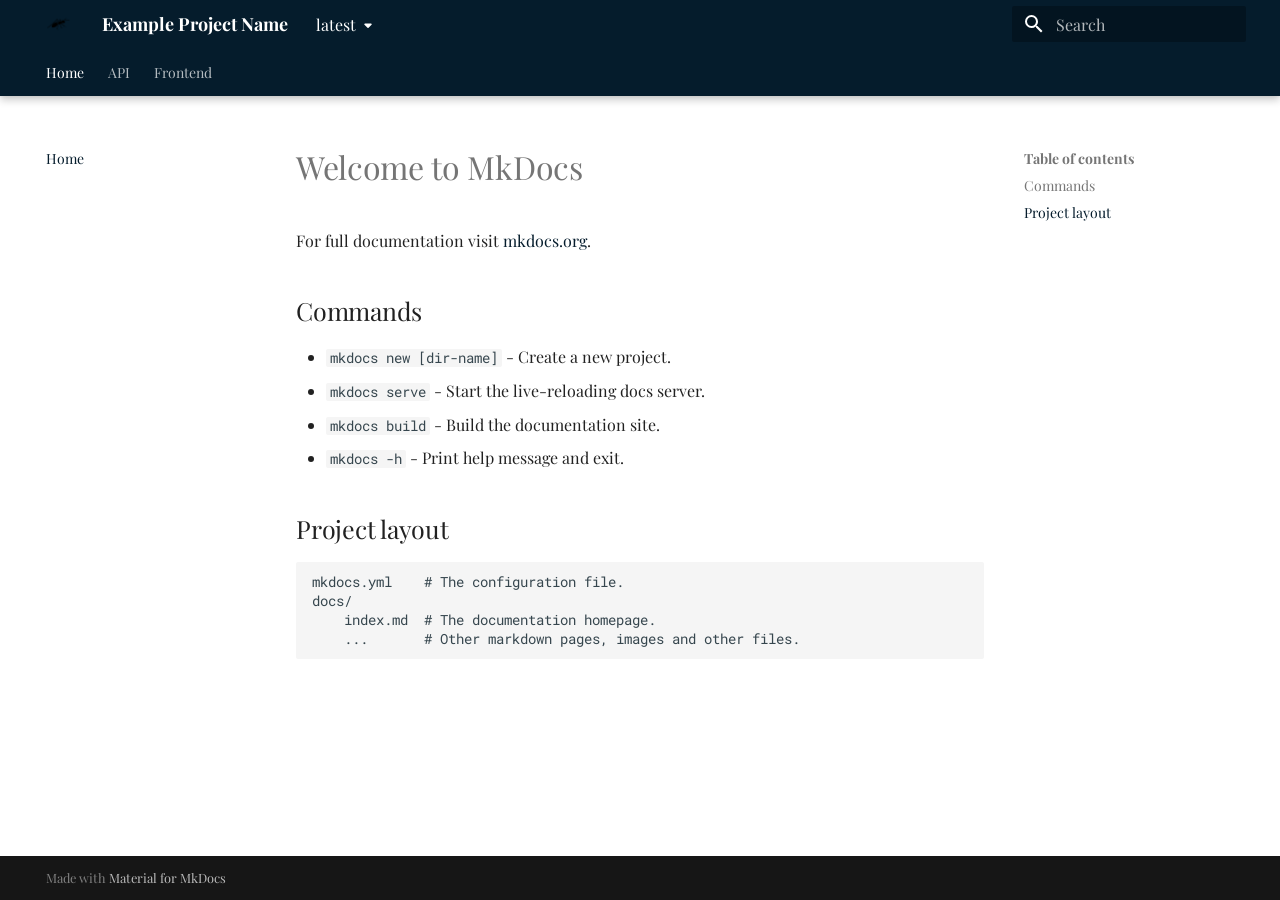
<file: index.html>
<!DOCTYPE html>
<html>
<head>
  <meta charset="utf-8">
  <title>Redirecting</title>
  <noscript>
    <meta http-equiv="refresh" content="1; url=latest/" />
  </noscript>
  <script>
    window.location.replace(
      "latest/" + window.location.search + window.location.hash
    );
  </script>
</head>
<body>
  Redirecting to <a href="latest/">latest/</a>...
</body>
</html>
</file>
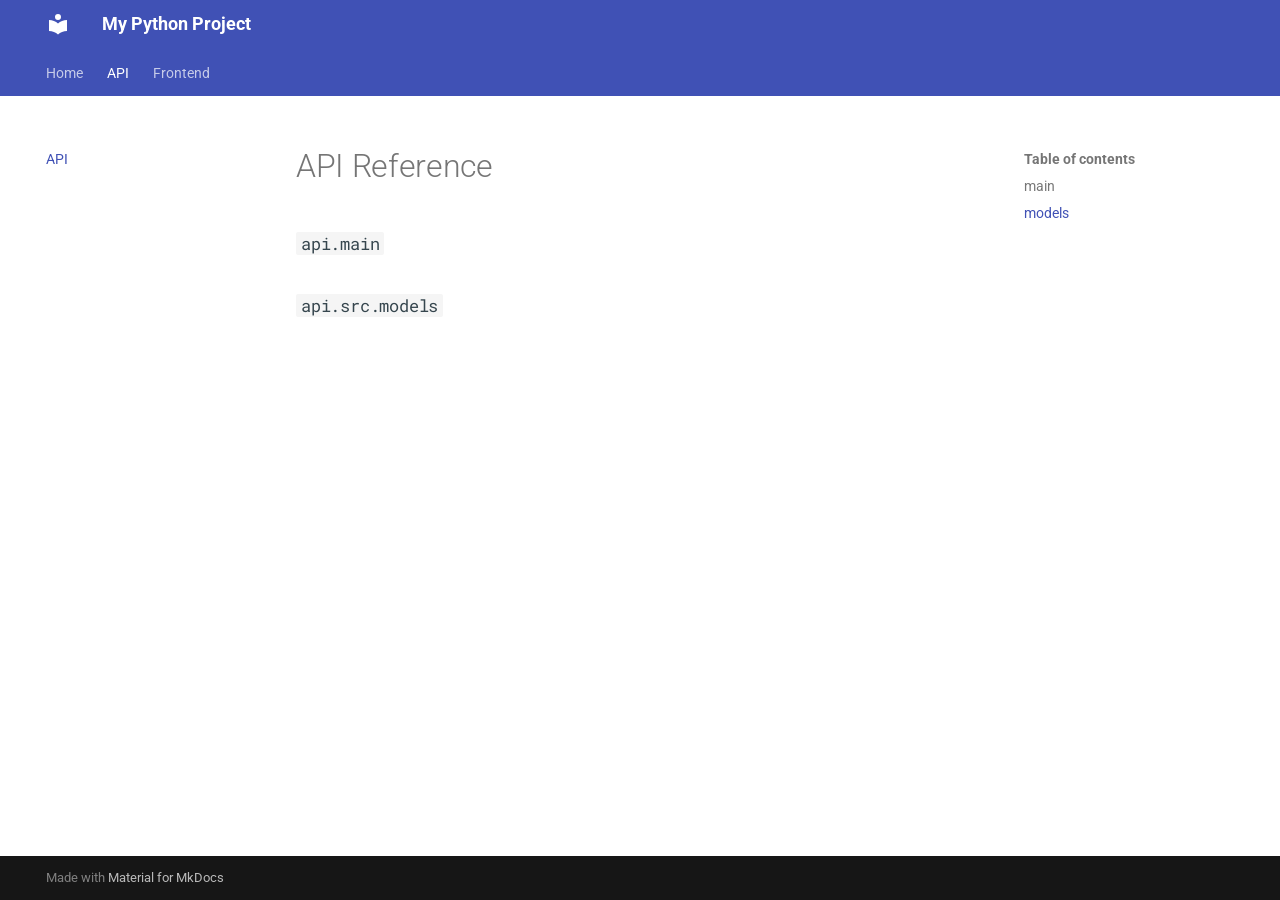
<file: api/index.html>
<!doctype html>
<html lang="en" class="no-js">
  <head>
    
      <meta charset="utf-8">
      <meta name="viewport" content="width=device-width,initial-scale=1">
      
      
      
      
        <link rel="prev" href="..">
      
      
        <link rel="next" href="../frontend/">
      
      
      <link rel="icon" href="../assets/images/favicon.png">
      <meta name="generator" content="mkdocs-1.6.1, mkdocs-material-9.6.22">
    
    
      
        <title>API - My Python Project</title>
      
    
    
      <link rel="stylesheet" href="../assets/stylesheets/main.84d31ad4.min.css">
      
      


    
    
      
    
    
      
        
        
        <link rel="preconnect" href="https://fonts.gstatic.com" crossorigin>
        <link rel="stylesheet" href="https://fonts.googleapis.com/css?family=Roboto:300,300i,400,400i,700,700i%7CRoboto+Mono:400,400i,700,700i&display=fallback">
        <style>:root{--md-text-font:"Roboto";--md-code-font:"Roboto Mono"}</style>
      
    
    
      <link rel="stylesheet" href="../assets/_mkdocstrings.css">
    
    <script>__md_scope=new URL("..",location),__md_hash=e=>[...e].reduce(((e,_)=>(e<<5)-e+_.charCodeAt(0)),0),__md_get=(e,_=localStorage,t=__md_scope)=>JSON.parse(_.getItem(t.pathname+"."+e)),__md_set=(e,_,t=localStorage,a=__md_scope)=>{try{t.setItem(a.pathname+"."+e,JSON.stringify(_))}catch(e){}}</script>
    
      

    
    
    
  </head>
  
  
    <body dir="ltr">
  
    
    <input class="md-toggle" data-md-toggle="drawer" type="checkbox" id="__drawer" autocomplete="off">
    <input class="md-toggle" data-md-toggle="search" type="checkbox" id="__search" autocomplete="off">
    <label class="md-overlay" for="__drawer"></label>
    <div data-md-component="skip">
      
        
        <a href="#api-reference" class="md-skip">
          Skip to content
        </a>
      
    </div>
    <div data-md-component="announce">
      
    </div>
    
    
      

<header class="md-header" data-md-component="header">
  <nav class="md-header__inner md-grid" aria-label="Header">
    <a href=".." title="My Python Project" class="md-header__button md-logo" aria-label="My Python Project" data-md-component="logo">
      
  
  <svg xmlns="http://www.w3.org/2000/svg" viewBox="0 0 24 24"><path d="M12 8a3 3 0 0 0 3-3 3 3 0 0 0-3-3 3 3 0 0 0-3 3 3 3 0 0 0 3 3m0 3.54C9.64 9.35 6.5 8 3 8v11c3.5 0 6.64 1.35 9 3.54 2.36-2.19 5.5-3.54 9-3.54V8c-3.5 0-6.64 1.35-9 3.54"/></svg>

    </a>
    <label class="md-header__button md-icon" for="__drawer">
      
      <svg xmlns="http://www.w3.org/2000/svg" viewBox="0 0 24 24"><path d="M3 6h18v2H3zm0 5h18v2H3zm0 5h18v2H3z"/></svg>
    </label>
    <div class="md-header__title" data-md-component="header-title">
      <div class="md-header__ellipsis">
        <div class="md-header__topic">
          <span class="md-ellipsis">
            My Python Project
          </span>
        </div>
        <div class="md-header__topic" data-md-component="header-topic">
          <span class="md-ellipsis">
            
              API
            
          </span>
        </div>
      </div>
    </div>
    
    
      <script>var palette=__md_get("__palette");if(palette&&palette.color){if("(prefers-color-scheme)"===palette.color.media){var media=matchMedia("(prefers-color-scheme: light)"),input=document.querySelector(media.matches?"[data-md-color-media='(prefers-color-scheme: light)']":"[data-md-color-media='(prefers-color-scheme: dark)']");palette.color.media=input.getAttribute("data-md-color-media"),palette.color.scheme=input.getAttribute("data-md-color-scheme"),palette.color.primary=input.getAttribute("data-md-color-primary"),palette.color.accent=input.getAttribute("data-md-color-accent")}for(var[key,value]of Object.entries(palette.color))document.body.setAttribute("data-md-color-"+key,value)}</script>
    
    
    
    
  </nav>
  
</header>
    
    <div class="md-container" data-md-component="container">
      
      
        
          
            
<nav class="md-tabs" aria-label="Tabs" data-md-component="tabs">
  <div class="md-grid">
    <ul class="md-tabs__list">
      
        
  
  
  
  
    <li class="md-tabs__item">
      <a href=".." class="md-tabs__link">
        
  
  
    
  
  Home

      </a>
    </li>
  

      
        
  
  
  
    
  
  
    <li class="md-tabs__item md-tabs__item--active">
      <a href="./" class="md-tabs__link">
        
  
  
    
  
  API

      </a>
    </li>
  

      
        
  
  
  
  
    <li class="md-tabs__item">
      <a href="../frontend/" class="md-tabs__link">
        
  
  
    
  
  Frontend

      </a>
    </li>
  

      
    </ul>
  </div>
</nav>
          
        
      
      <main class="md-main" data-md-component="main">
        <div class="md-main__inner md-grid">
          
            
              
              <div class="md-sidebar md-sidebar--primary" data-md-component="sidebar" data-md-type="navigation" >
                <div class="md-sidebar__scrollwrap">
                  <div class="md-sidebar__inner">
                    


  


<nav class="md-nav md-nav--primary md-nav--lifted" aria-label="Navigation" data-md-level="0">
  <label class="md-nav__title" for="__drawer">
    <a href=".." title="My Python Project" class="md-nav__button md-logo" aria-label="My Python Project" data-md-component="logo">
      
  
  <svg xmlns="http://www.w3.org/2000/svg" viewBox="0 0 24 24"><path d="M12 8a3 3 0 0 0 3-3 3 3 0 0 0-3-3 3 3 0 0 0-3 3 3 3 0 0 0 3 3m0 3.54C9.64 9.35 6.5 8 3 8v11c3.5 0 6.64 1.35 9 3.54 2.36-2.19 5.5-3.54 9-3.54V8c-3.5 0-6.64 1.35-9 3.54"/></svg>

    </a>
    My Python Project
  </label>
  
  <ul class="md-nav__list" data-md-scrollfix>
    
      
      
  
  
  
  
    <li class="md-nav__item">
      <a href=".." class="md-nav__link">
        
  
  
  <span class="md-ellipsis">
    Home
    
  </span>
  

      </a>
    </li>
  

    
      
      
  
  
    
  
  
  
    <li class="md-nav__item md-nav__item--active">
      
      <input class="md-nav__toggle md-toggle" type="checkbox" id="__toc">
      
      
        
      
      
        <label class="md-nav__link md-nav__link--active" for="__toc">
          
  
  
  <span class="md-ellipsis">
    API
    
  </span>
  

          <span class="md-nav__icon md-icon"></span>
        </label>
      
      <a href="./" class="md-nav__link md-nav__link--active">
        
  
  
  <span class="md-ellipsis">
    API
    
  </span>
  

      </a>
      
        

<nav class="md-nav md-nav--secondary" aria-label="Table of contents">
  
  
  
    
  
  
    <label class="md-nav__title" for="__toc">
      <span class="md-nav__icon md-icon"></span>
      Table of contents
    </label>
    <ul class="md-nav__list" data-md-component="toc" data-md-scrollfix>
      
        <li class="md-nav__item">
  <a href="#api.main" class="md-nav__link">
    <span class="md-ellipsis">
      main
    </span>
  </a>
  
</li>
      
        <li class="md-nav__item">
  <a href="#api.src.models" class="md-nav__link">
    <span class="md-ellipsis">
      models
    </span>
  </a>
  
</li>
      
    </ul>
  
</nav>
      
    </li>
  

    
      
      
  
  
  
  
    <li class="md-nav__item">
      <a href="../frontend/" class="md-nav__link">
        
  
  
  <span class="md-ellipsis">
    Frontend
    
  </span>
  

      </a>
    </li>
  

    
  </ul>
</nav>
                  </div>
                </div>
              </div>
            
            
              
              <div class="md-sidebar md-sidebar--secondary" data-md-component="sidebar" data-md-type="toc" >
                <div class="md-sidebar__scrollwrap">
                  <div class="md-sidebar__inner">
                    

<nav class="md-nav md-nav--secondary" aria-label="Table of contents">
  
  
  
    
  
  
    <label class="md-nav__title" for="__toc">
      <span class="md-nav__icon md-icon"></span>
      Table of contents
    </label>
    <ul class="md-nav__list" data-md-component="toc" data-md-scrollfix>
      
        <li class="md-nav__item">
  <a href="#api.main" class="md-nav__link">
    <span class="md-ellipsis">
      main
    </span>
  </a>
  
</li>
      
        <li class="md-nav__item">
  <a href="#api.src.models" class="md-nav__link">
    <span class="md-ellipsis">
      models
    </span>
  </a>
  
</li>
      
    </ul>
  
</nav>
                  </div>
                </div>
              </div>
            
          
          
            <div class="md-content" data-md-component="content">
              <article class="md-content__inner md-typeset">
                
                  



<h1 id="api-reference">API Reference</h1>


<div class="doc doc-object doc-module">



<h3 id="api.main" class="doc doc-heading">
            <code>api.main</code>


</h3>

    <div class="doc doc-contents first">










  <div class="doc doc-children">












  </div>

    </div>

</div>

<div class="doc doc-object doc-module">



<h3 id="api.src.models" class="doc doc-heading">
            <code>api.src.models</code>


</h3>

    <div class="doc doc-contents first">










  <div class="doc doc-children">












  </div>

    </div>

</div>












                
              </article>
            </div>
          
          
<script>var target=document.getElementById(location.hash.slice(1));target&&target.name&&(target.checked=target.name.startsWith("__tabbed_"))</script>
        </div>
        
          <button type="button" class="md-top md-icon" data-md-component="top" hidden>
  
  <svg xmlns="http://www.w3.org/2000/svg" viewBox="0 0 24 24"><path d="M13 20h-2V8l-5.5 5.5-1.42-1.42L12 4.16l7.92 7.92-1.42 1.42L13 8z"/></svg>
  Back to top
</button>
        
      </main>
      
        <footer class="md-footer">
  
  <div class="md-footer-meta md-typeset">
    <div class="md-footer-meta__inner md-grid">
      <div class="md-copyright">
  
  
    Made with
    <a href="https://squidfunk.github.io/mkdocs-material/" target="_blank" rel="noopener">
      Material for MkDocs
    </a>
  
</div>
      
    </div>
  </div>
</footer>
      
    </div>
    <div class="md-dialog" data-md-component="dialog">
      <div class="md-dialog__inner md-typeset"></div>
    </div>
    
    
    
      
      <script id="__config" type="application/json">{"base": "..", "features": ["navigation.tabs", "navigation.top"], "search": "../assets/javascripts/workers/search.973d3a69.min.js", "tags": null, "translations": {"clipboard.copied": "Copied to clipboard", "clipboard.copy": "Copy to clipboard", "search.result.more.one": "1 more on this page", "search.result.more.other": "# more on this page", "search.result.none": "No matching documents", "search.result.one": "1 matching document", "search.result.other": "# matching documents", "search.result.placeholder": "Type to start searching", "search.result.term.missing": "Missing", "select.version": "Select version"}, "version": null}</script>
    
    
      <script src="../assets/javascripts/bundle.f55a23d4.min.js"></script>
      
    
  </body>
</html>
</file>
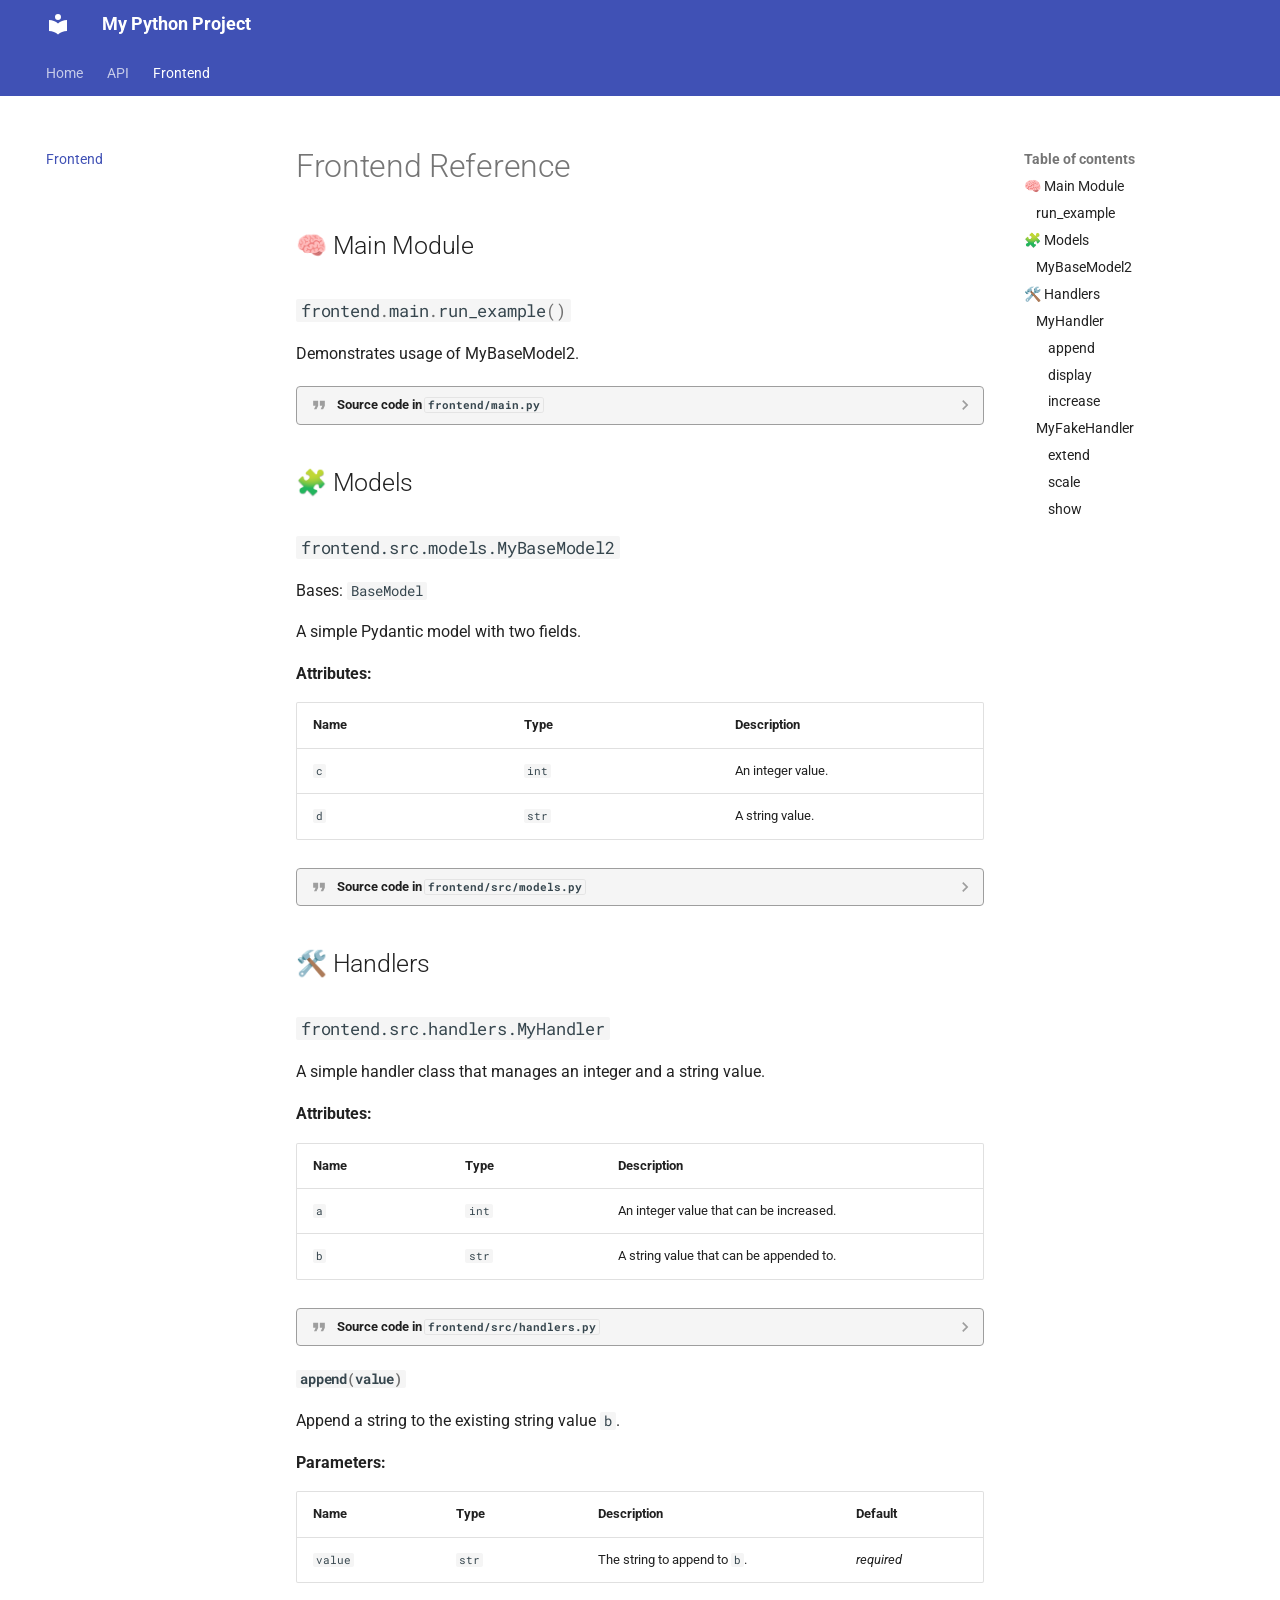
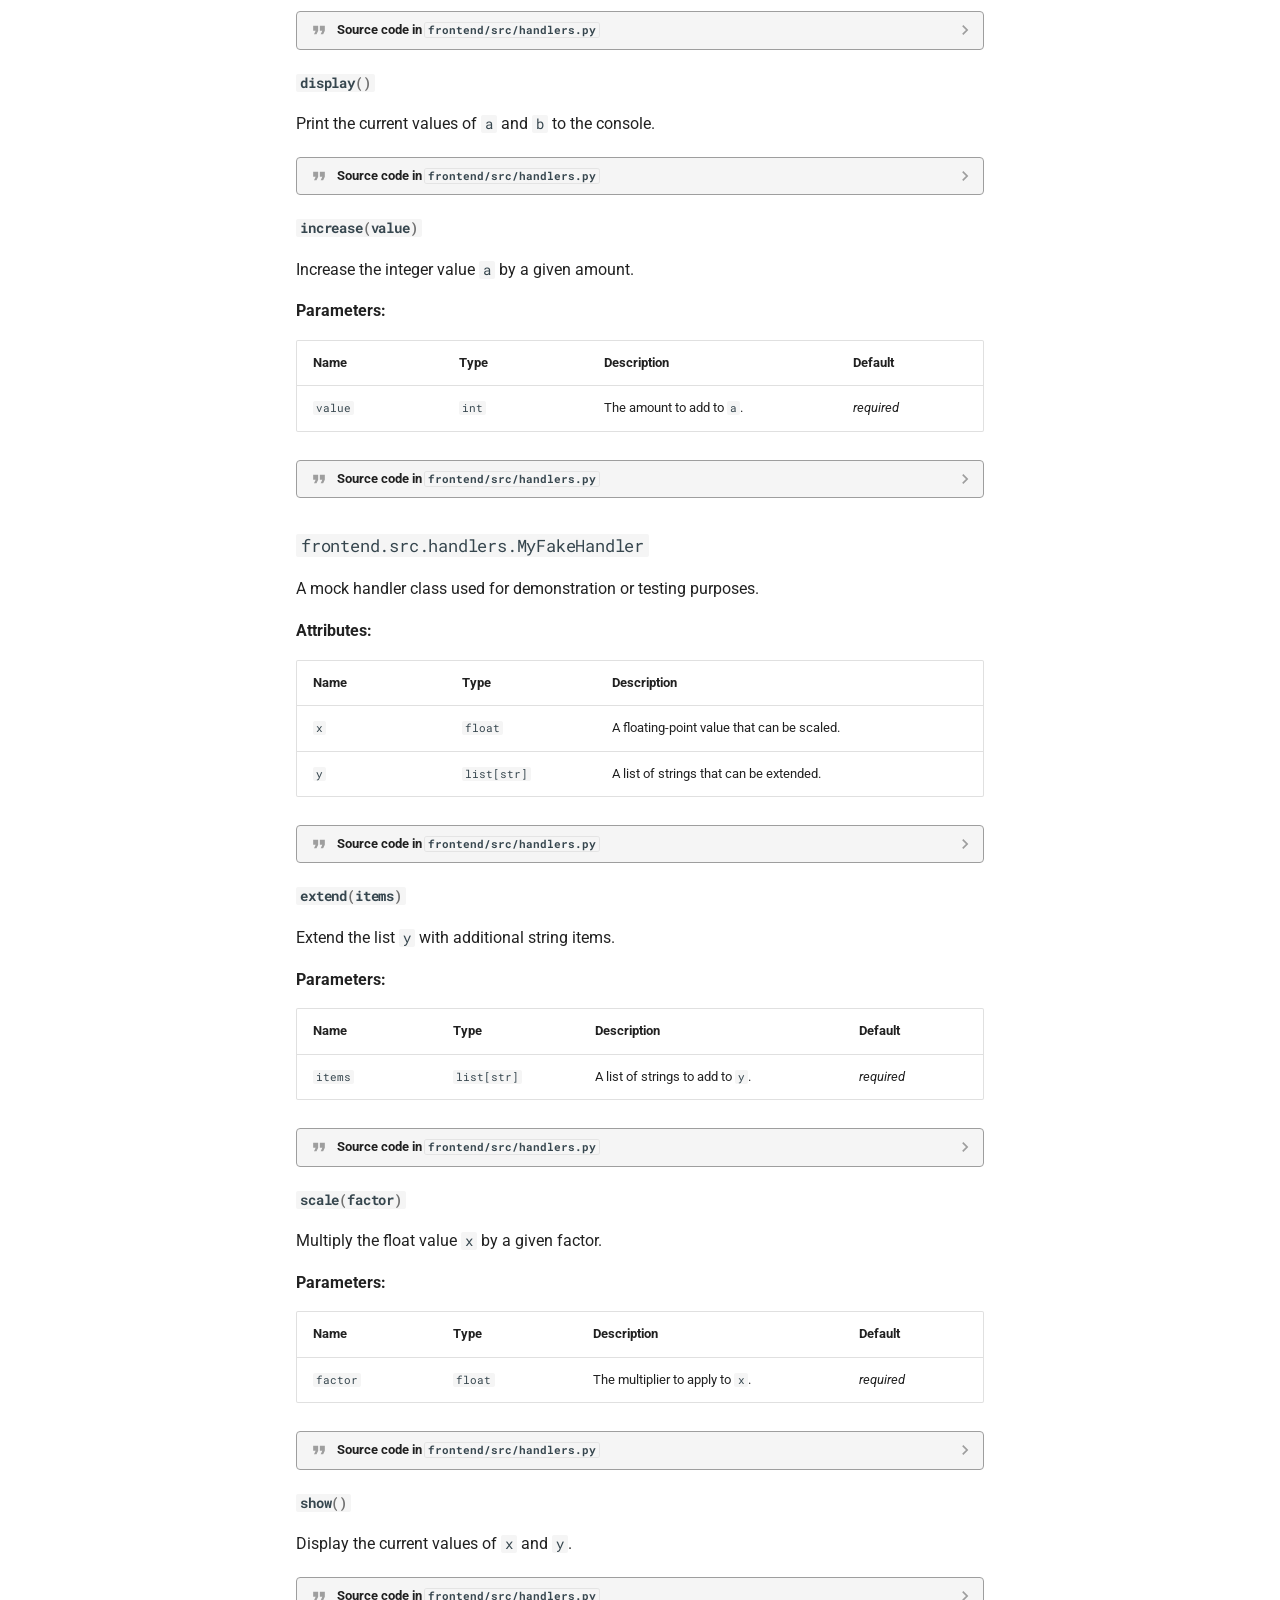
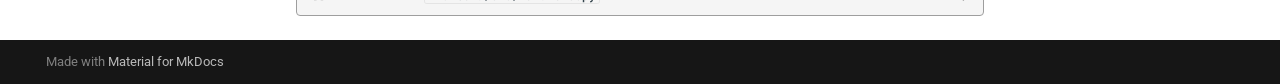
<file: frontend/index.html>
<!doctype html>
<html lang="en" class="no-js">
  <head>
    
      <meta charset="utf-8">
      <meta name="viewport" content="width=device-width,initial-scale=1">
      
      
      
      
        <link rel="prev" href="../api/">
      
      
      
      <link rel="icon" href="../assets/images/favicon.png">
      <meta name="generator" content="mkdocs-1.6.1, mkdocs-material-9.6.22">
    
    
      
        <title>Frontend - My Python Project</title>
      
    
    
      <link rel="stylesheet" href="../assets/stylesheets/main.84d31ad4.min.css">
      
      


    
    
      
    
    
      
        
        
        <link rel="preconnect" href="https://fonts.gstatic.com" crossorigin>
        <link rel="stylesheet" href="https://fonts.googleapis.com/css?family=Roboto:300,300i,400,400i,700,700i%7CRoboto+Mono:400,400i,700,700i&display=fallback">
        <style>:root{--md-text-font:"Roboto";--md-code-font:"Roboto Mono"}</style>
      
    
    
      <link rel="stylesheet" href="../assets/_mkdocstrings.css">
    
    <script>__md_scope=new URL("..",location),__md_hash=e=>[...e].reduce(((e,_)=>(e<<5)-e+_.charCodeAt(0)),0),__md_get=(e,_=localStorage,t=__md_scope)=>JSON.parse(_.getItem(t.pathname+"."+e)),__md_set=(e,_,t=localStorage,a=__md_scope)=>{try{t.setItem(a.pathname+"."+e,JSON.stringify(_))}catch(e){}}</script>
    
      

    
    
    
  </head>
  
  
    <body dir="ltr">
  
    
    <input class="md-toggle" data-md-toggle="drawer" type="checkbox" id="__drawer" autocomplete="off">
    <input class="md-toggle" data-md-toggle="search" type="checkbox" id="__search" autocomplete="off">
    <label class="md-overlay" for="__drawer"></label>
    <div data-md-component="skip">
      
        
        <a href="#frontend-reference" class="md-skip">
          Skip to content
        </a>
      
    </div>
    <div data-md-component="announce">
      
    </div>
    
    
      

<header class="md-header" data-md-component="header">
  <nav class="md-header__inner md-grid" aria-label="Header">
    <a href=".." title="My Python Project" class="md-header__button md-logo" aria-label="My Python Project" data-md-component="logo">
      
  
  <svg xmlns="http://www.w3.org/2000/svg" viewBox="0 0 24 24"><path d="M12 8a3 3 0 0 0 3-3 3 3 0 0 0-3-3 3 3 0 0 0-3 3 3 3 0 0 0 3 3m0 3.54C9.64 9.35 6.5 8 3 8v11c3.5 0 6.64 1.35 9 3.54 2.36-2.19 5.5-3.54 9-3.54V8c-3.5 0-6.64 1.35-9 3.54"/></svg>

    </a>
    <label class="md-header__button md-icon" for="__drawer">
      
      <svg xmlns="http://www.w3.org/2000/svg" viewBox="0 0 24 24"><path d="M3 6h18v2H3zm0 5h18v2H3zm0 5h18v2H3z"/></svg>
    </label>
    <div class="md-header__title" data-md-component="header-title">
      <div class="md-header__ellipsis">
        <div class="md-header__topic">
          <span class="md-ellipsis">
            My Python Project
          </span>
        </div>
        <div class="md-header__topic" data-md-component="header-topic">
          <span class="md-ellipsis">
            
              Frontend
            
          </span>
        </div>
      </div>
    </div>
    
    
      <script>var palette=__md_get("__palette");if(palette&&palette.color){if("(prefers-color-scheme)"===palette.color.media){var media=matchMedia("(prefers-color-scheme: light)"),input=document.querySelector(media.matches?"[data-md-color-media='(prefers-color-scheme: light)']":"[data-md-color-media='(prefers-color-scheme: dark)']");palette.color.media=input.getAttribute("data-md-color-media"),palette.color.scheme=input.getAttribute("data-md-color-scheme"),palette.color.primary=input.getAttribute("data-md-color-primary"),palette.color.accent=input.getAttribute("data-md-color-accent")}for(var[key,value]of Object.entries(palette.color))document.body.setAttribute("data-md-color-"+key,value)}</script>
    
    
    
    
  </nav>
  
</header>
    
    <div class="md-container" data-md-component="container">
      
      
        
          
            
<nav class="md-tabs" aria-label="Tabs" data-md-component="tabs">
  <div class="md-grid">
    <ul class="md-tabs__list">
      
        
  
  
  
  
    <li class="md-tabs__item">
      <a href=".." class="md-tabs__link">
        
  
  
    
  
  Home

      </a>
    </li>
  

      
        
  
  
  
  
    <li class="md-tabs__item">
      <a href="../api/" class="md-tabs__link">
        
  
  
    
  
  API

      </a>
    </li>
  

      
        
  
  
  
    
  
  
    <li class="md-tabs__item md-tabs__item--active">
      <a href="./" class="md-tabs__link">
        
  
  
    
  
  Frontend

      </a>
    </li>
  

      
    </ul>
  </div>
</nav>
          
        
      
      <main class="md-main" data-md-component="main">
        <div class="md-main__inner md-grid">
          
            
              
              <div class="md-sidebar md-sidebar--primary" data-md-component="sidebar" data-md-type="navigation" >
                <div class="md-sidebar__scrollwrap">
                  <div class="md-sidebar__inner">
                    


  


<nav class="md-nav md-nav--primary md-nav--lifted" aria-label="Navigation" data-md-level="0">
  <label class="md-nav__title" for="__drawer">
    <a href=".." title="My Python Project" class="md-nav__button md-logo" aria-label="My Python Project" data-md-component="logo">
      
  
  <svg xmlns="http://www.w3.org/2000/svg" viewBox="0 0 24 24"><path d="M12 8a3 3 0 0 0 3-3 3 3 0 0 0-3-3 3 3 0 0 0-3 3 3 3 0 0 0 3 3m0 3.54C9.64 9.35 6.5 8 3 8v11c3.5 0 6.64 1.35 9 3.54 2.36-2.19 5.5-3.54 9-3.54V8c-3.5 0-6.64 1.35-9 3.54"/></svg>

    </a>
    My Python Project
  </label>
  
  <ul class="md-nav__list" data-md-scrollfix>
    
      
      
  
  
  
  
    <li class="md-nav__item">
      <a href=".." class="md-nav__link">
        
  
  
  <span class="md-ellipsis">
    Home
    
  </span>
  

      </a>
    </li>
  

    
      
      
  
  
  
  
    <li class="md-nav__item">
      <a href="../api/" class="md-nav__link">
        
  
  
  <span class="md-ellipsis">
    API
    
  </span>
  

      </a>
    </li>
  

    
      
      
  
  
    
  
  
  
    <li class="md-nav__item md-nav__item--active">
      
      <input class="md-nav__toggle md-toggle" type="checkbox" id="__toc">
      
      
        
      
      
        <label class="md-nav__link md-nav__link--active" for="__toc">
          
  
  
  <span class="md-ellipsis">
    Frontend
    
  </span>
  

          <span class="md-nav__icon md-icon"></span>
        </label>
      
      <a href="./" class="md-nav__link md-nav__link--active">
        
  
  
  <span class="md-ellipsis">
    Frontend
    
  </span>
  

      </a>
      
        

<nav class="md-nav md-nav--secondary" aria-label="Table of contents">
  
  
  
    
  
  
    <label class="md-nav__title" for="__toc">
      <span class="md-nav__icon md-icon"></span>
      Table of contents
    </label>
    <ul class="md-nav__list" data-md-component="toc" data-md-scrollfix>
      
        <li class="md-nav__item">
  <a href="#main-module" class="md-nav__link">
    <span class="md-ellipsis">
      🧠 Main Module
    </span>
  </a>
  
    <nav class="md-nav" aria-label="🧠 Main Module">
      <ul class="md-nav__list">
        
          <li class="md-nav__item">
  <a href="#frontend.main.run_example" class="md-nav__link">
    <span class="md-ellipsis">
      run_example
    </span>
  </a>
  
</li>
        
      </ul>
    </nav>
  
</li>
      
        <li class="md-nav__item">
  <a href="#models" class="md-nav__link">
    <span class="md-ellipsis">
      🧩 Models
    </span>
  </a>
  
    <nav class="md-nav" aria-label="🧩 Models">
      <ul class="md-nav__list">
        
          <li class="md-nav__item">
  <a href="#frontend.src.models.MyBaseModel2" class="md-nav__link">
    <span class="md-ellipsis">
      MyBaseModel2
    </span>
  </a>
  
</li>
        
      </ul>
    </nav>
  
</li>
      
        <li class="md-nav__item">
  <a href="#handlers" class="md-nav__link">
    <span class="md-ellipsis">
      🛠️ Handlers
    </span>
  </a>
  
    <nav class="md-nav" aria-label="🛠️ Handlers">
      <ul class="md-nav__list">
        
          <li class="md-nav__item">
  <a href="#frontend.src.handlers.MyHandler" class="md-nav__link">
    <span class="md-ellipsis">
      MyHandler
    </span>
  </a>
  
    <nav class="md-nav" aria-label="MyHandler">
      <ul class="md-nav__list">
        
          <li class="md-nav__item">
  <a href="#frontend.src.handlers.MyHandler.append" class="md-nav__link">
    <span class="md-ellipsis">
      append
    </span>
  </a>
  
</li>
        
          <li class="md-nav__item">
  <a href="#frontend.src.handlers.MyHandler.display" class="md-nav__link">
    <span class="md-ellipsis">
      display
    </span>
  </a>
  
</li>
        
          <li class="md-nav__item">
  <a href="#frontend.src.handlers.MyHandler.increase" class="md-nav__link">
    <span class="md-ellipsis">
      increase
    </span>
  </a>
  
</li>
        
      </ul>
    </nav>
  
</li>
        
          <li class="md-nav__item">
  <a href="#frontend.src.handlers.MyFakeHandler" class="md-nav__link">
    <span class="md-ellipsis">
      MyFakeHandler
    </span>
  </a>
  
    <nav class="md-nav" aria-label="MyFakeHandler">
      <ul class="md-nav__list">
        
          <li class="md-nav__item">
  <a href="#frontend.src.handlers.MyFakeHandler.extend" class="md-nav__link">
    <span class="md-ellipsis">
      extend
    </span>
  </a>
  
</li>
        
          <li class="md-nav__item">
  <a href="#frontend.src.handlers.MyFakeHandler.scale" class="md-nav__link">
    <span class="md-ellipsis">
      scale
    </span>
  </a>
  
</li>
        
          <li class="md-nav__item">
  <a href="#frontend.src.handlers.MyFakeHandler.show" class="md-nav__link">
    <span class="md-ellipsis">
      show
    </span>
  </a>
  
</li>
        
      </ul>
    </nav>
  
</li>
        
      </ul>
    </nav>
  
</li>
      
    </ul>
  
</nav>
      
    </li>
  

    
  </ul>
</nav>
                  </div>
                </div>
              </div>
            
            
              
              <div class="md-sidebar md-sidebar--secondary" data-md-component="sidebar" data-md-type="toc" >
                <div class="md-sidebar__scrollwrap">
                  <div class="md-sidebar__inner">
                    

<nav class="md-nav md-nav--secondary" aria-label="Table of contents">
  
  
  
    
  
  
    <label class="md-nav__title" for="__toc">
      <span class="md-nav__icon md-icon"></span>
      Table of contents
    </label>
    <ul class="md-nav__list" data-md-component="toc" data-md-scrollfix>
      
        <li class="md-nav__item">
  <a href="#main-module" class="md-nav__link">
    <span class="md-ellipsis">
      🧠 Main Module
    </span>
  </a>
  
    <nav class="md-nav" aria-label="🧠 Main Module">
      <ul class="md-nav__list">
        
          <li class="md-nav__item">
  <a href="#frontend.main.run_example" class="md-nav__link">
    <span class="md-ellipsis">
      run_example
    </span>
  </a>
  
</li>
        
      </ul>
    </nav>
  
</li>
      
        <li class="md-nav__item">
  <a href="#models" class="md-nav__link">
    <span class="md-ellipsis">
      🧩 Models
    </span>
  </a>
  
    <nav class="md-nav" aria-label="🧩 Models">
      <ul class="md-nav__list">
        
          <li class="md-nav__item">
  <a href="#frontend.src.models.MyBaseModel2" class="md-nav__link">
    <span class="md-ellipsis">
      MyBaseModel2
    </span>
  </a>
  
</li>
        
      </ul>
    </nav>
  
</li>
      
        <li class="md-nav__item">
  <a href="#handlers" class="md-nav__link">
    <span class="md-ellipsis">
      🛠️ Handlers
    </span>
  </a>
  
    <nav class="md-nav" aria-label="🛠️ Handlers">
      <ul class="md-nav__list">
        
          <li class="md-nav__item">
  <a href="#frontend.src.handlers.MyHandler" class="md-nav__link">
    <span class="md-ellipsis">
      MyHandler
    </span>
  </a>
  
    <nav class="md-nav" aria-label="MyHandler">
      <ul class="md-nav__list">
        
          <li class="md-nav__item">
  <a href="#frontend.src.handlers.MyHandler.append" class="md-nav__link">
    <span class="md-ellipsis">
      append
    </span>
  </a>
  
</li>
        
          <li class="md-nav__item">
  <a href="#frontend.src.handlers.MyHandler.display" class="md-nav__link">
    <span class="md-ellipsis">
      display
    </span>
  </a>
  
</li>
        
          <li class="md-nav__item">
  <a href="#frontend.src.handlers.MyHandler.increase" class="md-nav__link">
    <span class="md-ellipsis">
      increase
    </span>
  </a>
  
</li>
        
      </ul>
    </nav>
  
</li>
        
          <li class="md-nav__item">
  <a href="#frontend.src.handlers.MyFakeHandler" class="md-nav__link">
    <span class="md-ellipsis">
      MyFakeHandler
    </span>
  </a>
  
    <nav class="md-nav" aria-label="MyFakeHandler">
      <ul class="md-nav__list">
        
          <li class="md-nav__item">
  <a href="#frontend.src.handlers.MyFakeHandler.extend" class="md-nav__link">
    <span class="md-ellipsis">
      extend
    </span>
  </a>
  
</li>
        
          <li class="md-nav__item">
  <a href="#frontend.src.handlers.MyFakeHandler.scale" class="md-nav__link">
    <span class="md-ellipsis">
      scale
    </span>
  </a>
  
</li>
        
          <li class="md-nav__item">
  <a href="#frontend.src.handlers.MyFakeHandler.show" class="md-nav__link">
    <span class="md-ellipsis">
      show
    </span>
  </a>
  
</li>
        
      </ul>
    </nav>
  
</li>
        
      </ul>
    </nav>
  
</li>
      
    </ul>
  
</nav>
                  </div>
                </div>
              </div>
            
          
          
            <div class="md-content" data-md-component="content">
              <article class="md-content__inner md-typeset">
                
                  



<h1 id="frontend-reference">Frontend Reference</h1>
<h2 id="main-module">🧠 Main Module</h2>


<div class="doc doc-object doc-function">


<h3 id="frontend.main.run_example" class="doc doc-heading">
            <code class="highlight language-python"><span class="n">frontend</span><span class="o">.</span><span class="n">main</span><span class="o">.</span><span class="n">run_example</span><span class="p">()</span></code>

</h3>


    <div class="doc doc-contents first">

        <p>Demonstrates usage of MyBaseModel2.</p>


            <details class="quote">
              <summary>Source code in <code>frontend/main.py</code></summary>
              <div class="highlight"><table class="highlighttable"><tr><td class="linenos"><div class="linenodiv"><pre><span></span><span class="normal">3</span>
<span class="normal">4</span>
<span class="normal">5</span>
<span class="normal">6</span>
<span class="normal">7</span>
<span class="normal">8</span></pre></div></td><td class="code"><div><pre><span></span><code><span class="k">def</span><span class="w"> </span><span class="nf">run_example</span><span class="p">()</span> <span class="o">-&gt;</span> <span class="kc">None</span><span class="p">:</span>
<span class="w">    </span><span class="sd">&quot;&quot;&quot;</span>
<span class="sd">    Demonstrates usage of MyBaseModel2.</span>
<span class="sd">    &quot;&quot;&quot;</span>
    <span class="n">alms</span> <span class="o">=</span> <span class="n">MyBaseModel2</span><span class="p">(</span><span class="n">c</span><span class="o">=</span><span class="mi">1</span><span class="p">,</span> <span class="n">d</span><span class="o">=</span><span class="s2">&quot;a&quot;</span><span class="p">)</span>
    <span class="nb">print</span><span class="p">(</span><span class="n">alms</span><span class="p">)</span>
</code></pre></div></td></tr></table></div>
            </details>
    </div>

</div><h2 id="models">🧩 Models</h2>


<div class="doc doc-object doc-class">



<h3 id="frontend.src.models.MyBaseModel2" class="doc doc-heading">
            <code>frontend.src.models.MyBaseModel2</code>


</h3>


    <div class="doc doc-contents first">
            <p class="doc doc-class-bases">
              Bases: <code><span title="pydantic.BaseModel">BaseModel</span></code></p>


        <p>A simple Pydantic model with two fields.</p>


<p><span class="doc-section-title">Attributes:</span></p>
    <table>
      <thead>
        <tr>
          <th>Name</th>
          <th>Type</th>
          <th>Description</th>
        </tr>
      </thead>
      <tbody>
          <tr class="doc-section-item">
            <td><code><span title="frontend.src.models.MyBaseModel2.c">c</span></code></td>
            <td>
                  <code><span title="int">int</span></code>
            </td>
            <td>
              <div class="doc-md-description">
                <p>An integer value.</p>
              </div>
            </td>
          </tr>
          <tr class="doc-section-item">
            <td><code><span title="frontend.src.models.MyBaseModel2.d">d</span></code></td>
            <td>
                  <code><span title="str">str</span></code>
            </td>
            <td>
              <div class="doc-md-description">
                <p>A string value.</p>
              </div>
            </td>
          </tr>
      </tbody>
    </table>








              <details class="quote">
                <summary>Source code in <code>frontend/src/models.py</code></summary>
                <div class="highlight"><table class="highlighttable"><tr><td class="linenos"><div class="linenodiv"><pre><span></span><span class="normal"> 3</span>
<span class="normal"> 4</span>
<span class="normal"> 5</span>
<span class="normal"> 6</span>
<span class="normal"> 7</span>
<span class="normal"> 8</span>
<span class="normal"> 9</span>
<span class="normal">10</span>
<span class="normal">11</span>
<span class="normal">12</span></pre></div></td><td class="code"><div><pre><span></span><code><span class="k">class</span><span class="w"> </span><span class="nc">MyBaseModel2</span><span class="p">(</span><span class="n">BaseModel</span><span class="p">):</span>
<span class="w">    </span><span class="sd">&quot;&quot;&quot;</span>
<span class="sd">    A simple Pydantic model with two fields.</span>

<span class="sd">    Attributes:</span>
<span class="sd">        c (int): An integer value.</span>
<span class="sd">        d (str): A string value.</span>
<span class="sd">    &quot;&quot;&quot;</span>
    <span class="n">c</span><span class="p">:</span> <span class="nb">int</span>
    <span class="n">d</span><span class="p">:</span> <span class="nb">str</span>
</code></pre></div></td></tr></table></div>
              </details>



  <div class="doc doc-children">












  </div>

    </div>

</div><h2 id="handlers">🛠️ Handlers</h2>


<div class="doc doc-object doc-class">



<h3 id="frontend.src.handlers.MyHandler" class="doc doc-heading">
            <code>frontend.src.handlers.MyHandler</code>


</h3>


    <div class="doc doc-contents first">


        <p>A simple handler class that manages an integer and a string value.</p>


<p><span class="doc-section-title">Attributes:</span></p>
    <table>
      <thead>
        <tr>
          <th>Name</th>
          <th>Type</th>
          <th>Description</th>
        </tr>
      </thead>
      <tbody>
          <tr class="doc-section-item">
            <td><code><span title="frontend.src.handlers.MyHandler.a">a</span></code></td>
            <td>
                  <code><span title="int">int</span></code>
            </td>
            <td>
              <div class="doc-md-description">
                <p>An integer value that can be increased.</p>
              </div>
            </td>
          </tr>
          <tr class="doc-section-item">
            <td><code><span title="frontend.src.handlers.MyHandler.b">b</span></code></td>
            <td>
                  <code><span title="str">str</span></code>
            </td>
            <td>
              <div class="doc-md-description">
                <p>A string value that can be appended to.</p>
              </div>
            </td>
          </tr>
      </tbody>
    </table>








              <details class="quote">
                <summary>Source code in <code>frontend/src/handlers.py</code></summary>
                <div class="highlight"><table class="highlighttable"><tr><td class="linenos"><div class="linenodiv"><pre><span></span><span class="normal"> 1</span>
<span class="normal"> 2</span>
<span class="normal"> 3</span>
<span class="normal"> 4</span>
<span class="normal"> 5</span>
<span class="normal"> 6</span>
<span class="normal"> 7</span>
<span class="normal"> 8</span>
<span class="normal"> 9</span>
<span class="normal">10</span>
<span class="normal">11</span>
<span class="normal">12</span>
<span class="normal">13</span>
<span class="normal">14</span>
<span class="normal">15</span>
<span class="normal">16</span>
<span class="normal">17</span>
<span class="normal">18</span>
<span class="normal">19</span>
<span class="normal">20</span>
<span class="normal">21</span>
<span class="normal">22</span>
<span class="normal">23</span>
<span class="normal">24</span>
<span class="normal">25</span>
<span class="normal">26</span>
<span class="normal">27</span>
<span class="normal">28</span>
<span class="normal">29</span>
<span class="normal">30</span>
<span class="normal">31</span>
<span class="normal">32</span>
<span class="normal">33</span>
<span class="normal">34</span>
<span class="normal">35</span>
<span class="normal">36</span></pre></div></td><td class="code"><div><pre><span></span><code><span class="k">class</span><span class="w"> </span><span class="nc">MyHandler</span><span class="p">:</span>
<span class="w">    </span><span class="sd">&quot;&quot;&quot;</span>
<span class="sd">    A simple handler class that manages an integer and a string value.</span>

<span class="sd">    Attributes:</span>
<span class="sd">        a (int): An integer value that can be increased.</span>
<span class="sd">        b (str): A string value that can be appended to.</span>
<span class="sd">    &quot;&quot;&quot;</span>

    <span class="k">def</span><span class="w"> </span><span class="fm">__init__</span><span class="p">(</span><span class="bp">self</span><span class="p">,</span> <span class="n">a</span><span class="p">:</span> <span class="nb">int</span><span class="p">,</span> <span class="n">b</span><span class="p">:</span> <span class="nb">str</span><span class="p">):</span>
        <span class="bp">self</span><span class="o">.</span><span class="n">a</span> <span class="o">=</span> <span class="n">a</span>
        <span class="bp">self</span><span class="o">.</span><span class="n">b</span> <span class="o">=</span> <span class="n">b</span>

    <span class="k">def</span><span class="w"> </span><span class="nf">display</span><span class="p">(</span><span class="bp">self</span><span class="p">)</span> <span class="o">-&gt;</span> <span class="kc">None</span><span class="p">:</span>
<span class="w">        </span><span class="sd">&quot;&quot;&quot;</span>
<span class="sd">        Print the current values of `a` and `b` to the console.</span>
<span class="sd">        &quot;&quot;&quot;</span>
        <span class="nb">print</span><span class="p">(</span><span class="bp">self</span><span class="o">.</span><span class="n">a</span><span class="p">,</span> <span class="bp">self</span><span class="o">.</span><span class="n">b</span><span class="p">)</span>

    <span class="k">def</span><span class="w"> </span><span class="nf">increase</span><span class="p">(</span><span class="bp">self</span><span class="p">,</span> <span class="n">value</span><span class="p">:</span> <span class="nb">int</span><span class="p">)</span> <span class="o">-&gt;</span> <span class="kc">None</span><span class="p">:</span>
<span class="w">        </span><span class="sd">&quot;&quot;&quot;</span>
<span class="sd">        Increase the integer value `a` by a given amount.</span>

<span class="sd">        Args:</span>
<span class="sd">            value (int): The amount to add to `a`.</span>
<span class="sd">        &quot;&quot;&quot;</span>
        <span class="bp">self</span><span class="o">.</span><span class="n">a</span> <span class="o">+=</span> <span class="n">value</span>

    <span class="k">def</span><span class="w"> </span><span class="nf">append</span><span class="p">(</span><span class="bp">self</span><span class="p">,</span> <span class="n">value</span><span class="p">:</span> <span class="nb">str</span><span class="p">)</span> <span class="o">-&gt;</span> <span class="kc">None</span><span class="p">:</span>
<span class="w">        </span><span class="sd">&quot;&quot;&quot;</span>
<span class="sd">        Append a string to the existing string value `b`.</span>

<span class="sd">        Args:</span>
<span class="sd">            value (str): The string to append to `b`.</span>
<span class="sd">        &quot;&quot;&quot;</span>
        <span class="bp">self</span><span class="o">.</span><span class="n">b</span> <span class="o">+=</span> <span class="n">value</span>
</code></pre></div></td></tr></table></div>
              </details>



  <div class="doc doc-children">










<div class="doc doc-object doc-function">


<h4 id="frontend.src.handlers.MyHandler.append" class="doc doc-heading">
            <code class="highlight language-python"><span class="n">append</span><span class="p">(</span><span class="n">value</span><span class="p">)</span></code>

</h4>


    <div class="doc doc-contents ">

        <p>Append a string to the existing string value <code>b</code>.</p>


<p><span class="doc-section-title">Parameters:</span></p>
    <table>
      <thead>
        <tr>
          <th>Name</th>
          <th>Type</th>
          <th>Description</th>
          <th>Default</th>
        </tr>
      </thead>
      <tbody>
          <tr class="doc-section-item">
            <td>
                <code>value</code>
            </td>
            <td>
                  <code><span title="str">str</span></code>
            </td>
            <td>
              <div class="doc-md-description">
                <p>The string to append to <code>b</code>.</p>
              </div>
            </td>
            <td>
                <em>required</em>
            </td>
          </tr>
      </tbody>
    </table>


            <details class="quote">
              <summary>Source code in <code>frontend/src/handlers.py</code></summary>
              <div class="highlight"><table class="highlighttable"><tr><td class="linenos"><div class="linenodiv"><pre><span></span><span class="normal">29</span>
<span class="normal">30</span>
<span class="normal">31</span>
<span class="normal">32</span>
<span class="normal">33</span>
<span class="normal">34</span>
<span class="normal">35</span>
<span class="normal">36</span></pre></div></td><td class="code"><div><pre><span></span><code><span class="k">def</span><span class="w"> </span><span class="nf">append</span><span class="p">(</span><span class="bp">self</span><span class="p">,</span> <span class="n">value</span><span class="p">:</span> <span class="nb">str</span><span class="p">)</span> <span class="o">-&gt;</span> <span class="kc">None</span><span class="p">:</span>
<span class="w">    </span><span class="sd">&quot;&quot;&quot;</span>
<span class="sd">    Append a string to the existing string value `b`.</span>

<span class="sd">    Args:</span>
<span class="sd">        value (str): The string to append to `b`.</span>
<span class="sd">    &quot;&quot;&quot;</span>
    <span class="bp">self</span><span class="o">.</span><span class="n">b</span> <span class="o">+=</span> <span class="n">value</span>
</code></pre></div></td></tr></table></div>
            </details>
    </div>

</div>

<div class="doc doc-object doc-function">


<h4 id="frontend.src.handlers.MyHandler.display" class="doc doc-heading">
            <code class="highlight language-python"><span class="n">display</span><span class="p">()</span></code>

</h4>


    <div class="doc doc-contents ">

        <p>Print the current values of <code>a</code> and <code>b</code> to the console.</p>


            <details class="quote">
              <summary>Source code in <code>frontend/src/handlers.py</code></summary>
              <div class="highlight"><table class="highlighttable"><tr><td class="linenos"><div class="linenodiv"><pre><span></span><span class="normal">14</span>
<span class="normal">15</span>
<span class="normal">16</span>
<span class="normal">17</span>
<span class="normal">18</span></pre></div></td><td class="code"><div><pre><span></span><code><span class="k">def</span><span class="w"> </span><span class="nf">display</span><span class="p">(</span><span class="bp">self</span><span class="p">)</span> <span class="o">-&gt;</span> <span class="kc">None</span><span class="p">:</span>
<span class="w">    </span><span class="sd">&quot;&quot;&quot;</span>
<span class="sd">    Print the current values of `a` and `b` to the console.</span>
<span class="sd">    &quot;&quot;&quot;</span>
    <span class="nb">print</span><span class="p">(</span><span class="bp">self</span><span class="o">.</span><span class="n">a</span><span class="p">,</span> <span class="bp">self</span><span class="o">.</span><span class="n">b</span><span class="p">)</span>
</code></pre></div></td></tr></table></div>
            </details>
    </div>

</div>

<div class="doc doc-object doc-function">


<h4 id="frontend.src.handlers.MyHandler.increase" class="doc doc-heading">
            <code class="highlight language-python"><span class="n">increase</span><span class="p">(</span><span class="n">value</span><span class="p">)</span></code>

</h4>


    <div class="doc doc-contents ">

        <p>Increase the integer value <code>a</code> by a given amount.</p>


<p><span class="doc-section-title">Parameters:</span></p>
    <table>
      <thead>
        <tr>
          <th>Name</th>
          <th>Type</th>
          <th>Description</th>
          <th>Default</th>
        </tr>
      </thead>
      <tbody>
          <tr class="doc-section-item">
            <td>
                <code>value</code>
            </td>
            <td>
                  <code><span title="int">int</span></code>
            </td>
            <td>
              <div class="doc-md-description">
                <p>The amount to add to <code>a</code>.</p>
              </div>
            </td>
            <td>
                <em>required</em>
            </td>
          </tr>
      </tbody>
    </table>


            <details class="quote">
              <summary>Source code in <code>frontend/src/handlers.py</code></summary>
              <div class="highlight"><table class="highlighttable"><tr><td class="linenos"><div class="linenodiv"><pre><span></span><span class="normal">20</span>
<span class="normal">21</span>
<span class="normal">22</span>
<span class="normal">23</span>
<span class="normal">24</span>
<span class="normal">25</span>
<span class="normal">26</span>
<span class="normal">27</span></pre></div></td><td class="code"><div><pre><span></span><code><span class="k">def</span><span class="w"> </span><span class="nf">increase</span><span class="p">(</span><span class="bp">self</span><span class="p">,</span> <span class="n">value</span><span class="p">:</span> <span class="nb">int</span><span class="p">)</span> <span class="o">-&gt;</span> <span class="kc">None</span><span class="p">:</span>
<span class="w">    </span><span class="sd">&quot;&quot;&quot;</span>
<span class="sd">    Increase the integer value `a` by a given amount.</span>

<span class="sd">    Args:</span>
<span class="sd">        value (int): The amount to add to `a`.</span>
<span class="sd">    &quot;&quot;&quot;</span>
    <span class="bp">self</span><span class="o">.</span><span class="n">a</span> <span class="o">+=</span> <span class="n">value</span>
</code></pre></div></td></tr></table></div>
            </details>
    </div>

</div>



  </div>

    </div>

</div>

<div class="doc doc-object doc-class">



<h3 id="frontend.src.handlers.MyFakeHandler" class="doc doc-heading">
            <code>frontend.src.handlers.MyFakeHandler</code>


</h3>


    <div class="doc doc-contents first">


        <p>A mock handler class used for demonstration or testing purposes.</p>


<p><span class="doc-section-title">Attributes:</span></p>
    <table>
      <thead>
        <tr>
          <th>Name</th>
          <th>Type</th>
          <th>Description</th>
        </tr>
      </thead>
      <tbody>
          <tr class="doc-section-item">
            <td><code><span title="frontend.src.handlers.MyFakeHandler.x">x</span></code></td>
            <td>
                  <code><span title="float">float</span></code>
            </td>
            <td>
              <div class="doc-md-description">
                <p>A floating-point value that can be scaled.</p>
              </div>
            </td>
          </tr>
          <tr class="doc-section-item">
            <td><code><span title="frontend.src.handlers.MyFakeHandler.y">y</span></code></td>
            <td>
                  <code><span title="list">list</span>[<span title="str">str</span>]</code>
            </td>
            <td>
              <div class="doc-md-description">
                <p>A list of strings that can be extended.</p>
              </div>
            </td>
          </tr>
      </tbody>
    </table>








              <details class="quote">
                <summary>Source code in <code>frontend/src/handlers.py</code></summary>
                <div class="highlight"><table class="highlighttable"><tr><td class="linenos"><div class="linenodiv"><pre><span></span><span class="normal">39</span>
<span class="normal">40</span>
<span class="normal">41</span>
<span class="normal">42</span>
<span class="normal">43</span>
<span class="normal">44</span>
<span class="normal">45</span>
<span class="normal">46</span>
<span class="normal">47</span>
<span class="normal">48</span>
<span class="normal">49</span>
<span class="normal">50</span>
<span class="normal">51</span>
<span class="normal">52</span>
<span class="normal">53</span>
<span class="normal">54</span>
<span class="normal">55</span>
<span class="normal">56</span>
<span class="normal">57</span>
<span class="normal">58</span>
<span class="normal">59</span>
<span class="normal">60</span>
<span class="normal">61</span>
<span class="normal">62</span>
<span class="normal">63</span>
<span class="normal">64</span>
<span class="normal">65</span>
<span class="normal">66</span>
<span class="normal">67</span>
<span class="normal">68</span>
<span class="normal">69</span>
<span class="normal">70</span>
<span class="normal">71</span>
<span class="normal">72</span>
<span class="normal">73</span>
<span class="normal">74</span></pre></div></td><td class="code"><div><pre><span></span><code><span class="k">class</span><span class="w"> </span><span class="nc">MyFakeHandler</span><span class="p">:</span>
<span class="w">    </span><span class="sd">&quot;&quot;&quot;</span>
<span class="sd">    A mock handler class used for demonstration or testing purposes.</span>

<span class="sd">    Attributes:</span>
<span class="sd">        x (float): A floating-point value that can be scaled.</span>
<span class="sd">        y (list[str]): A list of strings that can be extended.</span>
<span class="sd">    &quot;&quot;&quot;</span>

    <span class="k">def</span><span class="w"> </span><span class="fm">__init__</span><span class="p">(</span><span class="bp">self</span><span class="p">,</span> <span class="n">x</span><span class="p">:</span> <span class="nb">float</span><span class="p">,</span> <span class="n">y</span><span class="p">:</span> <span class="nb">list</span><span class="p">[</span><span class="nb">str</span><span class="p">]):</span>
        <span class="bp">self</span><span class="o">.</span><span class="n">x</span> <span class="o">=</span> <span class="n">x</span>
        <span class="bp">self</span><span class="o">.</span><span class="n">y</span> <span class="o">=</span> <span class="n">y</span>

    <span class="k">def</span><span class="w"> </span><span class="nf">show</span><span class="p">(</span><span class="bp">self</span><span class="p">)</span> <span class="o">-&gt;</span> <span class="kc">None</span><span class="p">:</span>
<span class="w">        </span><span class="sd">&quot;&quot;&quot;</span>
<span class="sd">        Display the current values of `x` and `y`.</span>
<span class="sd">        &quot;&quot;&quot;</span>
        <span class="nb">print</span><span class="p">(</span><span class="sa">f</span><span class="s2">&quot;x: </span><span class="si">{</span><span class="bp">self</span><span class="o">.</span><span class="n">x</span><span class="si">}</span><span class="s2">, y: </span><span class="si">{</span><span class="bp">self</span><span class="o">.</span><span class="n">y</span><span class="si">}</span><span class="s2">&quot;</span><span class="p">)</span>

    <span class="k">def</span><span class="w"> </span><span class="nf">scale</span><span class="p">(</span><span class="bp">self</span><span class="p">,</span> <span class="n">factor</span><span class="p">:</span> <span class="nb">float</span><span class="p">)</span> <span class="o">-&gt;</span> <span class="kc">None</span><span class="p">:</span>
<span class="w">        </span><span class="sd">&quot;&quot;&quot;</span>
<span class="sd">        Multiply the float value `x` by a given factor.</span>

<span class="sd">        Args:</span>
<span class="sd">            factor (float): The multiplier to apply to `x`.</span>
<span class="sd">        &quot;&quot;&quot;</span>
        <span class="bp">self</span><span class="o">.</span><span class="n">x</span> <span class="o">*=</span> <span class="n">factor</span>

    <span class="k">def</span><span class="w"> </span><span class="nf">extend</span><span class="p">(</span><span class="bp">self</span><span class="p">,</span> <span class="n">items</span><span class="p">:</span> <span class="nb">list</span><span class="p">[</span><span class="nb">str</span><span class="p">])</span> <span class="o">-&gt;</span> <span class="kc">None</span><span class="p">:</span>
<span class="w">        </span><span class="sd">&quot;&quot;&quot;</span>
<span class="sd">        Extend the list `y` with additional string items.</span>

<span class="sd">        Args:</span>
<span class="sd">            items (list[str]): A list of strings to add to `y`.</span>
<span class="sd">        &quot;&quot;&quot;</span>
        <span class="bp">self</span><span class="o">.</span><span class="n">y</span><span class="o">.</span><span class="n">extend</span><span class="p">(</span><span class="n">items</span><span class="p">)</span>
</code></pre></div></td></tr></table></div>
              </details>



  <div class="doc doc-children">










<div class="doc doc-object doc-function">


<h4 id="frontend.src.handlers.MyFakeHandler.extend" class="doc doc-heading">
            <code class="highlight language-python"><span class="n">extend</span><span class="p">(</span><span class="n">items</span><span class="p">)</span></code>

</h4>


    <div class="doc doc-contents ">

        <p>Extend the list <code>y</code> with additional string items.</p>


<p><span class="doc-section-title">Parameters:</span></p>
    <table>
      <thead>
        <tr>
          <th>Name</th>
          <th>Type</th>
          <th>Description</th>
          <th>Default</th>
        </tr>
      </thead>
      <tbody>
          <tr class="doc-section-item">
            <td>
                <code>items</code>
            </td>
            <td>
                  <code><span title="list">list</span>[<span title="str">str</span>]</code>
            </td>
            <td>
              <div class="doc-md-description">
                <p>A list of strings to add to <code>y</code>.</p>
              </div>
            </td>
            <td>
                <em>required</em>
            </td>
          </tr>
      </tbody>
    </table>


            <details class="quote">
              <summary>Source code in <code>frontend/src/handlers.py</code></summary>
              <div class="highlight"><table class="highlighttable"><tr><td class="linenos"><div class="linenodiv"><pre><span></span><span class="normal">67</span>
<span class="normal">68</span>
<span class="normal">69</span>
<span class="normal">70</span>
<span class="normal">71</span>
<span class="normal">72</span>
<span class="normal">73</span>
<span class="normal">74</span></pre></div></td><td class="code"><div><pre><span></span><code><span class="k">def</span><span class="w"> </span><span class="nf">extend</span><span class="p">(</span><span class="bp">self</span><span class="p">,</span> <span class="n">items</span><span class="p">:</span> <span class="nb">list</span><span class="p">[</span><span class="nb">str</span><span class="p">])</span> <span class="o">-&gt;</span> <span class="kc">None</span><span class="p">:</span>
<span class="w">    </span><span class="sd">&quot;&quot;&quot;</span>
<span class="sd">    Extend the list `y` with additional string items.</span>

<span class="sd">    Args:</span>
<span class="sd">        items (list[str]): A list of strings to add to `y`.</span>
<span class="sd">    &quot;&quot;&quot;</span>
    <span class="bp">self</span><span class="o">.</span><span class="n">y</span><span class="o">.</span><span class="n">extend</span><span class="p">(</span><span class="n">items</span><span class="p">)</span>
</code></pre></div></td></tr></table></div>
            </details>
    </div>

</div>

<div class="doc doc-object doc-function">


<h4 id="frontend.src.handlers.MyFakeHandler.scale" class="doc doc-heading">
            <code class="highlight language-python"><span class="n">scale</span><span class="p">(</span><span class="n">factor</span><span class="p">)</span></code>

</h4>


    <div class="doc doc-contents ">

        <p>Multiply the float value <code>x</code> by a given factor.</p>


<p><span class="doc-section-title">Parameters:</span></p>
    <table>
      <thead>
        <tr>
          <th>Name</th>
          <th>Type</th>
          <th>Description</th>
          <th>Default</th>
        </tr>
      </thead>
      <tbody>
          <tr class="doc-section-item">
            <td>
                <code>factor</code>
            </td>
            <td>
                  <code><span title="float">float</span></code>
            </td>
            <td>
              <div class="doc-md-description">
                <p>The multiplier to apply to <code>x</code>.</p>
              </div>
            </td>
            <td>
                <em>required</em>
            </td>
          </tr>
      </tbody>
    </table>


            <details class="quote">
              <summary>Source code in <code>frontend/src/handlers.py</code></summary>
              <div class="highlight"><table class="highlighttable"><tr><td class="linenos"><div class="linenodiv"><pre><span></span><span class="normal">58</span>
<span class="normal">59</span>
<span class="normal">60</span>
<span class="normal">61</span>
<span class="normal">62</span>
<span class="normal">63</span>
<span class="normal">64</span>
<span class="normal">65</span></pre></div></td><td class="code"><div><pre><span></span><code><span class="k">def</span><span class="w"> </span><span class="nf">scale</span><span class="p">(</span><span class="bp">self</span><span class="p">,</span> <span class="n">factor</span><span class="p">:</span> <span class="nb">float</span><span class="p">)</span> <span class="o">-&gt;</span> <span class="kc">None</span><span class="p">:</span>
<span class="w">    </span><span class="sd">&quot;&quot;&quot;</span>
<span class="sd">    Multiply the float value `x` by a given factor.</span>

<span class="sd">    Args:</span>
<span class="sd">        factor (float): The multiplier to apply to `x`.</span>
<span class="sd">    &quot;&quot;&quot;</span>
    <span class="bp">self</span><span class="o">.</span><span class="n">x</span> <span class="o">*=</span> <span class="n">factor</span>
</code></pre></div></td></tr></table></div>
            </details>
    </div>

</div>

<div class="doc doc-object doc-function">


<h4 id="frontend.src.handlers.MyFakeHandler.show" class="doc doc-heading">
            <code class="highlight language-python"><span class="n">show</span><span class="p">()</span></code>

</h4>


    <div class="doc doc-contents ">

        <p>Display the current values of <code>x</code> and <code>y</code>.</p>


            <details class="quote">
              <summary>Source code in <code>frontend/src/handlers.py</code></summary>
              <div class="highlight"><table class="highlighttable"><tr><td class="linenos"><div class="linenodiv"><pre><span></span><span class="normal">52</span>
<span class="normal">53</span>
<span class="normal">54</span>
<span class="normal">55</span>
<span class="normal">56</span></pre></div></td><td class="code"><div><pre><span></span><code><span class="k">def</span><span class="w"> </span><span class="nf">show</span><span class="p">(</span><span class="bp">self</span><span class="p">)</span> <span class="o">-&gt;</span> <span class="kc">None</span><span class="p">:</span>
<span class="w">    </span><span class="sd">&quot;&quot;&quot;</span>
<span class="sd">    Display the current values of `x` and `y`.</span>
<span class="sd">    &quot;&quot;&quot;</span>
    <span class="nb">print</span><span class="p">(</span><span class="sa">f</span><span class="s2">&quot;x: </span><span class="si">{</span><span class="bp">self</span><span class="o">.</span><span class="n">x</span><span class="si">}</span><span class="s2">, y: </span><span class="si">{</span><span class="bp">self</span><span class="o">.</span><span class="n">y</span><span class="si">}</span><span class="s2">&quot;</span><span class="p">)</span>
</code></pre></div></td></tr></table></div>
            </details>
    </div>

</div>



  </div>

    </div>

</div>












                
              </article>
            </div>
          
          
<script>var target=document.getElementById(location.hash.slice(1));target&&target.name&&(target.checked=target.name.startsWith("__tabbed_"))</script>
        </div>
        
          <button type="button" class="md-top md-icon" data-md-component="top" hidden>
  
  <svg xmlns="http://www.w3.org/2000/svg" viewBox="0 0 24 24"><path d="M13 20h-2V8l-5.5 5.5-1.42-1.42L12 4.16l7.92 7.92-1.42 1.42L13 8z"/></svg>
  Back to top
</button>
        
      </main>
      
        <footer class="md-footer">
  
  <div class="md-footer-meta md-typeset">
    <div class="md-footer-meta__inner md-grid">
      <div class="md-copyright">
  
  
    Made with
    <a href="https://squidfunk.github.io/mkdocs-material/" target="_blank" rel="noopener">
      Material for MkDocs
    </a>
  
</div>
      
    </div>
  </div>
</footer>
      
    </div>
    <div class="md-dialog" data-md-component="dialog">
      <div class="md-dialog__inner md-typeset"></div>
    </div>
    
    
    
      
      <script id="__config" type="application/json">{"base": "..", "features": ["navigation.tabs", "navigation.top"], "search": "../assets/javascripts/workers/search.973d3a69.min.js", "tags": null, "translations": {"clipboard.copied": "Copied to clipboard", "clipboard.copy": "Copy to clipboard", "search.result.more.one": "1 more on this page", "search.result.more.other": "# more on this page", "search.result.none": "No matching documents", "search.result.one": "1 matching document", "search.result.other": "# matching documents", "search.result.placeholder": "Type to start searching", "search.result.term.missing": "Missing", "select.version": "Select version"}, "version": null}</script>
    
    
      <script src="../assets/javascripts/bundle.f55a23d4.min.js"></script>
      
    
  </body>
</html>
</file>
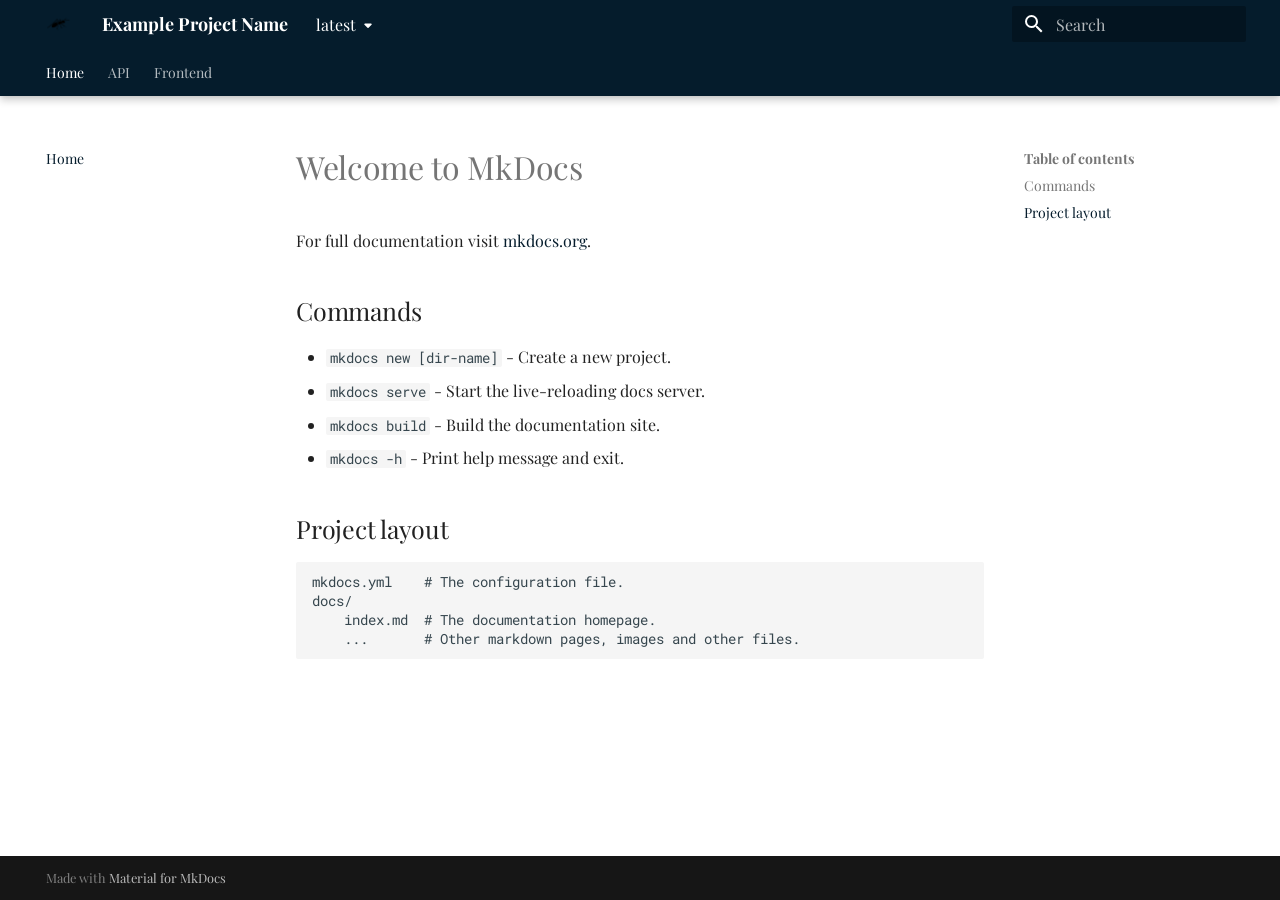
<file: latest/index.html>
<!doctype html>
<html lang="en" class="no-js">
  <head>
    
      <meta charset="utf-8">
      <meta name="viewport" content="width=device-width,initial-scale=1">
      
      
      
      
      
        <link rel="next" href="api/">
      
      
      <link rel="icon" href="images/favicon.png">
      <meta name="generator" content="mkdocs-1.6.1, mkdocs-material-9.6.22">
    
    
      
        <title>Example Project Name</title>
      
    
    
      <link rel="stylesheet" href="assets/stylesheets/main.84d31ad4.min.css">
      
      


    
    
      
    
    
      
        
        
        <link rel="preconnect" href="https://fonts.gstatic.com" crossorigin>
        <link rel="stylesheet" href="https://fonts.googleapis.com/css?family=Playfair+Display:300,300i,400,400i,700,700i%7CRoboto+Mono:400,400i,700,700i&display=fallback">
        <style>:root{--md-text-font:"Playfair Display";--md-code-font:"Roboto Mono"}</style>
      
    
    
      <link rel="stylesheet" href="assets/_mkdocstrings.css">
    
      <link rel="stylesheet" href="stylesheets/extra.css">
    
    <script>__md_scope=new URL(".",location),__md_hash=e=>[...e].reduce(((e,_)=>(e<<5)-e+_.charCodeAt(0)),0),__md_get=(e,_=localStorage,t=__md_scope)=>JSON.parse(_.getItem(t.pathname+"."+e)),__md_set=(e,_,t=localStorage,a=__md_scope)=>{try{t.setItem(a.pathname+"."+e,JSON.stringify(_))}catch(e){}}</script>
    
      

    
    
    
  </head>
  
  
    <body dir="ltr">
  
    
    <input class="md-toggle" data-md-toggle="drawer" type="checkbox" id="__drawer" autocomplete="off">
    <input class="md-toggle" data-md-toggle="search" type="checkbox" id="__search" autocomplete="off">
    <label class="md-overlay" for="__drawer"></label>
    <div data-md-component="skip">
      
        
        <a href="#welcome-to-mkdocs" class="md-skip">
          Skip to content
        </a>
      
    </div>
    <div data-md-component="announce">
      
    </div>
    
      <div data-md-color-scheme="default" data-md-component="outdated" hidden>
        
      </div>
    
    
      

  

<header class="md-header md-header--shadow md-header--lifted" data-md-component="header">
  <nav class="md-header__inner md-grid" aria-label="Header">
    <a href="." title="Example Project Name" class="md-header__button md-logo" aria-label="Example Project Name" data-md-component="logo">
      
  <img src="images/favicon.png" alt="logo">

    </a>
    <label class="md-header__button md-icon" for="__drawer">
      
      <svg xmlns="http://www.w3.org/2000/svg" viewBox="0 0 24 24"><path d="M3 6h18v2H3zm0 5h18v2H3zm0 5h18v2H3z"/></svg>
    </label>
    <div class="md-header__title" data-md-component="header-title">
      <div class="md-header__ellipsis">
        <div class="md-header__topic">
          <span class="md-ellipsis">
            Example Project Name
          </span>
        </div>
        <div class="md-header__topic" data-md-component="header-topic">
          <span class="md-ellipsis">
            
              Home
            
          </span>
        </div>
      </div>
    </div>
    
    
      <script>var palette=__md_get("__palette");if(palette&&palette.color){if("(prefers-color-scheme)"===palette.color.media){var media=matchMedia("(prefers-color-scheme: light)"),input=document.querySelector(media.matches?"[data-md-color-media='(prefers-color-scheme: light)']":"[data-md-color-media='(prefers-color-scheme: dark)']");palette.color.media=input.getAttribute("data-md-color-media"),palette.color.scheme=input.getAttribute("data-md-color-scheme"),palette.color.primary=input.getAttribute("data-md-color-primary"),palette.color.accent=input.getAttribute("data-md-color-accent")}for(var[key,value]of Object.entries(palette.color))document.body.setAttribute("data-md-color-"+key,value)}</script>
    
    
    
      
      
        <label class="md-header__button md-icon" for="__search">
          
          <svg xmlns="http://www.w3.org/2000/svg" viewBox="0 0 24 24"><path d="M9.5 3A6.5 6.5 0 0 1 16 9.5c0 1.61-.59 3.09-1.56 4.23l.27.27h.79l5 5-1.5 1.5-5-5v-.79l-.27-.27A6.52 6.52 0 0 1 9.5 16 6.5 6.5 0 0 1 3 9.5 6.5 6.5 0 0 1 9.5 3m0 2C7 5 5 7 5 9.5S7 14 9.5 14 14 12 14 9.5 12 5 9.5 5"/></svg>
        </label>
        <div class="md-search" data-md-component="search" role="dialog">
  <label class="md-search__overlay" for="__search"></label>
  <div class="md-search__inner" role="search">
    <form class="md-search__form" name="search">
      <input type="text" class="md-search__input" name="query" aria-label="Search" placeholder="Search" autocapitalize="off" autocorrect="off" autocomplete="off" spellcheck="false" data-md-component="search-query" required>
      <label class="md-search__icon md-icon" for="__search">
        
        <svg xmlns="http://www.w3.org/2000/svg" viewBox="0 0 24 24"><path d="M9.5 3A6.5 6.5 0 0 1 16 9.5c0 1.61-.59 3.09-1.56 4.23l.27.27h.79l5 5-1.5 1.5-5-5v-.79l-.27-.27A6.52 6.52 0 0 1 9.5 16 6.5 6.5 0 0 1 3 9.5 6.5 6.5 0 0 1 9.5 3m0 2C7 5 5 7 5 9.5S7 14 9.5 14 14 12 14 9.5 12 5 9.5 5"/></svg>
        
        <svg xmlns="http://www.w3.org/2000/svg" viewBox="0 0 24 24"><path d="M20 11v2H8l5.5 5.5-1.42 1.42L4.16 12l7.92-7.92L13.5 5.5 8 11z"/></svg>
      </label>
      <nav class="md-search__options" aria-label="Search">
        
        <button type="reset" class="md-search__icon md-icon" title="Clear" aria-label="Clear" tabindex="-1">
          
          <svg xmlns="http://www.w3.org/2000/svg" viewBox="0 0 24 24"><path d="M19 6.41 17.59 5 12 10.59 6.41 5 5 6.41 10.59 12 5 17.59 6.41 19 12 13.41 17.59 19 19 17.59 13.41 12z"/></svg>
        </button>
      </nav>
      
    </form>
    <div class="md-search__output">
      <div class="md-search__scrollwrap" tabindex="0" data-md-scrollfix>
        <div class="md-search-result" data-md-component="search-result">
          <div class="md-search-result__meta">
            Initializing search
          </div>
          <ol class="md-search-result__list" role="presentation"></ol>
        </div>
      </div>
    </div>
  </div>
</div>
      
    
    
  </nav>
  
    
      
<nav class="md-tabs" aria-label="Tabs" data-md-component="tabs">
  <div class="md-grid">
    <ul class="md-tabs__list">
      
        
  
  
  
    
  
  
    <li class="md-tabs__item md-tabs__item--active">
      <a href="." class="md-tabs__link">
        
  
  
    
  
  Home

      </a>
    </li>
  

      
        
  
  
  
  
    <li class="md-tabs__item">
      <a href="api/" class="md-tabs__link">
        
  
  
    
  
  API

      </a>
    </li>
  

      
        
  
  
  
  
    
    
      <li class="md-tabs__item">
        <a href="frontend/overview/" class="md-tabs__link">
          
  
  
    
  
  Frontend

        </a>
      </li>
    
  

      
    </ul>
  </div>
</nav>
    
  
</header>
    
    <div class="md-container" data-md-component="container">
      
      
        
      
      <main class="md-main" data-md-component="main">
        <div class="md-main__inner md-grid">
          
            
              
              <div class="md-sidebar md-sidebar--primary" data-md-component="sidebar" data-md-type="navigation" >
                <div class="md-sidebar__scrollwrap">
                  <div class="md-sidebar__inner">
                    


  


<nav class="md-nav md-nav--primary md-nav--lifted" aria-label="Navigation" data-md-level="0">
  <label class="md-nav__title" for="__drawer">
    <a href="." title="Example Project Name" class="md-nav__button md-logo" aria-label="Example Project Name" data-md-component="logo">
      
  <img src="images/favicon.png" alt="logo">

    </a>
    Example Project Name
  </label>
  
  <ul class="md-nav__list" data-md-scrollfix>
    
      
      
  
  
    
  
  
  
    <li class="md-nav__item md-nav__item--active">
      
      <input class="md-nav__toggle md-toggle" type="checkbox" id="__toc">
      
      
        
      
      
        <label class="md-nav__link md-nav__link--active" for="__toc">
          
  
  
  <span class="md-ellipsis">
    Home
    
  </span>
  

          <span class="md-nav__icon md-icon"></span>
        </label>
      
      <a href="." class="md-nav__link md-nav__link--active">
        
  
  
  <span class="md-ellipsis">
    Home
    
  </span>
  

      </a>
      
        

<nav class="md-nav md-nav--secondary" aria-label="Table of contents">
  
  
  
    
  
  
    <label class="md-nav__title" for="__toc">
      <span class="md-nav__icon md-icon"></span>
      Table of contents
    </label>
    <ul class="md-nav__list" data-md-component="toc" data-md-scrollfix>
      
        <li class="md-nav__item">
  <a href="#commands" class="md-nav__link">
    <span class="md-ellipsis">
      Commands
    </span>
  </a>
  
</li>
      
        <li class="md-nav__item">
  <a href="#project-layout" class="md-nav__link">
    <span class="md-ellipsis">
      Project layout
    </span>
  </a>
  
</li>
      
    </ul>
  
</nav>
      
    </li>
  

    
      
      
  
  
  
  
    <li class="md-nav__item">
      <a href="api/" class="md-nav__link">
        
  
  
  <span class="md-ellipsis">
    API
    
  </span>
  

      </a>
    </li>
  

    
      
      
  
  
  
  
    
    
      
        
      
        
      
        
      
        
      
    
    
    
      
      
    
    
    <li class="md-nav__item md-nav__item--nested">
      
        
        
        <input class="md-nav__toggle md-toggle " type="checkbox" id="__nav_3" >
        
          
          <label class="md-nav__link" for="__nav_3" id="__nav_3_label" tabindex="0">
            
  
  
  <span class="md-ellipsis">
    Frontend
    
  </span>
  

            <span class="md-nav__icon md-icon"></span>
          </label>
        
        <nav class="md-nav" data-md-level="1" aria-labelledby="__nav_3_label" aria-expanded="false">
          <label class="md-nav__title" for="__nav_3">
            <span class="md-nav__icon md-icon"></span>
            Frontend
          </label>
          <ul class="md-nav__list" data-md-scrollfix>
            
              
                
  
  
  
  
    <li class="md-nav__item">
      <a href="frontend/overview/" class="md-nav__link">
        
  
  
  <span class="md-ellipsis">
    Overview
    
  </span>
  

      </a>
    </li>
  

              
            
              
                
  
  
  
  
    <li class="md-nav__item">
      <a href="frontend/main/" class="md-nav__link">
        
  
  
  <span class="md-ellipsis">
    Main
    
  </span>
  

      </a>
    </li>
  

              
            
              
                
  
  
  
  
    <li class="md-nav__item">
      <a href="frontend/models/" class="md-nav__link">
        
  
  
  <span class="md-ellipsis">
    Models
    
  </span>
  

      </a>
    </li>
  

              
            
              
                
  
  
  
  
    <li class="md-nav__item">
      <a href="frontend/handlers/" class="md-nav__link">
        
  
  
  <span class="md-ellipsis">
    Handlers
    
  </span>
  

      </a>
    </li>
  

              
            
          </ul>
        </nav>
      
    </li>
  

    
  </ul>
</nav>
                  </div>
                </div>
              </div>
            
            
              
              <div class="md-sidebar md-sidebar--secondary" data-md-component="sidebar" data-md-type="toc" >
                <div class="md-sidebar__scrollwrap">
                  <div class="md-sidebar__inner">
                    

<nav class="md-nav md-nav--secondary" aria-label="Table of contents">
  
  
  
    
  
  
    <label class="md-nav__title" for="__toc">
      <span class="md-nav__icon md-icon"></span>
      Table of contents
    </label>
    <ul class="md-nav__list" data-md-component="toc" data-md-scrollfix>
      
        <li class="md-nav__item">
  <a href="#commands" class="md-nav__link">
    <span class="md-ellipsis">
      Commands
    </span>
  </a>
  
</li>
      
        <li class="md-nav__item">
  <a href="#project-layout" class="md-nav__link">
    <span class="md-ellipsis">
      Project layout
    </span>
  </a>
  
</li>
      
    </ul>
  
</nav>
                  </div>
                </div>
              </div>
            
          
          
            <div class="md-content" data-md-component="content">
              <article class="md-content__inner md-typeset">
                
                  



<h1 id="welcome-to-mkdocs">Welcome to MkDocs</h1>
<p>For full documentation visit <a href="https://www.mkdocs.org">mkdocs.org</a>.</p>
<h2 id="commands">Commands</h2>
<ul>
<li><code>mkdocs new [dir-name]</code> - Create a new project.</li>
<li><code>mkdocs serve</code> - Start the live-reloading docs server.</li>
<li><code>mkdocs build</code> - Build the documentation site.</li>
<li><code>mkdocs -h</code> - Print help message and exit.</li>
</ul>
<h2 id="project-layout">Project layout</h2>
<pre><code>mkdocs.yml    # The configuration file.
docs/
    index.md  # The documentation homepage.
    ...       # Other markdown pages, images and other files.
</code></pre>












                
              </article>
            </div>
          
          
<script>var target=document.getElementById(location.hash.slice(1));target&&target.name&&(target.checked=target.name.startsWith("__tabbed_"))</script>
        </div>
        
          <button type="button" class="md-top md-icon" data-md-component="top" hidden>
  
  <svg xmlns="http://www.w3.org/2000/svg" viewBox="0 0 24 24"><path d="M13 20h-2V8l-5.5 5.5-1.42-1.42L12 4.16l7.92 7.92-1.42 1.42L13 8z"/></svg>
  Back to top
</button>
        
      </main>
      
        <footer class="md-footer">
  
  <div class="md-footer-meta md-typeset">
    <div class="md-footer-meta__inner md-grid">
      <div class="md-copyright">
  
  
    Made with
    <a href="https://squidfunk.github.io/mkdocs-material/" target="_blank" rel="noopener">
      Material for MkDocs
    </a>
  
</div>
      
    </div>
  </div>
</footer>
      
    </div>
    <div class="md-dialog" data-md-component="dialog">
      <div class="md-dialog__inner md-typeset"></div>
    </div>
    
    
    
      
      <script id="__config" type="application/json">{"base": ".", "features": ["navigation.tabs", "navigation.tabs.sticky", "navigation.top", "navigation.indexes"], "search": "assets/javascripts/workers/search.973d3a69.min.js", "tags": null, "translations": {"clipboard.copied": "Copied to clipboard", "clipboard.copy": "Copy to clipboard", "search.result.more.one": "1 more on this page", "search.result.more.other": "# more on this page", "search.result.none": "No matching documents", "search.result.one": "1 matching document", "search.result.other": "# matching documents", "search.result.placeholder": "Type to start searching", "search.result.term.missing": "Missing", "select.version": "Select version"}, "version": {"provider": "mike"}}</script>
    
    
      <script src="assets/javascripts/bundle.f55a23d4.min.js"></script>
      
    
  </body>
</html>
</file>
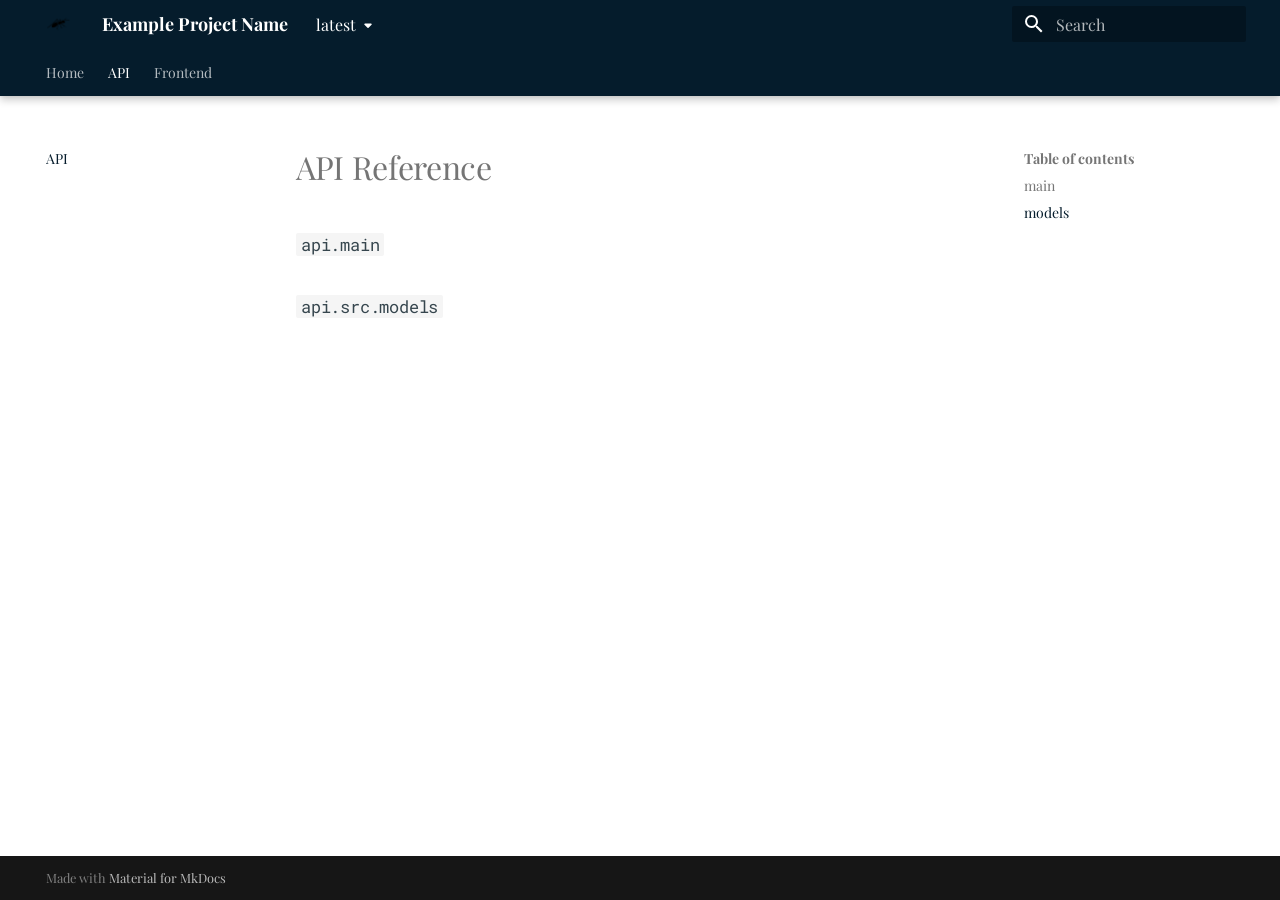
<file: latest/api/index.html>
<!doctype html>
<html lang="en" class="no-js">
  <head>
    
      <meta charset="utf-8">
      <meta name="viewport" content="width=device-width,initial-scale=1">
      
      
      
      
        <link rel="prev" href="..">
      
      
        <link rel="next" href="../frontend/overview/">
      
      
      <link rel="icon" href="../images/favicon.png">
      <meta name="generator" content="mkdocs-1.6.1, mkdocs-material-9.6.22">
    
    
      
        <title>API - Example Project Name</title>
      
    
    
      <link rel="stylesheet" href="../assets/stylesheets/main.84d31ad4.min.css">
      
      


    
    
      
    
    
      
        
        
        <link rel="preconnect" href="https://fonts.gstatic.com" crossorigin>
        <link rel="stylesheet" href="https://fonts.googleapis.com/css?family=Playfair+Display:300,300i,400,400i,700,700i%7CRoboto+Mono:400,400i,700,700i&display=fallback">
        <style>:root{--md-text-font:"Playfair Display";--md-code-font:"Roboto Mono"}</style>
      
    
    
      <link rel="stylesheet" href="../assets/_mkdocstrings.css">
    
      <link rel="stylesheet" href="../stylesheets/extra.css">
    
    <script>__md_scope=new URL("..",location),__md_hash=e=>[...e].reduce(((e,_)=>(e<<5)-e+_.charCodeAt(0)),0),__md_get=(e,_=localStorage,t=__md_scope)=>JSON.parse(_.getItem(t.pathname+"."+e)),__md_set=(e,_,t=localStorage,a=__md_scope)=>{try{t.setItem(a.pathname+"."+e,JSON.stringify(_))}catch(e){}}</script>
    
      

    
    
    
  </head>
  
  
    <body dir="ltr">
  
    
    <input class="md-toggle" data-md-toggle="drawer" type="checkbox" id="__drawer" autocomplete="off">
    <input class="md-toggle" data-md-toggle="search" type="checkbox" id="__search" autocomplete="off">
    <label class="md-overlay" for="__drawer"></label>
    <div data-md-component="skip">
      
        
        <a href="#api-reference" class="md-skip">
          Skip to content
        </a>
      
    </div>
    <div data-md-component="announce">
      
    </div>
    
      <div data-md-color-scheme="default" data-md-component="outdated" hidden>
        
      </div>
    
    
      

  

<header class="md-header md-header--shadow md-header--lifted" data-md-component="header">
  <nav class="md-header__inner md-grid" aria-label="Header">
    <a href=".." title="Example Project Name" class="md-header__button md-logo" aria-label="Example Project Name" data-md-component="logo">
      
  <img src="../images/favicon.png" alt="logo">

    </a>
    <label class="md-header__button md-icon" for="__drawer">
      
      <svg xmlns="http://www.w3.org/2000/svg" viewBox="0 0 24 24"><path d="M3 6h18v2H3zm0 5h18v2H3zm0 5h18v2H3z"/></svg>
    </label>
    <div class="md-header__title" data-md-component="header-title">
      <div class="md-header__ellipsis">
        <div class="md-header__topic">
          <span class="md-ellipsis">
            Example Project Name
          </span>
        </div>
        <div class="md-header__topic" data-md-component="header-topic">
          <span class="md-ellipsis">
            
              API
            
          </span>
        </div>
      </div>
    </div>
    
    
      <script>var palette=__md_get("__palette");if(palette&&palette.color){if("(prefers-color-scheme)"===palette.color.media){var media=matchMedia("(prefers-color-scheme: light)"),input=document.querySelector(media.matches?"[data-md-color-media='(prefers-color-scheme: light)']":"[data-md-color-media='(prefers-color-scheme: dark)']");palette.color.media=input.getAttribute("data-md-color-media"),palette.color.scheme=input.getAttribute("data-md-color-scheme"),palette.color.primary=input.getAttribute("data-md-color-primary"),palette.color.accent=input.getAttribute("data-md-color-accent")}for(var[key,value]of Object.entries(palette.color))document.body.setAttribute("data-md-color-"+key,value)}</script>
    
    
    
      
      
        <label class="md-header__button md-icon" for="__search">
          
          <svg xmlns="http://www.w3.org/2000/svg" viewBox="0 0 24 24"><path d="M9.5 3A6.5 6.5 0 0 1 16 9.5c0 1.61-.59 3.09-1.56 4.23l.27.27h.79l5 5-1.5 1.5-5-5v-.79l-.27-.27A6.52 6.52 0 0 1 9.5 16 6.5 6.5 0 0 1 3 9.5 6.5 6.5 0 0 1 9.5 3m0 2C7 5 5 7 5 9.5S7 14 9.5 14 14 12 14 9.5 12 5 9.5 5"/></svg>
        </label>
        <div class="md-search" data-md-component="search" role="dialog">
  <label class="md-search__overlay" for="__search"></label>
  <div class="md-search__inner" role="search">
    <form class="md-search__form" name="search">
      <input type="text" class="md-search__input" name="query" aria-label="Search" placeholder="Search" autocapitalize="off" autocorrect="off" autocomplete="off" spellcheck="false" data-md-component="search-query" required>
      <label class="md-search__icon md-icon" for="__search">
        
        <svg xmlns="http://www.w3.org/2000/svg" viewBox="0 0 24 24"><path d="M9.5 3A6.5 6.5 0 0 1 16 9.5c0 1.61-.59 3.09-1.56 4.23l.27.27h.79l5 5-1.5 1.5-5-5v-.79l-.27-.27A6.52 6.52 0 0 1 9.5 16 6.5 6.5 0 0 1 3 9.5 6.5 6.5 0 0 1 9.5 3m0 2C7 5 5 7 5 9.5S7 14 9.5 14 14 12 14 9.5 12 5 9.5 5"/></svg>
        
        <svg xmlns="http://www.w3.org/2000/svg" viewBox="0 0 24 24"><path d="M20 11v2H8l5.5 5.5-1.42 1.42L4.16 12l7.92-7.92L13.5 5.5 8 11z"/></svg>
      </label>
      <nav class="md-search__options" aria-label="Search">
        
        <button type="reset" class="md-search__icon md-icon" title="Clear" aria-label="Clear" tabindex="-1">
          
          <svg xmlns="http://www.w3.org/2000/svg" viewBox="0 0 24 24"><path d="M19 6.41 17.59 5 12 10.59 6.41 5 5 6.41 10.59 12 5 17.59 6.41 19 12 13.41 17.59 19 19 17.59 13.41 12z"/></svg>
        </button>
      </nav>
      
    </form>
    <div class="md-search__output">
      <div class="md-search__scrollwrap" tabindex="0" data-md-scrollfix>
        <div class="md-search-result" data-md-component="search-result">
          <div class="md-search-result__meta">
            Initializing search
          </div>
          <ol class="md-search-result__list" role="presentation"></ol>
        </div>
      </div>
    </div>
  </div>
</div>
      
    
    
  </nav>
  
    
      
<nav class="md-tabs" aria-label="Tabs" data-md-component="tabs">
  <div class="md-grid">
    <ul class="md-tabs__list">
      
        
  
  
  
  
    <li class="md-tabs__item">
      <a href=".." class="md-tabs__link">
        
  
  
    
  
  Home

      </a>
    </li>
  

      
        
  
  
  
    
  
  
    <li class="md-tabs__item md-tabs__item--active">
      <a href="./" class="md-tabs__link">
        
  
  
    
  
  API

      </a>
    </li>
  

      
        
  
  
  
  
    
    
      <li class="md-tabs__item">
        <a href="../frontend/overview/" class="md-tabs__link">
          
  
  
    
  
  Frontend

        </a>
      </li>
    
  

      
    </ul>
  </div>
</nav>
    
  
</header>
    
    <div class="md-container" data-md-component="container">
      
      
        
      
      <main class="md-main" data-md-component="main">
        <div class="md-main__inner md-grid">
          
            
              
              <div class="md-sidebar md-sidebar--primary" data-md-component="sidebar" data-md-type="navigation" >
                <div class="md-sidebar__scrollwrap">
                  <div class="md-sidebar__inner">
                    


  


<nav class="md-nav md-nav--primary md-nav--lifted" aria-label="Navigation" data-md-level="0">
  <label class="md-nav__title" for="__drawer">
    <a href=".." title="Example Project Name" class="md-nav__button md-logo" aria-label="Example Project Name" data-md-component="logo">
      
  <img src="../images/favicon.png" alt="logo">

    </a>
    Example Project Name
  </label>
  
  <ul class="md-nav__list" data-md-scrollfix>
    
      
      
  
  
  
  
    <li class="md-nav__item">
      <a href=".." class="md-nav__link">
        
  
  
  <span class="md-ellipsis">
    Home
    
  </span>
  

      </a>
    </li>
  

    
      
      
  
  
    
  
  
  
    <li class="md-nav__item md-nav__item--active">
      
      <input class="md-nav__toggle md-toggle" type="checkbox" id="__toc">
      
      
        
      
      
        <label class="md-nav__link md-nav__link--active" for="__toc">
          
  
  
  <span class="md-ellipsis">
    API
    
  </span>
  

          <span class="md-nav__icon md-icon"></span>
        </label>
      
      <a href="./" class="md-nav__link md-nav__link--active">
        
  
  
  <span class="md-ellipsis">
    API
    
  </span>
  

      </a>
      
        

<nav class="md-nav md-nav--secondary" aria-label="Table of contents">
  
  
  
    
  
  
    <label class="md-nav__title" for="__toc">
      <span class="md-nav__icon md-icon"></span>
      Table of contents
    </label>
    <ul class="md-nav__list" data-md-component="toc" data-md-scrollfix>
      
        <li class="md-nav__item">
  <a href="#api.main" class="md-nav__link">
    <span class="md-ellipsis">
      main
    </span>
  </a>
  
</li>
      
        <li class="md-nav__item">
  <a href="#api.src.models" class="md-nav__link">
    <span class="md-ellipsis">
      models
    </span>
  </a>
  
</li>
      
    </ul>
  
</nav>
      
    </li>
  

    
      
      
  
  
  
  
    
    
      
        
      
        
      
        
      
        
      
    
    
    
      
      
    
    
    <li class="md-nav__item md-nav__item--nested">
      
        
        
        <input class="md-nav__toggle md-toggle " type="checkbox" id="__nav_3" >
        
          
          <label class="md-nav__link" for="__nav_3" id="__nav_3_label" tabindex="0">
            
  
  
  <span class="md-ellipsis">
    Frontend
    
  </span>
  

            <span class="md-nav__icon md-icon"></span>
          </label>
        
        <nav class="md-nav" data-md-level="1" aria-labelledby="__nav_3_label" aria-expanded="false">
          <label class="md-nav__title" for="__nav_3">
            <span class="md-nav__icon md-icon"></span>
            Frontend
          </label>
          <ul class="md-nav__list" data-md-scrollfix>
            
              
                
  
  
  
  
    <li class="md-nav__item">
      <a href="../frontend/overview/" class="md-nav__link">
        
  
  
  <span class="md-ellipsis">
    Overview
    
  </span>
  

      </a>
    </li>
  

              
            
              
                
  
  
  
  
    <li class="md-nav__item">
      <a href="../frontend/main/" class="md-nav__link">
        
  
  
  <span class="md-ellipsis">
    Main
    
  </span>
  

      </a>
    </li>
  

              
            
              
                
  
  
  
  
    <li class="md-nav__item">
      <a href="../frontend/models/" class="md-nav__link">
        
  
  
  <span class="md-ellipsis">
    Models
    
  </span>
  

      </a>
    </li>
  

              
            
              
                
  
  
  
  
    <li class="md-nav__item">
      <a href="../frontend/handlers/" class="md-nav__link">
        
  
  
  <span class="md-ellipsis">
    Handlers
    
  </span>
  

      </a>
    </li>
  

              
            
          </ul>
        </nav>
      
    </li>
  

    
  </ul>
</nav>
                  </div>
                </div>
              </div>
            
            
              
              <div class="md-sidebar md-sidebar--secondary" data-md-component="sidebar" data-md-type="toc" >
                <div class="md-sidebar__scrollwrap">
                  <div class="md-sidebar__inner">
                    

<nav class="md-nav md-nav--secondary" aria-label="Table of contents">
  
  
  
    
  
  
    <label class="md-nav__title" for="__toc">
      <span class="md-nav__icon md-icon"></span>
      Table of contents
    </label>
    <ul class="md-nav__list" data-md-component="toc" data-md-scrollfix>
      
        <li class="md-nav__item">
  <a href="#api.main" class="md-nav__link">
    <span class="md-ellipsis">
      main
    </span>
  </a>
  
</li>
      
        <li class="md-nav__item">
  <a href="#api.src.models" class="md-nav__link">
    <span class="md-ellipsis">
      models
    </span>
  </a>
  
</li>
      
    </ul>
  
</nav>
                  </div>
                </div>
              </div>
            
          
          
            <div class="md-content" data-md-component="content">
              <article class="md-content__inner md-typeset">
                
                  



<h1 id="api-reference">API Reference</h1>


<div class="doc doc-object doc-module">



<h3 id="api.main" class="doc doc-heading">
            <code>api.main</code>


</h3>

    <div class="doc doc-contents first">










  <div class="doc doc-children">












  </div>

    </div>

</div>

<div class="doc doc-object doc-module">



<h3 id="api.src.models" class="doc doc-heading">
            <code>api.src.models</code>


</h3>

    <div class="doc doc-contents first">










  <div class="doc doc-children">












  </div>

    </div>

</div>












                
              </article>
            </div>
          
          
<script>var target=document.getElementById(location.hash.slice(1));target&&target.name&&(target.checked=target.name.startsWith("__tabbed_"))</script>
        </div>
        
          <button type="button" class="md-top md-icon" data-md-component="top" hidden>
  
  <svg xmlns="http://www.w3.org/2000/svg" viewBox="0 0 24 24"><path d="M13 20h-2V8l-5.5 5.5-1.42-1.42L12 4.16l7.92 7.92-1.42 1.42L13 8z"/></svg>
  Back to top
</button>
        
      </main>
      
        <footer class="md-footer">
  
  <div class="md-footer-meta md-typeset">
    <div class="md-footer-meta__inner md-grid">
      <div class="md-copyright">
  
  
    Made with
    <a href="https://squidfunk.github.io/mkdocs-material/" target="_blank" rel="noopener">
      Material for MkDocs
    </a>
  
</div>
      
    </div>
  </div>
</footer>
      
    </div>
    <div class="md-dialog" data-md-component="dialog">
      <div class="md-dialog__inner md-typeset"></div>
    </div>
    
    
    
      
      <script id="__config" type="application/json">{"base": "..", "features": ["navigation.tabs", "navigation.tabs.sticky", "navigation.top", "navigation.indexes"], "search": "../assets/javascripts/workers/search.973d3a69.min.js", "tags": null, "translations": {"clipboard.copied": "Copied to clipboard", "clipboard.copy": "Copy to clipboard", "search.result.more.one": "1 more on this page", "search.result.more.other": "# more on this page", "search.result.none": "No matching documents", "search.result.one": "1 matching document", "search.result.other": "# matching documents", "search.result.placeholder": "Type to start searching", "search.result.term.missing": "Missing", "select.version": "Select version"}, "version": {"provider": "mike"}}</script>
    
    
      <script src="../assets/javascripts/bundle.f55a23d4.min.js"></script>
      
    
  </body>
</html>
</file>
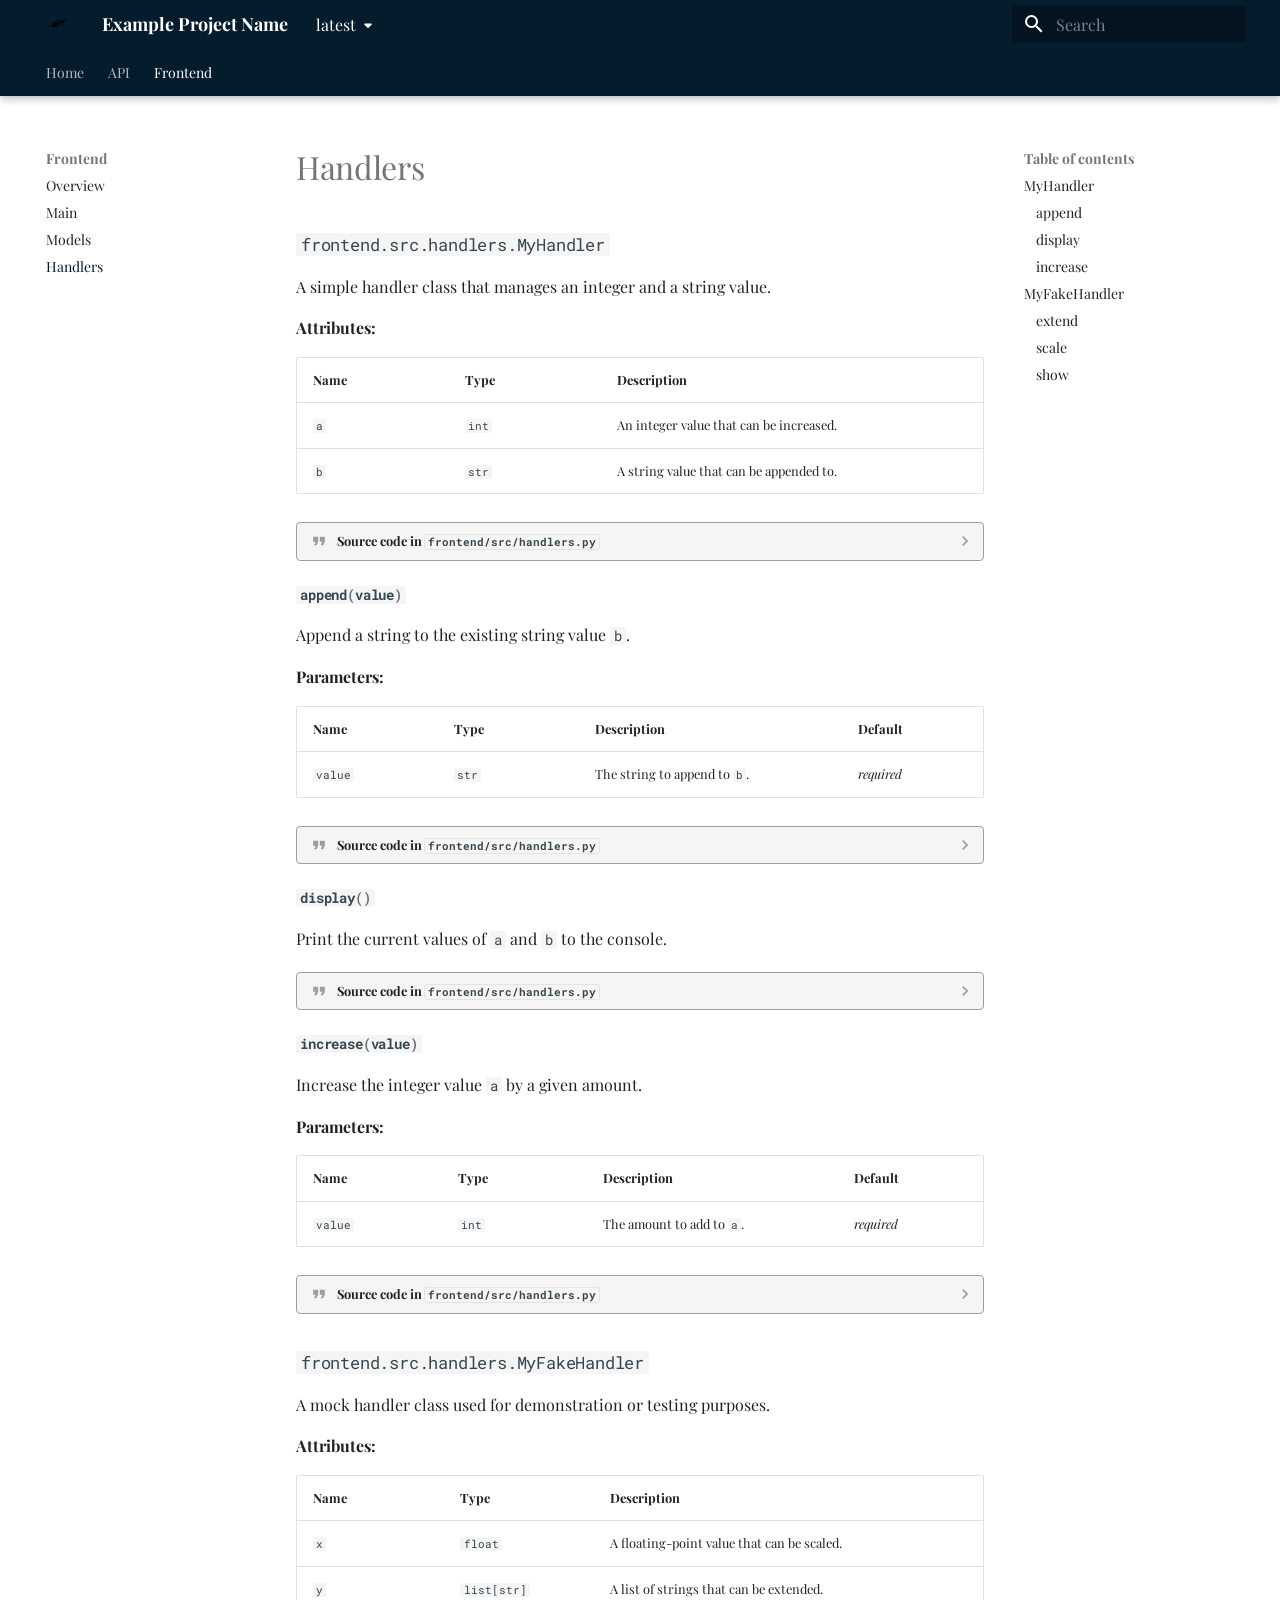
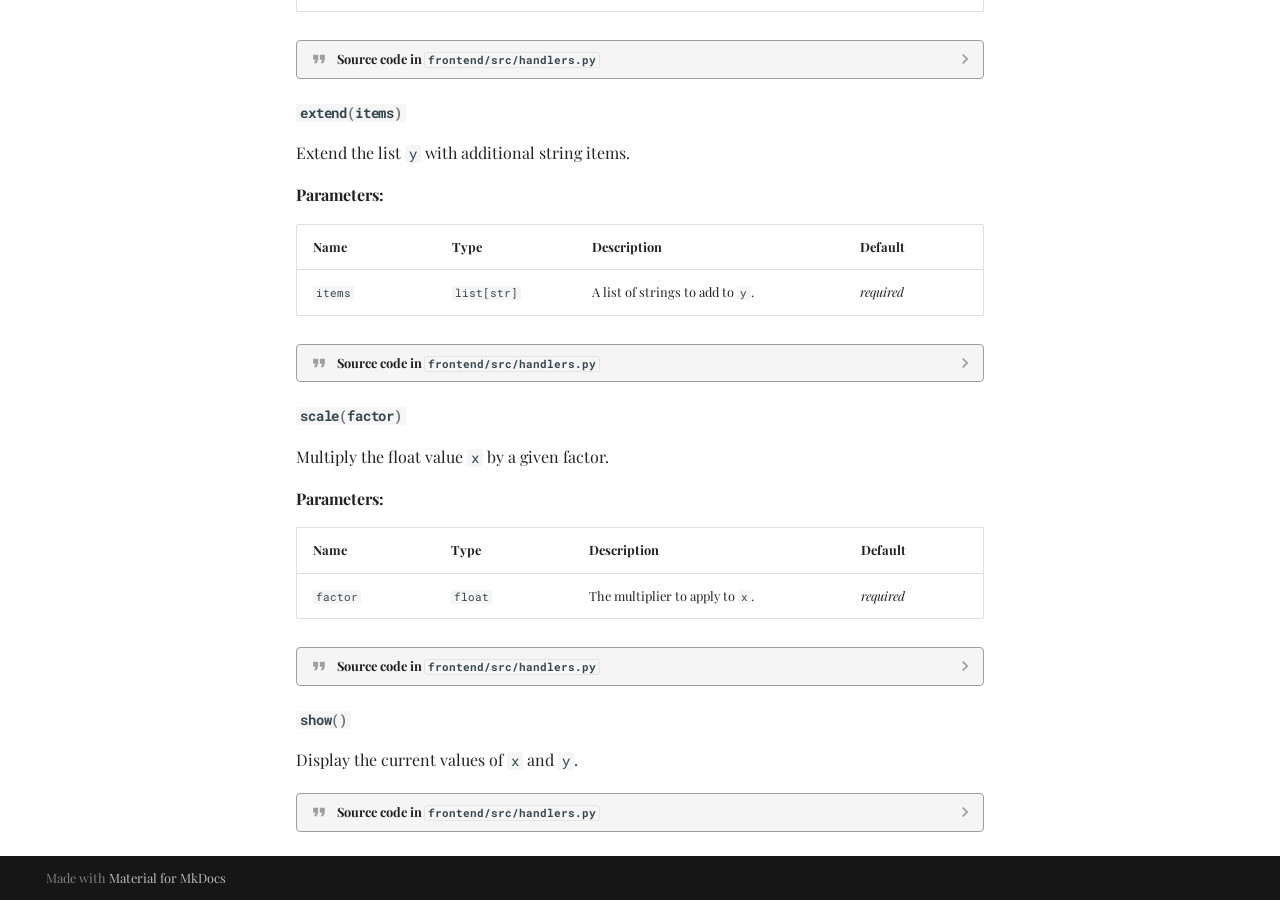
<file: latest/frontend/handlers/index.html>
<!doctype html>
<html lang="en" class="no-js">
  <head>
    
      <meta charset="utf-8">
      <meta name="viewport" content="width=device-width,initial-scale=1">
      
      
      
      
        <link rel="prev" href="../models/">
      
      
      
      <link rel="icon" href="../../images/favicon.png">
      <meta name="generator" content="mkdocs-1.6.1, mkdocs-material-9.6.22">
    
    
      
        <title>Handlers - Example Project Name</title>
      
    
    
      <link rel="stylesheet" href="../../assets/stylesheets/main.84d31ad4.min.css">
      
      


    
    
      
    
    
      
        
        
        <link rel="preconnect" href="https://fonts.gstatic.com" crossorigin>
        <link rel="stylesheet" href="https://fonts.googleapis.com/css?family=Playfair+Display:300,300i,400,400i,700,700i%7CRoboto+Mono:400,400i,700,700i&display=fallback">
        <style>:root{--md-text-font:"Playfair Display";--md-code-font:"Roboto Mono"}</style>
      
    
    
      <link rel="stylesheet" href="../../assets/_mkdocstrings.css">
    
      <link rel="stylesheet" href="../../stylesheets/extra.css">
    
    <script>__md_scope=new URL("../..",location),__md_hash=e=>[...e].reduce(((e,_)=>(e<<5)-e+_.charCodeAt(0)),0),__md_get=(e,_=localStorage,t=__md_scope)=>JSON.parse(_.getItem(t.pathname+"."+e)),__md_set=(e,_,t=localStorage,a=__md_scope)=>{try{t.setItem(a.pathname+"."+e,JSON.stringify(_))}catch(e){}}</script>
    
      

    
    
    
  </head>
  
  
    <body dir="ltr">
  
    
    <input class="md-toggle" data-md-toggle="drawer" type="checkbox" id="__drawer" autocomplete="off">
    <input class="md-toggle" data-md-toggle="search" type="checkbox" id="__search" autocomplete="off">
    <label class="md-overlay" for="__drawer"></label>
    <div data-md-component="skip">
      
        
        <a href="#frontend.src.handlers.MyHandler" class="md-skip">
          Skip to content
        </a>
      
    </div>
    <div data-md-component="announce">
      
    </div>
    
      <div data-md-color-scheme="default" data-md-component="outdated" hidden>
        
      </div>
    
    
      

  

<header class="md-header md-header--shadow md-header--lifted" data-md-component="header">
  <nav class="md-header__inner md-grid" aria-label="Header">
    <a href="../.." title="Example Project Name" class="md-header__button md-logo" aria-label="Example Project Name" data-md-component="logo">
      
  <img src="../../images/favicon.png" alt="logo">

    </a>
    <label class="md-header__button md-icon" for="__drawer">
      
      <svg xmlns="http://www.w3.org/2000/svg" viewBox="0 0 24 24"><path d="M3 6h18v2H3zm0 5h18v2H3zm0 5h18v2H3z"/></svg>
    </label>
    <div class="md-header__title" data-md-component="header-title">
      <div class="md-header__ellipsis">
        <div class="md-header__topic">
          <span class="md-ellipsis">
            Example Project Name
          </span>
        </div>
        <div class="md-header__topic" data-md-component="header-topic">
          <span class="md-ellipsis">
            
              Handlers
            
          </span>
        </div>
      </div>
    </div>
    
    
      <script>var palette=__md_get("__palette");if(palette&&palette.color){if("(prefers-color-scheme)"===palette.color.media){var media=matchMedia("(prefers-color-scheme: light)"),input=document.querySelector(media.matches?"[data-md-color-media='(prefers-color-scheme: light)']":"[data-md-color-media='(prefers-color-scheme: dark)']");palette.color.media=input.getAttribute("data-md-color-media"),palette.color.scheme=input.getAttribute("data-md-color-scheme"),palette.color.primary=input.getAttribute("data-md-color-primary"),palette.color.accent=input.getAttribute("data-md-color-accent")}for(var[key,value]of Object.entries(palette.color))document.body.setAttribute("data-md-color-"+key,value)}</script>
    
    
    
      
      
        <label class="md-header__button md-icon" for="__search">
          
          <svg xmlns="http://www.w3.org/2000/svg" viewBox="0 0 24 24"><path d="M9.5 3A6.5 6.5 0 0 1 16 9.5c0 1.61-.59 3.09-1.56 4.23l.27.27h.79l5 5-1.5 1.5-5-5v-.79l-.27-.27A6.52 6.52 0 0 1 9.5 16 6.5 6.5 0 0 1 3 9.5 6.5 6.5 0 0 1 9.5 3m0 2C7 5 5 7 5 9.5S7 14 9.5 14 14 12 14 9.5 12 5 9.5 5"/></svg>
        </label>
        <div class="md-search" data-md-component="search" role="dialog">
  <label class="md-search__overlay" for="__search"></label>
  <div class="md-search__inner" role="search">
    <form class="md-search__form" name="search">
      <input type="text" class="md-search__input" name="query" aria-label="Search" placeholder="Search" autocapitalize="off" autocorrect="off" autocomplete="off" spellcheck="false" data-md-component="search-query" required>
      <label class="md-search__icon md-icon" for="__search">
        
        <svg xmlns="http://www.w3.org/2000/svg" viewBox="0 0 24 24"><path d="M9.5 3A6.5 6.5 0 0 1 16 9.5c0 1.61-.59 3.09-1.56 4.23l.27.27h.79l5 5-1.5 1.5-5-5v-.79l-.27-.27A6.52 6.52 0 0 1 9.5 16 6.5 6.5 0 0 1 3 9.5 6.5 6.5 0 0 1 9.5 3m0 2C7 5 5 7 5 9.5S7 14 9.5 14 14 12 14 9.5 12 5 9.5 5"/></svg>
        
        <svg xmlns="http://www.w3.org/2000/svg" viewBox="0 0 24 24"><path d="M20 11v2H8l5.5 5.5-1.42 1.42L4.16 12l7.92-7.92L13.5 5.5 8 11z"/></svg>
      </label>
      <nav class="md-search__options" aria-label="Search">
        
        <button type="reset" class="md-search__icon md-icon" title="Clear" aria-label="Clear" tabindex="-1">
          
          <svg xmlns="http://www.w3.org/2000/svg" viewBox="0 0 24 24"><path d="M19 6.41 17.59 5 12 10.59 6.41 5 5 6.41 10.59 12 5 17.59 6.41 19 12 13.41 17.59 19 19 17.59 13.41 12z"/></svg>
        </button>
      </nav>
      
    </form>
    <div class="md-search__output">
      <div class="md-search__scrollwrap" tabindex="0" data-md-scrollfix>
        <div class="md-search-result" data-md-component="search-result">
          <div class="md-search-result__meta">
            Initializing search
          </div>
          <ol class="md-search-result__list" role="presentation"></ol>
        </div>
      </div>
    </div>
  </div>
</div>
      
    
    
  </nav>
  
    
      
<nav class="md-tabs" aria-label="Tabs" data-md-component="tabs">
  <div class="md-grid">
    <ul class="md-tabs__list">
      
        
  
  
  
  
    <li class="md-tabs__item">
      <a href="../.." class="md-tabs__link">
        
  
  
    
  
  Home

      </a>
    </li>
  

      
        
  
  
  
  
    <li class="md-tabs__item">
      <a href="../../api/" class="md-tabs__link">
        
  
  
    
  
  API

      </a>
    </li>
  

      
        
  
  
  
    
  
  
    
    
      <li class="md-tabs__item md-tabs__item--active">
        <a href="../overview/" class="md-tabs__link">
          
  
  
    
  
  Frontend

        </a>
      </li>
    
  

      
    </ul>
  </div>
</nav>
    
  
</header>
    
    <div class="md-container" data-md-component="container">
      
      
        
      
      <main class="md-main" data-md-component="main">
        <div class="md-main__inner md-grid">
          
            
              
              <div class="md-sidebar md-sidebar--primary" data-md-component="sidebar" data-md-type="navigation" >
                <div class="md-sidebar__scrollwrap">
                  <div class="md-sidebar__inner">
                    


  


<nav class="md-nav md-nav--primary md-nav--lifted" aria-label="Navigation" data-md-level="0">
  <label class="md-nav__title" for="__drawer">
    <a href="../.." title="Example Project Name" class="md-nav__button md-logo" aria-label="Example Project Name" data-md-component="logo">
      
  <img src="../../images/favicon.png" alt="logo">

    </a>
    Example Project Name
  </label>
  
  <ul class="md-nav__list" data-md-scrollfix>
    
      
      
  
  
  
  
    <li class="md-nav__item">
      <a href="../.." class="md-nav__link">
        
  
  
  <span class="md-ellipsis">
    Home
    
  </span>
  

      </a>
    </li>
  

    
      
      
  
  
  
  
    <li class="md-nav__item">
      <a href="../../api/" class="md-nav__link">
        
  
  
  <span class="md-ellipsis">
    API
    
  </span>
  

      </a>
    </li>
  

    
      
      
  
  
    
  
  
  
    
    
      
        
      
        
      
        
      
        
      
    
    
    
      
        
        
      
      
    
    
    <li class="md-nav__item md-nav__item--active md-nav__item--section md-nav__item--nested">
      
        
        
        <input class="md-nav__toggle md-toggle " type="checkbox" id="__nav_3" checked>
        
          
          <label class="md-nav__link" for="__nav_3" id="__nav_3_label" tabindex="">
            
  
  
  <span class="md-ellipsis">
    Frontend
    
  </span>
  

            <span class="md-nav__icon md-icon"></span>
          </label>
        
        <nav class="md-nav" data-md-level="1" aria-labelledby="__nav_3_label" aria-expanded="true">
          <label class="md-nav__title" for="__nav_3">
            <span class="md-nav__icon md-icon"></span>
            Frontend
          </label>
          <ul class="md-nav__list" data-md-scrollfix>
            
              
                
  
  
  
  
    <li class="md-nav__item">
      <a href="../overview/" class="md-nav__link">
        
  
  
  <span class="md-ellipsis">
    Overview
    
  </span>
  

      </a>
    </li>
  

              
            
              
                
  
  
  
  
    <li class="md-nav__item">
      <a href="../main/" class="md-nav__link">
        
  
  
  <span class="md-ellipsis">
    Main
    
  </span>
  

      </a>
    </li>
  

              
            
              
                
  
  
  
  
    <li class="md-nav__item">
      <a href="../models/" class="md-nav__link">
        
  
  
  <span class="md-ellipsis">
    Models
    
  </span>
  

      </a>
    </li>
  

              
            
              
                
  
  
    
  
  
  
    <li class="md-nav__item md-nav__item--active">
      
      <input class="md-nav__toggle md-toggle" type="checkbox" id="__toc">
      
      
      
        <label class="md-nav__link md-nav__link--active" for="__toc">
          
  
  
  <span class="md-ellipsis">
    Handlers
    
  </span>
  

          <span class="md-nav__icon md-icon"></span>
        </label>
      
      <a href="./" class="md-nav__link md-nav__link--active">
        
  
  
  <span class="md-ellipsis">
    Handlers
    
  </span>
  

      </a>
      
        

<nav class="md-nav md-nav--secondary" aria-label="Table of contents">
  
  
  
  
    <label class="md-nav__title" for="__toc">
      <span class="md-nav__icon md-icon"></span>
      Table of contents
    </label>
    <ul class="md-nav__list" data-md-component="toc" data-md-scrollfix>
      
        <li class="md-nav__item">
  <a href="#frontend.src.handlers.MyHandler" class="md-nav__link">
    <span class="md-ellipsis">
      MyHandler
    </span>
  </a>
  
    <nav class="md-nav" aria-label="MyHandler">
      <ul class="md-nav__list">
        
          <li class="md-nav__item">
  <a href="#frontend.src.handlers.MyHandler.append" class="md-nav__link">
    <span class="md-ellipsis">
      append
    </span>
  </a>
  
</li>
        
          <li class="md-nav__item">
  <a href="#frontend.src.handlers.MyHandler.display" class="md-nav__link">
    <span class="md-ellipsis">
      display
    </span>
  </a>
  
</li>
        
          <li class="md-nav__item">
  <a href="#frontend.src.handlers.MyHandler.increase" class="md-nav__link">
    <span class="md-ellipsis">
      increase
    </span>
  </a>
  
</li>
        
      </ul>
    </nav>
  
</li>
      
        <li class="md-nav__item">
  <a href="#frontend.src.handlers.MyFakeHandler" class="md-nav__link">
    <span class="md-ellipsis">
      MyFakeHandler
    </span>
  </a>
  
    <nav class="md-nav" aria-label="MyFakeHandler">
      <ul class="md-nav__list">
        
          <li class="md-nav__item">
  <a href="#frontend.src.handlers.MyFakeHandler.extend" class="md-nav__link">
    <span class="md-ellipsis">
      extend
    </span>
  </a>
  
</li>
        
          <li class="md-nav__item">
  <a href="#frontend.src.handlers.MyFakeHandler.scale" class="md-nav__link">
    <span class="md-ellipsis">
      scale
    </span>
  </a>
  
</li>
        
          <li class="md-nav__item">
  <a href="#frontend.src.handlers.MyFakeHandler.show" class="md-nav__link">
    <span class="md-ellipsis">
      show
    </span>
  </a>
  
</li>
        
      </ul>
    </nav>
  
</li>
      
    </ul>
  
</nav>
      
    </li>
  

              
            
          </ul>
        </nav>
      
    </li>
  

    
  </ul>
</nav>
                  </div>
                </div>
              </div>
            
            
              
              <div class="md-sidebar md-sidebar--secondary" data-md-component="sidebar" data-md-type="toc" >
                <div class="md-sidebar__scrollwrap">
                  <div class="md-sidebar__inner">
                    

<nav class="md-nav md-nav--secondary" aria-label="Table of contents">
  
  
  
  
    <label class="md-nav__title" for="__toc">
      <span class="md-nav__icon md-icon"></span>
      Table of contents
    </label>
    <ul class="md-nav__list" data-md-component="toc" data-md-scrollfix>
      
        <li class="md-nav__item">
  <a href="#frontend.src.handlers.MyHandler" class="md-nav__link">
    <span class="md-ellipsis">
      MyHandler
    </span>
  </a>
  
    <nav class="md-nav" aria-label="MyHandler">
      <ul class="md-nav__list">
        
          <li class="md-nav__item">
  <a href="#frontend.src.handlers.MyHandler.append" class="md-nav__link">
    <span class="md-ellipsis">
      append
    </span>
  </a>
  
</li>
        
          <li class="md-nav__item">
  <a href="#frontend.src.handlers.MyHandler.display" class="md-nav__link">
    <span class="md-ellipsis">
      display
    </span>
  </a>
  
</li>
        
          <li class="md-nav__item">
  <a href="#frontend.src.handlers.MyHandler.increase" class="md-nav__link">
    <span class="md-ellipsis">
      increase
    </span>
  </a>
  
</li>
        
      </ul>
    </nav>
  
</li>
      
        <li class="md-nav__item">
  <a href="#frontend.src.handlers.MyFakeHandler" class="md-nav__link">
    <span class="md-ellipsis">
      MyFakeHandler
    </span>
  </a>
  
    <nav class="md-nav" aria-label="MyFakeHandler">
      <ul class="md-nav__list">
        
          <li class="md-nav__item">
  <a href="#frontend.src.handlers.MyFakeHandler.extend" class="md-nav__link">
    <span class="md-ellipsis">
      extend
    </span>
  </a>
  
</li>
        
          <li class="md-nav__item">
  <a href="#frontend.src.handlers.MyFakeHandler.scale" class="md-nav__link">
    <span class="md-ellipsis">
      scale
    </span>
  </a>
  
</li>
        
          <li class="md-nav__item">
  <a href="#frontend.src.handlers.MyFakeHandler.show" class="md-nav__link">
    <span class="md-ellipsis">
      show
    </span>
  </a>
  
</li>
        
      </ul>
    </nav>
  
</li>
      
    </ul>
  
</nav>
                  </div>
                </div>
              </div>
            
          
          
            <div class="md-content" data-md-component="content">
              <article class="md-content__inner md-typeset">
                
                  



  <h1>Handlers</h1>

<div class="doc doc-object doc-class">



<h3 id="frontend.src.handlers.MyHandler" class="doc doc-heading">
            <code>frontend.src.handlers.MyHandler</code>


</h3>


    <div class="doc doc-contents first">


        <p>A simple handler class that manages an integer and a string value.</p>


<p><span class="doc-section-title">Attributes:</span></p>
    <table>
      <thead>
        <tr>
          <th>Name</th>
          <th>Type</th>
          <th>Description</th>
        </tr>
      </thead>
      <tbody>
          <tr class="doc-section-item">
            <td><code><span title="frontend.src.handlers.MyHandler.a">a</span></code></td>
            <td>
                  <code><span title="int">int</span></code>
            </td>
            <td>
              <div class="doc-md-description">
                <p>An integer value that can be increased.</p>
              </div>
            </td>
          </tr>
          <tr class="doc-section-item">
            <td><code><span title="frontend.src.handlers.MyHandler.b">b</span></code></td>
            <td>
                  <code><span title="str">str</span></code>
            </td>
            <td>
              <div class="doc-md-description">
                <p>A string value that can be appended to.</p>
              </div>
            </td>
          </tr>
      </tbody>
    </table>








              <details class="quote">
                <summary>Source code in <code>frontend/src/handlers.py</code></summary>
                <div class="highlight"><table class="highlighttable"><tr><td class="linenos"><div class="linenodiv"><pre><span></span><span class="normal"> 1</span>
<span class="normal"> 2</span>
<span class="normal"> 3</span>
<span class="normal"> 4</span>
<span class="normal"> 5</span>
<span class="normal"> 6</span>
<span class="normal"> 7</span>
<span class="normal"> 8</span>
<span class="normal"> 9</span>
<span class="normal">10</span>
<span class="normal">11</span>
<span class="normal">12</span>
<span class="normal">13</span>
<span class="normal">14</span>
<span class="normal">15</span>
<span class="normal">16</span>
<span class="normal">17</span>
<span class="normal">18</span>
<span class="normal">19</span>
<span class="normal">20</span>
<span class="normal">21</span>
<span class="normal">22</span>
<span class="normal">23</span>
<span class="normal">24</span>
<span class="normal">25</span>
<span class="normal">26</span>
<span class="normal">27</span>
<span class="normal">28</span>
<span class="normal">29</span>
<span class="normal">30</span>
<span class="normal">31</span>
<span class="normal">32</span>
<span class="normal">33</span>
<span class="normal">34</span>
<span class="normal">35</span>
<span class="normal">36</span></pre></div></td><td class="code"><div><pre><span></span><code><span class="k">class</span><span class="w"> </span><span class="nc">MyHandler</span><span class="p">:</span>
<span class="w">    </span><span class="sd">&quot;&quot;&quot;</span>
<span class="sd">    A simple handler class that manages an integer and a string value.</span>

<span class="sd">    Attributes:</span>
<span class="sd">        a (int): An integer value that can be increased.</span>
<span class="sd">        b (str): A string value that can be appended to.</span>
<span class="sd">    &quot;&quot;&quot;</span>

    <span class="k">def</span><span class="w"> </span><span class="fm">__init__</span><span class="p">(</span><span class="bp">self</span><span class="p">,</span> <span class="n">a</span><span class="p">:</span> <span class="nb">int</span><span class="p">,</span> <span class="n">b</span><span class="p">:</span> <span class="nb">str</span><span class="p">):</span>
        <span class="bp">self</span><span class="o">.</span><span class="n">a</span> <span class="o">=</span> <span class="n">a</span>
        <span class="bp">self</span><span class="o">.</span><span class="n">b</span> <span class="o">=</span> <span class="n">b</span>

    <span class="k">def</span><span class="w"> </span><span class="nf">display</span><span class="p">(</span><span class="bp">self</span><span class="p">)</span> <span class="o">-&gt;</span> <span class="kc">None</span><span class="p">:</span>
<span class="w">        </span><span class="sd">&quot;&quot;&quot;</span>
<span class="sd">        Print the current values of `a` and `b` to the console.</span>
<span class="sd">        &quot;&quot;&quot;</span>
        <span class="nb">print</span><span class="p">(</span><span class="bp">self</span><span class="o">.</span><span class="n">a</span><span class="p">,</span> <span class="bp">self</span><span class="o">.</span><span class="n">b</span><span class="p">)</span>

    <span class="k">def</span><span class="w"> </span><span class="nf">increase</span><span class="p">(</span><span class="bp">self</span><span class="p">,</span> <span class="n">value</span><span class="p">:</span> <span class="nb">int</span><span class="p">)</span> <span class="o">-&gt;</span> <span class="kc">None</span><span class="p">:</span>
<span class="w">        </span><span class="sd">&quot;&quot;&quot;</span>
<span class="sd">        Increase the integer value `a` by a given amount.</span>

<span class="sd">        Args:</span>
<span class="sd">            value (int): The amount to add to `a`.</span>
<span class="sd">        &quot;&quot;&quot;</span>
        <span class="bp">self</span><span class="o">.</span><span class="n">a</span> <span class="o">+=</span> <span class="n">value</span>

    <span class="k">def</span><span class="w"> </span><span class="nf">append</span><span class="p">(</span><span class="bp">self</span><span class="p">,</span> <span class="n">value</span><span class="p">:</span> <span class="nb">str</span><span class="p">)</span> <span class="o">-&gt;</span> <span class="kc">None</span><span class="p">:</span>
<span class="w">        </span><span class="sd">&quot;&quot;&quot;</span>
<span class="sd">        Append a string to the existing string value `b`.</span>

<span class="sd">        Args:</span>
<span class="sd">            value (str): The string to append to `b`.</span>
<span class="sd">        &quot;&quot;&quot;</span>
        <span class="bp">self</span><span class="o">.</span><span class="n">b</span> <span class="o">+=</span> <span class="n">value</span>
</code></pre></div></td></tr></table></div>
              </details>



  <div class="doc doc-children">










<div class="doc doc-object doc-function">


<h4 id="frontend.src.handlers.MyHandler.append" class="doc doc-heading">
            <code class="highlight language-python"><span class="n">append</span><span class="p">(</span><span class="n">value</span><span class="p">)</span></code>

</h4>


    <div class="doc doc-contents ">

        <p>Append a string to the existing string value <code>b</code>.</p>


<p><span class="doc-section-title">Parameters:</span></p>
    <table>
      <thead>
        <tr>
          <th>Name</th>
          <th>Type</th>
          <th>Description</th>
          <th>Default</th>
        </tr>
      </thead>
      <tbody>
          <tr class="doc-section-item">
            <td>
                <code>value</code>
            </td>
            <td>
                  <code><span title="str">str</span></code>
            </td>
            <td>
              <div class="doc-md-description">
                <p>The string to append to <code>b</code>.</p>
              </div>
            </td>
            <td>
                <em>required</em>
            </td>
          </tr>
      </tbody>
    </table>


            <details class="quote">
              <summary>Source code in <code>frontend/src/handlers.py</code></summary>
              <div class="highlight"><table class="highlighttable"><tr><td class="linenos"><div class="linenodiv"><pre><span></span><span class="normal">29</span>
<span class="normal">30</span>
<span class="normal">31</span>
<span class="normal">32</span>
<span class="normal">33</span>
<span class="normal">34</span>
<span class="normal">35</span>
<span class="normal">36</span></pre></div></td><td class="code"><div><pre><span></span><code><span class="k">def</span><span class="w"> </span><span class="nf">append</span><span class="p">(</span><span class="bp">self</span><span class="p">,</span> <span class="n">value</span><span class="p">:</span> <span class="nb">str</span><span class="p">)</span> <span class="o">-&gt;</span> <span class="kc">None</span><span class="p">:</span>
<span class="w">    </span><span class="sd">&quot;&quot;&quot;</span>
<span class="sd">    Append a string to the existing string value `b`.</span>

<span class="sd">    Args:</span>
<span class="sd">        value (str): The string to append to `b`.</span>
<span class="sd">    &quot;&quot;&quot;</span>
    <span class="bp">self</span><span class="o">.</span><span class="n">b</span> <span class="o">+=</span> <span class="n">value</span>
</code></pre></div></td></tr></table></div>
            </details>
    </div>

</div>

<div class="doc doc-object doc-function">


<h4 id="frontend.src.handlers.MyHandler.display" class="doc doc-heading">
            <code class="highlight language-python"><span class="n">display</span><span class="p">()</span></code>

</h4>


    <div class="doc doc-contents ">

        <p>Print the current values of <code>a</code> and <code>b</code> to the console.</p>


            <details class="quote">
              <summary>Source code in <code>frontend/src/handlers.py</code></summary>
              <div class="highlight"><table class="highlighttable"><tr><td class="linenos"><div class="linenodiv"><pre><span></span><span class="normal">14</span>
<span class="normal">15</span>
<span class="normal">16</span>
<span class="normal">17</span>
<span class="normal">18</span></pre></div></td><td class="code"><div><pre><span></span><code><span class="k">def</span><span class="w"> </span><span class="nf">display</span><span class="p">(</span><span class="bp">self</span><span class="p">)</span> <span class="o">-&gt;</span> <span class="kc">None</span><span class="p">:</span>
<span class="w">    </span><span class="sd">&quot;&quot;&quot;</span>
<span class="sd">    Print the current values of `a` and `b` to the console.</span>
<span class="sd">    &quot;&quot;&quot;</span>
    <span class="nb">print</span><span class="p">(</span><span class="bp">self</span><span class="o">.</span><span class="n">a</span><span class="p">,</span> <span class="bp">self</span><span class="o">.</span><span class="n">b</span><span class="p">)</span>
</code></pre></div></td></tr></table></div>
            </details>
    </div>

</div>

<div class="doc doc-object doc-function">


<h4 id="frontend.src.handlers.MyHandler.increase" class="doc doc-heading">
            <code class="highlight language-python"><span class="n">increase</span><span class="p">(</span><span class="n">value</span><span class="p">)</span></code>

</h4>


    <div class="doc doc-contents ">

        <p>Increase the integer value <code>a</code> by a given amount.</p>


<p><span class="doc-section-title">Parameters:</span></p>
    <table>
      <thead>
        <tr>
          <th>Name</th>
          <th>Type</th>
          <th>Description</th>
          <th>Default</th>
        </tr>
      </thead>
      <tbody>
          <tr class="doc-section-item">
            <td>
                <code>value</code>
            </td>
            <td>
                  <code><span title="int">int</span></code>
            </td>
            <td>
              <div class="doc-md-description">
                <p>The amount to add to <code>a</code>.</p>
              </div>
            </td>
            <td>
                <em>required</em>
            </td>
          </tr>
      </tbody>
    </table>


            <details class="quote">
              <summary>Source code in <code>frontend/src/handlers.py</code></summary>
              <div class="highlight"><table class="highlighttable"><tr><td class="linenos"><div class="linenodiv"><pre><span></span><span class="normal">20</span>
<span class="normal">21</span>
<span class="normal">22</span>
<span class="normal">23</span>
<span class="normal">24</span>
<span class="normal">25</span>
<span class="normal">26</span>
<span class="normal">27</span></pre></div></td><td class="code"><div><pre><span></span><code><span class="k">def</span><span class="w"> </span><span class="nf">increase</span><span class="p">(</span><span class="bp">self</span><span class="p">,</span> <span class="n">value</span><span class="p">:</span> <span class="nb">int</span><span class="p">)</span> <span class="o">-&gt;</span> <span class="kc">None</span><span class="p">:</span>
<span class="w">    </span><span class="sd">&quot;&quot;&quot;</span>
<span class="sd">    Increase the integer value `a` by a given amount.</span>

<span class="sd">    Args:</span>
<span class="sd">        value (int): The amount to add to `a`.</span>
<span class="sd">    &quot;&quot;&quot;</span>
    <span class="bp">self</span><span class="o">.</span><span class="n">a</span> <span class="o">+=</span> <span class="n">value</span>
</code></pre></div></td></tr></table></div>
            </details>
    </div>

</div>



  </div>

    </div>

</div>

<div class="doc doc-object doc-class">



<h3 id="frontend.src.handlers.MyFakeHandler" class="doc doc-heading">
            <code>frontend.src.handlers.MyFakeHandler</code>


</h3>


    <div class="doc doc-contents first">


        <p>A mock handler class used for demonstration or testing purposes.</p>


<p><span class="doc-section-title">Attributes:</span></p>
    <table>
      <thead>
        <tr>
          <th>Name</th>
          <th>Type</th>
          <th>Description</th>
        </tr>
      </thead>
      <tbody>
          <tr class="doc-section-item">
            <td><code><span title="frontend.src.handlers.MyFakeHandler.x">x</span></code></td>
            <td>
                  <code><span title="float">float</span></code>
            </td>
            <td>
              <div class="doc-md-description">
                <p>A floating-point value that can be scaled.</p>
              </div>
            </td>
          </tr>
          <tr class="doc-section-item">
            <td><code><span title="frontend.src.handlers.MyFakeHandler.y">y</span></code></td>
            <td>
                  <code><span title="list">list</span>[<span title="str">str</span>]</code>
            </td>
            <td>
              <div class="doc-md-description">
                <p>A list of strings that can be extended.</p>
              </div>
            </td>
          </tr>
      </tbody>
    </table>








              <details class="quote">
                <summary>Source code in <code>frontend/src/handlers.py</code></summary>
                <div class="highlight"><table class="highlighttable"><tr><td class="linenos"><div class="linenodiv"><pre><span></span><span class="normal">39</span>
<span class="normal">40</span>
<span class="normal">41</span>
<span class="normal">42</span>
<span class="normal">43</span>
<span class="normal">44</span>
<span class="normal">45</span>
<span class="normal">46</span>
<span class="normal">47</span>
<span class="normal">48</span>
<span class="normal">49</span>
<span class="normal">50</span>
<span class="normal">51</span>
<span class="normal">52</span>
<span class="normal">53</span>
<span class="normal">54</span>
<span class="normal">55</span>
<span class="normal">56</span>
<span class="normal">57</span>
<span class="normal">58</span>
<span class="normal">59</span>
<span class="normal">60</span>
<span class="normal">61</span>
<span class="normal">62</span>
<span class="normal">63</span>
<span class="normal">64</span>
<span class="normal">65</span>
<span class="normal">66</span>
<span class="normal">67</span>
<span class="normal">68</span>
<span class="normal">69</span>
<span class="normal">70</span>
<span class="normal">71</span>
<span class="normal">72</span>
<span class="normal">73</span>
<span class="normal">74</span></pre></div></td><td class="code"><div><pre><span></span><code><span class="k">class</span><span class="w"> </span><span class="nc">MyFakeHandler</span><span class="p">:</span>
<span class="w">    </span><span class="sd">&quot;&quot;&quot;</span>
<span class="sd">    A mock handler class used for demonstration or testing purposes.</span>

<span class="sd">    Attributes:</span>
<span class="sd">        x (float): A floating-point value that can be scaled.</span>
<span class="sd">        y (list[str]): A list of strings that can be extended.</span>
<span class="sd">    &quot;&quot;&quot;</span>

    <span class="k">def</span><span class="w"> </span><span class="fm">__init__</span><span class="p">(</span><span class="bp">self</span><span class="p">,</span> <span class="n">x</span><span class="p">:</span> <span class="nb">float</span><span class="p">,</span> <span class="n">y</span><span class="p">:</span> <span class="nb">list</span><span class="p">[</span><span class="nb">str</span><span class="p">]):</span>
        <span class="bp">self</span><span class="o">.</span><span class="n">x</span> <span class="o">=</span> <span class="n">x</span>
        <span class="bp">self</span><span class="o">.</span><span class="n">y</span> <span class="o">=</span> <span class="n">y</span>

    <span class="k">def</span><span class="w"> </span><span class="nf">show</span><span class="p">(</span><span class="bp">self</span><span class="p">)</span> <span class="o">-&gt;</span> <span class="kc">None</span><span class="p">:</span>
<span class="w">        </span><span class="sd">&quot;&quot;&quot;</span>
<span class="sd">        Display the current values of `x` and `y`.</span>
<span class="sd">        &quot;&quot;&quot;</span>
        <span class="nb">print</span><span class="p">(</span><span class="sa">f</span><span class="s2">&quot;x: </span><span class="si">{</span><span class="bp">self</span><span class="o">.</span><span class="n">x</span><span class="si">}</span><span class="s2">, y: </span><span class="si">{</span><span class="bp">self</span><span class="o">.</span><span class="n">y</span><span class="si">}</span><span class="s2">&quot;</span><span class="p">)</span>

    <span class="k">def</span><span class="w"> </span><span class="nf">scale</span><span class="p">(</span><span class="bp">self</span><span class="p">,</span> <span class="n">factor</span><span class="p">:</span> <span class="nb">float</span><span class="p">)</span> <span class="o">-&gt;</span> <span class="kc">None</span><span class="p">:</span>
<span class="w">        </span><span class="sd">&quot;&quot;&quot;</span>
<span class="sd">        Multiply the float value `x` by a given factor.</span>

<span class="sd">        Args:</span>
<span class="sd">            factor (float): The multiplier to apply to `x`.</span>
<span class="sd">        &quot;&quot;&quot;</span>
        <span class="bp">self</span><span class="o">.</span><span class="n">x</span> <span class="o">*=</span> <span class="n">factor</span>

    <span class="k">def</span><span class="w"> </span><span class="nf">extend</span><span class="p">(</span><span class="bp">self</span><span class="p">,</span> <span class="n">items</span><span class="p">:</span> <span class="nb">list</span><span class="p">[</span><span class="nb">str</span><span class="p">])</span> <span class="o">-&gt;</span> <span class="kc">None</span><span class="p">:</span>
<span class="w">        </span><span class="sd">&quot;&quot;&quot;</span>
<span class="sd">        Extend the list `y` with additional string items.</span>

<span class="sd">        Args:</span>
<span class="sd">            items (list[str]): A list of strings to add to `y`.</span>
<span class="sd">        &quot;&quot;&quot;</span>
        <span class="bp">self</span><span class="o">.</span><span class="n">y</span><span class="o">.</span><span class="n">extend</span><span class="p">(</span><span class="n">items</span><span class="p">)</span>
</code></pre></div></td></tr></table></div>
              </details>



  <div class="doc doc-children">










<div class="doc doc-object doc-function">


<h4 id="frontend.src.handlers.MyFakeHandler.extend" class="doc doc-heading">
            <code class="highlight language-python"><span class="n">extend</span><span class="p">(</span><span class="n">items</span><span class="p">)</span></code>

</h4>


    <div class="doc doc-contents ">

        <p>Extend the list <code>y</code> with additional string items.</p>


<p><span class="doc-section-title">Parameters:</span></p>
    <table>
      <thead>
        <tr>
          <th>Name</th>
          <th>Type</th>
          <th>Description</th>
          <th>Default</th>
        </tr>
      </thead>
      <tbody>
          <tr class="doc-section-item">
            <td>
                <code>items</code>
            </td>
            <td>
                  <code><span title="list">list</span>[<span title="str">str</span>]</code>
            </td>
            <td>
              <div class="doc-md-description">
                <p>A list of strings to add to <code>y</code>.</p>
              </div>
            </td>
            <td>
                <em>required</em>
            </td>
          </tr>
      </tbody>
    </table>


            <details class="quote">
              <summary>Source code in <code>frontend/src/handlers.py</code></summary>
              <div class="highlight"><table class="highlighttable"><tr><td class="linenos"><div class="linenodiv"><pre><span></span><span class="normal">67</span>
<span class="normal">68</span>
<span class="normal">69</span>
<span class="normal">70</span>
<span class="normal">71</span>
<span class="normal">72</span>
<span class="normal">73</span>
<span class="normal">74</span></pre></div></td><td class="code"><div><pre><span></span><code><span class="k">def</span><span class="w"> </span><span class="nf">extend</span><span class="p">(</span><span class="bp">self</span><span class="p">,</span> <span class="n">items</span><span class="p">:</span> <span class="nb">list</span><span class="p">[</span><span class="nb">str</span><span class="p">])</span> <span class="o">-&gt;</span> <span class="kc">None</span><span class="p">:</span>
<span class="w">    </span><span class="sd">&quot;&quot;&quot;</span>
<span class="sd">    Extend the list `y` with additional string items.</span>

<span class="sd">    Args:</span>
<span class="sd">        items (list[str]): A list of strings to add to `y`.</span>
<span class="sd">    &quot;&quot;&quot;</span>
    <span class="bp">self</span><span class="o">.</span><span class="n">y</span><span class="o">.</span><span class="n">extend</span><span class="p">(</span><span class="n">items</span><span class="p">)</span>
</code></pre></div></td></tr></table></div>
            </details>
    </div>

</div>

<div class="doc doc-object doc-function">


<h4 id="frontend.src.handlers.MyFakeHandler.scale" class="doc doc-heading">
            <code class="highlight language-python"><span class="n">scale</span><span class="p">(</span><span class="n">factor</span><span class="p">)</span></code>

</h4>


    <div class="doc doc-contents ">

        <p>Multiply the float value <code>x</code> by a given factor.</p>


<p><span class="doc-section-title">Parameters:</span></p>
    <table>
      <thead>
        <tr>
          <th>Name</th>
          <th>Type</th>
          <th>Description</th>
          <th>Default</th>
        </tr>
      </thead>
      <tbody>
          <tr class="doc-section-item">
            <td>
                <code>factor</code>
            </td>
            <td>
                  <code><span title="float">float</span></code>
            </td>
            <td>
              <div class="doc-md-description">
                <p>The multiplier to apply to <code>x</code>.</p>
              </div>
            </td>
            <td>
                <em>required</em>
            </td>
          </tr>
      </tbody>
    </table>


            <details class="quote">
              <summary>Source code in <code>frontend/src/handlers.py</code></summary>
              <div class="highlight"><table class="highlighttable"><tr><td class="linenos"><div class="linenodiv"><pre><span></span><span class="normal">58</span>
<span class="normal">59</span>
<span class="normal">60</span>
<span class="normal">61</span>
<span class="normal">62</span>
<span class="normal">63</span>
<span class="normal">64</span>
<span class="normal">65</span></pre></div></td><td class="code"><div><pre><span></span><code><span class="k">def</span><span class="w"> </span><span class="nf">scale</span><span class="p">(</span><span class="bp">self</span><span class="p">,</span> <span class="n">factor</span><span class="p">:</span> <span class="nb">float</span><span class="p">)</span> <span class="o">-&gt;</span> <span class="kc">None</span><span class="p">:</span>
<span class="w">    </span><span class="sd">&quot;&quot;&quot;</span>
<span class="sd">    Multiply the float value `x` by a given factor.</span>

<span class="sd">    Args:</span>
<span class="sd">        factor (float): The multiplier to apply to `x`.</span>
<span class="sd">    &quot;&quot;&quot;</span>
    <span class="bp">self</span><span class="o">.</span><span class="n">x</span> <span class="o">*=</span> <span class="n">factor</span>
</code></pre></div></td></tr></table></div>
            </details>
    </div>

</div>

<div class="doc doc-object doc-function">


<h4 id="frontend.src.handlers.MyFakeHandler.show" class="doc doc-heading">
            <code class="highlight language-python"><span class="n">show</span><span class="p">()</span></code>

</h4>


    <div class="doc doc-contents ">

        <p>Display the current values of <code>x</code> and <code>y</code>.</p>


            <details class="quote">
              <summary>Source code in <code>frontend/src/handlers.py</code></summary>
              <div class="highlight"><table class="highlighttable"><tr><td class="linenos"><div class="linenodiv"><pre><span></span><span class="normal">52</span>
<span class="normal">53</span>
<span class="normal">54</span>
<span class="normal">55</span>
<span class="normal">56</span></pre></div></td><td class="code"><div><pre><span></span><code><span class="k">def</span><span class="w"> </span><span class="nf">show</span><span class="p">(</span><span class="bp">self</span><span class="p">)</span> <span class="o">-&gt;</span> <span class="kc">None</span><span class="p">:</span>
<span class="w">    </span><span class="sd">&quot;&quot;&quot;</span>
<span class="sd">    Display the current values of `x` and `y`.</span>
<span class="sd">    &quot;&quot;&quot;</span>
    <span class="nb">print</span><span class="p">(</span><span class="sa">f</span><span class="s2">&quot;x: </span><span class="si">{</span><span class="bp">self</span><span class="o">.</span><span class="n">x</span><span class="si">}</span><span class="s2">, y: </span><span class="si">{</span><span class="bp">self</span><span class="o">.</span><span class="n">y</span><span class="si">}</span><span class="s2">&quot;</span><span class="p">)</span>
</code></pre></div></td></tr></table></div>
            </details>
    </div>

</div>



  </div>

    </div>

</div>












                
              </article>
            </div>
          
          
<script>var target=document.getElementById(location.hash.slice(1));target&&target.name&&(target.checked=target.name.startsWith("__tabbed_"))</script>
        </div>
        
          <button type="button" class="md-top md-icon" data-md-component="top" hidden>
  
  <svg xmlns="http://www.w3.org/2000/svg" viewBox="0 0 24 24"><path d="M13 20h-2V8l-5.5 5.5-1.42-1.42L12 4.16l7.92 7.92-1.42 1.42L13 8z"/></svg>
  Back to top
</button>
        
      </main>
      
        <footer class="md-footer">
  
  <div class="md-footer-meta md-typeset">
    <div class="md-footer-meta__inner md-grid">
      <div class="md-copyright">
  
  
    Made with
    <a href="https://squidfunk.github.io/mkdocs-material/" target="_blank" rel="noopener">
      Material for MkDocs
    </a>
  
</div>
      
    </div>
  </div>
</footer>
      
    </div>
    <div class="md-dialog" data-md-component="dialog">
      <div class="md-dialog__inner md-typeset"></div>
    </div>
    
    
    
      
      <script id="__config" type="application/json">{"base": "../..", "features": ["navigation.tabs", "navigation.tabs.sticky", "navigation.top", "navigation.indexes"], "search": "../../assets/javascripts/workers/search.973d3a69.min.js", "tags": null, "translations": {"clipboard.copied": "Copied to clipboard", "clipboard.copy": "Copy to clipboard", "search.result.more.one": "1 more on this page", "search.result.more.other": "# more on this page", "search.result.none": "No matching documents", "search.result.one": "1 matching document", "search.result.other": "# matching documents", "search.result.placeholder": "Type to start searching", "search.result.term.missing": "Missing", "select.version": "Select version"}, "version": {"provider": "mike"}}</script>
    
    
      <script src="../../assets/javascripts/bundle.f55a23d4.min.js"></script>
      
    
  </body>
</html>
</file>
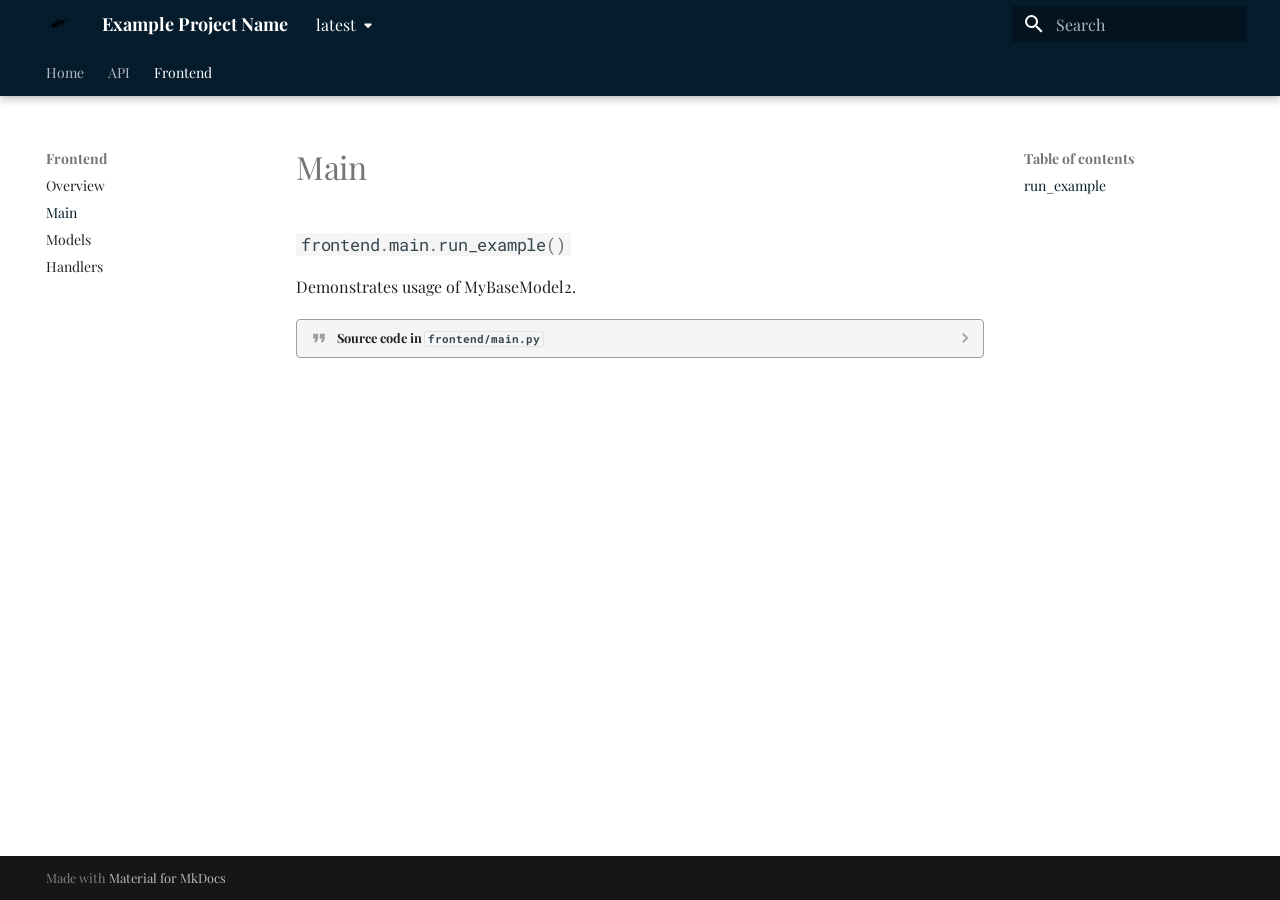
<file: latest/frontend/main/index.html>
<!doctype html>
<html lang="en" class="no-js">
  <head>
    
      <meta charset="utf-8">
      <meta name="viewport" content="width=device-width,initial-scale=1">
      
      
      
      
        <link rel="prev" href="../overview/">
      
      
        <link rel="next" href="../models/">
      
      
      <link rel="icon" href="../../images/favicon.png">
      <meta name="generator" content="mkdocs-1.6.1, mkdocs-material-9.6.22">
    
    
      
        <title>Main - Example Project Name</title>
      
    
    
      <link rel="stylesheet" href="../../assets/stylesheets/main.84d31ad4.min.css">
      
      


    
    
      
    
    
      
        
        
        <link rel="preconnect" href="https://fonts.gstatic.com" crossorigin>
        <link rel="stylesheet" href="https://fonts.googleapis.com/css?family=Playfair+Display:300,300i,400,400i,700,700i%7CRoboto+Mono:400,400i,700,700i&display=fallback">
        <style>:root{--md-text-font:"Playfair Display";--md-code-font:"Roboto Mono"}</style>
      
    
    
      <link rel="stylesheet" href="../../assets/_mkdocstrings.css">
    
      <link rel="stylesheet" href="../../stylesheets/extra.css">
    
    <script>__md_scope=new URL("../..",location),__md_hash=e=>[...e].reduce(((e,_)=>(e<<5)-e+_.charCodeAt(0)),0),__md_get=(e,_=localStorage,t=__md_scope)=>JSON.parse(_.getItem(t.pathname+"."+e)),__md_set=(e,_,t=localStorage,a=__md_scope)=>{try{t.setItem(a.pathname+"."+e,JSON.stringify(_))}catch(e){}}</script>
    
      

    
    
    
  </head>
  
  
    <body dir="ltr">
  
    
    <input class="md-toggle" data-md-toggle="drawer" type="checkbox" id="__drawer" autocomplete="off">
    <input class="md-toggle" data-md-toggle="search" type="checkbox" id="__search" autocomplete="off">
    <label class="md-overlay" for="__drawer"></label>
    <div data-md-component="skip">
      
        
        <a href="#frontend.main.run_example" class="md-skip">
          Skip to content
        </a>
      
    </div>
    <div data-md-component="announce">
      
    </div>
    
      <div data-md-color-scheme="default" data-md-component="outdated" hidden>
        
      </div>
    
    
      

  

<header class="md-header md-header--shadow md-header--lifted" data-md-component="header">
  <nav class="md-header__inner md-grid" aria-label="Header">
    <a href="../.." title="Example Project Name" class="md-header__button md-logo" aria-label="Example Project Name" data-md-component="logo">
      
  <img src="../../images/favicon.png" alt="logo">

    </a>
    <label class="md-header__button md-icon" for="__drawer">
      
      <svg xmlns="http://www.w3.org/2000/svg" viewBox="0 0 24 24"><path d="M3 6h18v2H3zm0 5h18v2H3zm0 5h18v2H3z"/></svg>
    </label>
    <div class="md-header__title" data-md-component="header-title">
      <div class="md-header__ellipsis">
        <div class="md-header__topic">
          <span class="md-ellipsis">
            Example Project Name
          </span>
        </div>
        <div class="md-header__topic" data-md-component="header-topic">
          <span class="md-ellipsis">
            
              Main
            
          </span>
        </div>
      </div>
    </div>
    
    
      <script>var palette=__md_get("__palette");if(palette&&palette.color){if("(prefers-color-scheme)"===palette.color.media){var media=matchMedia("(prefers-color-scheme: light)"),input=document.querySelector(media.matches?"[data-md-color-media='(prefers-color-scheme: light)']":"[data-md-color-media='(prefers-color-scheme: dark)']");palette.color.media=input.getAttribute("data-md-color-media"),palette.color.scheme=input.getAttribute("data-md-color-scheme"),palette.color.primary=input.getAttribute("data-md-color-primary"),palette.color.accent=input.getAttribute("data-md-color-accent")}for(var[key,value]of Object.entries(palette.color))document.body.setAttribute("data-md-color-"+key,value)}</script>
    
    
    
      
      
        <label class="md-header__button md-icon" for="__search">
          
          <svg xmlns="http://www.w3.org/2000/svg" viewBox="0 0 24 24"><path d="M9.5 3A6.5 6.5 0 0 1 16 9.5c0 1.61-.59 3.09-1.56 4.23l.27.27h.79l5 5-1.5 1.5-5-5v-.79l-.27-.27A6.52 6.52 0 0 1 9.5 16 6.5 6.5 0 0 1 3 9.5 6.5 6.5 0 0 1 9.5 3m0 2C7 5 5 7 5 9.5S7 14 9.5 14 14 12 14 9.5 12 5 9.5 5"/></svg>
        </label>
        <div class="md-search" data-md-component="search" role="dialog">
  <label class="md-search__overlay" for="__search"></label>
  <div class="md-search__inner" role="search">
    <form class="md-search__form" name="search">
      <input type="text" class="md-search__input" name="query" aria-label="Search" placeholder="Search" autocapitalize="off" autocorrect="off" autocomplete="off" spellcheck="false" data-md-component="search-query" required>
      <label class="md-search__icon md-icon" for="__search">
        
        <svg xmlns="http://www.w3.org/2000/svg" viewBox="0 0 24 24"><path d="M9.5 3A6.5 6.5 0 0 1 16 9.5c0 1.61-.59 3.09-1.56 4.23l.27.27h.79l5 5-1.5 1.5-5-5v-.79l-.27-.27A6.52 6.52 0 0 1 9.5 16 6.5 6.5 0 0 1 3 9.5 6.5 6.5 0 0 1 9.5 3m0 2C7 5 5 7 5 9.5S7 14 9.5 14 14 12 14 9.5 12 5 9.5 5"/></svg>
        
        <svg xmlns="http://www.w3.org/2000/svg" viewBox="0 0 24 24"><path d="M20 11v2H8l5.5 5.5-1.42 1.42L4.16 12l7.92-7.92L13.5 5.5 8 11z"/></svg>
      </label>
      <nav class="md-search__options" aria-label="Search">
        
        <button type="reset" class="md-search__icon md-icon" title="Clear" aria-label="Clear" tabindex="-1">
          
          <svg xmlns="http://www.w3.org/2000/svg" viewBox="0 0 24 24"><path d="M19 6.41 17.59 5 12 10.59 6.41 5 5 6.41 10.59 12 5 17.59 6.41 19 12 13.41 17.59 19 19 17.59 13.41 12z"/></svg>
        </button>
      </nav>
      
    </form>
    <div class="md-search__output">
      <div class="md-search__scrollwrap" tabindex="0" data-md-scrollfix>
        <div class="md-search-result" data-md-component="search-result">
          <div class="md-search-result__meta">
            Initializing search
          </div>
          <ol class="md-search-result__list" role="presentation"></ol>
        </div>
      </div>
    </div>
  </div>
</div>
      
    
    
  </nav>
  
    
      
<nav class="md-tabs" aria-label="Tabs" data-md-component="tabs">
  <div class="md-grid">
    <ul class="md-tabs__list">
      
        
  
  
  
  
    <li class="md-tabs__item">
      <a href="../.." class="md-tabs__link">
        
  
  
    
  
  Home

      </a>
    </li>
  

      
        
  
  
  
  
    <li class="md-tabs__item">
      <a href="../../api/" class="md-tabs__link">
        
  
  
    
  
  API

      </a>
    </li>
  

      
        
  
  
  
    
  
  
    
    
      <li class="md-tabs__item md-tabs__item--active">
        <a href="../overview/" class="md-tabs__link">
          
  
  
    
  
  Frontend

        </a>
      </li>
    
  

      
    </ul>
  </div>
</nav>
    
  
</header>
    
    <div class="md-container" data-md-component="container">
      
      
        
      
      <main class="md-main" data-md-component="main">
        <div class="md-main__inner md-grid">
          
            
              
              <div class="md-sidebar md-sidebar--primary" data-md-component="sidebar" data-md-type="navigation" >
                <div class="md-sidebar__scrollwrap">
                  <div class="md-sidebar__inner">
                    


  


<nav class="md-nav md-nav--primary md-nav--lifted" aria-label="Navigation" data-md-level="0">
  <label class="md-nav__title" for="__drawer">
    <a href="../.." title="Example Project Name" class="md-nav__button md-logo" aria-label="Example Project Name" data-md-component="logo">
      
  <img src="../../images/favicon.png" alt="logo">

    </a>
    Example Project Name
  </label>
  
  <ul class="md-nav__list" data-md-scrollfix>
    
      
      
  
  
  
  
    <li class="md-nav__item">
      <a href="../.." class="md-nav__link">
        
  
  
  <span class="md-ellipsis">
    Home
    
  </span>
  

      </a>
    </li>
  

    
      
      
  
  
  
  
    <li class="md-nav__item">
      <a href="../../api/" class="md-nav__link">
        
  
  
  <span class="md-ellipsis">
    API
    
  </span>
  

      </a>
    </li>
  

    
      
      
  
  
    
  
  
  
    
    
      
        
      
        
      
        
      
        
      
    
    
    
      
        
        
      
      
    
    
    <li class="md-nav__item md-nav__item--active md-nav__item--section md-nav__item--nested">
      
        
        
        <input class="md-nav__toggle md-toggle " type="checkbox" id="__nav_3" checked>
        
          
          <label class="md-nav__link" for="__nav_3" id="__nav_3_label" tabindex="">
            
  
  
  <span class="md-ellipsis">
    Frontend
    
  </span>
  

            <span class="md-nav__icon md-icon"></span>
          </label>
        
        <nav class="md-nav" data-md-level="1" aria-labelledby="__nav_3_label" aria-expanded="true">
          <label class="md-nav__title" for="__nav_3">
            <span class="md-nav__icon md-icon"></span>
            Frontend
          </label>
          <ul class="md-nav__list" data-md-scrollfix>
            
              
                
  
  
  
  
    <li class="md-nav__item">
      <a href="../overview/" class="md-nav__link">
        
  
  
  <span class="md-ellipsis">
    Overview
    
  </span>
  

      </a>
    </li>
  

              
            
              
                
  
  
    
  
  
  
    <li class="md-nav__item md-nav__item--active">
      
      <input class="md-nav__toggle md-toggle" type="checkbox" id="__toc">
      
      
      
        <label class="md-nav__link md-nav__link--active" for="__toc">
          
  
  
  <span class="md-ellipsis">
    Main
    
  </span>
  

          <span class="md-nav__icon md-icon"></span>
        </label>
      
      <a href="./" class="md-nav__link md-nav__link--active">
        
  
  
  <span class="md-ellipsis">
    Main
    
  </span>
  

      </a>
      
        

<nav class="md-nav md-nav--secondary" aria-label="Table of contents">
  
  
  
  
    <label class="md-nav__title" for="__toc">
      <span class="md-nav__icon md-icon"></span>
      Table of contents
    </label>
    <ul class="md-nav__list" data-md-component="toc" data-md-scrollfix>
      
        <li class="md-nav__item">
  <a href="#frontend.main.run_example" class="md-nav__link">
    <span class="md-ellipsis">
      run_example
    </span>
  </a>
  
</li>
      
    </ul>
  
</nav>
      
    </li>
  

              
            
              
                
  
  
  
  
    <li class="md-nav__item">
      <a href="../models/" class="md-nav__link">
        
  
  
  <span class="md-ellipsis">
    Models
    
  </span>
  

      </a>
    </li>
  

              
            
              
                
  
  
  
  
    <li class="md-nav__item">
      <a href="../handlers/" class="md-nav__link">
        
  
  
  <span class="md-ellipsis">
    Handlers
    
  </span>
  

      </a>
    </li>
  

              
            
          </ul>
        </nav>
      
    </li>
  

    
  </ul>
</nav>
                  </div>
                </div>
              </div>
            
            
              
              <div class="md-sidebar md-sidebar--secondary" data-md-component="sidebar" data-md-type="toc" >
                <div class="md-sidebar__scrollwrap">
                  <div class="md-sidebar__inner">
                    

<nav class="md-nav md-nav--secondary" aria-label="Table of contents">
  
  
  
  
    <label class="md-nav__title" for="__toc">
      <span class="md-nav__icon md-icon"></span>
      Table of contents
    </label>
    <ul class="md-nav__list" data-md-component="toc" data-md-scrollfix>
      
        <li class="md-nav__item">
  <a href="#frontend.main.run_example" class="md-nav__link">
    <span class="md-ellipsis">
      run_example
    </span>
  </a>
  
</li>
      
    </ul>
  
</nav>
                  </div>
                </div>
              </div>
            
          
          
            <div class="md-content" data-md-component="content">
              <article class="md-content__inner md-typeset">
                
                  



  <h1>Main</h1>

<div class="doc doc-object doc-function">


<h3 id="frontend.main.run_example" class="doc doc-heading">
            <code class="highlight language-python"><span class="n">frontend</span><span class="o">.</span><span class="n">main</span><span class="o">.</span><span class="n">run_example</span><span class="p">()</span></code>

</h3>


    <div class="doc doc-contents first">

        <p>Demonstrates usage of MyBaseModel2.</p>


            <details class="quote">
              <summary>Source code in <code>frontend/main.py</code></summary>
              <div class="highlight"><table class="highlighttable"><tr><td class="linenos"><div class="linenodiv"><pre><span></span><span class="normal">3</span>
<span class="normal">4</span>
<span class="normal">5</span>
<span class="normal">6</span>
<span class="normal">7</span>
<span class="normal">8</span></pre></div></td><td class="code"><div><pre><span></span><code><span class="k">def</span><span class="w"> </span><span class="nf">run_example</span><span class="p">()</span> <span class="o">-&gt;</span> <span class="kc">None</span><span class="p">:</span>
<span class="w">    </span><span class="sd">&quot;&quot;&quot;</span>
<span class="sd">    Demonstrates usage of MyBaseModel2.</span>
<span class="sd">    &quot;&quot;&quot;</span>
    <span class="n">alms</span> <span class="o">=</span> <span class="n">MyBaseModel2</span><span class="p">(</span><span class="n">c</span><span class="o">=</span><span class="mi">1</span><span class="p">,</span> <span class="n">d</span><span class="o">=</span><span class="s2">&quot;a&quot;</span><span class="p">)</span>
    <span class="nb">print</span><span class="p">(</span><span class="n">alms</span><span class="p">)</span>
</code></pre></div></td></tr></table></div>
            </details>
    </div>

</div>












                
              </article>
            </div>
          
          
<script>var target=document.getElementById(location.hash.slice(1));target&&target.name&&(target.checked=target.name.startsWith("__tabbed_"))</script>
        </div>
        
          <button type="button" class="md-top md-icon" data-md-component="top" hidden>
  
  <svg xmlns="http://www.w3.org/2000/svg" viewBox="0 0 24 24"><path d="M13 20h-2V8l-5.5 5.5-1.42-1.42L12 4.16l7.92 7.92-1.42 1.42L13 8z"/></svg>
  Back to top
</button>
        
      </main>
      
        <footer class="md-footer">
  
  <div class="md-footer-meta md-typeset">
    <div class="md-footer-meta__inner md-grid">
      <div class="md-copyright">
  
  
    Made with
    <a href="https://squidfunk.github.io/mkdocs-material/" target="_blank" rel="noopener">
      Material for MkDocs
    </a>
  
</div>
      
    </div>
  </div>
</footer>
      
    </div>
    <div class="md-dialog" data-md-component="dialog">
      <div class="md-dialog__inner md-typeset"></div>
    </div>
    
    
    
      
      <script id="__config" type="application/json">{"base": "../..", "features": ["navigation.tabs", "navigation.tabs.sticky", "navigation.top", "navigation.indexes"], "search": "../../assets/javascripts/workers/search.973d3a69.min.js", "tags": null, "translations": {"clipboard.copied": "Copied to clipboard", "clipboard.copy": "Copy to clipboard", "search.result.more.one": "1 more on this page", "search.result.more.other": "# more on this page", "search.result.none": "No matching documents", "search.result.one": "1 matching document", "search.result.other": "# matching documents", "search.result.placeholder": "Type to start searching", "search.result.term.missing": "Missing", "select.version": "Select version"}, "version": {"provider": "mike"}}</script>
    
    
      <script src="../../assets/javascripts/bundle.f55a23d4.min.js"></script>
      
    
  </body>
</html>
</file>
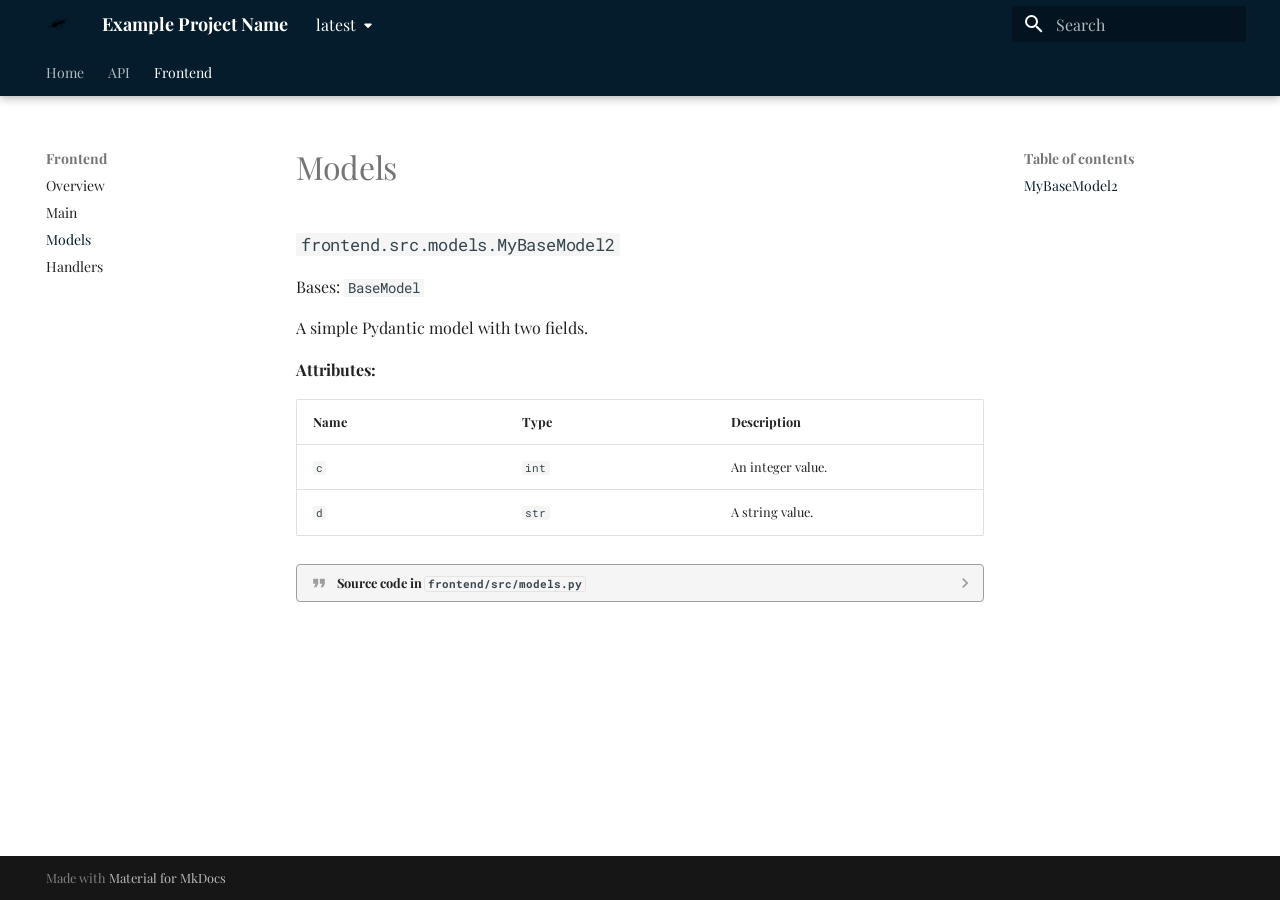
<file: latest/frontend/models/index.html>
<!doctype html>
<html lang="en" class="no-js">
  <head>
    
      <meta charset="utf-8">
      <meta name="viewport" content="width=device-width,initial-scale=1">
      
      
      
      
        <link rel="prev" href="../main/">
      
      
        <link rel="next" href="../handlers/">
      
      
      <link rel="icon" href="../../images/favicon.png">
      <meta name="generator" content="mkdocs-1.6.1, mkdocs-material-9.6.22">
    
    
      
        <title>Models - Example Project Name</title>
      
    
    
      <link rel="stylesheet" href="../../assets/stylesheets/main.84d31ad4.min.css">
      
      


    
    
      
    
    
      
        
        
        <link rel="preconnect" href="https://fonts.gstatic.com" crossorigin>
        <link rel="stylesheet" href="https://fonts.googleapis.com/css?family=Playfair+Display:300,300i,400,400i,700,700i%7CRoboto+Mono:400,400i,700,700i&display=fallback">
        <style>:root{--md-text-font:"Playfair Display";--md-code-font:"Roboto Mono"}</style>
      
    
    
      <link rel="stylesheet" href="../../assets/_mkdocstrings.css">
    
      <link rel="stylesheet" href="../../stylesheets/extra.css">
    
    <script>__md_scope=new URL("../..",location),__md_hash=e=>[...e].reduce(((e,_)=>(e<<5)-e+_.charCodeAt(0)),0),__md_get=(e,_=localStorage,t=__md_scope)=>JSON.parse(_.getItem(t.pathname+"."+e)),__md_set=(e,_,t=localStorage,a=__md_scope)=>{try{t.setItem(a.pathname+"."+e,JSON.stringify(_))}catch(e){}}</script>
    
      

    
    
    
  </head>
  
  
    <body dir="ltr">
  
    
    <input class="md-toggle" data-md-toggle="drawer" type="checkbox" id="__drawer" autocomplete="off">
    <input class="md-toggle" data-md-toggle="search" type="checkbox" id="__search" autocomplete="off">
    <label class="md-overlay" for="__drawer"></label>
    <div data-md-component="skip">
      
        
        <a href="#frontend.src.models.MyBaseModel2" class="md-skip">
          Skip to content
        </a>
      
    </div>
    <div data-md-component="announce">
      
    </div>
    
      <div data-md-color-scheme="default" data-md-component="outdated" hidden>
        
      </div>
    
    
      

  

<header class="md-header md-header--shadow md-header--lifted" data-md-component="header">
  <nav class="md-header__inner md-grid" aria-label="Header">
    <a href="../.." title="Example Project Name" class="md-header__button md-logo" aria-label="Example Project Name" data-md-component="logo">
      
  <img src="../../images/favicon.png" alt="logo">

    </a>
    <label class="md-header__button md-icon" for="__drawer">
      
      <svg xmlns="http://www.w3.org/2000/svg" viewBox="0 0 24 24"><path d="M3 6h18v2H3zm0 5h18v2H3zm0 5h18v2H3z"/></svg>
    </label>
    <div class="md-header__title" data-md-component="header-title">
      <div class="md-header__ellipsis">
        <div class="md-header__topic">
          <span class="md-ellipsis">
            Example Project Name
          </span>
        </div>
        <div class="md-header__topic" data-md-component="header-topic">
          <span class="md-ellipsis">
            
              Models
            
          </span>
        </div>
      </div>
    </div>
    
    
      <script>var palette=__md_get("__palette");if(palette&&palette.color){if("(prefers-color-scheme)"===palette.color.media){var media=matchMedia("(prefers-color-scheme: light)"),input=document.querySelector(media.matches?"[data-md-color-media='(prefers-color-scheme: light)']":"[data-md-color-media='(prefers-color-scheme: dark)']");palette.color.media=input.getAttribute("data-md-color-media"),palette.color.scheme=input.getAttribute("data-md-color-scheme"),palette.color.primary=input.getAttribute("data-md-color-primary"),palette.color.accent=input.getAttribute("data-md-color-accent")}for(var[key,value]of Object.entries(palette.color))document.body.setAttribute("data-md-color-"+key,value)}</script>
    
    
    
      
      
        <label class="md-header__button md-icon" for="__search">
          
          <svg xmlns="http://www.w3.org/2000/svg" viewBox="0 0 24 24"><path d="M9.5 3A6.5 6.5 0 0 1 16 9.5c0 1.61-.59 3.09-1.56 4.23l.27.27h.79l5 5-1.5 1.5-5-5v-.79l-.27-.27A6.52 6.52 0 0 1 9.5 16 6.5 6.5 0 0 1 3 9.5 6.5 6.5 0 0 1 9.5 3m0 2C7 5 5 7 5 9.5S7 14 9.5 14 14 12 14 9.5 12 5 9.5 5"/></svg>
        </label>
        <div class="md-search" data-md-component="search" role="dialog">
  <label class="md-search__overlay" for="__search"></label>
  <div class="md-search__inner" role="search">
    <form class="md-search__form" name="search">
      <input type="text" class="md-search__input" name="query" aria-label="Search" placeholder="Search" autocapitalize="off" autocorrect="off" autocomplete="off" spellcheck="false" data-md-component="search-query" required>
      <label class="md-search__icon md-icon" for="__search">
        
        <svg xmlns="http://www.w3.org/2000/svg" viewBox="0 0 24 24"><path d="M9.5 3A6.5 6.5 0 0 1 16 9.5c0 1.61-.59 3.09-1.56 4.23l.27.27h.79l5 5-1.5 1.5-5-5v-.79l-.27-.27A6.52 6.52 0 0 1 9.5 16 6.5 6.5 0 0 1 3 9.5 6.5 6.5 0 0 1 9.5 3m0 2C7 5 5 7 5 9.5S7 14 9.5 14 14 12 14 9.5 12 5 9.5 5"/></svg>
        
        <svg xmlns="http://www.w3.org/2000/svg" viewBox="0 0 24 24"><path d="M20 11v2H8l5.5 5.5-1.42 1.42L4.16 12l7.92-7.92L13.5 5.5 8 11z"/></svg>
      </label>
      <nav class="md-search__options" aria-label="Search">
        
        <button type="reset" class="md-search__icon md-icon" title="Clear" aria-label="Clear" tabindex="-1">
          
          <svg xmlns="http://www.w3.org/2000/svg" viewBox="0 0 24 24"><path d="M19 6.41 17.59 5 12 10.59 6.41 5 5 6.41 10.59 12 5 17.59 6.41 19 12 13.41 17.59 19 19 17.59 13.41 12z"/></svg>
        </button>
      </nav>
      
    </form>
    <div class="md-search__output">
      <div class="md-search__scrollwrap" tabindex="0" data-md-scrollfix>
        <div class="md-search-result" data-md-component="search-result">
          <div class="md-search-result__meta">
            Initializing search
          </div>
          <ol class="md-search-result__list" role="presentation"></ol>
        </div>
      </div>
    </div>
  </div>
</div>
      
    
    
  </nav>
  
    
      
<nav class="md-tabs" aria-label="Tabs" data-md-component="tabs">
  <div class="md-grid">
    <ul class="md-tabs__list">
      
        
  
  
  
  
    <li class="md-tabs__item">
      <a href="../.." class="md-tabs__link">
        
  
  
    
  
  Home

      </a>
    </li>
  

      
        
  
  
  
  
    <li class="md-tabs__item">
      <a href="../../api/" class="md-tabs__link">
        
  
  
    
  
  API

      </a>
    </li>
  

      
        
  
  
  
    
  
  
    
    
      <li class="md-tabs__item md-tabs__item--active">
        <a href="../overview/" class="md-tabs__link">
          
  
  
    
  
  Frontend

        </a>
      </li>
    
  

      
    </ul>
  </div>
</nav>
    
  
</header>
    
    <div class="md-container" data-md-component="container">
      
      
        
      
      <main class="md-main" data-md-component="main">
        <div class="md-main__inner md-grid">
          
            
              
              <div class="md-sidebar md-sidebar--primary" data-md-component="sidebar" data-md-type="navigation" >
                <div class="md-sidebar__scrollwrap">
                  <div class="md-sidebar__inner">
                    


  


<nav class="md-nav md-nav--primary md-nav--lifted" aria-label="Navigation" data-md-level="0">
  <label class="md-nav__title" for="__drawer">
    <a href="../.." title="Example Project Name" class="md-nav__button md-logo" aria-label="Example Project Name" data-md-component="logo">
      
  <img src="../../images/favicon.png" alt="logo">

    </a>
    Example Project Name
  </label>
  
  <ul class="md-nav__list" data-md-scrollfix>
    
      
      
  
  
  
  
    <li class="md-nav__item">
      <a href="../.." class="md-nav__link">
        
  
  
  <span class="md-ellipsis">
    Home
    
  </span>
  

      </a>
    </li>
  

    
      
      
  
  
  
  
    <li class="md-nav__item">
      <a href="../../api/" class="md-nav__link">
        
  
  
  <span class="md-ellipsis">
    API
    
  </span>
  

      </a>
    </li>
  

    
      
      
  
  
    
  
  
  
    
    
      
        
      
        
      
        
      
        
      
    
    
    
      
        
        
      
      
    
    
    <li class="md-nav__item md-nav__item--active md-nav__item--section md-nav__item--nested">
      
        
        
        <input class="md-nav__toggle md-toggle " type="checkbox" id="__nav_3" checked>
        
          
          <label class="md-nav__link" for="__nav_3" id="__nav_3_label" tabindex="">
            
  
  
  <span class="md-ellipsis">
    Frontend
    
  </span>
  

            <span class="md-nav__icon md-icon"></span>
          </label>
        
        <nav class="md-nav" data-md-level="1" aria-labelledby="__nav_3_label" aria-expanded="true">
          <label class="md-nav__title" for="__nav_3">
            <span class="md-nav__icon md-icon"></span>
            Frontend
          </label>
          <ul class="md-nav__list" data-md-scrollfix>
            
              
                
  
  
  
  
    <li class="md-nav__item">
      <a href="../overview/" class="md-nav__link">
        
  
  
  <span class="md-ellipsis">
    Overview
    
  </span>
  

      </a>
    </li>
  

              
            
              
                
  
  
  
  
    <li class="md-nav__item">
      <a href="../main/" class="md-nav__link">
        
  
  
  <span class="md-ellipsis">
    Main
    
  </span>
  

      </a>
    </li>
  

              
            
              
                
  
  
    
  
  
  
    <li class="md-nav__item md-nav__item--active">
      
      <input class="md-nav__toggle md-toggle" type="checkbox" id="__toc">
      
      
      
        <label class="md-nav__link md-nav__link--active" for="__toc">
          
  
  
  <span class="md-ellipsis">
    Models
    
  </span>
  

          <span class="md-nav__icon md-icon"></span>
        </label>
      
      <a href="./" class="md-nav__link md-nav__link--active">
        
  
  
  <span class="md-ellipsis">
    Models
    
  </span>
  

      </a>
      
        

<nav class="md-nav md-nav--secondary" aria-label="Table of contents">
  
  
  
  
    <label class="md-nav__title" for="__toc">
      <span class="md-nav__icon md-icon"></span>
      Table of contents
    </label>
    <ul class="md-nav__list" data-md-component="toc" data-md-scrollfix>
      
        <li class="md-nav__item">
  <a href="#frontend.src.models.MyBaseModel2" class="md-nav__link">
    <span class="md-ellipsis">
      MyBaseModel2
    </span>
  </a>
  
</li>
      
    </ul>
  
</nav>
      
    </li>
  

              
            
              
                
  
  
  
  
    <li class="md-nav__item">
      <a href="../handlers/" class="md-nav__link">
        
  
  
  <span class="md-ellipsis">
    Handlers
    
  </span>
  

      </a>
    </li>
  

              
            
          </ul>
        </nav>
      
    </li>
  

    
  </ul>
</nav>
                  </div>
                </div>
              </div>
            
            
              
              <div class="md-sidebar md-sidebar--secondary" data-md-component="sidebar" data-md-type="toc" >
                <div class="md-sidebar__scrollwrap">
                  <div class="md-sidebar__inner">
                    

<nav class="md-nav md-nav--secondary" aria-label="Table of contents">
  
  
  
  
    <label class="md-nav__title" for="__toc">
      <span class="md-nav__icon md-icon"></span>
      Table of contents
    </label>
    <ul class="md-nav__list" data-md-component="toc" data-md-scrollfix>
      
        <li class="md-nav__item">
  <a href="#frontend.src.models.MyBaseModel2" class="md-nav__link">
    <span class="md-ellipsis">
      MyBaseModel2
    </span>
  </a>
  
</li>
      
    </ul>
  
</nav>
                  </div>
                </div>
              </div>
            
          
          
            <div class="md-content" data-md-component="content">
              <article class="md-content__inner md-typeset">
                
                  



  <h1>Models</h1>

<div class="doc doc-object doc-class">



<h3 id="frontend.src.models.MyBaseModel2" class="doc doc-heading">
            <code>frontend.src.models.MyBaseModel2</code>


</h3>


    <div class="doc doc-contents first">
            <p class="doc doc-class-bases">
              Bases: <code><span title="pydantic.BaseModel">BaseModel</span></code></p>


        <p>A simple Pydantic model with two fields.</p>


<p><span class="doc-section-title">Attributes:</span></p>
    <table>
      <thead>
        <tr>
          <th>Name</th>
          <th>Type</th>
          <th>Description</th>
        </tr>
      </thead>
      <tbody>
          <tr class="doc-section-item">
            <td><code><span title="frontend.src.models.MyBaseModel2.c">c</span></code></td>
            <td>
                  <code><span title="int">int</span></code>
            </td>
            <td>
              <div class="doc-md-description">
                <p>An integer value.</p>
              </div>
            </td>
          </tr>
          <tr class="doc-section-item">
            <td><code><span title="frontend.src.models.MyBaseModel2.d">d</span></code></td>
            <td>
                  <code><span title="str">str</span></code>
            </td>
            <td>
              <div class="doc-md-description">
                <p>A string value.</p>
              </div>
            </td>
          </tr>
      </tbody>
    </table>








              <details class="quote">
                <summary>Source code in <code>frontend/src/models.py</code></summary>
                <div class="highlight"><table class="highlighttable"><tr><td class="linenos"><div class="linenodiv"><pre><span></span><span class="normal"> 3</span>
<span class="normal"> 4</span>
<span class="normal"> 5</span>
<span class="normal"> 6</span>
<span class="normal"> 7</span>
<span class="normal"> 8</span>
<span class="normal"> 9</span>
<span class="normal">10</span>
<span class="normal">11</span>
<span class="normal">12</span></pre></div></td><td class="code"><div><pre><span></span><code><span class="k">class</span><span class="w"> </span><span class="nc">MyBaseModel2</span><span class="p">(</span><span class="n">BaseModel</span><span class="p">):</span>
<span class="w">    </span><span class="sd">&quot;&quot;&quot;</span>
<span class="sd">    A simple Pydantic model with two fields.</span>

<span class="sd">    Attributes:</span>
<span class="sd">        c (int): An integer value.</span>
<span class="sd">        d (str): A string value.</span>
<span class="sd">    &quot;&quot;&quot;</span>
    <span class="n">c</span><span class="p">:</span> <span class="nb">int</span>
    <span class="n">d</span><span class="p">:</span> <span class="nb">str</span>
</code></pre></div></td></tr></table></div>
              </details>



  <div class="doc doc-children">












  </div>

    </div>

</div>












                
              </article>
            </div>
          
          
<script>var target=document.getElementById(location.hash.slice(1));target&&target.name&&(target.checked=target.name.startsWith("__tabbed_"))</script>
        </div>
        
          <button type="button" class="md-top md-icon" data-md-component="top" hidden>
  
  <svg xmlns="http://www.w3.org/2000/svg" viewBox="0 0 24 24"><path d="M13 20h-2V8l-5.5 5.5-1.42-1.42L12 4.16l7.92 7.92-1.42 1.42L13 8z"/></svg>
  Back to top
</button>
        
      </main>
      
        <footer class="md-footer">
  
  <div class="md-footer-meta md-typeset">
    <div class="md-footer-meta__inner md-grid">
      <div class="md-copyright">
  
  
    Made with
    <a href="https://squidfunk.github.io/mkdocs-material/" target="_blank" rel="noopener">
      Material for MkDocs
    </a>
  
</div>
      
    </div>
  </div>
</footer>
      
    </div>
    <div class="md-dialog" data-md-component="dialog">
      <div class="md-dialog__inner md-typeset"></div>
    </div>
    
    
    
      
      <script id="__config" type="application/json">{"base": "../..", "features": ["navigation.tabs", "navigation.tabs.sticky", "navigation.top", "navigation.indexes"], "search": "../../assets/javascripts/workers/search.973d3a69.min.js", "tags": null, "translations": {"clipboard.copied": "Copied to clipboard", "clipboard.copy": "Copy to clipboard", "search.result.more.one": "1 more on this page", "search.result.more.other": "# more on this page", "search.result.none": "No matching documents", "search.result.one": "1 matching document", "search.result.other": "# matching documents", "search.result.placeholder": "Type to start searching", "search.result.term.missing": "Missing", "select.version": "Select version"}, "version": {"provider": "mike"}}</script>
    
    
      <script src="../../assets/javascripts/bundle.f55a23d4.min.js"></script>
      
    
  </body>
</html>
</file>
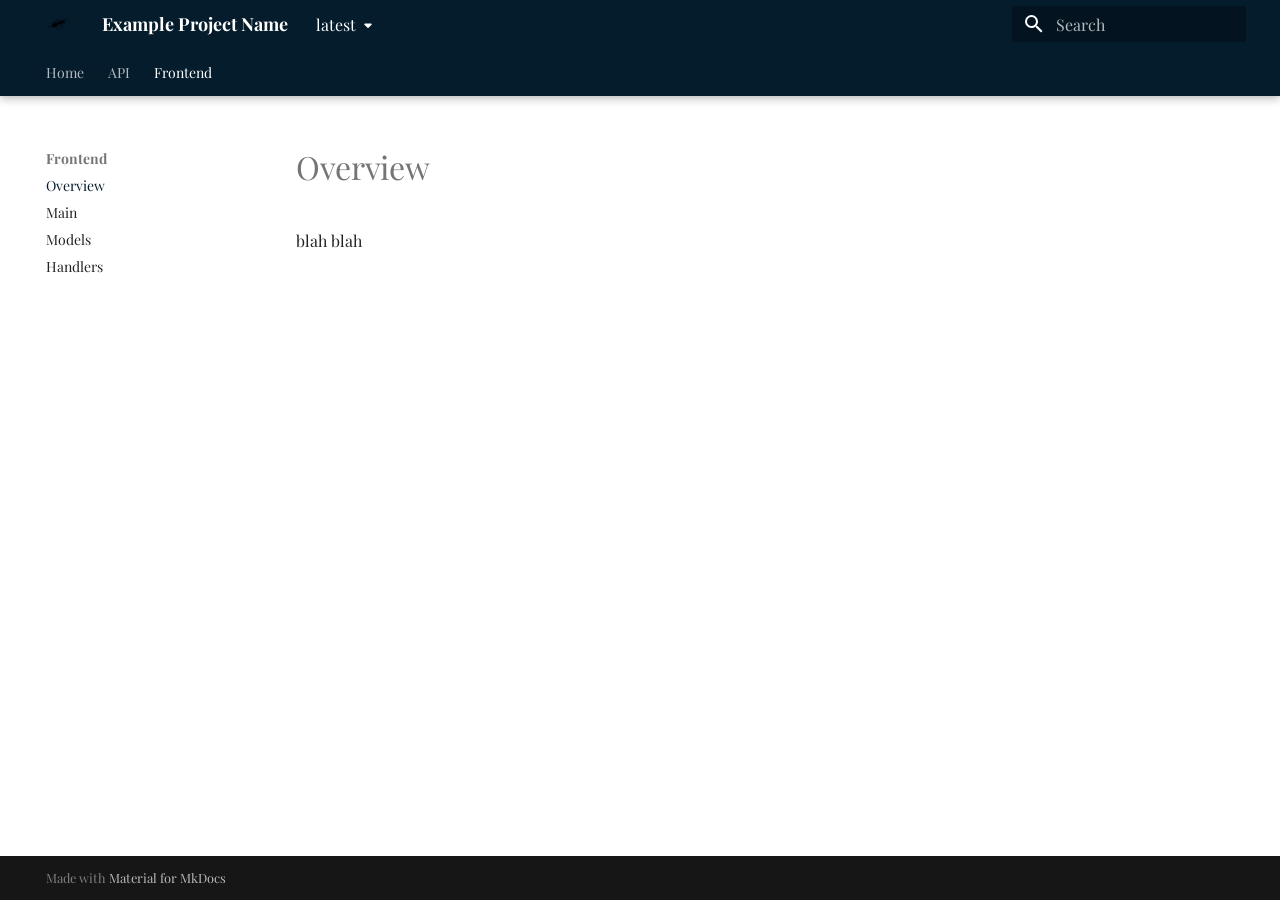
<file: latest/frontend/overview/index.html>
<!doctype html>
<html lang="en" class="no-js">
  <head>
    
      <meta charset="utf-8">
      <meta name="viewport" content="width=device-width,initial-scale=1">
      
      
      
      
        <link rel="prev" href="../../api/">
      
      
        <link rel="next" href="../main/">
      
      
      <link rel="icon" href="../../images/favicon.png">
      <meta name="generator" content="mkdocs-1.6.1, mkdocs-material-9.6.22">
    
    
      
        <title>Overview - Example Project Name</title>
      
    
    
      <link rel="stylesheet" href="../../assets/stylesheets/main.84d31ad4.min.css">
      
      


    
    
      
    
    
      
        
        
        <link rel="preconnect" href="https://fonts.gstatic.com" crossorigin>
        <link rel="stylesheet" href="https://fonts.googleapis.com/css?family=Playfair+Display:300,300i,400,400i,700,700i%7CRoboto+Mono:400,400i,700,700i&display=fallback">
        <style>:root{--md-text-font:"Playfair Display";--md-code-font:"Roboto Mono"}</style>
      
    
    
      <link rel="stylesheet" href="../../assets/_mkdocstrings.css">
    
      <link rel="stylesheet" href="../../stylesheets/extra.css">
    
    <script>__md_scope=new URL("../..",location),__md_hash=e=>[...e].reduce(((e,_)=>(e<<5)-e+_.charCodeAt(0)),0),__md_get=(e,_=localStorage,t=__md_scope)=>JSON.parse(_.getItem(t.pathname+"."+e)),__md_set=(e,_,t=localStorage,a=__md_scope)=>{try{t.setItem(a.pathname+"."+e,JSON.stringify(_))}catch(e){}}</script>
    
      

    
    
    
  </head>
  
  
    <body dir="ltr">
  
    
    <input class="md-toggle" data-md-toggle="drawer" type="checkbox" id="__drawer" autocomplete="off">
    <input class="md-toggle" data-md-toggle="search" type="checkbox" id="__search" autocomplete="off">
    <label class="md-overlay" for="__drawer"></label>
    <div data-md-component="skip">
      
    </div>
    <div data-md-component="announce">
      
    </div>
    
      <div data-md-color-scheme="default" data-md-component="outdated" hidden>
        
      </div>
    
    
      

  

<header class="md-header md-header--shadow md-header--lifted" data-md-component="header">
  <nav class="md-header__inner md-grid" aria-label="Header">
    <a href="../.." title="Example Project Name" class="md-header__button md-logo" aria-label="Example Project Name" data-md-component="logo">
      
  <img src="../../images/favicon.png" alt="logo">

    </a>
    <label class="md-header__button md-icon" for="__drawer">
      
      <svg xmlns="http://www.w3.org/2000/svg" viewBox="0 0 24 24"><path d="M3 6h18v2H3zm0 5h18v2H3zm0 5h18v2H3z"/></svg>
    </label>
    <div class="md-header__title" data-md-component="header-title">
      <div class="md-header__ellipsis">
        <div class="md-header__topic">
          <span class="md-ellipsis">
            Example Project Name
          </span>
        </div>
        <div class="md-header__topic" data-md-component="header-topic">
          <span class="md-ellipsis">
            
              Overview
            
          </span>
        </div>
      </div>
    </div>
    
    
      <script>var palette=__md_get("__palette");if(palette&&palette.color){if("(prefers-color-scheme)"===palette.color.media){var media=matchMedia("(prefers-color-scheme: light)"),input=document.querySelector(media.matches?"[data-md-color-media='(prefers-color-scheme: light)']":"[data-md-color-media='(prefers-color-scheme: dark)']");palette.color.media=input.getAttribute("data-md-color-media"),palette.color.scheme=input.getAttribute("data-md-color-scheme"),palette.color.primary=input.getAttribute("data-md-color-primary"),palette.color.accent=input.getAttribute("data-md-color-accent")}for(var[key,value]of Object.entries(palette.color))document.body.setAttribute("data-md-color-"+key,value)}</script>
    
    
    
      
      
        <label class="md-header__button md-icon" for="__search">
          
          <svg xmlns="http://www.w3.org/2000/svg" viewBox="0 0 24 24"><path d="M9.5 3A6.5 6.5 0 0 1 16 9.5c0 1.61-.59 3.09-1.56 4.23l.27.27h.79l5 5-1.5 1.5-5-5v-.79l-.27-.27A6.52 6.52 0 0 1 9.5 16 6.5 6.5 0 0 1 3 9.5 6.5 6.5 0 0 1 9.5 3m0 2C7 5 5 7 5 9.5S7 14 9.5 14 14 12 14 9.5 12 5 9.5 5"/></svg>
        </label>
        <div class="md-search" data-md-component="search" role="dialog">
  <label class="md-search__overlay" for="__search"></label>
  <div class="md-search__inner" role="search">
    <form class="md-search__form" name="search">
      <input type="text" class="md-search__input" name="query" aria-label="Search" placeholder="Search" autocapitalize="off" autocorrect="off" autocomplete="off" spellcheck="false" data-md-component="search-query" required>
      <label class="md-search__icon md-icon" for="__search">
        
        <svg xmlns="http://www.w3.org/2000/svg" viewBox="0 0 24 24"><path d="M9.5 3A6.5 6.5 0 0 1 16 9.5c0 1.61-.59 3.09-1.56 4.23l.27.27h.79l5 5-1.5 1.5-5-5v-.79l-.27-.27A6.52 6.52 0 0 1 9.5 16 6.5 6.5 0 0 1 3 9.5 6.5 6.5 0 0 1 9.5 3m0 2C7 5 5 7 5 9.5S7 14 9.5 14 14 12 14 9.5 12 5 9.5 5"/></svg>
        
        <svg xmlns="http://www.w3.org/2000/svg" viewBox="0 0 24 24"><path d="M20 11v2H8l5.5 5.5-1.42 1.42L4.16 12l7.92-7.92L13.5 5.5 8 11z"/></svg>
      </label>
      <nav class="md-search__options" aria-label="Search">
        
        <button type="reset" class="md-search__icon md-icon" title="Clear" aria-label="Clear" tabindex="-1">
          
          <svg xmlns="http://www.w3.org/2000/svg" viewBox="0 0 24 24"><path d="M19 6.41 17.59 5 12 10.59 6.41 5 5 6.41 10.59 12 5 17.59 6.41 19 12 13.41 17.59 19 19 17.59 13.41 12z"/></svg>
        </button>
      </nav>
      
    </form>
    <div class="md-search__output">
      <div class="md-search__scrollwrap" tabindex="0" data-md-scrollfix>
        <div class="md-search-result" data-md-component="search-result">
          <div class="md-search-result__meta">
            Initializing search
          </div>
          <ol class="md-search-result__list" role="presentation"></ol>
        </div>
      </div>
    </div>
  </div>
</div>
      
    
    
  </nav>
  
    
      
<nav class="md-tabs" aria-label="Tabs" data-md-component="tabs">
  <div class="md-grid">
    <ul class="md-tabs__list">
      
        
  
  
  
  
    <li class="md-tabs__item">
      <a href="../.." class="md-tabs__link">
        
  
  
    
  
  Home

      </a>
    </li>
  

      
        
  
  
  
  
    <li class="md-tabs__item">
      <a href="../../api/" class="md-tabs__link">
        
  
  
    
  
  API

      </a>
    </li>
  

      
        
  
  
  
    
  
  
    
    
      <li class="md-tabs__item md-tabs__item--active">
        <a href="./" class="md-tabs__link">
          
  
  
    
  
  Frontend

        </a>
      </li>
    
  

      
    </ul>
  </div>
</nav>
    
  
</header>
    
    <div class="md-container" data-md-component="container">
      
      
        
      
      <main class="md-main" data-md-component="main">
        <div class="md-main__inner md-grid">
          
            
              
              <div class="md-sidebar md-sidebar--primary" data-md-component="sidebar" data-md-type="navigation" >
                <div class="md-sidebar__scrollwrap">
                  <div class="md-sidebar__inner">
                    


  


<nav class="md-nav md-nav--primary md-nav--lifted" aria-label="Navigation" data-md-level="0">
  <label class="md-nav__title" for="__drawer">
    <a href="../.." title="Example Project Name" class="md-nav__button md-logo" aria-label="Example Project Name" data-md-component="logo">
      
  <img src="../../images/favicon.png" alt="logo">

    </a>
    Example Project Name
  </label>
  
  <ul class="md-nav__list" data-md-scrollfix>
    
      
      
  
  
  
  
    <li class="md-nav__item">
      <a href="../.." class="md-nav__link">
        
  
  
  <span class="md-ellipsis">
    Home
    
  </span>
  

      </a>
    </li>
  

    
      
      
  
  
  
  
    <li class="md-nav__item">
      <a href="../../api/" class="md-nav__link">
        
  
  
  <span class="md-ellipsis">
    API
    
  </span>
  

      </a>
    </li>
  

    
      
      
  
  
    
  
  
  
    
    
      
        
      
        
      
        
      
        
      
    
    
    
      
        
        
      
      
    
    
    <li class="md-nav__item md-nav__item--active md-nav__item--section md-nav__item--nested">
      
        
        
        <input class="md-nav__toggle md-toggle " type="checkbox" id="__nav_3" checked>
        
          
          <label class="md-nav__link" for="__nav_3" id="__nav_3_label" tabindex="">
            
  
  
  <span class="md-ellipsis">
    Frontend
    
  </span>
  

            <span class="md-nav__icon md-icon"></span>
          </label>
        
        <nav class="md-nav" data-md-level="1" aria-labelledby="__nav_3_label" aria-expanded="true">
          <label class="md-nav__title" for="__nav_3">
            <span class="md-nav__icon md-icon"></span>
            Frontend
          </label>
          <ul class="md-nav__list" data-md-scrollfix>
            
              
                
  
  
    
  
  
  
    <li class="md-nav__item md-nav__item--active">
      
      <input class="md-nav__toggle md-toggle" type="checkbox" id="__toc">
      
      
      
      <a href="./" class="md-nav__link md-nav__link--active">
        
  
  
  <span class="md-ellipsis">
    Overview
    
  </span>
  

      </a>
      
    </li>
  

              
            
              
                
  
  
  
  
    <li class="md-nav__item">
      <a href="../main/" class="md-nav__link">
        
  
  
  <span class="md-ellipsis">
    Main
    
  </span>
  

      </a>
    </li>
  

              
            
              
                
  
  
  
  
    <li class="md-nav__item">
      <a href="../models/" class="md-nav__link">
        
  
  
  <span class="md-ellipsis">
    Models
    
  </span>
  

      </a>
    </li>
  

              
            
              
                
  
  
  
  
    <li class="md-nav__item">
      <a href="../handlers/" class="md-nav__link">
        
  
  
  <span class="md-ellipsis">
    Handlers
    
  </span>
  

      </a>
    </li>
  

              
            
          </ul>
        </nav>
      
    </li>
  

    
  </ul>
</nav>
                  </div>
                </div>
              </div>
            
            
              
              <div class="md-sidebar md-sidebar--secondary" data-md-component="sidebar" data-md-type="toc" >
                <div class="md-sidebar__scrollwrap">
                  <div class="md-sidebar__inner">
                    

<nav class="md-nav md-nav--secondary" aria-label="Table of contents">
  
  
  
  
</nav>
                  </div>
                </div>
              </div>
            
          
          
            <div class="md-content" data-md-component="content">
              <article class="md-content__inner md-typeset">
                
                  



  <h1>Overview</h1>

<p>blah blah</p>












                
              </article>
            </div>
          
          
<script>var target=document.getElementById(location.hash.slice(1));target&&target.name&&(target.checked=target.name.startsWith("__tabbed_"))</script>
        </div>
        
          <button type="button" class="md-top md-icon" data-md-component="top" hidden>
  
  <svg xmlns="http://www.w3.org/2000/svg" viewBox="0 0 24 24"><path d="M13 20h-2V8l-5.5 5.5-1.42-1.42L12 4.16l7.92 7.92-1.42 1.42L13 8z"/></svg>
  Back to top
</button>
        
      </main>
      
        <footer class="md-footer">
  
  <div class="md-footer-meta md-typeset">
    <div class="md-footer-meta__inner md-grid">
      <div class="md-copyright">
  
  
    Made with
    <a href="https://squidfunk.github.io/mkdocs-material/" target="_blank" rel="noopener">
      Material for MkDocs
    </a>
  
</div>
      
    </div>
  </div>
</footer>
      
    </div>
    <div class="md-dialog" data-md-component="dialog">
      <div class="md-dialog__inner md-typeset"></div>
    </div>
    
    
    
      
      <script id="__config" type="application/json">{"base": "../..", "features": ["navigation.tabs", "navigation.tabs.sticky", "navigation.top", "navigation.indexes"], "search": "../../assets/javascripts/workers/search.973d3a69.min.js", "tags": null, "translations": {"clipboard.copied": "Copied to clipboard", "clipboard.copy": "Copy to clipboard", "search.result.more.one": "1 more on this page", "search.result.more.other": "# more on this page", "search.result.none": "No matching documents", "search.result.one": "1 matching document", "search.result.other": "# matching documents", "search.result.placeholder": "Type to start searching", "search.result.term.missing": "Missing", "select.version": "Select version"}, "version": {"provider": "mike"}}</script>
    
    
      <script src="../../assets/javascripts/bundle.f55a23d4.min.js"></script>
      
    
  </body>
</html>
</file>
<file: assets/_mkdocstrings.css>
/* Avoid breaking parameter names, etc. in table cells. */
.doc-contents td code {
  word-break: normal !important;
}

/* No line break before first paragraph of descriptions. */
.doc-md-description,
.doc-md-description>p:first-child {
  display: inline;
}

/* No text transformation from Material for MkDocs for H5 headings. */
.md-typeset h5 .doc-object-name {
  text-transform: none;
}

/* Max width for docstring sections tables. */
.doc .md-typeset__table,
.doc .md-typeset__table table {
  display: table !important;
  width: 100%;
}

.doc .md-typeset__table tr {
  display: table-row;
}

/* Defaults in Spacy table style. */
.doc-param-default,
.doc-type_param-default {
  float: right;
}

/* Parameter headings must be inline, not blocks. */
.doc-heading-parameter,
.doc-heading-type_parameter {
  display: inline;
}

/* Default font size for parameter headings. */
.md-typeset .doc-heading-parameter {
  font-size: inherit;
}

/* Prefer space on the right, not the left of parameter permalinks. */
.doc-heading-parameter .headerlink,
.doc-heading-type_parameter .headerlink {
  margin-left: 0 !important;
  margin-right: 0.2rem;
}

/* Backward-compatibility: docstring section titles in bold. */
.doc-section-title {
  font-weight: bold;
}

/* Backlinks crumb separator. */
.doc-backlink-crumb {
  display: inline-flex;
  gap: .2rem;
  white-space: nowrap;
  align-items: center;
  vertical-align: middle;
}
.doc-backlink-crumb:not(:first-child)::before {
  background-color: var(--md-default-fg-color--lighter);
  content: "";
  display: inline;
  height: 1rem;
  --md-path-icon: url('data:image/svg+xml;charset=utf-8,<svg xmlns="http://www.w3.org/2000/svg" viewBox="0 0 24 24"><path d="M8.59 16.58 13.17 12 8.59 7.41 10 6l6 6-6 6z"/></svg>');
  -webkit-mask-image: var(--md-path-icon);
  mask-image: var(--md-path-icon);
  width: 1rem;
}
.doc-backlink-crumb.last {
  font-weight: bold;
}

/* Symbols in Navigation and ToC. */
:root, :host,
[data-md-color-scheme="default"] {
  --doc-symbol-parameter-fg-color: #df50af;
  --doc-symbol-type_parameter-fg-color: #df50af;
  --doc-symbol-attribute-fg-color: #953800;
  --doc-symbol-function-fg-color: #8250df;
  --doc-symbol-method-fg-color: #8250df;
  --doc-symbol-class-fg-color: #0550ae;
  --doc-symbol-type_alias-fg-color: #0550ae;
  --doc-symbol-module-fg-color: #5cad0f;

  --doc-symbol-parameter-bg-color: #df50af1a;
  --doc-symbol-type_parameter-bg-color: #df50af1a;
  --doc-symbol-attribute-bg-color: #9538001a;
  --doc-symbol-function-bg-color: #8250df1a;
  --doc-symbol-method-bg-color: #8250df1a;
  --doc-symbol-class-bg-color: #0550ae1a;
  --doc-symbol-type_alias-bg-color: #0550ae1a;
  --doc-symbol-module-bg-color: #5cad0f1a;
}

[data-md-color-scheme="slate"] {
  --doc-symbol-parameter-fg-color: #ffa8cc;
  --doc-symbol-type_parameter-fg-color: #ffa8cc;
  --doc-symbol-attribute-fg-color: #ffa657;
  --doc-symbol-function-fg-color: #d2a8ff;
  --doc-symbol-method-fg-color: #d2a8ff;
  --doc-symbol-class-fg-color: #79c0ff;
  --doc-symbol-type_alias-fg-color: #79c0ff;
  --doc-symbol-module-fg-color: #baff79;

  --doc-symbol-parameter-bg-color: #ffa8cc1a;
  --doc-symbol-type_parameter-bg-color: #ffa8cc1a;
  --doc-symbol-attribute-bg-color: #ffa6571a;
  --doc-symbol-function-bg-color: #d2a8ff1a;
  --doc-symbol-method-bg-color: #d2a8ff1a;
  --doc-symbol-class-bg-color: #79c0ff1a;
  --doc-symbol-type_alias-bg-color: #79c0ff1a;
  --doc-symbol-module-bg-color: #baff791a;
}

code.doc-symbol {
  border-radius: .1rem;
  font-size: .85em;
  padding: 0 .3em;
  font-weight: bold;
}

code.doc-symbol-parameter,
a code.doc-symbol-parameter {
  color: var(--doc-symbol-parameter-fg-color);
  background-color: var(--doc-symbol-parameter-bg-color);
}

code.doc-symbol-parameter::after {
  content: "param";
}

code.doc-symbol-type_parameter,
a code.doc-symbol-type_parameter {
  color: var(--doc-symbol-type_parameter-fg-color);
  background-color: var(--doc-symbol-type_parameter-bg-color);
}

code.doc-symbol-type_parameter::after {
  content: "type-param";
}

code.doc-symbol-attribute,
a code.doc-symbol-attribute {
  color: var(--doc-symbol-attribute-fg-color);
  background-color: var(--doc-symbol-attribute-bg-color);
}

code.doc-symbol-attribute::after {
  content: "attr";
}

code.doc-symbol-function,
a code.doc-symbol-function {
  color: var(--doc-symbol-function-fg-color);
  background-color: var(--doc-symbol-function-bg-color);
}

code.doc-symbol-function::after {
  content: "func";
}

code.doc-symbol-method,
a code.doc-symbol-method {
  color: var(--doc-symbol-method-fg-color);
  background-color: var(--doc-symbol-method-bg-color);
}

code.doc-symbol-method::after {
  content: "meth";
}

code.doc-symbol-class,
a code.doc-symbol-class {
  color: var(--doc-symbol-class-fg-color);
  background-color: var(--doc-symbol-class-bg-color);
}

code.doc-symbol-class::after {
  content: "class";
}


code.doc-symbol-type_alias,
a code.doc-symbol-type_alias {
  color: var(--doc-symbol-type_alias-fg-color);
  background-color: var(--doc-symbol-type_alias-bg-color);
}

code.doc-symbol-type_alias::after {
  content: "type";
}

code.doc-symbol-module,
a code.doc-symbol-module {
  color: var(--doc-symbol-module-fg-color);
  background-color: var(--doc-symbol-module-bg-color);
}

code.doc-symbol-module::after {
  content: "mod";
}

.doc-signature .autorefs {
  color: inherit;
  border-bottom: 1px dotted currentcolor;
}
</file>
<file: latest/assets/_mkdocstrings.css>
/* Avoid breaking parameter names, etc. in table cells. */
.doc-contents td code {
  word-break: normal !important;
}

/* No line break before first paragraph of descriptions. */
.doc-md-description,
.doc-md-description>p:first-child {
  display: inline;
}

/* No text transformation from Material for MkDocs for H5 headings. */
.md-typeset h5 .doc-object-name {
  text-transform: none;
}

/* Max width for docstring sections tables. */
.doc .md-typeset__table,
.doc .md-typeset__table table {
  display: table !important;
  width: 100%;
}

.doc .md-typeset__table tr {
  display: table-row;
}

/* Defaults in Spacy table style. */
.doc-param-default,
.doc-type_param-default {
  float: right;
}

/* Parameter headings must be inline, not blocks. */
.doc-heading-parameter,
.doc-heading-type_parameter {
  display: inline;
}

/* Default font size for parameter headings. */
.md-typeset .doc-heading-parameter {
  font-size: inherit;
}

/* Prefer space on the right, not the left of parameter permalinks. */
.doc-heading-parameter .headerlink,
.doc-heading-type_parameter .headerlink {
  margin-left: 0 !important;
  margin-right: 0.2rem;
}

/* Backward-compatibility: docstring section titles in bold. */
.doc-section-title {
  font-weight: bold;
}

/* Backlinks crumb separator. */
.doc-backlink-crumb {
  display: inline-flex;
  gap: .2rem;
  white-space: nowrap;
  align-items: center;
  vertical-align: middle;
}
.doc-backlink-crumb:not(:first-child)::before {
  background-color: var(--md-default-fg-color--lighter);
  content: "";
  display: inline;
  height: 1rem;
  --md-path-icon: url('data:image/svg+xml;charset=utf-8,<svg xmlns="http://www.w3.org/2000/svg" viewBox="0 0 24 24"><path d="M8.59 16.58 13.17 12 8.59 7.41 10 6l6 6-6 6z"/></svg>');
  -webkit-mask-image: var(--md-path-icon);
  mask-image: var(--md-path-icon);
  width: 1rem;
}
.doc-backlink-crumb.last {
  font-weight: bold;
}

/* Symbols in Navigation and ToC. */
:root, :host,
[data-md-color-scheme="default"] {
  --doc-symbol-parameter-fg-color: #df50af;
  --doc-symbol-type_parameter-fg-color: #df50af;
  --doc-symbol-attribute-fg-color: #953800;
  --doc-symbol-function-fg-color: #8250df;
  --doc-symbol-method-fg-color: #8250df;
  --doc-symbol-class-fg-color: #0550ae;
  --doc-symbol-type_alias-fg-color: #0550ae;
  --doc-symbol-module-fg-color: #5cad0f;

  --doc-symbol-parameter-bg-color: #df50af1a;
  --doc-symbol-type_parameter-bg-color: #df50af1a;
  --doc-symbol-attribute-bg-color: #9538001a;
  --doc-symbol-function-bg-color: #8250df1a;
  --doc-symbol-method-bg-color: #8250df1a;
  --doc-symbol-class-bg-color: #0550ae1a;
  --doc-symbol-type_alias-bg-color: #0550ae1a;
  --doc-symbol-module-bg-color: #5cad0f1a;
}

[data-md-color-scheme="slate"] {
  --doc-symbol-parameter-fg-color: #ffa8cc;
  --doc-symbol-type_parameter-fg-color: #ffa8cc;
  --doc-symbol-attribute-fg-color: #ffa657;
  --doc-symbol-function-fg-color: #d2a8ff;
  --doc-symbol-method-fg-color: #d2a8ff;
  --doc-symbol-class-fg-color: #79c0ff;
  --doc-symbol-type_alias-fg-color: #79c0ff;
  --doc-symbol-module-fg-color: #baff79;

  --doc-symbol-parameter-bg-color: #ffa8cc1a;
  --doc-symbol-type_parameter-bg-color: #ffa8cc1a;
  --doc-symbol-attribute-bg-color: #ffa6571a;
  --doc-symbol-function-bg-color: #d2a8ff1a;
  --doc-symbol-method-bg-color: #d2a8ff1a;
  --doc-symbol-class-bg-color: #79c0ff1a;
  --doc-symbol-type_alias-bg-color: #79c0ff1a;
  --doc-symbol-module-bg-color: #baff791a;
}

code.doc-symbol {
  border-radius: .1rem;
  font-size: .85em;
  padding: 0 .3em;
  font-weight: bold;
}

code.doc-symbol-parameter,
a code.doc-symbol-parameter {
  color: var(--doc-symbol-parameter-fg-color);
  background-color: var(--doc-symbol-parameter-bg-color);
}

code.doc-symbol-parameter::after {
  content: "param";
}

code.doc-symbol-type_parameter,
a code.doc-symbol-type_parameter {
  color: var(--doc-symbol-type_parameter-fg-color);
  background-color: var(--doc-symbol-type_parameter-bg-color);
}

code.doc-symbol-type_parameter::after {
  content: "type-param";
}

code.doc-symbol-attribute,
a code.doc-symbol-attribute {
  color: var(--doc-symbol-attribute-fg-color);
  background-color: var(--doc-symbol-attribute-bg-color);
}

code.doc-symbol-attribute::after {
  content: "attr";
}

code.doc-symbol-function,
a code.doc-symbol-function {
  color: var(--doc-symbol-function-fg-color);
  background-color: var(--doc-symbol-function-bg-color);
}

code.doc-symbol-function::after {
  content: "func";
}

code.doc-symbol-method,
a code.doc-symbol-method {
  color: var(--doc-symbol-method-fg-color);
  background-color: var(--doc-symbol-method-bg-color);
}

code.doc-symbol-method::after {
  content: "meth";
}

code.doc-symbol-class,
a code.doc-symbol-class {
  color: var(--doc-symbol-class-fg-color);
  background-color: var(--doc-symbol-class-bg-color);
}

code.doc-symbol-class::after {
  content: "class";
}


code.doc-symbol-type_alias,
a code.doc-symbol-type_alias {
  color: var(--doc-symbol-type_alias-fg-color);
  background-color: var(--doc-symbol-type_alias-bg-color);
}

code.doc-symbol-type_alias::after {
  content: "type";
}

code.doc-symbol-module,
a code.doc-symbol-module {
  color: var(--doc-symbol-module-fg-color);
  background-color: var(--doc-symbol-module-bg-color);
}

code.doc-symbol-module::after {
  content: "mod";
}

.doc-signature .autorefs {
  color: inherit;
  border-bottom: 1px dotted currentcolor;
}
</file>
<file: latest/stylesheets/extra.css>
:root {
  --md-primary-fg-color: #051c2c;
  --md-accent-fg-color: #6987f9;
}
</file>
<file: assets/stylesheets/main.84d31ad4.min.css>
@charset "UTF-8";html{-webkit-text-size-adjust:none;-moz-text-size-adjust:none;text-size-adjust:none;box-sizing:border-box}*,:after,:before{box-sizing:inherit}@media (prefers-reduced-motion){*,:after,:before{transition:none!important}}body{margin:0}a,button,input,label{-webkit-tap-highlight-color:transparent}a{color:inherit;text-decoration:none}hr{border:0;box-sizing:initial;display:block;height:.05rem;overflow:visible;padding:0}small{font-size:80%}sub,sup{line-height:1em}img{border-style:none}table{border-collapse:initial;border-spacing:0}td,th{font-weight:400;vertical-align:top}button{background:#0000;border:0;font-family:inherit;font-size:inherit;margin:0;padding:0}input{border:0;outline:none}:root{--md-primary-fg-color:#4051b5;--md-primary-fg-color--light:#5d6cc0;--md-primary-fg-color--dark:#303fa1;--md-primary-bg-color:#fff;--md-primary-bg-color--light:#ffffffb3;--md-accent-fg-color:#526cfe;--md-accent-fg-color--transparent:#526cfe1a;--md-accent-bg-color:#fff;--md-accent-bg-color--light:#ffffffb3}[data-md-color-scheme=default]{color-scheme:light}[data-md-color-scheme=default] img[src$="#gh-dark-mode-only"],[data-md-color-scheme=default] img[src$="#only-dark"]{display:none}:root,[data-md-color-scheme=default]{--md-hue:225deg;--md-default-fg-color:#000000de;--md-default-fg-color--light:#0000008a;--md-default-fg-color--lighter:#00000052;--md-default-fg-color--lightest:#00000012;--md-default-bg-color:#fff;--md-default-bg-color--light:#ffffffb3;--md-default-bg-color--lighter:#ffffff4d;--md-default-bg-color--lightest:#ffffff1f;--md-code-fg-color:#36464e;--md-code-bg-color:#f5f5f5;--md-code-hl-color:#4287ff;--md-code-hl-color--light:#4287ff1a;--md-code-hl-number-color:#d52a2a;--md-code-hl-special-color:#db1457;--md-code-hl-function-color:#a846b9;--md-code-hl-constant-color:#6e59d9;--md-code-hl-keyword-color:#3f6ec6;--md-code-hl-string-color:#1c7d4d;--md-code-hl-name-color:var(--md-code-fg-color);--md-code-hl-operator-color:var(--md-default-fg-color--light);--md-code-hl-punctuation-color:var(--md-default-fg-color--light);--md-code-hl-comment-color:var(--md-default-fg-color--light);--md-code-hl-generic-color:var(--md-default-fg-color--light);--md-code-hl-variable-color:var(--md-default-fg-color--light);--md-typeset-color:var(--md-default-fg-color);--md-typeset-a-color:var(--md-primary-fg-color);--md-typeset-del-color:#f5503d26;--md-typeset-ins-color:#0bd57026;--md-typeset-kbd-color:#fafafa;--md-typeset-kbd-accent-color:#fff;--md-typeset-kbd-border-color:#b8b8b8;--md-typeset-mark-color:#ffff0080;--md-typeset-table-color:#0000001f;--md-typeset-table-color--light:rgba(0,0,0,.035);--md-admonition-fg-color:var(--md-default-fg-color);--md-admonition-bg-color:var(--md-default-bg-color);--md-warning-fg-color:#000000de;--md-warning-bg-color:#ff9;--md-footer-fg-color:#fff;--md-footer-fg-color--light:#ffffffb3;--md-footer-fg-color--lighter:#ffffff73;--md-footer-bg-color:#000000de;--md-footer-bg-color--dark:#00000052;--md-shadow-z1:0 0.2rem 0.5rem #0000000d,0 0 0.05rem #0000001a;--md-shadow-z2:0 0.2rem 0.5rem #0000001a,0 0 0.05rem #00000040;--md-shadow-z3:0 0.2rem 0.5rem #0003,0 0 0.05rem #00000059}.md-icon svg{fill:currentcolor;display:block;height:1.2rem;width:1.2rem}body{-webkit-font-smoothing:antialiased;-moz-osx-font-smoothing:grayscale;--md-text-font-family:var(--md-text-font,_),-apple-system,BlinkMacSystemFont,Helvetica,Arial,sans-serif;--md-code-font-family:var(--md-code-font,_),SFMono-Regular,Consolas,Menlo,monospace}aside,body,input{font-feature-settings:"kern","liga";color:var(--md-typeset-color);font-family:var(--md-text-font-family)}code,kbd,pre{font-feature-settings:"kern";font-family:var(--md-code-font-family)}:root{--md-typeset-table-sort-icon:url('data:image/svg+xml;charset=utf-8,<svg xmlns="http://www.w3.org/2000/svg" viewBox="0 0 24 24"><path d="m18 21-4-4h3V7h-3l4-4 4 4h-3v10h3M2 19v-2h10v2M2 13v-2h7v2M2 7V5h4v2z"/></svg>');--md-typeset-table-sort-icon--asc:url('data:image/svg+xml;charset=utf-8,<svg xmlns="http://www.w3.org/2000/svg" viewBox="0 0 24 24"><path d="M19 17h3l-4 4-4-4h3V3h2M2 17h10v2H2M6 5v2H2V5m0 6h7v2H2z"/></svg>');--md-typeset-table-sort-icon--desc:url('data:image/svg+xml;charset=utf-8,<svg xmlns="http://www.w3.org/2000/svg" viewBox="0 0 24 24"><path d="M19 7h3l-4-4-4 4h3v14h2M2 17h10v2H2M6 5v2H2V5m0 6h7v2H2z"/></svg>')}.md-typeset{-webkit-print-color-adjust:exact;color-adjust:exact;font-size:.8rem;line-height:1.6;overflow-wrap:break-word}@media print{.md-typeset{font-size:.68rem}}.md-typeset blockquote,.md-typeset dl,.md-typeset figure,.md-typeset ol,.md-typeset pre,.md-typeset ul{margin-bottom:1em;margin-top:1em}.md-typeset h1{color:var(--md-default-fg-color--light);font-size:2em;line-height:1.3;margin:0 0 1.25em}.md-typeset h1,.md-typeset h2{font-weight:300;letter-spacing:-.01em}.md-typeset h2{font-size:1.5625em;line-height:1.4;margin:1.6em 0 .64em}.md-typeset h3{font-size:1.25em;font-weight:400;letter-spacing:-.01em;line-height:1.5;margin:1.6em 0 .8em}.md-typeset h2+h3{margin-top:.8em}.md-typeset h4{font-weight:700;letter-spacing:-.01em;margin:1em 0}.md-typeset h5,.md-typeset h6{color:var(--md-default-fg-color--light);font-size:.8em;font-weight:700;letter-spacing:-.01em;margin:1.25em 0}.md-typeset h5{text-transform:uppercase}.md-typeset h5 code{text-transform:none}.md-typeset hr{border-bottom:.05rem solid var(--md-default-fg-color--lightest);display:flow-root;margin:1.5em 0}.md-typeset a{color:var(--md-typeset-a-color);word-break:break-word}.md-typeset a,.md-typeset a:before{transition:color 125ms}.md-typeset a:focus,.md-typeset a:hover{color:var(--md-accent-fg-color)}.md-typeset a:focus code,.md-typeset a:hover code{background-color:var(--md-accent-fg-color--transparent)}.md-typeset a code{color:currentcolor;transition:background-color 125ms}.md-typeset a.focus-visible{outline-color:var(--md-accent-fg-color);outline-offset:.2rem}.md-typeset code,.md-typeset kbd,.md-typeset pre{color:var(--md-code-fg-color);direction:ltr;font-variant-ligatures:none}@media print{.md-typeset code,.md-typeset kbd,.md-typeset pre{white-space:pre-wrap}}.md-typeset code{background-color:var(--md-code-bg-color);border-radius:.1rem;-webkit-box-decoration-break:clone;box-decoration-break:clone;font-size:.85em;padding:0 .2941176471em;word-break:break-word}.md-typeset code:not(.focus-visible){-webkit-tap-highlight-color:transparent;outline:none}.md-typeset pre{display:flow-root;line-height:1.4;position:relative}.md-typeset pre>code{-webkit-box-decoration-break:slice;box-decoration-break:slice;box-shadow:none;display:block;margin:0;outline-color:var(--md-accent-fg-color);overflow:auto;padding:.7720588235em 1.1764705882em;scrollbar-color:var(--md-default-fg-color--lighter) #0000;scrollbar-width:thin;touch-action:auto;word-break:normal}.md-typeset pre>code:hover{scrollbar-color:var(--md-accent-fg-color) #0000}.md-typeset pre>code::-webkit-scrollbar{height:.2rem;width:.2rem}.md-typeset pre>code::-webkit-scrollbar-thumb{background-color:var(--md-default-fg-color--lighter)}.md-typeset pre>code::-webkit-scrollbar-thumb:hover{background-color:var(--md-accent-fg-color)}.md-typeset kbd{background-color:var(--md-typeset-kbd-color);border-radius:.1rem;box-shadow:0 .1rem 0 .05rem var(--md-typeset-kbd-border-color),0 .1rem 0 var(--md-typeset-kbd-border-color),0 -.1rem .2rem var(--md-typeset-kbd-accent-color) inset;color:var(--md-default-fg-color);display:inline-block;font-size:.75em;padding:0 .6666666667em;vertical-align:text-top;word-break:break-word}.md-typeset mark{background-color:var(--md-typeset-mark-color);-webkit-box-decoration-break:clone;box-decoration-break:clone;color:inherit;word-break:break-word}.md-typeset abbr{border-bottom:.05rem dotted var(--md-default-fg-color--light);cursor:help;text-decoration:none}.md-typeset small{opacity:.75}[dir=ltr] .md-typeset sub,[dir=ltr] .md-typeset sup{margin-left:.078125em}[dir=rtl] .md-typeset sub,[dir=rtl] .md-typeset sup{margin-right:.078125em}[dir=ltr] .md-typeset blockquote{padding-left:.6rem}[dir=rtl] .md-typeset blockquote{padding-right:.6rem}[dir=ltr] .md-typeset blockquote{border-left:.2rem solid var(--md-default-fg-color--lighter)}[dir=rtl] .md-typeset blockquote{border-right:.2rem solid var(--md-default-fg-color--lighter)}.md-typeset blockquote{color:var(--md-default-fg-color--light);margin-left:0;margin-right:0}.md-typeset ul{list-style-type:disc}.md-typeset ul[type]{list-style-type:revert-layer}[dir=ltr] .md-typeset ol,[dir=ltr] .md-typeset ul{margin-left:.625em}[dir=rtl] .md-typeset ol,[dir=rtl] .md-typeset ul{margin-right:.625em}.md-typeset ol,.md-typeset ul{padding:0}.md-typeset ol:not([hidden]),.md-typeset ul:not([hidden]){display:flow-root}.md-typeset ol ol,.md-typeset ul ol{list-style-type:lower-alpha}.md-typeset ol ol ol,.md-typeset ul ol ol{list-style-type:lower-roman}.md-typeset ol ol ol ol,.md-typeset ul ol ol ol{list-style-type:upper-alpha}.md-typeset ol ol ol ol ol,.md-typeset ul ol ol ol ol{list-style-type:upper-roman}.md-typeset ol[type],.md-typeset ul[type]{list-style-type:revert-layer}[dir=ltr] .md-typeset ol li,[dir=ltr] .md-typeset ul li{margin-left:1.25em}[dir=rtl] .md-typeset ol li,[dir=rtl] .md-typeset ul li{margin-right:1.25em}.md-typeset ol li,.md-typeset ul li{margin-bottom:.5em}.md-typeset ol li blockquote,.md-typeset ol li p,.md-typeset ul li blockquote,.md-typeset ul li p{margin:.5em 0}.md-typeset ol li:last-child,.md-typeset ul li:last-child{margin-bottom:0}[dir=ltr] .md-typeset ol li ol,[dir=ltr] .md-typeset ol li ul,[dir=ltr] .md-typeset ul li ol,[dir=ltr] .md-typeset ul li ul{margin-left:.625em}[dir=rtl] .md-typeset ol li ol,[dir=rtl] .md-typeset ol li ul,[dir=rtl] .md-typeset ul li ol,[dir=rtl] .md-typeset ul li ul{margin-right:.625em}.md-typeset ol li ol,.md-typeset ol li ul,.md-typeset ul li ol,.md-typeset ul li ul{margin-bottom:.5em;margin-top:.5em}[dir=ltr] .md-typeset dd{margin-left:1.875em}[dir=rtl] .md-typeset dd{margin-right:1.875em}.md-typeset dd{margin-bottom:1.5em;margin-top:1em}.md-typeset img,.md-typeset svg,.md-typeset video{height:auto;max-width:100%}.md-typeset img[align=left]{margin:1em 1em 1em 0}.md-typeset img[align=right]{margin:1em 0 1em 1em}.md-typeset img[align]:only-child{margin-top:0}.md-typeset figure{display:flow-root;margin:1em auto;max-width:100%;text-align:center;width:fit-content}.md-typeset figure img{display:block;margin:0 auto}.md-typeset figcaption{font-style:italic;margin:1em auto;max-width:24rem}.md-typeset iframe{max-width:100%}.md-typeset table:not([class]){background-color:var(--md-default-bg-color);border:.05rem solid var(--md-typeset-table-color);border-radius:.1rem;display:inline-block;font-size:.64rem;max-width:100%;overflow:auto;touch-action:auto}@media print{.md-typeset table:not([class]){display:table}}.md-typeset table:not([class])+*{margin-top:1.5em}.md-typeset table:not([class]) td>:first-child,.md-typeset table:not([class]) th>:first-child{margin-top:0}.md-typeset table:not([class]) td>:last-child,.md-typeset table:not([class]) th>:last-child{margin-bottom:0}.md-typeset table:not([class]) td:not([align]),.md-typeset table:not([class]) th:not([align]){text-align:left}[dir=rtl] .md-typeset table:not([class]) td:not([align]),[dir=rtl] .md-typeset table:not([class]) th:not([align]){text-align:right}.md-typeset table:not([class]) th{font-weight:700;min-width:5rem;padding:.9375em 1.25em;vertical-align:top}.md-typeset table:not([class]) td{border-top:.05rem solid var(--md-typeset-table-color);padding:.9375em 1.25em;vertical-align:top}.md-typeset table:not([class]) tbody tr{transition:background-color 125ms}.md-typeset table:not([class]) tbody tr:hover{background-color:var(--md-typeset-table-color--light);box-shadow:0 .05rem 0 var(--md-default-bg-color) inset}.md-typeset table:not([class]) a{word-break:normal}.md-typeset table th[role=columnheader]{cursor:pointer}[dir=ltr] .md-typeset table th[role=columnheader]:after{margin-left:.5em}[dir=rtl] .md-typeset table th[role=columnheader]:after{margin-right:.5em}.md-typeset table th[role=columnheader]:after{content:"";display:inline-block;height:1.2em;-webkit-mask-image:var(--md-typeset-table-sort-icon);mask-image:var(--md-typeset-table-sort-icon);-webkit-mask-repeat:no-repeat;mask-repeat:no-repeat;-webkit-mask-size:contain;mask-size:contain;transition:background-color 125ms;vertical-align:text-bottom;width:1.2em}.md-typeset table th[role=columnheader]:hover:after{background-color:var(--md-default-fg-color--lighter)}.md-typeset table th[role=columnheader][aria-sort=ascending]:after{background-color:var(--md-default-fg-color--light);-webkit-mask-image:var(--md-typeset-table-sort-icon--asc);mask-image:var(--md-typeset-table-sort-icon--asc)}.md-typeset table th[role=columnheader][aria-sort=descending]:after{background-color:var(--md-default-fg-color--light);-webkit-mask-image:var(--md-typeset-table-sort-icon--desc);mask-image:var(--md-typeset-table-sort-icon--desc)}.md-typeset__scrollwrap{margin:1em -.8rem;overflow-x:auto;touch-action:auto}.md-typeset__table{display:inline-block;margin-bottom:.5em;padding:0 .8rem}@media print{.md-typeset__table{display:block}}html .md-typeset__table table{display:table;margin:0;overflow:hidden;width:100%}@media screen and (max-width:44.984375em){.md-content__inner>pre{margin:1em -.8rem}.md-content__inner>pre code{border-radius:0}}.md-typeset .md-author{border-radius:100%;display:block;flex-shrink:0;height:1.6rem;overflow:hidden;position:relative;transition:color 125ms,transform 125ms;width:1.6rem}.md-typeset .md-author img{display:block}.md-typeset .md-author--more{background:var(--md-default-fg-color--lightest);color:var(--md-default-fg-color--lighter);font-size:.6rem;font-weight:700;line-height:1.6rem;text-align:center}.md-typeset .md-author--long{height:2.4rem;width:2.4rem}.md-typeset a.md-author{transform:scale(1)}.md-typeset a.md-author img{border-radius:100%;filter:grayscale(100%) opacity(75%);transition:filter 125ms}.md-typeset a.md-author:focus,.md-typeset a.md-author:hover{transform:scale(1.1);z-index:1}.md-typeset a.md-author:focus img,.md-typeset a.md-author:hover img{filter:grayscale(0)}.md-banner{background-color:var(--md-footer-bg-color);color:var(--md-footer-fg-color);overflow:auto}@media print{.md-banner{display:none}}.md-banner--warning{background-color:var(--md-warning-bg-color);color:var(--md-warning-fg-color)}.md-banner__inner{font-size:.7rem;margin:.6rem auto;padding:0 .8rem}[dir=ltr] .md-banner__button{float:right}[dir=rtl] .md-banner__button{float:left}.md-banner__button{color:inherit;cursor:pointer;transition:opacity .25s}.no-js .md-banner__button{display:none}.md-banner__button:hover{opacity:.7}html{font-size:125%;height:100%;overflow-x:hidden}@media screen and (min-width:100em){html{font-size:137.5%}}@media screen and (min-width:125em){html{font-size:150%}}body{background-color:var(--md-default-bg-color);display:flex;flex-direction:column;font-size:.5rem;min-height:100%;position:relative;width:100%}@media print{body{display:block}}@media screen and (max-width:59.984375em){body[data-md-scrolllock]{position:fixed}}.md-grid{margin-left:auto;margin-right:auto;max-width:61rem}.md-container{display:flex;flex-direction:column;flex-grow:1}@media print{.md-container{display:block}}.md-main{flex-grow:1}.md-main__inner{display:flex;height:100%;margin-top:1.5rem}.md-ellipsis{overflow:hidden;text-overflow:ellipsis}.md-toggle{display:none}.md-option{height:0;opacity:0;position:absolute;width:0}.md-option:checked+label:not([hidden]){display:block}.md-option.focus-visible+label{outline-color:var(--md-accent-fg-color);outline-style:auto}.md-skip{background-color:var(--md-default-fg-color);border-radius:.1rem;color:var(--md-default-bg-color);font-size:.64rem;margin:.5rem;opacity:0;outline-color:var(--md-accent-fg-color);padding:.3rem .5rem;position:fixed;transform:translateY(.4rem);z-index:-1}.md-skip:focus{opacity:1;transform:translateY(0);transition:transform .25s cubic-bezier(.4,0,.2,1),opacity 175ms 75ms;z-index:10}@page{margin:25mm}:root{--md-clipboard-icon:url('data:image/svg+xml;charset=utf-8,<svg xmlns="http://www.w3.org/2000/svg" viewBox="0 0 24 24"><path d="M19 21H8V7h11m0-2H8a2 2 0 0 0-2 2v14a2 2 0 0 0 2 2h11a2 2 0 0 0 2-2V7a2 2 0 0 0-2-2m-3-4H4a2 2 0 0 0-2 2v14h2V3h12z"/></svg>')}.md-clipboard{border-radius:.1rem;color:var(--md-default-fg-color--lightest);cursor:pointer;height:1.5em;outline-color:var(--md-accent-fg-color);outline-offset:.1rem;position:absolute;right:.5em;top:.5em;transition:color .25s;width:1.5em;z-index:1}@media print{.md-clipboard{display:none}}.md-clipboard:not(.focus-visible){-webkit-tap-highlight-color:transparent;outline:none}:hover>.md-clipboard{color:var(--md-default-fg-color--light)}.md-clipboard:focus,.md-clipboard:hover{color:var(--md-accent-fg-color)}.md-clipboard:after{background-color:currentcolor;content:"";display:block;height:1.125em;margin:0 auto;-webkit-mask-image:var(--md-clipboard-icon);mask-image:var(--md-clipboard-icon);-webkit-mask-position:center;mask-position:center;-webkit-mask-repeat:no-repeat;mask-repeat:no-repeat;-webkit-mask-size:contain;mask-size:contain;width:1.125em}.md-clipboard--inline{cursor:pointer}.md-clipboard--inline code{transition:color .25s,background-color .25s}.md-clipboard--inline:focus code,.md-clipboard--inline:hover code{background-color:var(--md-accent-fg-color--transparent);color:var(--md-accent-fg-color)}.md-typeset .md-code__content{display:grid}@keyframes consent{0%{opacity:0;transform:translateY(100%)}to{opacity:1;transform:translateY(0)}}@keyframes overlay{0%{opacity:0}to{opacity:1}}.md-consent__overlay{animation:overlay .25s both;-webkit-backdrop-filter:blur(.1rem);backdrop-filter:blur(.1rem);background-color:#0000008a;height:100%;opacity:1;position:fixed;top:0;width:100%;z-index:5}.md-consent__inner{animation:consent .5s cubic-bezier(.1,.7,.1,1) both;background-color:var(--md-default-bg-color);border:0;border-radius:.1rem;bottom:0;box-shadow:0 0 .2rem #0000001a,0 .2rem .4rem #0003;max-height:100%;overflow:auto;padding:0;position:fixed;width:100%;z-index:5}.md-consent__form{padding:.8rem}.md-consent__settings{display:none;margin:1em 0}input:checked+.md-consent__settings{display:block}.md-consent__controls{margin-bottom:.8rem}.md-typeset .md-consent__controls .md-button{display:inline}@media screen and (max-width:44.984375em){.md-typeset .md-consent__controls .md-button{display:block;margin-top:.4rem;text-align:center;width:100%}}.md-consent label{cursor:pointer}.md-content{flex-grow:1;min-width:0}.md-content__inner{margin:0 .8rem 1.2rem;padding-top:.6rem}@media screen and (min-width:76.25em){[dir=ltr] .md-sidebar--primary:not([hidden])~.md-content>.md-content__inner{margin-left:1.2rem}[dir=ltr] .md-sidebar--secondary:not([hidden])~.md-content>.md-content__inner,[dir=rtl] .md-sidebar--primary:not([hidden])~.md-content>.md-content__inner{margin-right:1.2rem}[dir=rtl] .md-sidebar--secondary:not([hidden])~.md-content>.md-content__inner{margin-left:1.2rem}}.md-content__inner:before{content:"";display:block;height:.4rem}.md-content__inner>:last-child{margin-bottom:0}[dir=ltr] .md-content__button{float:right}[dir=rtl] .md-content__button{float:left}[dir=ltr] .md-content__button{margin-left:.4rem}[dir=rtl] .md-content__button{margin-right:.4rem}.md-content__button{margin:.4rem 0;padding:0}@media print{.md-content__button{display:none}}.md-typeset .md-content__button{color:var(--md-default-fg-color--lighter)}.md-content__button svg{display:inline;vertical-align:top}[dir=rtl] .md-content__button svg{transform:scaleX(-1)}[dir=ltr] .md-dialog{right:.8rem}[dir=rtl] .md-dialog{left:.8rem}.md-dialog{background-color:var(--md-default-fg-color);border-radius:.1rem;bottom:.8rem;box-shadow:var(--md-shadow-z3);min-width:11.1rem;opacity:0;padding:.4rem .6rem;pointer-events:none;position:fixed;transform:translateY(100%);transition:transform 0ms .4s,opacity .4s;z-index:4}@media print{.md-dialog{display:none}}.md-dialog--active{opacity:1;pointer-events:auto;transform:translateY(0);transition:transform .4s cubic-bezier(.075,.85,.175,1),opacity .4s}.md-dialog__inner{color:var(--md-default-bg-color);font-size:.7rem}.md-feedback{margin:2em 0 1em;text-align:center}.md-feedback fieldset{border:none;margin:0;padding:0}.md-feedback__title{font-weight:700;margin:1em auto}.md-feedback__inner{position:relative}.md-feedback__list{display:flex;flex-wrap:wrap;place-content:baseline center;position:relative}.md-feedback__list:hover .md-icon:not(:disabled){color:var(--md-default-fg-color--lighter)}:disabled .md-feedback__list{min-height:1.8rem}.md-feedback__icon{color:var(--md-default-fg-color--light);cursor:pointer;flex-shrink:0;margin:0 .1rem;transition:color 125ms}.md-feedback__icon:not(:disabled).md-icon:hover{color:var(--md-accent-fg-color)}.md-feedback__icon:disabled{color:var(--md-default-fg-color--lightest);pointer-events:none}.md-feedback__note{opacity:0;position:relative;transform:translateY(.4rem);transition:transform .4s cubic-bezier(.1,.7,.1,1),opacity .15s}.md-feedback__note>*{margin:0 auto;max-width:16rem}:disabled .md-feedback__note{opacity:1;transform:translateY(0)}@media print{.md-feedback{display:none}}.md-footer{background-color:var(--md-footer-bg-color);color:var(--md-footer-fg-color)}@media print{.md-footer{display:none}}.md-footer__inner{justify-content:space-between;overflow:auto;padding:.2rem}.md-footer__inner:not([hidden]){display:flex}.md-footer__link{align-items:end;display:flex;flex-grow:0.01;margin-bottom:.4rem;margin-top:1rem;max-width:100%;outline-color:var(--md-accent-fg-color);overflow:hidden;transition:opacity .25s}.md-footer__link:focus,.md-footer__link:hover{opacity:.7}[dir=rtl] .md-footer__link svg{transform:scaleX(-1)}@media screen and (max-width:44.984375em){.md-footer__link--prev{flex-shrink:0}.md-footer__link--prev .md-footer__title{display:none}}[dir=ltr] .md-footer__link--next{margin-left:auto}[dir=rtl] .md-footer__link--next{margin-right:auto}.md-footer__link--next{text-align:right}[dir=rtl] .md-footer__link--next{text-align:left}.md-footer__title{flex-grow:1;font-size:.9rem;margin-bottom:.7rem;max-width:calc(100% - 2.4rem);padding:0 1rem;white-space:nowrap}.md-footer__button{margin:.2rem;padding:.4rem}.md-footer__direction{font-size:.64rem;opacity:.7}.md-footer-meta{background-color:var(--md-footer-bg-color--dark)}.md-footer-meta__inner{display:flex;flex-wrap:wrap;justify-content:space-between;padding:.2rem}html .md-footer-meta.md-typeset a{color:var(--md-footer-fg-color--light)}html .md-footer-meta.md-typeset a:focus,html .md-footer-meta.md-typeset a:hover{color:var(--md-footer-fg-color)}.md-copyright{color:var(--md-footer-fg-color--lighter);font-size:.64rem;margin:auto .6rem;padding:.4rem 0;width:100%}@media screen and (min-width:45em){.md-copyright{width:auto}}.md-copyright__highlight{color:var(--md-footer-fg-color--light)}.md-social{display:inline-flex;gap:.2rem;margin:0 .4rem;padding:.2rem 0 .6rem}@media screen and (min-width:45em){.md-social{padding:.6rem 0}}.md-social__link{display:inline-block;height:1.6rem;text-align:center;width:1.6rem}.md-social__link:before{line-height:1.9}.md-social__link svg{fill:currentcolor;max-height:.8rem;vertical-align:-25%}.md-typeset .md-button{border:.1rem solid;border-radius:.1rem;color:var(--md-primary-fg-color);cursor:pointer;display:inline-block;font-weight:700;padding:.625em 2em;transition:color 125ms,background-color 125ms,border-color 125ms}.md-typeset .md-button--primary{background-color:var(--md-primary-fg-color);border-color:var(--md-primary-fg-color);color:var(--md-primary-bg-color)}.md-typeset .md-button:focus,.md-typeset .md-button:hover{background-color:var(--md-accent-fg-color);border-color:var(--md-accent-fg-color);color:var(--md-accent-bg-color)}[dir=ltr] .md-typeset .md-input{border-top-left-radius:.1rem}[dir=ltr] .md-typeset .md-input,[dir=rtl] .md-typeset .md-input{border-top-right-radius:.1rem}[dir=rtl] .md-typeset .md-input{border-top-left-radius:.1rem}.md-typeset .md-input{border-bottom:.1rem solid var(--md-default-fg-color--lighter);box-shadow:var(--md-shadow-z1);font-size:.8rem;height:1.8rem;padding:0 .6rem;transition:border .25s,box-shadow .25s}.md-typeset .md-input:focus,.md-typeset .md-input:hover{border-bottom-color:var(--md-accent-fg-color);box-shadow:var(--md-shadow-z2)}.md-typeset .md-input--stretch{width:100%}.md-header{background-color:var(--md-primary-fg-color);box-shadow:0 0 .2rem #0000,0 .2rem .4rem #0000;color:var(--md-primary-bg-color);display:block;left:0;position:sticky;right:0;top:0;z-index:4}@media print{.md-header{display:none}}.md-header[hidden]{transform:translateY(-100%);transition:transform .25s cubic-bezier(.8,0,.6,1),box-shadow .25s}.md-header--shadow{box-shadow:0 0 .2rem #0000001a,0 .2rem .4rem #0003;transition:transform .25s cubic-bezier(.1,.7,.1,1),box-shadow .25s}.md-header__inner{align-items:center;display:flex;padding:0 .2rem}.md-header__button{color:currentcolor;cursor:pointer;margin:.2rem;outline-color:var(--md-accent-fg-color);padding:.4rem;position:relative;transition:opacity .25s;vertical-align:middle;z-index:1}.md-header__button:hover{opacity:.7}.md-header__button:not([hidden]){display:inline-block}.md-header__button:not(.focus-visible){-webkit-tap-highlight-color:transparent;outline:none}.md-header__button.md-logo{margin:.2rem;padding:.4rem}@media screen and (max-width:76.234375em){.md-header__button.md-logo{display:none}}.md-header__button.md-logo img,.md-header__button.md-logo svg{fill:currentcolor;display:block;height:1.2rem;width:auto}@media screen and (min-width:60em){.md-header__button[for=__search]{display:none}}.no-js .md-header__button[for=__search]{display:none}[dir=rtl] .md-header__button[for=__search] svg{transform:scaleX(-1)}@media screen and (min-width:76.25em){.md-header__button[for=__drawer]{display:none}}.md-header__topic{display:flex;max-width:100%;position:absolute;transition:transform .4s cubic-bezier(.1,.7,.1,1),opacity .15s;white-space:nowrap}.md-header__topic+.md-header__topic{opacity:0;pointer-events:none;transform:translateX(1.25rem);transition:transform .4s cubic-bezier(1,.7,.1,.1),opacity .15s;z-index:-1}[dir=rtl] .md-header__topic+.md-header__topic{transform:translateX(-1.25rem)}.md-header__topic:first-child{font-weight:700}[dir=ltr] .md-header__title{margin-left:1rem;margin-right:.4rem}[dir=rtl] .md-header__title{margin-left:.4rem;margin-right:1rem}.md-header__title{flex-grow:1;font-size:.9rem;height:2.4rem;line-height:2.4rem}.md-header__title--active .md-header__topic{opacity:0;pointer-events:none;transform:translateX(-1.25rem);transition:transform .4s cubic-bezier(1,.7,.1,.1),opacity .15s;z-index:-1}[dir=rtl] .md-header__title--active .md-header__topic{transform:translateX(1.25rem)}.md-header__title--active .md-header__topic+.md-header__topic{opacity:1;pointer-events:auto;transform:translateX(0);transition:transform .4s cubic-bezier(.1,.7,.1,1),opacity .15s;z-index:0}.md-header__title>.md-header__ellipsis{height:100%;position:relative;width:100%}.md-header__option{display:flex;flex-shrink:0;max-width:100%;transition:max-width 0ms .25s,opacity .25s .25s;white-space:nowrap}[data-md-toggle=search]:checked~.md-header .md-header__option{max-width:0;opacity:0;transition:max-width 0ms,opacity 0ms}.md-header__option>input{bottom:0}.md-header__source{display:none}@media screen and (min-width:60em){[dir=ltr] .md-header__source{margin-left:1rem}[dir=rtl] .md-header__source{margin-right:1rem}.md-header__source{display:block;max-width:11.7rem;width:11.7rem}}@media screen and (min-width:76.25em){[dir=ltr] .md-header__source{margin-left:1.4rem}[dir=rtl] .md-header__source{margin-right:1.4rem}}.md-meta{color:var(--md-default-fg-color--light);font-size:.7rem;line-height:1.3}.md-meta__list{display:inline-flex;flex-wrap:wrap;list-style:none;margin:0;padding:0}.md-meta__item:not(:last-child):after{content:"·";margin-left:.2rem;margin-right:.2rem}.md-meta__link{color:var(--md-typeset-a-color)}.md-meta__link:focus,.md-meta__link:hover{color:var(--md-accent-fg-color)}.md-draft{background-color:#ff1744;border-radius:.125em;color:#fff;display:inline-block;font-weight:700;padding-left:.5714285714em;padding-right:.5714285714em}:root{--md-nav-icon--prev:url('data:image/svg+xml;charset=utf-8,<svg xmlns="http://www.w3.org/2000/svg" viewBox="0 0 24 24"><path d="M20 11v2H8l5.5 5.5-1.42 1.42L4.16 12l7.92-7.92L13.5 5.5 8 11z"/></svg>');--md-nav-icon--next:url('data:image/svg+xml;charset=utf-8,<svg xmlns="http://www.w3.org/2000/svg" viewBox="0 0 24 24"><path d="M8.59 16.58 13.17 12 8.59 7.41 10 6l6 6-6 6z"/></svg>');--md-toc-icon:url('data:image/svg+xml;charset=utf-8,<svg xmlns="http://www.w3.org/2000/svg" viewBox="0 0 24 24"><path d="M3 9h14V7H3zm0 4h14v-2H3zm0 4h14v-2H3zm16 0h2v-2h-2zm0-10v2h2V7zm0 6h2v-2h-2z"/></svg>')}.md-nav{font-size:.7rem;line-height:1.3}.md-nav__title{color:var(--md-default-fg-color--light);display:block;font-weight:700;overflow:hidden;padding:0 .6rem;text-overflow:ellipsis}.md-nav__title .md-nav__button{display:none}.md-nav__title .md-nav__button img{height:100%;width:auto}.md-nav__title .md-nav__button.md-logo img,.md-nav__title .md-nav__button.md-logo svg{fill:currentcolor;display:block;height:2.4rem;max-width:100%;object-fit:contain;width:auto}.md-nav__list{list-style:none;margin:0;padding:0}.md-nav__link{align-items:flex-start;display:flex;gap:.4rem;margin-top:.625em;scroll-snap-align:start;transition:color 125ms}.md-nav__link--passed{color:var(--md-default-fg-color--light)}.md-nav__item .md-nav__link--active,.md-nav__item .md-nav__link--active code{color:var(--md-typeset-a-color)}.md-nav__link .md-ellipsis{position:relative}[dir=ltr] .md-nav__link .md-icon:last-child{margin-left:auto}[dir=rtl] .md-nav__link .md-icon:last-child{margin-right:auto}.md-nav__link svg{fill:currentcolor;flex-shrink:0;height:1.3em;position:relative}.md-nav__link[for]:focus,.md-nav__link[for]:hover,.md-nav__link[href]:focus,.md-nav__link[href]:hover{color:var(--md-accent-fg-color);cursor:pointer}.md-nav__link.focus-visible{outline-color:var(--md-accent-fg-color);outline-offset:.2rem}.md-nav--primary .md-nav__link[for=__toc]{display:none}.md-nav--primary .md-nav__link[for=__toc] .md-icon:after{background-color:currentcolor;display:block;height:100%;-webkit-mask-image:var(--md-toc-icon);mask-image:var(--md-toc-icon);width:100%}.md-nav--primary .md-nav__link[for=__toc]~.md-nav{display:none}.md-nav__container>.md-nav__link{margin-top:0}.md-nav__container>.md-nav__link:first-child{flex-grow:1;min-width:0}.md-nav__icon{flex-shrink:0}.md-nav__source{display:none}@media screen and (max-width:76.234375em){.md-nav--primary,.md-nav--primary .md-nav{background-color:var(--md-default-bg-color);display:flex;flex-direction:column;height:100%;left:0;position:absolute;right:0;top:0;z-index:1}.md-nav--primary .md-nav__item,.md-nav--primary .md-nav__title{font-size:.8rem;line-height:1.5}.md-nav--primary .md-nav__title{background-color:var(--md-default-fg-color--lightest);color:var(--md-default-fg-color--light);cursor:pointer;height:5.6rem;line-height:2.4rem;padding:3rem .8rem .2rem;position:relative;white-space:nowrap}[dir=ltr] .md-nav--primary .md-nav__title .md-nav__icon{left:.4rem}[dir=rtl] .md-nav--primary .md-nav__title .md-nav__icon{right:.4rem}.md-nav--primary .md-nav__title .md-nav__icon{display:block;height:1.2rem;margin:.2rem;position:absolute;top:.4rem;width:1.2rem}.md-nav--primary .md-nav__title .md-nav__icon:after{background-color:currentcolor;content:"";display:block;height:100%;-webkit-mask-image:var(--md-nav-icon--prev);mask-image:var(--md-nav-icon--prev);-webkit-mask-position:center;mask-position:center;-webkit-mask-repeat:no-repeat;mask-repeat:no-repeat;-webkit-mask-size:contain;mask-size:contain;width:100%}.md-nav--primary .md-nav__title~.md-nav__list{background-color:var(--md-default-bg-color);box-shadow:0 .05rem 0 var(--md-default-fg-color--lightest) inset;overflow-y:auto;scroll-snap-type:y mandatory;touch-action:pan-y}.md-nav--primary .md-nav__title~.md-nav__list>:first-child{border-top:0}.md-nav--primary .md-nav__title[for=__drawer]{background-color:var(--md-primary-fg-color);color:var(--md-primary-bg-color);font-weight:700}.md-nav--primary .md-nav__title .md-logo{display:block;left:.2rem;margin:.2rem;padding:.4rem;position:absolute;right:.2rem;top:.2rem}.md-nav--primary .md-nav__list{flex:1}.md-nav--primary .md-nav__item{border-top:.05rem solid var(--md-default-fg-color--lightest)}.md-nav--primary .md-nav__item--active>.md-nav__link{color:var(--md-typeset-a-color)}.md-nav--primary .md-nav__item--active>.md-nav__link:focus,.md-nav--primary .md-nav__item--active>.md-nav__link:hover{color:var(--md-accent-fg-color)}.md-nav--primary .md-nav__link{margin-top:0;padding:.6rem .8rem}.md-nav--primary .md-nav__link svg{margin-top:.1em}.md-nav--primary .md-nav__link>.md-nav__link{padding:0}[dir=ltr] .md-nav--primary .md-nav__link .md-nav__icon{margin-right:-.2rem}[dir=rtl] .md-nav--primary .md-nav__link .md-nav__icon{margin-left:-.2rem}.md-nav--primary .md-nav__link .md-nav__icon{font-size:1.2rem;height:1.2rem;width:1.2rem}.md-nav--primary .md-nav__link .md-nav__icon:after{background-color:currentcolor;content:"";display:block;height:100%;-webkit-mask-image:var(--md-nav-icon--next);mask-image:var(--md-nav-icon--next);-webkit-mask-position:center;mask-position:center;-webkit-mask-repeat:no-repeat;mask-repeat:no-repeat;-webkit-mask-size:contain;mask-size:contain;width:100%}[dir=rtl] .md-nav--primary .md-nav__icon:after{transform:scale(-1)}.md-nav--primary .md-nav--secondary .md-nav{background-color:initial;position:static}[dir=ltr] .md-nav--primary .md-nav--secondary .md-nav .md-nav__link{padding-left:1.4rem}[dir=rtl] .md-nav--primary .md-nav--secondary .md-nav .md-nav__link{padding-right:1.4rem}[dir=ltr] .md-nav--primary .md-nav--secondary .md-nav .md-nav .md-nav__link{padding-left:2rem}[dir=rtl] .md-nav--primary .md-nav--secondary .md-nav .md-nav .md-nav__link{padding-right:2rem}[dir=ltr] .md-nav--primary .md-nav--secondary .md-nav .md-nav .md-nav .md-nav__link{padding-left:2.6rem}[dir=rtl] .md-nav--primary .md-nav--secondary .md-nav .md-nav .md-nav .md-nav__link{padding-right:2.6rem}[dir=ltr] .md-nav--primary .md-nav--secondary .md-nav .md-nav .md-nav .md-nav .md-nav__link{padding-left:3.2rem}[dir=rtl] .md-nav--primary .md-nav--secondary .md-nav .md-nav .md-nav .md-nav .md-nav__link{padding-right:3.2rem}.md-nav--secondary{background-color:initial}.md-nav__toggle~.md-nav{display:flex;opacity:0;transform:translateX(100%);transition:transform .25s cubic-bezier(.8,0,.6,1),opacity 125ms 50ms}[dir=rtl] .md-nav__toggle~.md-nav{transform:translateX(-100%)}.md-nav__toggle:checked~.md-nav{opacity:1;transform:translateX(0);transition:transform .25s cubic-bezier(.4,0,.2,1),opacity 125ms 125ms}.md-nav__toggle:checked~.md-nav>.md-nav__list{-webkit-backface-visibility:hidden;backface-visibility:hidden}}@media screen and (max-width:59.984375em){.md-nav--primary .md-nav__link[for=__toc]{display:flex}.md-nav--primary .md-nav__link[for=__toc] .md-icon:after{content:""}.md-nav--primary .md-nav__link[for=__toc]+.md-nav__link{display:none}.md-nav--primary .md-nav__link[for=__toc]~.md-nav{display:flex}.md-nav__source{background-color:var(--md-primary-fg-color--dark);color:var(--md-primary-bg-color);display:block;padding:0 .2rem}}@media screen and (min-width:60em) and (max-width:76.234375em){.md-nav--integrated .md-nav__link[for=__toc]{display:flex}.md-nav--integrated .md-nav__link[for=__toc] .md-icon:after{content:""}.md-nav--integrated .md-nav__link[for=__toc]+.md-nav__link{display:none}.md-nav--integrated .md-nav__link[for=__toc]~.md-nav{display:flex}}@media screen and (min-width:60em){.md-nav{margin-bottom:-.4rem}.md-nav--secondary .md-nav__title{background:var(--md-default-bg-color);box-shadow:0 0 .4rem .4rem var(--md-default-bg-color);position:sticky;top:0;z-index:1}.md-nav--secondary .md-nav__title[for=__toc]{scroll-snap-align:start}.md-nav--secondary .md-nav__title .md-nav__icon{display:none}[dir=ltr] .md-nav--secondary .md-nav__list{padding-left:.6rem}[dir=rtl] .md-nav--secondary .md-nav__list{padding-right:.6rem}.md-nav--secondary .md-nav__list{padding-bottom:.4rem}[dir=ltr] .md-nav--secondary .md-nav__item>.md-nav__link{margin-right:.4rem}[dir=rtl] .md-nav--secondary .md-nav__item>.md-nav__link{margin-left:.4rem}}@media screen and (min-width:76.25em){.md-nav{margin-bottom:-.4rem;transition:max-height .25s cubic-bezier(.86,0,.07,1)}.md-nav--primary .md-nav__title{background:var(--md-default-bg-color);box-shadow:0 0 .4rem .4rem var(--md-default-bg-color);position:sticky;top:0;z-index:1}.md-nav--primary .md-nav__title[for=__drawer]{scroll-snap-align:start}.md-nav--primary .md-nav__title .md-nav__icon{display:none}[dir=ltr] .md-nav--primary .md-nav__list{padding-left:.6rem}[dir=rtl] .md-nav--primary .md-nav__list{padding-right:.6rem}.md-nav--primary .md-nav__list{padding-bottom:.4rem}[dir=ltr] .md-nav--primary .md-nav__item>.md-nav__link{margin-right:.4rem}[dir=rtl] .md-nav--primary .md-nav__item>.md-nav__link{margin-left:.4rem}.md-nav__toggle~.md-nav{display:grid;grid-template-rows:minmax(.4rem,0fr);opacity:0;transition:grid-template-rows .25s cubic-bezier(.86,0,.07,1),opacity .25s,visibility 0ms .25s;visibility:collapse}.md-nav__toggle~.md-nav>.md-nav__list{overflow:hidden}.md-nav__toggle.md-toggle--indeterminate~.md-nav,.md-nav__toggle:checked~.md-nav{grid-template-rows:minmax(.4rem,1fr);opacity:1;transition:grid-template-rows .25s cubic-bezier(.86,0,.07,1),opacity .15s .1s,visibility 0ms;visibility:visible}.md-nav__toggle.md-toggle--indeterminate~.md-nav{transition:none}.md-nav__item--nested>.md-nav>.md-nav__title{display:none}.md-nav__item--section{display:block;margin:1.25em 0}.md-nav__item--section:last-child{margin-bottom:0}.md-nav__item--section>.md-nav__link{font-weight:700}.md-nav__item--section>.md-nav__link[for]{color:var(--md-default-fg-color--light)}.md-nav__item--section>.md-nav__link:not(.md-nav__container){pointer-events:none}.md-nav__item--section>.md-nav__link .md-icon,.md-nav__item--section>.md-nav__link>[for]{display:none}[dir=ltr] .md-nav__item--section>.md-nav{margin-left:-.6rem}[dir=rtl] .md-nav__item--section>.md-nav{margin-right:-.6rem}.md-nav__item--section>.md-nav{display:block;opacity:1;visibility:visible}.md-nav__item--section>.md-nav>.md-nav__list>.md-nav__item{padding:0}.md-nav__icon{border-radius:100%;height:.9rem;transition:background-color .25s;width:.9rem}.md-nav__icon:hover{background-color:var(--md-accent-fg-color--transparent)}.md-nav__icon:after{background-color:currentcolor;border-radius:100%;content:"";display:inline-block;height:100%;-webkit-mask-image:var(--md-nav-icon--next);mask-image:var(--md-nav-icon--next);-webkit-mask-position:center;mask-position:center;-webkit-mask-repeat:no-repeat;mask-repeat:no-repeat;-webkit-mask-size:contain;mask-size:contain;transition:transform .25s;vertical-align:-.1rem;width:100%}[dir=rtl] .md-nav__icon:after{transform:rotate(180deg)}.md-nav__item--nested .md-nav__toggle:checked~.md-nav__link .md-nav__icon:after,.md-nav__item--nested .md-toggle--indeterminate~.md-nav__link .md-nav__icon:after{transform:rotate(90deg)}.md-nav--lifted>.md-nav__list>.md-nav__item,.md-nav--lifted>.md-nav__title{display:none}.md-nav--lifted>.md-nav__list>.md-nav__item--active{display:block}.md-nav--lifted>.md-nav__list>.md-nav__item--active>.md-nav__link{background:var(--md-default-bg-color);box-shadow:0 0 .4rem .4rem var(--md-default-bg-color);margin-top:0;position:sticky;top:0;z-index:1}.md-nav--lifted>.md-nav__list>.md-nav__item--active>.md-nav__link:not(.md-nav__container){pointer-events:none}.md-nav--lifted>.md-nav__list>.md-nav__item--active.md-nav__item--section{margin:0}[dir=ltr] .md-nav--lifted>.md-nav__list>.md-nav__item>.md-nav:not(.md-nav--secondary){margin-left:-.6rem}[dir=rtl] .md-nav--lifted>.md-nav__list>.md-nav__item>.md-nav:not(.md-nav--secondary){margin-right:-.6rem}.md-nav--lifted>.md-nav__list>.md-nav__item>[for]{color:var(--md-default-fg-color--light)}.md-nav--lifted .md-nav[data-md-level="1"]{grid-template-rows:minmax(.4rem,1fr);opacity:1;visibility:visible}[dir=ltr] .md-nav--integrated>.md-nav__list>.md-nav__item--active .md-nav--secondary{border-left:.05rem solid var(--md-primary-fg-color)}[dir=rtl] .md-nav--integrated>.md-nav__list>.md-nav__item--active .md-nav--secondary{border-right:.05rem solid var(--md-primary-fg-color)}.md-nav--integrated>.md-nav__list>.md-nav__item--active .md-nav--secondary{display:block;margin-bottom:1.25em;opacity:1;visibility:visible}.md-nav--integrated>.md-nav__list>.md-nav__item--active .md-nav--secondary>.md-nav__list{overflow:visible;padding-bottom:0}.md-nav--integrated>.md-nav__list>.md-nav__item--active .md-nav--secondary>.md-nav__title{display:none}}.md-pagination{font-size:.8rem;font-weight:700;gap:.4rem}.md-pagination,.md-pagination>*{align-items:center;display:flex;justify-content:center}.md-pagination>*{border-radius:.2rem;height:1.8rem;min-width:1.8rem;text-align:center}.md-pagination__current{background-color:var(--md-default-fg-color--lightest);color:var(--md-default-fg-color--light)}.md-pagination__link{transition:color 125ms,background-color 125ms}.md-pagination__link:focus,.md-pagination__link:hover{background-color:var(--md-accent-fg-color--transparent);color:var(--md-accent-fg-color)}.md-pagination__link:focus svg,.md-pagination__link:hover svg{color:var(--md-accent-fg-color)}.md-pagination__link.focus-visible{outline-color:var(--md-accent-fg-color);outline-offset:.2rem}.md-pagination__link svg{fill:currentcolor;color:var(--md-default-fg-color--lighter);display:block;max-height:100%;width:1.2rem}.md-post__back{border-bottom:.05rem solid var(--md-default-fg-color--lightest);margin-bottom:1.2rem;padding-bottom:1.2rem}@media screen and (max-width:76.234375em){.md-post__back{display:none}}[dir=rtl] .md-post__back svg{transform:scaleX(-1)}.md-post__authors{display:flex;flex-direction:column;gap:.6rem;margin:0 .6rem 1.2rem}.md-post .md-post__meta a{transition:color 125ms}.md-post .md-post__meta a:focus,.md-post .md-post__meta a:hover{color:var(--md-accent-fg-color)}.md-post__title{color:var(--md-default-fg-color--light);font-weight:700}.md-post--excerpt{margin-bottom:3.2rem}.md-post--excerpt .md-post__header{align-items:center;display:flex;gap:.6rem;min-height:1.6rem}.md-post--excerpt .md-post__authors{align-items:center;display:inline-flex;flex-direction:row;gap:.2rem;margin:0;min-height:2.4rem}[dir=ltr] .md-post--excerpt .md-post__meta .md-meta__list{margin-right:.4rem}[dir=rtl] .md-post--excerpt .md-post__meta .md-meta__list{margin-left:.4rem}.md-post--excerpt .md-post__content>:first-child{--md-scroll-margin:6rem;margin-top:0}.md-post>.md-nav--secondary{margin:1em 0}.md-profile{align-items:center;display:flex;font-size:.7rem;gap:.6rem;line-height:1.4;width:100%}.md-profile__description{flex-grow:1}.md-content--post{display:flex}@media screen and (max-width:76.234375em){.md-content--post{flex-flow:column-reverse}}.md-content--post>.md-content__inner{flex-grow:1;min-width:0}@media screen and (min-width:76.25em){[dir=ltr] .md-content--post>.md-content__inner{margin-left:1.2rem}[dir=rtl] .md-content--post>.md-content__inner{margin-right:1.2rem}}@media screen and (max-width:76.234375em){.md-sidebar.md-sidebar--post{padding:0;position:static;width:100%}.md-sidebar.md-sidebar--post .md-sidebar__scrollwrap{overflow:visible}.md-sidebar.md-sidebar--post .md-sidebar__inner{padding:0}.md-sidebar.md-sidebar--post .md-post__meta{margin-left:.6rem;margin-right:.6rem}.md-sidebar.md-sidebar--post .md-nav__item{border:none;display:inline}.md-sidebar.md-sidebar--post .md-nav__list{display:inline-flex;flex-wrap:wrap;gap:.6rem;padding-bottom:.6rem;padding-top:.6rem}.md-sidebar.md-sidebar--post .md-nav__link{padding:0}.md-sidebar.md-sidebar--post .md-nav{height:auto;margin-bottom:0;position:static}}:root{--md-progress-value:0;--md-progress-delay:400ms}.md-progress{background:var(--md-primary-bg-color);height:.075rem;opacity:min(clamp(0,var(--md-progress-value),1),clamp(0,100 - var(--md-progress-value),1));position:fixed;top:0;transform:scaleX(calc(var(--md-progress-value)*1%));transform-origin:left;transition:transform .5s cubic-bezier(.19,1,.22,1),opacity .25s var(--md-progress-delay);width:100%;z-index:4}:root{--md-search-result-icon:url('data:image/svg+xml;charset=utf-8,<svg xmlns="http://www.w3.org/2000/svg" viewBox="0 0 24 24"><path d="M14 2H6a2 2 0 0 0-2 2v16a2 2 0 0 0 2 2h7c-.41-.25-.8-.56-1.14-.9-.33-.33-.61-.7-.86-1.1H6V4h7v5h5v1.18c.71.16 1.39.43 2 .82V8zm6.31 16.9c1.33-2.11.69-4.9-1.4-6.22-2.11-1.33-4.91-.68-6.22 1.4-1.34 2.11-.69 4.89 1.4 6.22 1.46.93 3.32.93 4.79.02L22 23.39 23.39 22zm-3.81.1a2.5 2.5 0 0 1-2.5-2.5 2.5 2.5 0 0 1 2.5-2.5 2.5 2.5 0 0 1 2.5 2.5 2.5 2.5 0 0 1-2.5 2.5"/></svg>')}.md-search{position:relative}@media screen and (min-width:60em){.md-search{padding:.2rem 0}}.no-js .md-search{display:none}.md-search__overlay{opacity:0;z-index:1}@media screen and (max-width:59.984375em){[dir=ltr] .md-search__overlay{left:-2.2rem}[dir=rtl] .md-search__overlay{right:-2.2rem}.md-search__overlay{background-color:var(--md-default-bg-color);border-radius:1rem;height:2rem;overflow:hidden;pointer-events:none;position:absolute;top:-1rem;transform-origin:center;transition:transform .3s .1s,opacity .2s .2s;width:2rem}[data-md-toggle=search]:checked~.md-header .md-search__overlay{opacity:1;transition:transform .4s,opacity .1s}}@media screen and (min-width:60em){[dir=ltr] .md-search__overlay{left:0}[dir=rtl] .md-search__overlay{right:0}.md-search__overlay{background-color:#0000008a;cursor:pointer;height:0;position:fixed;top:0;transition:width 0ms .25s,height 0ms .25s,opacity .25s;width:0}[data-md-toggle=search]:checked~.md-header .md-search__overlay{height:200vh;opacity:1;transition:width 0ms,height 0ms,opacity .25s;width:100%}}@media screen and (max-width:29.984375em){[data-md-toggle=search]:checked~.md-header .md-search__overlay{transform:scale(45)}}@media screen and (min-width:30em) and (max-width:44.984375em){[data-md-toggle=search]:checked~.md-header .md-search__overlay{transform:scale(60)}}@media screen and (min-width:45em) and (max-width:59.984375em){[data-md-toggle=search]:checked~.md-header .md-search__overlay{transform:scale(75)}}.md-search__inner{-webkit-backface-visibility:hidden;backface-visibility:hidden}@media screen and (max-width:59.984375em){[dir=ltr] .md-search__inner{left:0}[dir=rtl] .md-search__inner{right:0}.md-search__inner{height:0;opacity:0;overflow:hidden;position:fixed;top:0;transform:translateX(5%);transition:width 0ms .3s,height 0ms .3s,transform .15s cubic-bezier(.4,0,.2,1) .15s,opacity .15s .15s;width:0;z-index:2}[dir=rtl] .md-search__inner{transform:translateX(-5%)}[data-md-toggle=search]:checked~.md-header .md-search__inner{height:100%;opacity:1;transform:translateX(0);transition:width 0ms 0ms,height 0ms 0ms,transform .15s cubic-bezier(.1,.7,.1,1) .15s,opacity .15s .15s;width:100%}}@media screen and (min-width:60em){[dir=ltr] .md-search__inner{float:right}[dir=rtl] .md-search__inner{float:left}.md-search__inner{padding:.1rem 0;position:relative;transition:width .25s cubic-bezier(.1,.7,.1,1);width:11.7rem}}@media screen and (min-width:60em) and (max-width:76.234375em){[data-md-toggle=search]:checked~.md-header .md-search__inner{width:23.4rem}}@media screen and (min-width:76.25em){[data-md-toggle=search]:checked~.md-header .md-search__inner{width:34.4rem}}.md-search__form{background-color:var(--md-default-bg-color);box-shadow:0 0 .6rem #0000;height:2.4rem;position:relative;transition:color .25s,background-color .25s;z-index:2}@media screen and (min-width:60em){.md-search__form{background-color:#00000042;border-radius:.1rem;height:1.8rem}.md-search__form:hover{background-color:#ffffff1f}}[data-md-toggle=search]:checked~.md-header .md-search__form{background-color:var(--md-default-bg-color);border-radius:.1rem .1rem 0 0;box-shadow:0 0 .6rem #00000012;color:var(--md-default-fg-color)}[dir=ltr] .md-search__input{padding-left:3.6rem;padding-right:2.2rem}[dir=rtl] .md-search__input{padding-left:2.2rem;padding-right:3.6rem}.md-search__input{background:#0000;font-size:.9rem;height:100%;position:relative;text-overflow:ellipsis;width:100%;z-index:2}.md-search__input::placeholder{transition:color .25s}.md-search__input::placeholder,.md-search__input~.md-search__icon{color:var(--md-default-fg-color--light)}.md-search__input::-ms-clear{display:none}@media screen and (max-width:59.984375em){.md-search__input{font-size:.9rem;height:2.4rem;width:100%}}@media screen and (min-width:60em){[dir=ltr] .md-search__input{padding-left:2.2rem}[dir=rtl] .md-search__input{padding-right:2.2rem}.md-search__input{color:inherit;font-size:.8rem}.md-search__input::placeholder{color:var(--md-primary-bg-color--light)}.md-search__input+.md-search__icon{color:var(--md-primary-bg-color)}[data-md-toggle=search]:checked~.md-header .md-search__input{text-overflow:clip}[data-md-toggle=search]:checked~.md-header .md-search__input+.md-search__icon{color:var(--md-default-fg-color--light)}[data-md-toggle=search]:checked~.md-header .md-search__input::placeholder{color:#0000}}.md-search__icon{cursor:pointer;display:inline-block;height:1.2rem;transition:color .25s,opacity .25s;width:1.2rem}.md-search__icon:hover{opacity:.7}[dir=ltr] .md-search__icon[for=__search]{left:.5rem}[dir=rtl] .md-search__icon[for=__search]{right:.5rem}.md-search__icon[for=__search]{position:absolute;top:.3rem;z-index:2}[dir=rtl] .md-search__icon[for=__search] svg{transform:scaleX(-1)}@media screen and (max-width:59.984375em){[dir=ltr] .md-search__icon[for=__search]{left:.8rem}[dir=rtl] .md-search__icon[for=__search]{right:.8rem}.md-search__icon[for=__search]{top:.6rem}.md-search__icon[for=__search] svg:first-child{display:none}}@media screen and (min-width:60em){.md-search__icon[for=__search]{pointer-events:none}.md-search__icon[for=__search] svg:last-child{display:none}}[dir=ltr] .md-search__options{right:.5rem}[dir=rtl] .md-search__options{left:.5rem}.md-search__options{pointer-events:none;position:absolute;top:.3rem;z-index:2}@media screen and (max-width:59.984375em){[dir=ltr] .md-search__options{right:.8rem}[dir=rtl] .md-search__options{left:.8rem}.md-search__options{top:.6rem}}[dir=ltr] .md-search__options>.md-icon{margin-left:.2rem}[dir=rtl] .md-search__options>.md-icon{margin-right:.2rem}.md-search__options>.md-icon{color:var(--md-default-fg-color--light);opacity:0;transform:scale(.75);transition:transform .15s cubic-bezier(.1,.7,.1,1),opacity .15s}.md-search__options>.md-icon:not(.focus-visible){-webkit-tap-highlight-color:transparent;outline:none}[data-md-toggle=search]:checked~.md-header .md-search__input:valid~.md-search__options>.md-icon{opacity:1;pointer-events:auto;transform:scale(1)}[data-md-toggle=search]:checked~.md-header .md-search__input:valid~.md-search__options>.md-icon:hover{opacity:.7}[dir=ltr] .md-search__suggest{padding-left:3.6rem;padding-right:2.2rem}[dir=rtl] .md-search__suggest{padding-left:2.2rem;padding-right:3.6rem}.md-search__suggest{align-items:center;color:var(--md-default-fg-color--lighter);display:flex;font-size:.9rem;height:100%;opacity:0;position:absolute;top:0;transition:opacity 50ms;white-space:nowrap;width:100%}@media screen and (min-width:60em){[dir=ltr] .md-search__suggest{padding-left:2.2rem}[dir=rtl] .md-search__suggest{padding-right:2.2rem}.md-search__suggest{font-size:.8rem}}[data-md-toggle=search]:checked~.md-header .md-search__suggest{opacity:1;transition:opacity .3s .1s}[dir=ltr] .md-search__output{border-bottom-left-radius:.1rem}[dir=ltr] .md-search__output,[dir=rtl] .md-search__output{border-bottom-right-radius:.1rem}[dir=rtl] .md-search__output{border-bottom-left-radius:.1rem}.md-search__output{overflow:hidden;position:absolute;width:100%;z-index:1}@media screen and (max-width:59.984375em){.md-search__output{bottom:0;top:2.4rem}}@media screen and (min-width:60em){.md-search__output{opacity:0;top:1.9rem;transition:opacity .4s}[data-md-toggle=search]:checked~.md-header .md-search__output{box-shadow:var(--md-shadow-z3);opacity:1}}.md-search__scrollwrap{-webkit-backface-visibility:hidden;backface-visibility:hidden;background-color:var(--md-default-bg-color);height:100%;overflow-y:auto;touch-action:pan-y}@media (-webkit-max-device-pixel-ratio:1),(max-resolution:1dppx){.md-search__scrollwrap{transform:translateZ(0)}}@media screen and (min-width:60em) and (max-width:76.234375em){.md-search__scrollwrap{width:23.4rem}}@media screen and (min-width:76.25em){.md-search__scrollwrap{width:34.4rem}}@media screen and (min-width:60em){.md-search__scrollwrap{max-height:0;scrollbar-color:var(--md-default-fg-color--lighter) #0000;scrollbar-width:thin}[data-md-toggle=search]:checked~.md-header .md-search__scrollwrap{max-height:75vh}.md-search__scrollwrap:hover{scrollbar-color:var(--md-accent-fg-color) #0000}.md-search__scrollwrap::-webkit-scrollbar{height:.2rem;width:.2rem}.md-search__scrollwrap::-webkit-scrollbar-thumb{background-color:var(--md-default-fg-color--lighter)}.md-search__scrollwrap::-webkit-scrollbar-thumb:hover{background-color:var(--md-accent-fg-color)}}.md-search-result{color:var(--md-default-fg-color);word-break:break-word}.md-search-result__meta{background-color:var(--md-default-fg-color--lightest);color:var(--md-default-fg-color--light);font-size:.64rem;line-height:1.8rem;padding:0 .8rem;scroll-snap-align:start}@media screen and (min-width:60em){[dir=ltr] .md-search-result__meta{padding-left:2.2rem}[dir=rtl] .md-search-result__meta{padding-right:2.2rem}}.md-search-result__list{list-style:none;margin:0;padding:0;-webkit-user-select:none;user-select:none}.md-search-result__item{box-shadow:0 -.05rem var(--md-default-fg-color--lightest)}.md-search-result__item:first-child{box-shadow:none}.md-search-result__link{display:block;outline:none;scroll-snap-align:start;transition:background-color .25s}.md-search-result__link:focus,.md-search-result__link:hover{background-color:var(--md-accent-fg-color--transparent)}.md-search-result__link:last-child p:last-child{margin-bottom:.6rem}.md-search-result__more>summary{cursor:pointer;display:block;outline:none;position:sticky;scroll-snap-align:start;top:0;z-index:1}.md-search-result__more>summary::marker{display:none}.md-search-result__more>summary::-webkit-details-marker{display:none}.md-search-result__more>summary>div{color:var(--md-typeset-a-color);font-size:.64rem;padding:.75em .8rem;transition:color .25s,background-color .25s}@media screen and (min-width:60em){[dir=ltr] .md-search-result__more>summary>div{padding-left:2.2rem}[dir=rtl] .md-search-result__more>summary>div{padding-right:2.2rem}}.md-search-result__more>summary:focus>div,.md-search-result__more>summary:hover>div{background-color:var(--md-accent-fg-color--transparent);color:var(--md-accent-fg-color)}.md-search-result__more[open]>summary{background-color:var(--md-default-bg-color)}.md-search-result__article{overflow:hidden;padding:0 .8rem;position:relative}@media screen and (min-width:60em){[dir=ltr] .md-search-result__article{padding-left:2.2rem}[dir=rtl] .md-search-result__article{padding-right:2.2rem}}[dir=ltr] .md-search-result__icon{left:0}[dir=rtl] .md-search-result__icon{right:0}.md-search-result__icon{color:var(--md-default-fg-color--light);height:1.2rem;margin:.5rem;position:absolute;width:1.2rem}@media screen and (max-width:59.984375em){.md-search-result__icon{display:none}}.md-search-result__icon:after{background-color:currentcolor;content:"";display:inline-block;height:100%;-webkit-mask-image:var(--md-search-result-icon);mask-image:var(--md-search-result-icon);-webkit-mask-position:center;mask-position:center;-webkit-mask-repeat:no-repeat;mask-repeat:no-repeat;-webkit-mask-size:contain;mask-size:contain;width:100%}[dir=rtl] .md-search-result__icon:after{transform:scaleX(-1)}.md-search-result .md-typeset{color:var(--md-default-fg-color--light);font-size:.64rem;line-height:1.6}.md-search-result .md-typeset h1{color:var(--md-default-fg-color);font-size:.8rem;font-weight:400;line-height:1.4;margin:.55rem 0}.md-search-result .md-typeset h1 mark{text-decoration:none}.md-search-result .md-typeset h2{color:var(--md-default-fg-color);font-size:.64rem;font-weight:700;line-height:1.6;margin:.5em 0}.md-search-result .md-typeset h2 mark{text-decoration:none}.md-search-result__terms{color:var(--md-default-fg-color);display:block;font-size:.64rem;font-style:italic;margin:.5em 0}.md-search-result mark{background-color:initial;color:var(--md-accent-fg-color);text-decoration:underline}.md-select{position:relative;z-index:1}.md-select__inner{background-color:var(--md-default-bg-color);border-radius:.1rem;box-shadow:var(--md-shadow-z2);color:var(--md-default-fg-color);left:50%;margin-top:.2rem;max-height:0;opacity:0;position:absolute;top:calc(100% - .2rem);transform:translate3d(-50%,.3rem,0);transition:transform .25s 375ms,opacity .25s .25s,max-height 0ms .5s}.md-select:focus-within .md-select__inner,.md-select:hover .md-select__inner{max-height:10rem;opacity:1;transform:translate3d(-50%,0,0);transition:transform .25s cubic-bezier(.1,.7,.1,1),opacity .25s,max-height 0ms}.md-select__inner:after{border-bottom:.2rem solid #0000;border-bottom-color:var(--md-default-bg-color);border-left:.2rem solid #0000;border-right:.2rem solid #0000;border-top:0;content:"";height:0;left:50%;margin-left:-.2rem;margin-top:-.2rem;position:absolute;top:0;width:0}.md-select__list{border-radius:.1rem;font-size:.8rem;list-style-type:none;margin:0;max-height:inherit;overflow:auto;padding:0}.md-select__item{line-height:1.8rem}[dir=ltr] .md-select__link{padding-left:.6rem;padding-right:1.2rem}[dir=rtl] .md-select__link{padding-left:1.2rem;padding-right:.6rem}.md-select__link{cursor:pointer;display:block;outline:none;scroll-snap-align:start;transition:background-color .25s,color .25s;width:100%}.md-select__link:focus,.md-select__link:hover{color:var(--md-accent-fg-color)}.md-select__link:focus{background-color:var(--md-default-fg-color--lightest)}.md-sidebar{align-self:flex-start;flex-shrink:0;padding:1.2rem 0;position:sticky;top:2.4rem;width:12.1rem}@media print{.md-sidebar{display:none}}@media screen and (max-width:76.234375em){[dir=ltr] .md-sidebar--primary{left:-12.1rem}[dir=rtl] .md-sidebar--primary{right:-12.1rem}.md-sidebar--primary{background-color:var(--md-default-bg-color);display:block;height:100%;position:fixed;top:0;transform:translateX(0);transition:transform .25s cubic-bezier(.4,0,.2,1),box-shadow .25s;width:12.1rem;z-index:5}[data-md-toggle=drawer]:checked~.md-container .md-sidebar--primary{box-shadow:var(--md-shadow-z3);transform:translateX(12.1rem)}[dir=rtl] [data-md-toggle=drawer]:checked~.md-container .md-sidebar--primary{transform:translateX(-12.1rem)}.md-sidebar--primary .md-sidebar__scrollwrap{bottom:0;left:0;margin:0;overflow:hidden;position:absolute;right:0;scroll-snap-type:none;top:0}}@media screen and (min-width:76.25em){.md-sidebar{height:0}.no-js .md-sidebar{height:auto}.md-header--lifted~.md-container .md-sidebar{top:4.8rem}}.md-sidebar--secondary{display:none;order:2}@media screen and (min-width:60em){.md-sidebar--secondary{height:0}.no-js .md-sidebar--secondary{height:auto}.md-sidebar--secondary:not([hidden]){display:block}.md-sidebar--secondary .md-sidebar__scrollwrap{touch-action:pan-y}}.md-sidebar__scrollwrap{-webkit-backface-visibility:hidden;backface-visibility:hidden;margin:0 .2rem;overflow-y:auto;scrollbar-color:var(--md-default-fg-color--lighter) #0000}@media screen and (min-width:60em){.md-sidebar__scrollwrap{scrollbar-gutter:stable;scrollbar-width:thin}}.md-sidebar__scrollwrap::-webkit-scrollbar{height:.2rem;width:.2rem}.md-sidebar__scrollwrap:focus-within,.md-sidebar__scrollwrap:hover{scrollbar-color:var(--md-accent-fg-color) #0000}.md-sidebar__scrollwrap:focus-within::-webkit-scrollbar-thumb,.md-sidebar__scrollwrap:hover::-webkit-scrollbar-thumb{background-color:var(--md-default-fg-color--lighter)}.md-sidebar__scrollwrap:focus-within::-webkit-scrollbar-thumb:hover,.md-sidebar__scrollwrap:hover::-webkit-scrollbar-thumb:hover{background-color:var(--md-accent-fg-color)}@supports selector(::-webkit-scrollbar){.md-sidebar__scrollwrap{scrollbar-gutter:auto}[dir=ltr] .md-sidebar__inner{padding-right:calc(100% - 11.5rem)}[dir=rtl] .md-sidebar__inner{padding-left:calc(100% - 11.5rem)}}@media screen and (max-width:76.234375em){.md-overlay{background-color:#0000008a;height:0;opacity:0;position:fixed;top:0;transition:width 0ms .25s,height 0ms .25s,opacity .25s;width:0;z-index:5}[data-md-toggle=drawer]:checked~.md-overlay{height:100%;opacity:1;transition:width 0ms,height 0ms,opacity .25s;width:100%}}@keyframes facts{0%{height:0}to{height:.65rem}}@keyframes fact{0%{opacity:0;transform:translateY(100%)}50%{opacity:0}to{opacity:1;transform:translateY(0)}}:root{--md-source-forks-icon:url('data:image/svg+xml;charset=utf-8,<svg xmlns="http://www.w3.org/2000/svg" viewBox="0 0 16 16"><path d="M5 5.372v.878c0 .414.336.75.75.75h4.5a.75.75 0 0 0 .75-.75v-.878a2.25 2.25 0 1 1 1.5 0v.878a2.25 2.25 0 0 1-2.25 2.25h-1.5v2.128a2.251 2.251 0 1 1-1.5 0V8.5h-1.5A2.25 2.25 0 0 1 3.5 6.25v-.878a2.25 2.25 0 1 1 1.5 0M5 3.25a.75.75 0 1 0-1.5 0 .75.75 0 0 0 1.5 0m6.75.75a.75.75 0 1 0 0-1.5.75.75 0 0 0 0 1.5m-3 8.75a.75.75 0 1 0-1.5 0 .75.75 0 0 0 1.5 0"/></svg>');--md-source-repositories-icon:url('data:image/svg+xml;charset=utf-8,<svg xmlns="http://www.w3.org/2000/svg" viewBox="0 0 16 16"><path d="M2 2.5A2.5 2.5 0 0 1 4.5 0h8.75a.75.75 0 0 1 .75.75v12.5a.75.75 0 0 1-.75.75h-2.5a.75.75 0 0 1 0-1.5h1.75v-2h-8a1 1 0 0 0-.714 1.7.75.75 0 1 1-1.072 1.05A2.5 2.5 0 0 1 2 11.5Zm10.5-1h-8a1 1 0 0 0-1 1v6.708A2.5 2.5 0 0 1 4.5 9h8ZM5 12.25a.25.25 0 0 1 .25-.25h3.5a.25.25 0 0 1 .25.25v3.25a.25.25 0 0 1-.4.2l-1.45-1.087a.25.25 0 0 0-.3 0L5.4 15.7a.25.25 0 0 1-.4-.2Z"/></svg>');--md-source-stars-icon:url('data:image/svg+xml;charset=utf-8,<svg xmlns="http://www.w3.org/2000/svg" viewBox="0 0 16 16"><path d="M8 .25a.75.75 0 0 1 .673.418l1.882 3.815 4.21.612a.75.75 0 0 1 .416 1.279l-3.046 2.97.719 4.192a.751.751 0 0 1-1.088.791L8 12.347l-3.766 1.98a.75.75 0 0 1-1.088-.79l.72-4.194L.818 6.374a.75.75 0 0 1 .416-1.28l4.21-.611L7.327.668A.75.75 0 0 1 8 .25m0 2.445L6.615 5.5a.75.75 0 0 1-.564.41l-3.097.45 2.24 2.184a.75.75 0 0 1 .216.664l-.528 3.084 2.769-1.456a.75.75 0 0 1 .698 0l2.77 1.456-.53-3.084a.75.75 0 0 1 .216-.664l2.24-2.183-3.096-.45a.75.75 0 0 1-.564-.41z"/></svg>');--md-source-version-icon:url('data:image/svg+xml;charset=utf-8,<svg xmlns="http://www.w3.org/2000/svg" viewBox="0 0 16 16"><path d="M1 7.775V2.75C1 1.784 1.784 1 2.75 1h5.025c.464 0 .91.184 1.238.513l6.25 6.25a1.75 1.75 0 0 1 0 2.474l-5.026 5.026a1.75 1.75 0 0 1-2.474 0l-6.25-6.25A1.75 1.75 0 0 1 1 7.775m1.5 0c0 .066.026.13.073.177l6.25 6.25a.25.25 0 0 0 .354 0l5.025-5.025a.25.25 0 0 0 0-.354l-6.25-6.25a.25.25 0 0 0-.177-.073H2.75a.25.25 0 0 0-.25.25ZM6 5a1 1 0 1 1 0 2 1 1 0 0 1 0-2"/></svg>')}.md-source{-webkit-backface-visibility:hidden;backface-visibility:hidden;display:block;font-size:.65rem;line-height:1.2;outline-color:var(--md-accent-fg-color);transition:opacity .25s;white-space:nowrap}.md-source:hover{opacity:.7}.md-source__icon{display:inline-block;height:2.4rem;vertical-align:middle;width:2rem}[dir=ltr] .md-source__icon svg{margin-left:.6rem}[dir=rtl] .md-source__icon svg{margin-right:.6rem}.md-source__icon svg{margin-top:.6rem}[dir=ltr] .md-source__icon+.md-source__repository{padding-left:2rem}[dir=rtl] .md-source__icon+.md-source__repository{padding-right:2rem}[dir=ltr] .md-source__icon+.md-source__repository{margin-left:-2rem}[dir=rtl] .md-source__icon+.md-source__repository{margin-right:-2rem}[dir=ltr] .md-source__repository{margin-left:.6rem}[dir=rtl] .md-source__repository{margin-right:.6rem}.md-source__repository{display:inline-block;max-width:calc(100% - 1.2rem);overflow:hidden;text-overflow:ellipsis;vertical-align:middle}.md-source__facts{display:flex;font-size:.55rem;gap:.4rem;list-style-type:none;margin:.1rem 0 0;opacity:.75;overflow:hidden;padding:0;width:100%}.md-source__repository--active .md-source__facts{animation:facts .25s ease-in}.md-source__fact{overflow:hidden;text-overflow:ellipsis}.md-source__repository--active .md-source__fact{animation:fact .4s ease-out}[dir=ltr] .md-source__fact:before{margin-right:.1rem}[dir=rtl] .md-source__fact:before{margin-left:.1rem}.md-source__fact:before{background-color:currentcolor;content:"";display:inline-block;height:.6rem;-webkit-mask-position:center;mask-position:center;-webkit-mask-repeat:no-repeat;mask-repeat:no-repeat;-webkit-mask-size:contain;mask-size:contain;vertical-align:text-top;width:.6rem}.md-source__fact:nth-child(1n+2){flex-shrink:0}.md-source__fact--version:before{-webkit-mask-image:var(--md-source-version-icon);mask-image:var(--md-source-version-icon)}.md-source__fact--stars:before{-webkit-mask-image:var(--md-source-stars-icon);mask-image:var(--md-source-stars-icon)}.md-source__fact--forks:before{-webkit-mask-image:var(--md-source-forks-icon);mask-image:var(--md-source-forks-icon)}.md-source__fact--repositories:before{-webkit-mask-image:var(--md-source-repositories-icon);mask-image:var(--md-source-repositories-icon)}.md-source-file{margin:1em 0}[dir=ltr] .md-source-file__fact{margin-right:.6rem}[dir=rtl] .md-source-file__fact{margin-left:.6rem}.md-source-file__fact{align-items:center;color:var(--md-default-fg-color--light);display:inline-flex;font-size:.68rem;gap:.3rem}.md-source-file__fact .md-icon{flex-shrink:0;margin-bottom:.05rem}[dir=ltr] .md-source-file__fact .md-author{float:left}[dir=rtl] .md-source-file__fact .md-author{float:right}.md-source-file__fact .md-author{margin-right:.2rem}.md-source-file__fact svg{width:.9rem}:root{--md-status:url('data:image/svg+xml;charset=utf-8,<svg xmlns="http://www.w3.org/2000/svg" viewBox="0 0 24 24"><path d="M11 9h2V7h-2m1 13c-4.41 0-8-3.59-8-8s3.59-8 8-8 8 3.59 8 8-3.59 8-8 8m0-18A10 10 0 0 0 2 12a10 10 0 0 0 10 10 10 10 0 0 0 10-10A10 10 0 0 0 12 2m-1 15h2v-6h-2z"/></svg>');--md-status--new:url('data:image/svg+xml;charset=utf-8,<svg xmlns="http://www.w3.org/2000/svg" viewBox="0 0 24 24"><path d="m23 12-2.44-2.78.34-3.68-3.61-.82-1.89-3.18L12 3 8.6 1.54 6.71 4.72l-3.61.81.34 3.68L1 12l2.44 2.78-.34 3.69 3.61.82 1.89 3.18L12 21l3.4 1.46 1.89-3.18 3.61-.82-.34-3.68zm-10 5h-2v-2h2zm0-4h-2V7h2z"/></svg>');--md-status--deprecated:url('data:image/svg+xml;charset=utf-8,<svg xmlns="http://www.w3.org/2000/svg" viewBox="0 0 24 24"><path d="M9 3v1H4v2h1v13a2 2 0 0 0 2 2h10a2 2 0 0 0 2-2V6h1V4h-5V3zm0 5h2v9H9zm4 0h2v9h-2z"/></svg>');--md-status--encrypted:url('data:image/svg+xml;charset=utf-8,<svg xmlns="http://www.w3.org/2000/svg" viewBox="0 0 24 24"><path d="M12 1 3 5v6c0 5.55 3.84 10.74 9 12 5.16-1.26 9-6.45 9-12V5zm0 6c1.4 0 2.8 1.1 2.8 2.5V11c.6 0 1.2.6 1.2 1.3v3.5c0 .6-.6 1.2-1.3 1.2H9.2c-.6 0-1.2-.6-1.2-1.3v-3.5c0-.6.6-1.2 1.2-1.2V9.5C9.2 8.1 10.6 7 12 7m0 1.2c-.8 0-1.5.5-1.5 1.3V11h3V9.5c0-.8-.7-1.3-1.5-1.3"/></svg>')}.md-status:after{background-color:var(--md-default-fg-color--light);content:"";display:inline-block;height:1.125em;-webkit-mask-image:var(--md-status);mask-image:var(--md-status);-webkit-mask-position:center;mask-position:center;-webkit-mask-repeat:no-repeat;mask-repeat:no-repeat;-webkit-mask-size:contain;mask-size:contain;vertical-align:text-bottom;width:1.125em}.md-status:hover:after{background-color:currentcolor}.md-status--new:after{-webkit-mask-image:var(--md-status--new);mask-image:var(--md-status--new)}.md-status--deprecated:after{-webkit-mask-image:var(--md-status--deprecated);mask-image:var(--md-status--deprecated)}.md-status--encrypted:after{-webkit-mask-image:var(--md-status--encrypted);mask-image:var(--md-status--encrypted)}.md-tabs{background-color:var(--md-primary-fg-color);color:var(--md-primary-bg-color);display:block;line-height:1.3;overflow:auto;width:100%;z-index:3}@media print{.md-tabs{display:none}}@media screen and (max-width:76.234375em){.md-tabs{display:none}}.md-tabs[hidden]{pointer-events:none}[dir=ltr] .md-tabs__list{margin-left:.2rem}[dir=rtl] .md-tabs__list{margin-right:.2rem}.md-tabs__list{contain:content;display:flex;list-style:none;margin:0;overflow:auto;padding:0;scrollbar-width:none;white-space:nowrap}.md-tabs__list::-webkit-scrollbar{display:none}.md-tabs__item{height:2.4rem;padding-left:.6rem;padding-right:.6rem}.md-tabs__item--active .md-tabs__link{color:inherit;opacity:1}.md-tabs__link{-webkit-backface-visibility:hidden;backface-visibility:hidden;display:flex;font-size:.7rem;margin-top:.8rem;opacity:.7;outline-color:var(--md-accent-fg-color);outline-offset:.2rem;transition:transform .4s cubic-bezier(.1,.7,.1,1),opacity .25s}.md-tabs__link:focus,.md-tabs__link:hover{color:inherit;opacity:1}[dir=ltr] .md-tabs__link svg{margin-right:.4rem}[dir=rtl] .md-tabs__link svg{margin-left:.4rem}.md-tabs__link svg{fill:currentcolor;height:1.3em}.md-tabs__item:nth-child(2) .md-tabs__link{transition-delay:20ms}.md-tabs__item:nth-child(3) .md-tabs__link{transition-delay:40ms}.md-tabs__item:nth-child(4) .md-tabs__link{transition-delay:60ms}.md-tabs__item:nth-child(5) .md-tabs__link{transition-delay:80ms}.md-tabs__item:nth-child(6) .md-tabs__link{transition-delay:.1s}.md-tabs__item:nth-child(7) .md-tabs__link{transition-delay:.12s}.md-tabs__item:nth-child(8) .md-tabs__link{transition-delay:.14s}.md-tabs__item:nth-child(9) .md-tabs__link{transition-delay:.16s}.md-tabs__item:nth-child(10) .md-tabs__link{transition-delay:.18s}.md-tabs__item:nth-child(11) .md-tabs__link{transition-delay:.2s}.md-tabs__item:nth-child(12) .md-tabs__link{transition-delay:.22s}.md-tabs__item:nth-child(13) .md-tabs__link{transition-delay:.24s}.md-tabs__item:nth-child(14) .md-tabs__link{transition-delay:.26s}.md-tabs__item:nth-child(15) .md-tabs__link{transition-delay:.28s}.md-tabs__item:nth-child(16) .md-tabs__link{transition-delay:.3s}.md-tabs[hidden] .md-tabs__link{opacity:0;transform:translateY(50%);transition:transform 0ms .1s,opacity .1s}:root{--md-tag-icon:url('data:image/svg+xml;charset=utf-8,<svg xmlns="http://www.w3.org/2000/svg" viewBox="0 0 24 24"><path d="m5.41 21 .71-4h-4l.35-2h4l1.06-6h-4l.35-2h4l.71-4h2l-.71 4h6l.71-4h2l-.71 4h4l-.35 2h-4l-1.06 6h4l-.35 2h-4l-.71 4h-2l.71-4h-6l-.71 4zM9.53 9l-1.06 6h6l1.06-6z"/></svg>')}.md-typeset .md-tags:not([hidden]){display:inline-flex;flex-wrap:wrap;gap:.5em;margin-bottom:.75em;margin-top:-.125em}.md-typeset .md-tag{align-items:center;background:var(--md-default-fg-color--lightest);border-radius:2.4rem;display:inline-flex;font-size:.64rem;font-size:min(.8em,.64rem);font-weight:700;gap:.5em;letter-spacing:normal;line-height:1.6;padding:.3125em .78125em}.md-typeset .md-tag[href]{-webkit-tap-highlight-color:transparent;color:inherit;outline:none;transition:color 125ms,background-color 125ms}.md-typeset .md-tag[href]:focus,.md-typeset .md-tag[href]:hover{background-color:var(--md-accent-fg-color);color:var(--md-accent-bg-color)}[id]>.md-typeset .md-tag{vertical-align:text-top}.md-typeset .md-tag-icon:before{background-color:var(--md-default-fg-color--lighter);content:"";display:inline-block;height:1.2em;-webkit-mask-image:var(--md-tag-icon);mask-image:var(--md-tag-icon);-webkit-mask-position:center;mask-position:center;-webkit-mask-repeat:no-repeat;mask-repeat:no-repeat;-webkit-mask-size:contain;mask-size:contain;transition:background-color 125ms;vertical-align:text-bottom;width:1.2em}.md-typeset .md-tag-icon[href]:focus:before,.md-typeset .md-tag-icon[href]:hover:before{background-color:var(--md-accent-bg-color)}@keyframes pulse{0%{transform:scale(.95)}75%{transform:scale(1)}to{transform:scale(.95)}}:root{--md-annotation-bg-icon:url('data:image/svg+xml;charset=utf-8,<svg xmlns="http://www.w3.org/2000/svg" viewBox="0 0 24 24"><path d="M12 2A10 10 0 0 0 2 12a10 10 0 0 0 10 10 10 10 0 0 0 10-10A10 10 0 0 0 12 2"/></svg>');--md-annotation-icon:url('data:image/svg+xml;charset=utf-8,<svg xmlns="http://www.w3.org/2000/svg" viewBox="0 0 24 24"><path d="M17 13h-4v4h-2v-4H7v-2h4V7h2v4h4m-5-9A10 10 0 0 0 2 12a10 10 0 0 0 10 10 10 10 0 0 0 10-10A10 10 0 0 0 12 2"/></svg>')}.md-tooltip{-webkit-backface-visibility:hidden;backface-visibility:hidden;background-color:var(--md-default-bg-color);border-radius:.1rem;box-shadow:var(--md-shadow-z2);color:var(--md-default-fg-color);font-family:var(--md-text-font-family);left:clamp(var(--md-tooltip-0,0rem) + .8rem,var(--md-tooltip-x),100vw + var(--md-tooltip-0,0rem) + .8rem - var(--md-tooltip-width) - 2 * .8rem);max-width:calc(100vw - 1.6rem);opacity:0;position:absolute;top:var(--md-tooltip-y);transform:translateY(-.4rem);transition:transform 0ms .25s,opacity .25s,z-index .25s;width:var(--md-tooltip-width);z-index:0}.md-tooltip--active{opacity:1;transform:translateY(0);transition:transform .25s cubic-bezier(.1,.7,.1,1),opacity .25s,z-index 0ms;z-index:2}.md-tooltip--inline{font-weight:700;-webkit-user-select:none;user-select:none;width:auto}.md-tooltip--inline:not(.md-tooltip--active){transform:translateY(.2rem) scale(.9)}.md-tooltip--inline .md-tooltip__inner{font-size:.5rem;padding:.2rem .4rem}[hidden]+.md-tooltip--inline{display:none}.focus-visible>.md-tooltip,.md-tooltip:target{outline:var(--md-accent-fg-color) auto}.md-tooltip__inner{font-size:.64rem;padding:.8rem}.md-tooltip__inner.md-typeset>:first-child{margin-top:0}.md-tooltip__inner.md-typeset>:last-child{margin-bottom:0}.md-annotation{font-style:normal;font-weight:400;outline:none;text-align:initial;vertical-align:text-bottom;white-space:normal}[dir=rtl] .md-annotation{direction:rtl}code .md-annotation{font-family:var(--md-code-font-family);font-size:inherit}.md-annotation:not([hidden]){display:inline-block;line-height:1.25}.md-annotation__index{border-radius:.01px;cursor:pointer;display:inline-block;margin-left:.4ch;margin-right:.4ch;outline:none;overflow:hidden;position:relative;-webkit-user-select:none;user-select:none;vertical-align:text-top;z-index:0}.md-annotation .md-annotation__index{transition:z-index .25s}@media screen{.md-annotation__index{width:2.2ch}[data-md-visible]>.md-annotation__index{animation:pulse 2s infinite}.md-annotation__index:before{background:var(--md-default-bg-color);-webkit-mask-image:var(--md-annotation-bg-icon);mask-image:var(--md-annotation-bg-icon)}.md-annotation__index:after,.md-annotation__index:before{content:"";height:2.2ch;-webkit-mask-position:center;mask-position:center;-webkit-mask-repeat:no-repeat;mask-repeat:no-repeat;-webkit-mask-size:contain;mask-size:contain;position:absolute;top:-.1ch;width:2.2ch;z-index:-1}.md-annotation__index:after{background-color:var(--md-default-fg-color--lighter);-webkit-mask-image:var(--md-annotation-icon);mask-image:var(--md-annotation-icon);transform:scale(1.0001);transition:background-color .25s,transform .25s}.md-tooltip--active+.md-annotation__index:after{transform:rotate(45deg)}.md-tooltip--active+.md-annotation__index:after,:hover>.md-annotation__index:after{background-color:var(--md-accent-fg-color)}}.md-tooltip--active+.md-annotation__index{animation-play-state:paused;transition-duration:0ms;z-index:2}.md-annotation__index [data-md-annotation-id]{display:inline-block}@media print{.md-annotation__index [data-md-annotation-id]{background:var(--md-default-fg-color--lighter);border-radius:2ch;color:var(--md-default-bg-color);font-weight:700;padding:0 .6ch;white-space:nowrap}.md-annotation__index [data-md-annotation-id]:after{content:attr(data-md-annotation-id)}}.md-typeset .md-annotation-list{counter-reset:annotation;list-style:none!important}.md-typeset .md-annotation-list li{position:relative}[dir=ltr] .md-typeset .md-annotation-list li:before{left:-2.125em}[dir=rtl] .md-typeset .md-annotation-list li:before{right:-2.125em}.md-typeset .md-annotation-list li:before{background:var(--md-default-fg-color--lighter);border-radius:2ch;color:var(--md-default-bg-color);content:counter(annotation);counter-increment:annotation;font-size:.8875em;font-weight:700;height:2ch;line-height:1.25;min-width:2ch;padding:0 .6ch;position:absolute;text-align:center;top:.25em}:root{--md-tooltip-width:20rem;--md-tooltip-tail:0.3rem}.md-tooltip2{-webkit-backface-visibility:hidden;backface-visibility:hidden;color:var(--md-default-fg-color);font-family:var(--md-text-font-family);opacity:0;pointer-events:none;position:absolute;top:calc(var(--md-tooltip-host-y) + var(--md-tooltip-y));transform:translateY(-.4rem);transform-origin:calc(var(--md-tooltip-host-x) + var(--md-tooltip-x)) 0;transition:transform 0ms .25s,opacity .25s,z-index .25s;width:100%;z-index:0}.md-tooltip2:before{border-left:var(--md-tooltip-tail) solid #0000;border-right:var(--md-tooltip-tail) solid #0000;content:"";display:block;left:clamp(1.5 * .8rem,var(--md-tooltip-host-x) + var(--md-tooltip-x) - var(--md-tooltip-tail),100vw - 2 * var(--md-tooltip-tail) - 1.5 * .8rem);position:absolute;z-index:1}.md-tooltip2--top:before{border-top:var(--md-tooltip-tail) solid var(--md-default-bg-color);bottom:calc(var(--md-tooltip-tail)*-1 + .025rem);filter:drop-shadow(0 1px 0 hsla(0,0%,0%,.05))}.md-tooltip2--bottom:before{border-bottom:var(--md-tooltip-tail) solid var(--md-default-bg-color);filter:drop-shadow(0 -1px 0 hsla(0,0%,0%,.05));top:calc(var(--md-tooltip-tail)*-1 + .025rem)}.md-tooltip2--active{opacity:1;transform:translateY(0);transition:transform .4s cubic-bezier(0,1,.5,1),opacity .25s,z-index 0ms;z-index:2}.md-tooltip2__inner{scrollbar-gutter:stable;background-color:var(--md-default-bg-color);border-radius:.1rem;box-shadow:var(--md-shadow-z2);left:clamp(.8rem,var(--md-tooltip-host-x) - .8rem,100vw - var(--md-tooltip-width) - .8rem);max-height:40vh;max-width:calc(100vw - 1.6rem);position:relative;scrollbar-width:thin}.md-tooltip2__inner::-webkit-scrollbar{height:.2rem;width:.2rem}.md-tooltip2__inner::-webkit-scrollbar-thumb{background-color:var(--md-default-fg-color--lighter)}.md-tooltip2__inner::-webkit-scrollbar-thumb:hover{background-color:var(--md-accent-fg-color)}[role=tooltip]>.md-tooltip2__inner{font-size:.5rem;font-weight:700;left:clamp(.8rem,var(--md-tooltip-host-x) + var(--md-tooltip-x) - var(--md-tooltip-width)/2,100vw - var(--md-tooltip-width) - .8rem);max-width:min(100vw - 2 * .8rem,400px);padding:.2rem .4rem;-webkit-user-select:none;user-select:none;width:fit-content}.md-tooltip2__inner.md-typeset>:first-child{margin-top:0}.md-tooltip2__inner.md-typeset>:last-child{margin-bottom:0}[dir=ltr] .md-top{margin-left:50%}[dir=rtl] .md-top{margin-right:50%}.md-top{background-color:var(--md-default-bg-color);border-radius:1.6rem;box-shadow:var(--md-shadow-z2);color:var(--md-default-fg-color--light);cursor:pointer;display:block;font-size:.7rem;outline:none;padding:.4rem .8rem;position:fixed;top:3.2rem;transform:translate(-50%);transition:color 125ms,background-color 125ms,transform 125ms cubic-bezier(.4,0,.2,1),opacity 125ms;z-index:2}@media print{.md-top{display:none}}[dir=rtl] .md-top{transform:translate(50%)}.md-top[hidden]{opacity:0;pointer-events:none;transform:translate(-50%,.2rem);transition-duration:0ms}[dir=rtl] .md-top[hidden]{transform:translate(50%,.2rem)}.md-top:focus,.md-top:hover{background-color:var(--md-accent-fg-color);color:var(--md-accent-bg-color)}.md-top svg{display:inline-block;vertical-align:-.5em}@keyframes hoverfix{0%{pointer-events:none}}:root{--md-version-icon:url('data:image/svg+xml;charset=utf-8,<svg xmlns="http://www.w3.org/2000/svg" viewBox="0 0 320 512"><!--! Font Awesome Free 7.1.0 by @fontawesome - https://fontawesome.com License - https://fontawesome.com/license/free (Icons: CC BY 4.0, Fonts: SIL OFL 1.1, Code: MIT License) Copyright 2025 Fonticons, Inc.--><path d="M140.3 376.8c12.6 10.2 31.1 9.5 42.8-2.2l128-128c9.2-9.2 11.9-22.9 6.9-34.9S301.4 192 288.5 192h-256c-12.9 0-24.6 7.8-29.6 19.8s-2.2 25.7 7 34.8l128 128z"/></svg>')}.md-version{flex-shrink:0;font-size:.8rem;height:2.4rem}[dir=ltr] .md-version__current{margin-left:1.4rem;margin-right:.4rem}[dir=rtl] .md-version__current{margin-left:.4rem;margin-right:1.4rem}.md-version__current{color:inherit;cursor:pointer;outline:none;position:relative;top:.05rem}[dir=ltr] .md-version__current:after{margin-left:.4rem}[dir=rtl] .md-version__current:after{margin-right:.4rem}.md-version__current:after{background-color:currentcolor;content:"";display:inline-block;height:.6rem;-webkit-mask-image:var(--md-version-icon);mask-image:var(--md-version-icon);-webkit-mask-position:center;mask-position:center;-webkit-mask-repeat:no-repeat;mask-repeat:no-repeat;-webkit-mask-size:contain;mask-size:contain;width:.4rem}.md-version__alias{margin-left:.3rem;opacity:.7}.md-version__list{background-color:var(--md-default-bg-color);border-radius:.1rem;box-shadow:var(--md-shadow-z2);color:var(--md-default-fg-color);list-style-type:none;margin:.2rem .8rem;max-height:0;opacity:0;overflow:auto;padding:0;position:absolute;scroll-snap-type:y mandatory;top:.15rem;transition:max-height 0ms .5s,opacity .25s .25s;z-index:3}.md-version:focus-within .md-version__list,.md-version:hover .md-version__list{max-height:10rem;opacity:1;transition:max-height 0ms,opacity .25s}@media (hover:none),(pointer:coarse){.md-version:hover .md-version__list{animation:hoverfix .25s forwards}.md-version:focus-within .md-version__list{animation:none}}.md-version__item{line-height:1.8rem}[dir=ltr] .md-version__link{padding-left:.6rem;padding-right:1.2rem}[dir=rtl] .md-version__link{padding-left:1.2rem;padding-right:.6rem}.md-version__link{cursor:pointer;display:block;outline:none;scroll-snap-align:start;transition:color .25s,background-color .25s;white-space:nowrap;width:100%}.md-version__link:focus,.md-version__link:hover{color:var(--md-accent-fg-color)}.md-version__link:focus{background-color:var(--md-default-fg-color--lightest)}:root{--md-admonition-icon--note:url('data:image/svg+xml;charset=utf-8,<svg xmlns="http://www.w3.org/2000/svg" viewBox="0 0 24 24"><path d="M12 2C6.47 2 2 6.47 2 12s4.47 10 10 10 10-4.47 10-10S17.53 2 12 2m3.1 5.07c.14 0 .28.05.4.16l1.27 1.27c.23.22.23.57 0 .78l-1 1-2.05-2.05 1-1c.1-.11.24-.16.38-.16m-1.97 1.74 2.06 2.06-6.06 6.06H7.07v-2.06z"/></svg>');--md-admonition-icon--abstract:url('data:image/svg+xml;charset=utf-8,<svg xmlns="http://www.w3.org/2000/svg" viewBox="0 0 24 24"><path d="M17 9H7V7h10m0 6H7v-2h10m-3 6H7v-2h7M12 3a1 1 0 0 1 1 1 1 1 0 0 1-1 1 1 1 0 0 1-1-1 1 1 0 0 1 1-1m7 0h-4.18C14.4 1.84 13.3 1 12 1s-2.4.84-2.82 2H5a2 2 0 0 0-2 2v14a2 2 0 0 0 2 2h14a2 2 0 0 0 2-2V5a2 2 0 0 0-2-2"/></svg>');--md-admonition-icon--info:url('data:image/svg+xml;charset=utf-8,<svg xmlns="http://www.w3.org/2000/svg" viewBox="0 0 24 24"><path d="M13 9h-2V7h2m0 10h-2v-6h2m-1-9A10 10 0 0 0 2 12a10 10 0 0 0 10 10 10 10 0 0 0 10-10A10 10 0 0 0 12 2"/></svg>');--md-admonition-icon--tip:url('data:image/svg+xml;charset=utf-8,<svg xmlns="http://www.w3.org/2000/svg" viewBox="0 0 24 24"><path d="M17.66 11.2c-.23-.3-.51-.56-.77-.82-.67-.6-1.43-1.03-2.07-1.66C13.33 7.26 13 4.85 13.95 3c-.95.23-1.78.75-2.49 1.32-2.59 2.08-3.61 5.75-2.39 8.9.04.1.08.2.08.33 0 .22-.15.42-.35.5-.23.1-.47.04-.66-.12a.6.6 0 0 1-.14-.17c-1.13-1.43-1.31-3.48-.55-5.12C5.78 10 4.87 12.3 5 14.47c.06.5.12 1 .29 1.5.14.6.41 1.2.71 1.73 1.08 1.73 2.95 2.97 4.96 3.22 2.14.27 4.43-.12 6.07-1.6 1.83-1.66 2.47-4.32 1.53-6.6l-.13-.26c-.21-.46-.77-1.26-.77-1.26m-3.16 6.3c-.28.24-.74.5-1.1.6-1.12.4-2.24-.16-2.9-.82 1.19-.28 1.9-1.16 2.11-2.05.17-.8-.15-1.46-.28-2.23-.12-.74-.1-1.37.17-2.06.19.38.39.76.63 1.06.77 1 1.98 1.44 2.24 2.8.04.14.06.28.06.43.03.82-.33 1.72-.93 2.27"/></svg>');--md-admonition-icon--success:url('data:image/svg+xml;charset=utf-8,<svg xmlns="http://www.w3.org/2000/svg" viewBox="0 0 24 24"><path d="M21 7 9 19l-5.5-5.5 1.41-1.41L9 16.17 19.59 5.59z"/></svg>');--md-admonition-icon--question:url('data:image/svg+xml;charset=utf-8,<svg xmlns="http://www.w3.org/2000/svg" viewBox="0 0 24 24"><path d="m15.07 11.25-.9.92C13.45 12.89 13 13.5 13 15h-2v-.5c0-1.11.45-2.11 1.17-2.83l1.24-1.26c.37-.36.59-.86.59-1.41a2 2 0 0 0-2-2 2 2 0 0 0-2 2H8a4 4 0 0 1 4-4 4 4 0 0 1 4 4 3.2 3.2 0 0 1-.93 2.25M13 19h-2v-2h2M12 2A10 10 0 0 0 2 12a10 10 0 0 0 10 10 10 10 0 0 0 10-10c0-5.53-4.5-10-10-10"/></svg>');--md-admonition-icon--warning:url('data:image/svg+xml;charset=utf-8,<svg xmlns="http://www.w3.org/2000/svg" viewBox="0 0 24 24"><path d="M13 14h-2V9h2m0 9h-2v-2h2M1 21h22L12 2z"/></svg>');--md-admonition-icon--failure:url('data:image/svg+xml;charset=utf-8,<svg xmlns="http://www.w3.org/2000/svg" viewBox="0 0 24 24"><path d="M19 6.41 17.59 5 12 10.59 6.41 5 5 6.41 10.59 12 5 17.59 6.41 19 12 13.41 17.59 19 19 17.59 13.41 12z"/></svg>');--md-admonition-icon--danger:url('data:image/svg+xml;charset=utf-8,<svg xmlns="http://www.w3.org/2000/svg" viewBox="0 0 24 24"><path d="m11.5 20 4.86-9.73H13V4l-5 9.73h3.5zM12 2c2.75 0 5.1 1 7.05 2.95S22 9.25 22 12s-1 5.1-2.95 7.05S14.75 22 12 22s-5.1-1-7.05-2.95S2 14.75 2 12s1-5.1 2.95-7.05S9.25 2 12 2"/></svg>');--md-admonition-icon--bug:url('data:image/svg+xml;charset=utf-8,<svg xmlns="http://www.w3.org/2000/svg" viewBox="0 0 24 24"><path d="M11 13h2v1h-2zm10-8v6c0 5.5-3.8 10.7-9 12-5.2-1.3-9-6.5-9-12V5l9-4zm-4 5h-2.2c-.2-.6-.6-1.1-1.1-1.5l1.2-1.2-.7-.7L12.8 8H12c-.2 0-.5 0-.7.1L9.9 6.6l-.8.8 1.2 1.2c-.5.3-.9.8-1.1 1.4H7v1h2v1H7v1h2v1H7v1h2.2c.4 1.2 1.5 2 2.8 2s2.4-.8 2.8-2H17v-1h-2v-1h2v-1h-2v-1h2zm-6 2h2v-1h-2z"/></svg>');--md-admonition-icon--example:url('data:image/svg+xml;charset=utf-8,<svg xmlns="http://www.w3.org/2000/svg" viewBox="0 0 24 24"><path d="M7 2v2h1v14a4 4 0 0 0 4 4 4 4 0 0 0 4-4V4h1V2zm4 14c-.6 0-1-.4-1-1s.4-1 1-1 1 .4 1 1-.4 1-1 1m2-4c-.6 0-1-.4-1-1s.4-1 1-1 1 .4 1 1-.4 1-1 1m1-5h-4V4h4z"/></svg>');--md-admonition-icon--quote:url('data:image/svg+xml;charset=utf-8,<svg xmlns="http://www.w3.org/2000/svg" viewBox="0 0 24 24"><path d="M14 17h3l2-4V7h-6v6h3M6 17h3l2-4V7H5v6h3z"/></svg>')}.md-typeset .admonition,.md-typeset details{background-color:var(--md-admonition-bg-color);border:.075rem solid #448aff;border-radius:.2rem;box-shadow:var(--md-shadow-z1);color:var(--md-admonition-fg-color);display:flow-root;font-size:.64rem;margin:1.5625em 0;padding:0 .6rem;page-break-inside:avoid;transition:box-shadow 125ms}@media print{.md-typeset .admonition,.md-typeset details{box-shadow:none}}.md-typeset .admonition:focus-within,.md-typeset details:focus-within{box-shadow:0 0 0 .2rem #448aff1a}.md-typeset .admonition>*,.md-typeset details>*{box-sizing:border-box}.md-typeset .admonition .admonition,.md-typeset .admonition details,.md-typeset details .admonition,.md-typeset details details{margin-bottom:1em;margin-top:1em}.md-typeset .admonition .md-typeset__scrollwrap,.md-typeset details .md-typeset__scrollwrap{margin:1em -.6rem}.md-typeset .admonition .md-typeset__table,.md-typeset details .md-typeset__table{padding:0 .6rem}.md-typeset .admonition>.tabbed-set:only-child,.md-typeset details>.tabbed-set:only-child{margin-top:0}html .md-typeset .admonition>:last-child,html .md-typeset details>:last-child{margin-bottom:.6rem}[dir=ltr] .md-typeset .admonition-title,[dir=ltr] .md-typeset summary{padding-left:2rem;padding-right:.6rem}[dir=rtl] .md-typeset .admonition-title,[dir=rtl] .md-typeset summary{padding-left:.6rem;padding-right:2rem}[dir=ltr] .md-typeset .admonition-title,[dir=ltr] .md-typeset summary{border-left-width:.2rem}[dir=rtl] .md-typeset .admonition-title,[dir=rtl] .md-typeset summary{border-right-width:.2rem}[dir=ltr] .md-typeset .admonition-title,[dir=ltr] .md-typeset summary{border-top-left-radius:.1rem}[dir=ltr] .md-typeset .admonition-title,[dir=ltr] .md-typeset summary,[dir=rtl] .md-typeset .admonition-title,[dir=rtl] .md-typeset summary{border-top-right-radius:.1rem}[dir=rtl] .md-typeset .admonition-title,[dir=rtl] .md-typeset summary{border-top-left-radius:.1rem}.md-typeset .admonition-title,.md-typeset summary{background-color:#448aff1a;border:none;font-weight:700;margin:0 -.6rem;padding-bottom:.4rem;padding-top:.4rem;position:relative}html .md-typeset .admonition-title:last-child,html .md-typeset summary:last-child{margin-bottom:0}[dir=ltr] .md-typeset .admonition-title:before,[dir=ltr] .md-typeset summary:before{left:.6rem}[dir=rtl] .md-typeset .admonition-title:before,[dir=rtl] .md-typeset summary:before{right:.6rem}.md-typeset .admonition-title:before,.md-typeset summary:before{background-color:#448aff;content:"";height:1rem;-webkit-mask-image:var(--md-admonition-icon--note);mask-image:var(--md-admonition-icon--note);-webkit-mask-position:center;mask-position:center;-webkit-mask-repeat:no-repeat;mask-repeat:no-repeat;-webkit-mask-size:contain;mask-size:contain;position:absolute;top:.625em;width:1rem}.md-typeset .admonition-title code,.md-typeset summary code{box-shadow:0 0 0 .05rem var(--md-default-fg-color--lightest)}.md-typeset .admonition.note,.md-typeset details.note{border-color:#448aff}.md-typeset .admonition.note:focus-within,.md-typeset details.note:focus-within{box-shadow:0 0 0 .2rem #448aff1a}.md-typeset .note>.admonition-title,.md-typeset .note>summary{background-color:#448aff1a}.md-typeset .note>.admonition-title:before,.md-typeset .note>summary:before{background-color:#448aff;-webkit-mask-image:var(--md-admonition-icon--note);mask-image:var(--md-admonition-icon--note)}.md-typeset .note>.admonition-title:after,.md-typeset .note>summary:after{color:#448aff}.md-typeset .admonition.abstract,.md-typeset details.abstract{border-color:#00b0ff}.md-typeset .admonition.abstract:focus-within,.md-typeset details.abstract:focus-within{box-shadow:0 0 0 .2rem #00b0ff1a}.md-typeset .abstract>.admonition-title,.md-typeset .abstract>summary{background-color:#00b0ff1a}.md-typeset .abstract>.admonition-title:before,.md-typeset .abstract>summary:before{background-color:#00b0ff;-webkit-mask-image:var(--md-admonition-icon--abstract);mask-image:var(--md-admonition-icon--abstract)}.md-typeset .abstract>.admonition-title:after,.md-typeset .abstract>summary:after{color:#00b0ff}.md-typeset .admonition.info,.md-typeset details.info{border-color:#00b8d4}.md-typeset .admonition.info:focus-within,.md-typeset details.info:focus-within{box-shadow:0 0 0 .2rem #00b8d41a}.md-typeset .info>.admonition-title,.md-typeset .info>summary{background-color:#00b8d41a}.md-typeset .info>.admonition-title:before,.md-typeset .info>summary:before{background-color:#00b8d4;-webkit-mask-image:var(--md-admonition-icon--info);mask-image:var(--md-admonition-icon--info)}.md-typeset .info>.admonition-title:after,.md-typeset .info>summary:after{color:#00b8d4}.md-typeset .admonition.tip,.md-typeset details.tip{border-color:#00bfa5}.md-typeset .admonition.tip:focus-within,.md-typeset details.tip:focus-within{box-shadow:0 0 0 .2rem #00bfa51a}.md-typeset .tip>.admonition-title,.md-typeset .tip>summary{background-color:#00bfa51a}.md-typeset .tip>.admonition-title:before,.md-typeset .tip>summary:before{background-color:#00bfa5;-webkit-mask-image:var(--md-admonition-icon--tip);mask-image:var(--md-admonition-icon--tip)}.md-typeset .tip>.admonition-title:after,.md-typeset .tip>summary:after{color:#00bfa5}.md-typeset .admonition.success,.md-typeset details.success{border-color:#00c853}.md-typeset .admonition.success:focus-within,.md-typeset details.success:focus-within{box-shadow:0 0 0 .2rem #00c8531a}.md-typeset .success>.admonition-title,.md-typeset .success>summary{background-color:#00c8531a}.md-typeset .success>.admonition-title:before,.md-typeset .success>summary:before{background-color:#00c853;-webkit-mask-image:var(--md-admonition-icon--success);mask-image:var(--md-admonition-icon--success)}.md-typeset .success>.admonition-title:after,.md-typeset .success>summary:after{color:#00c853}.md-typeset .admonition.question,.md-typeset details.question{border-color:#64dd17}.md-typeset .admonition.question:focus-within,.md-typeset details.question:focus-within{box-shadow:0 0 0 .2rem #64dd171a}.md-typeset .question>.admonition-title,.md-typeset .question>summary{background-color:#64dd171a}.md-typeset .question>.admonition-title:before,.md-typeset .question>summary:before{background-color:#64dd17;-webkit-mask-image:var(--md-admonition-icon--question);mask-image:var(--md-admonition-icon--question)}.md-typeset .question>.admonition-title:after,.md-typeset .question>summary:after{color:#64dd17}.md-typeset .admonition.warning,.md-typeset details.warning{border-color:#ff9100}.md-typeset .admonition.warning:focus-within,.md-typeset details.warning:focus-within{box-shadow:0 0 0 .2rem #ff91001a}.md-typeset .warning>.admonition-title,.md-typeset .warning>summary{background-color:#ff91001a}.md-typeset .warning>.admonition-title:before,.md-typeset .warning>summary:before{background-color:#ff9100;-webkit-mask-image:var(--md-admonition-icon--warning);mask-image:var(--md-admonition-icon--warning)}.md-typeset .warning>.admonition-title:after,.md-typeset .warning>summary:after{color:#ff9100}.md-typeset .admonition.failure,.md-typeset details.failure{border-color:#ff5252}.md-typeset .admonition.failure:focus-within,.md-typeset details.failure:focus-within{box-shadow:0 0 0 .2rem #ff52521a}.md-typeset .failure>.admonition-title,.md-typeset .failure>summary{background-color:#ff52521a}.md-typeset .failure>.admonition-title:before,.md-typeset .failure>summary:before{background-color:#ff5252;-webkit-mask-image:var(--md-admonition-icon--failure);mask-image:var(--md-admonition-icon--failure)}.md-typeset .failure>.admonition-title:after,.md-typeset .failure>summary:after{color:#ff5252}.md-typeset .admonition.danger,.md-typeset details.danger{border-color:#ff1744}.md-typeset .admonition.danger:focus-within,.md-typeset details.danger:focus-within{box-shadow:0 0 0 .2rem #ff17441a}.md-typeset .danger>.admonition-title,.md-typeset .danger>summary{background-color:#ff17441a}.md-typeset .danger>.admonition-title:before,.md-typeset .danger>summary:before{background-color:#ff1744;-webkit-mask-image:var(--md-admonition-icon--danger);mask-image:var(--md-admonition-icon--danger)}.md-typeset .danger>.admonition-title:after,.md-typeset .danger>summary:after{color:#ff1744}.md-typeset .admonition.bug,.md-typeset details.bug{border-color:#f50057}.md-typeset .admonition.bug:focus-within,.md-typeset details.bug:focus-within{box-shadow:0 0 0 .2rem #f500571a}.md-typeset .bug>.admonition-title,.md-typeset .bug>summary{background-color:#f500571a}.md-typeset .bug>.admonition-title:before,.md-typeset .bug>summary:before{background-color:#f50057;-webkit-mask-image:var(--md-admonition-icon--bug);mask-image:var(--md-admonition-icon--bug)}.md-typeset .bug>.admonition-title:after,.md-typeset .bug>summary:after{color:#f50057}.md-typeset .admonition.example,.md-typeset details.example{border-color:#7c4dff}.md-typeset .admonition.example:focus-within,.md-typeset details.example:focus-within{box-shadow:0 0 0 .2rem #7c4dff1a}.md-typeset .example>.admonition-title,.md-typeset .example>summary{background-color:#7c4dff1a}.md-typeset .example>.admonition-title:before,.md-typeset .example>summary:before{background-color:#7c4dff;-webkit-mask-image:var(--md-admonition-icon--example);mask-image:var(--md-admonition-icon--example)}.md-typeset .example>.admonition-title:after,.md-typeset .example>summary:after{color:#7c4dff}.md-typeset .admonition.quote,.md-typeset details.quote{border-color:#9e9e9e}.md-typeset .admonition.quote:focus-within,.md-typeset details.quote:focus-within{box-shadow:0 0 0 .2rem #9e9e9e1a}.md-typeset .quote>.admonition-title,.md-typeset .quote>summary{background-color:#9e9e9e1a}.md-typeset .quote>.admonition-title:before,.md-typeset .quote>summary:before{background-color:#9e9e9e;-webkit-mask-image:var(--md-admonition-icon--quote);mask-image:var(--md-admonition-icon--quote)}.md-typeset .quote>.admonition-title:after,.md-typeset .quote>summary:after{color:#9e9e9e}:root{--md-footnotes-icon:url('data:image/svg+xml;charset=utf-8,<svg xmlns="http://www.w3.org/2000/svg" viewBox="0 0 24 24"><path d="M19 7v4H5.83l3.58-3.59L8 6l-6 6 6 6 1.41-1.42L5.83 13H21V7z"/></svg>')}.md-typeset .footnote{color:var(--md-default-fg-color--light);font-size:.64rem}[dir=ltr] .md-typeset .footnote>ol{margin-left:0}[dir=rtl] .md-typeset .footnote>ol{margin-right:0}.md-typeset .footnote>ol>li{transition:color 125ms}.md-typeset .footnote>ol>li:target{color:var(--md-default-fg-color)}.md-typeset .footnote>ol>li:focus-within .footnote-backref{opacity:1;transform:translateX(0);transition:none}.md-typeset .footnote>ol>li:hover .footnote-backref,.md-typeset .footnote>ol>li:target .footnote-backref{opacity:1;transform:translateX(0)}.md-typeset .footnote>ol>li>:first-child{margin-top:0}.md-typeset .footnote-ref{font-size:.75em;font-weight:700}html .md-typeset .footnote-ref{outline-offset:.1rem}.md-typeset [id^="fnref:"]:target>.footnote-ref{outline:auto}.md-typeset .footnote-backref{color:var(--md-typeset-a-color);display:inline-block;font-size:0;opacity:0;transform:translateX(.25rem);transition:color .25s,transform .25s .25s,opacity 125ms .25s;vertical-align:text-bottom}@media print{.md-typeset .footnote-backref{color:var(--md-typeset-a-color);opacity:1;transform:translateX(0)}}[dir=rtl] .md-typeset .footnote-backref{transform:translateX(-.25rem)}.md-typeset .footnote-backref:hover{color:var(--md-accent-fg-color)}.md-typeset .footnote-backref:before{background-color:currentcolor;content:"";display:inline-block;height:.8rem;-webkit-mask-image:var(--md-footnotes-icon);mask-image:var(--md-footnotes-icon);-webkit-mask-position:center;mask-position:center;-webkit-mask-repeat:no-repeat;mask-repeat:no-repeat;-webkit-mask-size:contain;mask-size:contain;width:.8rem}[dir=rtl] .md-typeset .footnote-backref:before{transform:scaleX(-1)}[dir=ltr] .md-typeset .headerlink{margin-left:.5rem}[dir=rtl] .md-typeset .headerlink{margin-right:.5rem}.md-typeset .headerlink{color:var(--md-default-fg-color--lighter);display:inline-block;opacity:0;transition:color .25s,opacity 125ms}@media print{.md-typeset .headerlink{display:none}}.md-typeset .headerlink:focus,.md-typeset :hover>.headerlink,.md-typeset :target>.headerlink{opacity:1;transition:color .25s,opacity 125ms}.md-typeset .headerlink:focus,.md-typeset .headerlink:hover,.md-typeset :target>.headerlink{color:var(--md-accent-fg-color)}.md-typeset :target{--md-scroll-margin:3.6rem;--md-scroll-offset:0rem;scroll-margin-top:calc(var(--md-scroll-margin) - var(--md-scroll-offset))}@media screen and (min-width:76.25em){.md-header--lifted~.md-container .md-typeset :target{--md-scroll-margin:6rem}}.md-typeset h1:target,.md-typeset h2:target,.md-typeset h3:target{--md-scroll-offset:0.2rem}.md-typeset h4:target{--md-scroll-offset:0.15rem}.md-typeset div.arithmatex{overflow:auto}@media screen and (max-width:44.984375em){.md-typeset div.arithmatex{margin:0 -.8rem}.md-typeset div.arithmatex>*{width:min-content}}.md-typeset div.arithmatex>*{margin-left:auto!important;margin-right:auto!important;padding:0 .8rem;touch-action:auto}.md-typeset div.arithmatex>* mjx-container{margin:0!important}.md-typeset div.arithmatex mjx-assistive-mml{height:0}.md-typeset del.critic{background-color:var(--md-typeset-del-color)}.md-typeset del.critic,.md-typeset ins.critic{-webkit-box-decoration-break:clone;box-decoration-break:clone}.md-typeset ins.critic{background-color:var(--md-typeset-ins-color)}.md-typeset .critic.comment{-webkit-box-decoration-break:clone;box-decoration-break:clone;color:var(--md-code-hl-comment-color)}.md-typeset .critic.comment:before{content:"/* "}.md-typeset .critic.comment:after{content:" */"}.md-typeset .critic.block{box-shadow:none;display:block;margin:1em 0;overflow:auto;padding-left:.8rem;padding-right:.8rem}.md-typeset .critic.block>:first-child{margin-top:.5em}.md-typeset .critic.block>:last-child{margin-bottom:.5em}:root{--md-details-icon:url('data:image/svg+xml;charset=utf-8,<svg xmlns="http://www.w3.org/2000/svg" viewBox="0 0 24 24"><path d="M8.59 16.58 13.17 12 8.59 7.41 10 6l6 6-6 6z"/></svg>')}.md-typeset details{display:flow-root;overflow:visible;padding-top:0}.md-typeset details[open]>summary:after{transform:rotate(90deg)}.md-typeset details:not([open]){box-shadow:none;padding-bottom:0}.md-typeset details:not([open])>summary{border-radius:.1rem}[dir=ltr] .md-typeset summary{padding-right:1.8rem}[dir=rtl] .md-typeset summary{padding-left:1.8rem}[dir=ltr] .md-typeset summary{border-top-left-radius:.1rem}[dir=ltr] .md-typeset summary,[dir=rtl] .md-typeset summary{border-top-right-radius:.1rem}[dir=rtl] .md-typeset summary{border-top-left-radius:.1rem}.md-typeset summary{cursor:pointer;display:block;min-height:1rem;overflow:hidden}.md-typeset summary.focus-visible{outline-color:var(--md-accent-fg-color);outline-offset:.2rem}.md-typeset summary:not(.focus-visible){-webkit-tap-highlight-color:transparent;outline:none}[dir=ltr] .md-typeset summary:after{right:.4rem}[dir=rtl] .md-typeset summary:after{left:.4rem}.md-typeset summary:after{background-color:currentcolor;content:"";height:1rem;-webkit-mask-image:var(--md-details-icon);mask-image:var(--md-details-icon);-webkit-mask-position:center;mask-position:center;-webkit-mask-repeat:no-repeat;mask-repeat:no-repeat;-webkit-mask-size:contain;mask-size:contain;position:absolute;top:.625em;transform:rotate(0deg);transition:transform .25s;width:1rem}[dir=rtl] .md-typeset summary:after{transform:rotate(180deg)}.md-typeset summary::marker{display:none}.md-typeset summary::-webkit-details-marker{display:none}.md-typeset .emojione,.md-typeset .gemoji,.md-typeset .twemoji{--md-icon-size:1.125em;display:inline-flex;height:var(--md-icon-size);vertical-align:text-top}.md-typeset .emojione svg,.md-typeset .gemoji svg,.md-typeset .twemoji svg{fill:currentcolor;max-height:100%;width:var(--md-icon-size)}.md-typeset .lg,.md-typeset .xl,.md-typeset .xxl,.md-typeset .xxxl{vertical-align:text-bottom}.md-typeset .middle{vertical-align:middle}.md-typeset .lg{--md-icon-size:1.5em}.md-typeset .xl{--md-icon-size:2.25em}.md-typeset .xxl{--md-icon-size:3em}.md-typeset .xxxl{--md-icon-size:4em}.highlight .o,.highlight .ow{color:var(--md-code-hl-operator-color)}.highlight .p{color:var(--md-code-hl-punctuation-color)}.highlight .cpf,.highlight .l,.highlight .s,.highlight .s1,.highlight .s2,.highlight .sb,.highlight .sc,.highlight .si,.highlight .ss{color:var(--md-code-hl-string-color)}.highlight .cp,.highlight .se,.highlight .sh,.highlight .sr,.highlight .sx{color:var(--md-code-hl-special-color)}.highlight .il,.highlight .m,.highlight .mb,.highlight .mf,.highlight .mh,.highlight .mi,.highlight .mo{color:var(--md-code-hl-number-color)}.highlight .k,.highlight .kd,.highlight .kn,.highlight .kp,.highlight .kr,.highlight .kt{color:var(--md-code-hl-keyword-color)}.highlight .kc,.highlight .n{color:var(--md-code-hl-name-color)}.highlight .bp,.highlight .nb,.highlight .no{color:var(--md-code-hl-constant-color)}.highlight .nc,.highlight .ne,.highlight .nf,.highlight .nn{color:var(--md-code-hl-function-color)}.highlight .nd,.highlight .ni,.highlight .nl,.highlight .nt{color:var(--md-code-hl-keyword-color)}.highlight .c,.highlight .c1,.highlight .ch,.highlight .cm,.highlight .cs,.highlight .sd{color:var(--md-code-hl-comment-color)}.highlight .na,.highlight .nv,.highlight .vc,.highlight .vg,.highlight .vi{color:var(--md-code-hl-variable-color)}.highlight .ge,.highlight .gh,.highlight .go,.highlight .gp,.highlight .gr,.highlight .gs,.highlight .gt,.highlight .gu{color:var(--md-code-hl-generic-color)}.highlight .gd,.highlight .gi{border-radius:.1rem;margin:0 -.125em;padding:0 .125em}.highlight .gd{background-color:var(--md-typeset-del-color)}.highlight .gi{background-color:var(--md-typeset-ins-color)}.highlight .hll{background-color:var(--md-code-hl-color--light);box-shadow:2px 0 0 0 var(--md-code-hl-color) inset;display:block;margin:0 -1.1764705882em;padding:0 1.1764705882em}.highlight span.filename{background-color:var(--md-code-bg-color);border-bottom:.05rem solid var(--md-default-fg-color--lightest);border-top-left-radius:.1rem;border-top-right-radius:.1rem;display:flow-root;font-size:.85em;font-weight:700;margin-top:1em;padding:.6617647059em 1.1764705882em;position:relative}.highlight span.filename+pre{margin-top:0}.highlight span.filename+pre>code{border-top-left-radius:0;border-top-right-radius:0}.highlight [data-linenos]:before{background-color:var(--md-code-bg-color);box-shadow:-.05rem 0 var(--md-default-fg-color--lightest) inset;color:var(--md-default-fg-color--light);content:attr(data-linenos);float:left;left:-1.1764705882em;margin-left:-1.1764705882em;margin-right:1.1764705882em;padding-left:1.1764705882em;position:sticky;-webkit-user-select:none;user-select:none;z-index:3}.highlight code a[id]{position:absolute;visibility:hidden}.highlight code[data-md-copying]{display:initial}.highlight code[data-md-copying] .hll{display:contents}.highlight code[data-md-copying] .md-annotation{display:none}.highlighttable{display:flow-root}.highlighttable tbody,.highlighttable td{display:block;padding:0}.highlighttable tr{display:flex}.highlighttable pre{margin:0}.highlighttable th.filename{flex-grow:1;padding:0;text-align:left}.highlighttable th.filename span.filename{margin-top:0}.highlighttable .linenos{background-color:var(--md-code-bg-color);border-bottom-left-radius:.1rem;border-top-left-radius:.1rem;font-size:.85em;padding:.7720588235em 0 .7720588235em 1.1764705882em;-webkit-user-select:none;user-select:none}.highlighttable .linenodiv{box-shadow:-.05rem 0 var(--md-default-fg-color--lightest) inset;padding-right:.5882352941em}.highlighttable .linenodiv pre{color:var(--md-default-fg-color--light);text-align:right}.highlighttable .code{flex:1;min-width:0}.linenodiv a{color:inherit}.md-typeset .highlighttable{direction:ltr;margin:1em 0}.md-typeset .highlighttable>tbody>tr>.code>div>pre>code{border-bottom-left-radius:0;border-top-left-radius:0}.md-typeset .highlight+.result{border:.05rem solid var(--md-code-bg-color);border-bottom-left-radius:.1rem;border-bottom-right-radius:.1rem;border-top-width:.1rem;margin-top:-1.125em;overflow:visible;padding:0 1em}.md-typeset .highlight+.result:after{clear:both;content:"";display:block}@media screen and (max-width:44.984375em){.md-content__inner>.highlight{margin:1em -.8rem}.md-content__inner>.highlight>.filename,.md-content__inner>.highlight>.highlighttable>tbody>tr>.code>div>pre>code,.md-content__inner>.highlight>.highlighttable>tbody>tr>.filename span.filename,.md-content__inner>.highlight>.highlighttable>tbody>tr>.linenos,.md-content__inner>.highlight>pre>code{border-radius:0}.md-content__inner>.highlight+.result{border-left-width:0;border-radius:0;border-right-width:0;margin-left:-.8rem;margin-right:-.8rem}}.md-typeset .keys kbd:after,.md-typeset .keys kbd:before{-moz-osx-font-smoothing:initial;-webkit-font-smoothing:initial;color:inherit;margin:0;position:relative}.md-typeset .keys span{color:var(--md-default-fg-color--light);padding:0 .2em}.md-typeset .keys .key-alt:before,.md-typeset .keys .key-left-alt:before,.md-typeset .keys .key-right-alt:before{content:"⎇";padding-right:.4em}.md-typeset .keys .key-command:before,.md-typeset .keys .key-left-command:before,.md-typeset .keys .key-right-command:before{content:"⌘";padding-right:.4em}.md-typeset .keys .key-control:before,.md-typeset .keys .key-left-control:before,.md-typeset .keys .key-right-control:before{content:"⌃";padding-right:.4em}.md-typeset .keys .key-left-meta:before,.md-typeset .keys .key-meta:before,.md-typeset .keys .key-right-meta:before{content:"◆";padding-right:.4em}.md-typeset .keys .key-left-option:before,.md-typeset .keys .key-option:before,.md-typeset .keys .key-right-option:before{content:"⌥";padding-right:.4em}.md-typeset .keys .key-left-shift:before,.md-typeset .keys .key-right-shift:before,.md-typeset .keys .key-shift:before{content:"⇧";padding-right:.4em}.md-typeset .keys .key-left-super:before,.md-typeset .keys .key-right-super:before,.md-typeset .keys .key-super:before{content:"❖";padding-right:.4em}.md-typeset .keys .key-left-windows:before,.md-typeset .keys .key-right-windows:before,.md-typeset .keys .key-windows:before{content:"⊞";padding-right:.4em}.md-typeset .keys .key-arrow-down:before{content:"↓";padding-right:.4em}.md-typeset .keys .key-arrow-left:before{content:"←";padding-right:.4em}.md-typeset .keys .key-arrow-right:before{content:"→";padding-right:.4em}.md-typeset .keys .key-arrow-up:before{content:"↑";padding-right:.4em}.md-typeset .keys .key-backspace:before{content:"⌫";padding-right:.4em}.md-typeset .keys .key-backtab:before{content:"⇤";padding-right:.4em}.md-typeset .keys .key-caps-lock:before{content:"⇪";padding-right:.4em}.md-typeset .keys .key-clear:before{content:"⌧";padding-right:.4em}.md-typeset .keys .key-context-menu:before{content:"☰";padding-right:.4em}.md-typeset .keys .key-delete:before{content:"⌦";padding-right:.4em}.md-typeset .keys .key-eject:before{content:"⏏";padding-right:.4em}.md-typeset .keys .key-end:before{content:"⤓";padding-right:.4em}.md-typeset .keys .key-escape:before{content:"⎋";padding-right:.4em}.md-typeset .keys .key-home:before{content:"⤒";padding-right:.4em}.md-typeset .keys .key-insert:before{content:"⎀";padding-right:.4em}.md-typeset .keys .key-page-down:before{content:"⇟";padding-right:.4em}.md-typeset .keys .key-page-up:before{content:"⇞";padding-right:.4em}.md-typeset .keys .key-print-screen:before{content:"⎙";padding-right:.4em}.md-typeset .keys .key-tab:after{content:"⇥";padding-left:.4em}.md-typeset .keys .key-num-enter:after{content:"⌤";padding-left:.4em}.md-typeset .keys .key-enter:after{content:"⏎";padding-left:.4em}:root{--md-tabbed-icon--prev:url('data:image/svg+xml;charset=utf-8,<svg xmlns="http://www.w3.org/2000/svg" viewBox="0 0 24 24"><path d="M15.41 16.58 10.83 12l4.58-4.59L14 6l-6 6 6 6z"/></svg>');--md-tabbed-icon--next:url('data:image/svg+xml;charset=utf-8,<svg xmlns="http://www.w3.org/2000/svg" viewBox="0 0 24 24"><path d="M8.59 16.58 13.17 12 8.59 7.41 10 6l6 6-6 6z"/></svg>')}.md-typeset .tabbed-set{border-radius:.1rem;display:flex;flex-flow:column wrap;margin:1em 0;position:relative}.md-typeset .tabbed-set>input{height:0;opacity:0;position:absolute;width:0}.md-typeset .tabbed-set>input:target{--md-scroll-offset:0.625em}.md-typeset .tabbed-set>input.focus-visible~.tabbed-labels:before{background-color:var(--md-accent-fg-color)}.md-typeset .tabbed-labels{-ms-overflow-style:none;box-shadow:0 -.05rem var(--md-default-fg-color--lightest) inset;display:flex;max-width:100%;overflow:auto;scrollbar-width:none}@media print{.md-typeset .tabbed-labels{display:contents}}@media screen{.js .md-typeset .tabbed-labels{position:relative}.js .md-typeset .tabbed-labels:before{background:var(--md-default-fg-color);bottom:0;content:"";display:block;height:2px;left:0;position:absolute;transform:translateX(var(--md-indicator-x));transition:width 225ms,background-color .25s,transform .25s;transition-timing-function:cubic-bezier(.4,0,.2,1);width:var(--md-indicator-width)}}.md-typeset .tabbed-labels::-webkit-scrollbar{display:none}.md-typeset .tabbed-labels>label{border-bottom:.1rem solid #0000;border-radius:.1rem .1rem 0 0;color:var(--md-default-fg-color--light);cursor:pointer;flex-shrink:0;font-size:.64rem;font-weight:700;padding:.78125em 1.25em .625em;scroll-margin-inline-start:1rem;transition:background-color .25s,color .25s;white-space:nowrap;width:auto}@media print{.md-typeset .tabbed-labels>label:first-child{order:1}.md-typeset .tabbed-labels>label:nth-child(2){order:2}.md-typeset .tabbed-labels>label:nth-child(3){order:3}.md-typeset .tabbed-labels>label:nth-child(4){order:4}.md-typeset .tabbed-labels>label:nth-child(5){order:5}.md-typeset .tabbed-labels>label:nth-child(6){order:6}.md-typeset .tabbed-labels>label:nth-child(7){order:7}.md-typeset .tabbed-labels>label:nth-child(8){order:8}.md-typeset .tabbed-labels>label:nth-child(9){order:9}.md-typeset .tabbed-labels>label:nth-child(10){order:10}.md-typeset .tabbed-labels>label:nth-child(11){order:11}.md-typeset .tabbed-labels>label:nth-child(12){order:12}.md-typeset .tabbed-labels>label:nth-child(13){order:13}.md-typeset .tabbed-labels>label:nth-child(14){order:14}.md-typeset .tabbed-labels>label:nth-child(15){order:15}.md-typeset .tabbed-labels>label:nth-child(16){order:16}.md-typeset .tabbed-labels>label:nth-child(17){order:17}.md-typeset .tabbed-labels>label:nth-child(18){order:18}.md-typeset .tabbed-labels>label:nth-child(19){order:19}.md-typeset .tabbed-labels>label:nth-child(20){order:20}}.md-typeset .tabbed-labels>label:hover{color:var(--md-default-fg-color)}.md-typeset .tabbed-labels>label>[href]:first-child{color:inherit}.md-typeset .tabbed-labels--linked>label{padding:0}.md-typeset .tabbed-labels--linked>label>a{display:block;padding:.78125em 1.25em .625em}.md-typeset .tabbed-content{width:100%}@media print{.md-typeset .tabbed-content{display:contents}}.md-typeset .tabbed-block{display:none}@media print{.md-typeset .tabbed-block{display:block}.md-typeset .tabbed-block:first-child{order:1}.md-typeset .tabbed-block:nth-child(2){order:2}.md-typeset .tabbed-block:nth-child(3){order:3}.md-typeset .tabbed-block:nth-child(4){order:4}.md-typeset .tabbed-block:nth-child(5){order:5}.md-typeset .tabbed-block:nth-child(6){order:6}.md-typeset .tabbed-block:nth-child(7){order:7}.md-typeset .tabbed-block:nth-child(8){order:8}.md-typeset .tabbed-block:nth-child(9){order:9}.md-typeset .tabbed-block:nth-child(10){order:10}.md-typeset .tabbed-block:nth-child(11){order:11}.md-typeset .tabbed-block:nth-child(12){order:12}.md-typeset .tabbed-block:nth-child(13){order:13}.md-typeset .tabbed-block:nth-child(14){order:14}.md-typeset .tabbed-block:nth-child(15){order:15}.md-typeset .tabbed-block:nth-child(16){order:16}.md-typeset .tabbed-block:nth-child(17){order:17}.md-typeset .tabbed-block:nth-child(18){order:18}.md-typeset .tabbed-block:nth-child(19){order:19}.md-typeset .tabbed-block:nth-child(20){order:20}}.md-typeset .tabbed-block>.highlight:first-child>pre,.md-typeset .tabbed-block>pre:first-child{margin:0}.md-typeset .tabbed-block>.highlight:first-child>pre>code,.md-typeset .tabbed-block>pre:first-child>code{border-top-left-radius:0;border-top-right-radius:0}.md-typeset .tabbed-block>.highlight:first-child>.filename{border-top-left-radius:0;border-top-right-radius:0;margin:0}.md-typeset .tabbed-block>.highlight:first-child>.highlighttable{margin:0}.md-typeset .tabbed-block>.highlight:first-child>.highlighttable>tbody>tr>.filename span.filename,.md-typeset .tabbed-block>.highlight:first-child>.highlighttable>tbody>tr>.linenos{border-top-left-radius:0;border-top-right-radius:0;margin:0}.md-typeset .tabbed-block>.highlight:first-child>.highlighttable>tbody>tr>.code>div>pre>code{border-top-left-radius:0;border-top-right-radius:0}.md-typeset .tabbed-block>.highlight:first-child+.result{margin-top:-.125em}.md-typeset .tabbed-block>.tabbed-set{margin:0}.md-typeset .tabbed-button{align-self:center;border-radius:100%;color:var(--md-default-fg-color--light);cursor:pointer;display:block;height:.9rem;margin-top:.1rem;pointer-events:auto;transition:background-color .25s;width:.9rem}.md-typeset .tabbed-button:hover{background-color:var(--md-accent-fg-color--transparent);color:var(--md-accent-fg-color)}.md-typeset .tabbed-button:after{background-color:currentcolor;content:"";display:block;height:100%;-webkit-mask-image:var(--md-tabbed-icon--prev);mask-image:var(--md-tabbed-icon--prev);-webkit-mask-position:center;mask-position:center;-webkit-mask-repeat:no-repeat;mask-repeat:no-repeat;-webkit-mask-size:contain;mask-size:contain;transition:background-color .25s,transform .25s;width:100%}.md-typeset .tabbed-control{background:linear-gradient(to right,var(--md-default-bg-color) 60%,#0000);display:flex;height:1.9rem;justify-content:start;pointer-events:none;position:absolute;transition:opacity 125ms;width:1.2rem}[dir=rtl] .md-typeset .tabbed-control{transform:rotate(180deg)}.md-typeset .tabbed-control[hidden]{opacity:0}.md-typeset .tabbed-control--next{background:linear-gradient(to left,var(--md-default-bg-color) 60%,#0000);justify-content:end;right:0}.md-typeset .tabbed-control--next .tabbed-button:after{-webkit-mask-image:var(--md-tabbed-icon--next);mask-image:var(--md-tabbed-icon--next)}@media screen and (max-width:44.984375em){[dir=ltr] .md-content__inner>.tabbed-set .tabbed-labels{padding-left:.8rem}[dir=rtl] .md-content__inner>.tabbed-set .tabbed-labels{padding-right:.8rem}.md-content__inner>.tabbed-set .tabbed-labels{margin:0 -.8rem;max-width:100vw;scroll-padding-inline-start:.8rem}[dir=ltr] .md-content__inner>.tabbed-set .tabbed-labels:after{padding-right:.8rem}[dir=rtl] .md-content__inner>.tabbed-set .tabbed-labels:after{padding-left:.8rem}.md-content__inner>.tabbed-set .tabbed-labels:after{content:""}[dir=ltr] .md-content__inner>.tabbed-set .tabbed-labels~.tabbed-control--prev{padding-left:.8rem}[dir=rtl] .md-content__inner>.tabbed-set .tabbed-labels~.tabbed-control--prev{padding-right:.8rem}[dir=ltr] .md-content__inner>.tabbed-set .tabbed-labels~.tabbed-control--prev{margin-left:-.8rem}[dir=rtl] .md-content__inner>.tabbed-set .tabbed-labels~.tabbed-control--prev{margin-right:-.8rem}.md-content__inner>.tabbed-set .tabbed-labels~.tabbed-control--prev{width:2rem}[dir=ltr] .md-content__inner>.tabbed-set .tabbed-labels~.tabbed-control--next{padding-right:.8rem}[dir=rtl] .md-content__inner>.tabbed-set .tabbed-labels~.tabbed-control--next{padding-left:.8rem}[dir=ltr] .md-content__inner>.tabbed-set .tabbed-labels~.tabbed-control--next{margin-right:-.8rem}[dir=rtl] .md-content__inner>.tabbed-set .tabbed-labels~.tabbed-control--next{margin-left:-.8rem}.md-content__inner>.tabbed-set .tabbed-labels~.tabbed-control--next{width:2rem}}@media screen{.md-typeset .tabbed-set>input:first-child:checked~.tabbed-labels>:first-child,.md-typeset .tabbed-set>input:nth-child(10):checked~.tabbed-labels>:nth-child(10),.md-typeset .tabbed-set>input:nth-child(11):checked~.tabbed-labels>:nth-child(11),.md-typeset .tabbed-set>input:nth-child(12):checked~.tabbed-labels>:nth-child(12),.md-typeset .tabbed-set>input:nth-child(13):checked~.tabbed-labels>:nth-child(13),.md-typeset .tabbed-set>input:nth-child(14):checked~.tabbed-labels>:nth-child(14),.md-typeset .tabbed-set>input:nth-child(15):checked~.tabbed-labels>:nth-child(15),.md-typeset .tabbed-set>input:nth-child(16):checked~.tabbed-labels>:nth-child(16),.md-typeset .tabbed-set>input:nth-child(17):checked~.tabbed-labels>:nth-child(17),.md-typeset .tabbed-set>input:nth-child(18):checked~.tabbed-labels>:nth-child(18),.md-typeset .tabbed-set>input:nth-child(19):checked~.tabbed-labels>:nth-child(19),.md-typeset .tabbed-set>input:nth-child(2):checked~.tabbed-labels>:nth-child(2),.md-typeset .tabbed-set>input:nth-child(20):checked~.tabbed-labels>:nth-child(20),.md-typeset .tabbed-set>input:nth-child(3):checked~.tabbed-labels>:nth-child(3),.md-typeset .tabbed-set>input:nth-child(4):checked~.tabbed-labels>:nth-child(4),.md-typeset .tabbed-set>input:nth-child(5):checked~.tabbed-labels>:nth-child(5),.md-typeset .tabbed-set>input:nth-child(6):checked~.tabbed-labels>:nth-child(6),.md-typeset .tabbed-set>input:nth-child(7):checked~.tabbed-labels>:nth-child(7),.md-typeset .tabbed-set>input:nth-child(8):checked~.tabbed-labels>:nth-child(8),.md-typeset .tabbed-set>input:nth-child(9):checked~.tabbed-labels>:nth-child(9){color:var(--md-default-fg-color)}.md-typeset .no-js .tabbed-set>input:first-child:checked~.tabbed-labels>:first-child,.md-typeset .no-js .tabbed-set>input:nth-child(10):checked~.tabbed-labels>:nth-child(10),.md-typeset .no-js .tabbed-set>input:nth-child(11):checked~.tabbed-labels>:nth-child(11),.md-typeset .no-js .tabbed-set>input:nth-child(12):checked~.tabbed-labels>:nth-child(12),.md-typeset .no-js .tabbed-set>input:nth-child(13):checked~.tabbed-labels>:nth-child(13),.md-typeset .no-js .tabbed-set>input:nth-child(14):checked~.tabbed-labels>:nth-child(14),.md-typeset .no-js .tabbed-set>input:nth-child(15):checked~.tabbed-labels>:nth-child(15),.md-typeset .no-js .tabbed-set>input:nth-child(16):checked~.tabbed-labels>:nth-child(16),.md-typeset .no-js .tabbed-set>input:nth-child(17):checked~.tabbed-labels>:nth-child(17),.md-typeset .no-js .tabbed-set>input:nth-child(18):checked~.tabbed-labels>:nth-child(18),.md-typeset .no-js .tabbed-set>input:nth-child(19):checked~.tabbed-labels>:nth-child(19),.md-typeset .no-js .tabbed-set>input:nth-child(2):checked~.tabbed-labels>:nth-child(2),.md-typeset .no-js .tabbed-set>input:nth-child(20):checked~.tabbed-labels>:nth-child(20),.md-typeset .no-js .tabbed-set>input:nth-child(3):checked~.tabbed-labels>:nth-child(3),.md-typeset .no-js .tabbed-set>input:nth-child(4):checked~.tabbed-labels>:nth-child(4),.md-typeset .no-js .tabbed-set>input:nth-child(5):checked~.tabbed-labels>:nth-child(5),.md-typeset .no-js .tabbed-set>input:nth-child(6):checked~.tabbed-labels>:nth-child(6),.md-typeset .no-js .tabbed-set>input:nth-child(7):checked~.tabbed-labels>:nth-child(7),.md-typeset .no-js .tabbed-set>input:nth-child(8):checked~.tabbed-labels>:nth-child(8),.md-typeset .no-js .tabbed-set>input:nth-child(9):checked~.tabbed-labels>:nth-child(9),.no-js .md-typeset .tabbed-set>input:first-child:checked~.tabbed-labels>:first-child,.no-js .md-typeset .tabbed-set>input:nth-child(10):checked~.tabbed-labels>:nth-child(10),.no-js .md-typeset .tabbed-set>input:nth-child(11):checked~.tabbed-labels>:nth-child(11),.no-js .md-typeset .tabbed-set>input:nth-child(12):checked~.tabbed-labels>:nth-child(12),.no-js .md-typeset .tabbed-set>input:nth-child(13):checked~.tabbed-labels>:nth-child(13),.no-js .md-typeset .tabbed-set>input:nth-child(14):checked~.tabbed-labels>:nth-child(14),.no-js .md-typeset .tabbed-set>input:nth-child(15):checked~.tabbed-labels>:nth-child(15),.no-js .md-typeset .tabbed-set>input:nth-child(16):checked~.tabbed-labels>:nth-child(16),.no-js .md-typeset .tabbed-set>input:nth-child(17):checked~.tabbed-labels>:nth-child(17),.no-js .md-typeset .tabbed-set>input:nth-child(18):checked~.tabbed-labels>:nth-child(18),.no-js .md-typeset .tabbed-set>input:nth-child(19):checked~.tabbed-labels>:nth-child(19),.no-js .md-typeset .tabbed-set>input:nth-child(2):checked~.tabbed-labels>:nth-child(2),.no-js .md-typeset .tabbed-set>input:nth-child(20):checked~.tabbed-labels>:nth-child(20),.no-js .md-typeset .tabbed-set>input:nth-child(3):checked~.tabbed-labels>:nth-child(3),.no-js .md-typeset .tabbed-set>input:nth-child(4):checked~.tabbed-labels>:nth-child(4),.no-js .md-typeset .tabbed-set>input:nth-child(5):checked~.tabbed-labels>:nth-child(5),.no-js .md-typeset .tabbed-set>input:nth-child(6):checked~.tabbed-labels>:nth-child(6),.no-js .md-typeset .tabbed-set>input:nth-child(7):checked~.tabbed-labels>:nth-child(7),.no-js .md-typeset .tabbed-set>input:nth-child(8):checked~.tabbed-labels>:nth-child(8),.no-js .md-typeset .tabbed-set>input:nth-child(9):checked~.tabbed-labels>:nth-child(9){border-color:var(--md-default-fg-color)}}.md-typeset .tabbed-set>input:first-child.focus-visible~.tabbed-labels>:first-child,.md-typeset .tabbed-set>input:nth-child(10).focus-visible~.tabbed-labels>:nth-child(10),.md-typeset .tabbed-set>input:nth-child(11).focus-visible~.tabbed-labels>:nth-child(11),.md-typeset .tabbed-set>input:nth-child(12).focus-visible~.tabbed-labels>:nth-child(12),.md-typeset .tabbed-set>input:nth-child(13).focus-visible~.tabbed-labels>:nth-child(13),.md-typeset .tabbed-set>input:nth-child(14).focus-visible~.tabbed-labels>:nth-child(14),.md-typeset .tabbed-set>input:nth-child(15).focus-visible~.tabbed-labels>:nth-child(15),.md-typeset .tabbed-set>input:nth-child(16).focus-visible~.tabbed-labels>:nth-child(16),.md-typeset .tabbed-set>input:nth-child(17).focus-visible~.tabbed-labels>:nth-child(17),.md-typeset .tabbed-set>input:nth-child(18).focus-visible~.tabbed-labels>:nth-child(18),.md-typeset .tabbed-set>input:nth-child(19).focus-visible~.tabbed-labels>:nth-child(19),.md-typeset .tabbed-set>input:nth-child(2).focus-visible~.tabbed-labels>:nth-child(2),.md-typeset .tabbed-set>input:nth-child(20).focus-visible~.tabbed-labels>:nth-child(20),.md-typeset .tabbed-set>input:nth-child(3).focus-visible~.tabbed-labels>:nth-child(3),.md-typeset .tabbed-set>input:nth-child(4).focus-visible~.tabbed-labels>:nth-child(4),.md-typeset .tabbed-set>input:nth-child(5).focus-visible~.tabbed-labels>:nth-child(5),.md-typeset .tabbed-set>input:nth-child(6).focus-visible~.tabbed-labels>:nth-child(6),.md-typeset .tabbed-set>input:nth-child(7).focus-visible~.tabbed-labels>:nth-child(7),.md-typeset .tabbed-set>input:nth-child(8).focus-visible~.tabbed-labels>:nth-child(8),.md-typeset .tabbed-set>input:nth-child(9).focus-visible~.tabbed-labels>:nth-child(9){color:var(--md-accent-fg-color)}.md-typeset .tabbed-set>input:first-child:checked~.tabbed-content>:first-child,.md-typeset .tabbed-set>input:nth-child(10):checked~.tabbed-content>:nth-child(10),.md-typeset .tabbed-set>input:nth-child(11):checked~.tabbed-content>:nth-child(11),.md-typeset .tabbed-set>input:nth-child(12):checked~.tabbed-content>:nth-child(12),.md-typeset .tabbed-set>input:nth-child(13):checked~.tabbed-content>:nth-child(13),.md-typeset .tabbed-set>input:nth-child(14):checked~.tabbed-content>:nth-child(14),.md-typeset .tabbed-set>input:nth-child(15):checked~.tabbed-content>:nth-child(15),.md-typeset .tabbed-set>input:nth-child(16):checked~.tabbed-content>:nth-child(16),.md-typeset .tabbed-set>input:nth-child(17):checked~.tabbed-content>:nth-child(17),.md-typeset .tabbed-set>input:nth-child(18):checked~.tabbed-content>:nth-child(18),.md-typeset .tabbed-set>input:nth-child(19):checked~.tabbed-content>:nth-child(19),.md-typeset .tabbed-set>input:nth-child(2):checked~.tabbed-content>:nth-child(2),.md-typeset .tabbed-set>input:nth-child(20):checked~.tabbed-content>:nth-child(20),.md-typeset .tabbed-set>input:nth-child(3):checked~.tabbed-content>:nth-child(3),.md-typeset .tabbed-set>input:nth-child(4):checked~.tabbed-content>:nth-child(4),.md-typeset .tabbed-set>input:nth-child(5):checked~.tabbed-content>:nth-child(5),.md-typeset .tabbed-set>input:nth-child(6):checked~.tabbed-content>:nth-child(6),.md-typeset .tabbed-set>input:nth-child(7):checked~.tabbed-content>:nth-child(7),.md-typeset .tabbed-set>input:nth-child(8):checked~.tabbed-content>:nth-child(8),.md-typeset .tabbed-set>input:nth-child(9):checked~.tabbed-content>:nth-child(9){display:block}:root{--md-tasklist-icon:url('data:image/svg+xml;charset=utf-8,<svg xmlns="http://www.w3.org/2000/svg" viewBox="0 0 24 24"><path d="M1 12C1 5.925 5.925 1 12 1s11 4.925 11 11-4.925 11-11 11S1 18.075 1 12m16.28-2.72a.75.75 0 0 0-.018-1.042.75.75 0 0 0-1.042-.018l-5.97 5.97-2.47-2.47a.75.75 0 0 0-1.042.018.75.75 0 0 0-.018 1.042l3 3a.75.75 0 0 0 1.06 0Z"/></svg>');--md-tasklist-icon--checked:url('data:image/svg+xml;charset=utf-8,<svg xmlns="http://www.w3.org/2000/svg" viewBox="0 0 24 24"><path d="M1 12C1 5.925 5.925 1 12 1s11 4.925 11 11-4.925 11-11 11S1 18.075 1 12m16.28-2.72a.75.75 0 0 0-.018-1.042.75.75 0 0 0-1.042-.018l-5.97 5.97-2.47-2.47a.75.75 0 0 0-1.042.018.75.75 0 0 0-.018 1.042l3 3a.75.75 0 0 0 1.06 0Z"/></svg>')}.md-typeset .task-list-item{list-style-type:none;position:relative}[dir=ltr] .md-typeset .task-list-item [type=checkbox]{left:-2em}[dir=rtl] .md-typeset .task-list-item [type=checkbox]{right:-2em}.md-typeset .task-list-item [type=checkbox]{position:absolute;top:.45em}.md-typeset .task-list-control [type=checkbox]{opacity:0;z-index:-1}[dir=ltr] .md-typeset .task-list-indicator:before{left:-1.5em}[dir=rtl] .md-typeset .task-list-indicator:before{right:-1.5em}.md-typeset .task-list-indicator:before{background-color:var(--md-default-fg-color--lightest);content:"";height:1.25em;-webkit-mask-image:var(--md-tasklist-icon);mask-image:var(--md-tasklist-icon);-webkit-mask-position:center;mask-position:center;-webkit-mask-repeat:no-repeat;mask-repeat:no-repeat;-webkit-mask-size:contain;mask-size:contain;position:absolute;top:.15em;width:1.25em}.md-typeset [type=checkbox]:checked+.task-list-indicator:before{background-color:#00e676;-webkit-mask-image:var(--md-tasklist-icon--checked);mask-image:var(--md-tasklist-icon--checked)}@media print{.giscus,[id=__comments]{display:none}}:root>*{--md-mermaid-font-family:var(--md-text-font-family),sans-serif;--md-mermaid-edge-color:var(--md-code-fg-color);--md-mermaid-node-bg-color:var(--md-accent-fg-color--transparent);--md-mermaid-node-fg-color:var(--md-accent-fg-color);--md-mermaid-label-bg-color:var(--md-default-bg-color);--md-mermaid-label-fg-color:var(--md-code-fg-color);--md-mermaid-sequence-actor-bg-color:var(--md-mermaid-label-bg-color);--md-mermaid-sequence-actor-fg-color:var(--md-mermaid-label-fg-color);--md-mermaid-sequence-actor-border-color:var(--md-mermaid-node-fg-color);--md-mermaid-sequence-actor-line-color:var(--md-default-fg-color--lighter);--md-mermaid-sequence-actorman-bg-color:var(--md-mermaid-label-bg-color);--md-mermaid-sequence-actorman-line-color:var(--md-mermaid-node-fg-color);--md-mermaid-sequence-box-bg-color:var(--md-mermaid-node-bg-color);--md-mermaid-sequence-box-fg-color:var(--md-mermaid-edge-color);--md-mermaid-sequence-label-bg-color:var(--md-mermaid-node-bg-color);--md-mermaid-sequence-label-fg-color:var(--md-mermaid-node-fg-color);--md-mermaid-sequence-loop-bg-color:var(--md-mermaid-node-bg-color);--md-mermaid-sequence-loop-fg-color:var(--md-mermaid-edge-color);--md-mermaid-sequence-loop-border-color:var(--md-mermaid-node-fg-color);--md-mermaid-sequence-message-fg-color:var(--md-mermaid-edge-color);--md-mermaid-sequence-message-line-color:var(--md-mermaid-edge-color);--md-mermaid-sequence-note-bg-color:var(--md-mermaid-label-bg-color);--md-mermaid-sequence-note-fg-color:var(--md-mermaid-edge-color);--md-mermaid-sequence-note-border-color:var(--md-mermaid-label-fg-color);--md-mermaid-sequence-number-bg-color:var(--md-mermaid-node-fg-color);--md-mermaid-sequence-number-fg-color:var(--md-accent-bg-color)}.mermaid{line-height:normal;margin:1em 0}.md-typeset .grid{grid-gap:.4rem;display:grid;grid-template-columns:repeat(auto-fit,minmax(min(100%,16rem),1fr));margin:1em 0}.md-typeset .grid.cards>ol,.md-typeset .grid.cards>ul{display:contents}.md-typeset .grid.cards>ol>li,.md-typeset .grid.cards>ul>li,.md-typeset .grid>.card{border:.05rem solid var(--md-default-fg-color--lightest);border-radius:.1rem;display:block;margin:0;padding:.8rem;transition:border .25s,box-shadow .25s}.md-typeset .grid.cards>ol>li:focus-within,.md-typeset .grid.cards>ol>li:hover,.md-typeset .grid.cards>ul>li:focus-within,.md-typeset .grid.cards>ul>li:hover,.md-typeset .grid>.card:focus-within,.md-typeset .grid>.card:hover{border-color:#0000;box-shadow:var(--md-shadow-z2)}.md-typeset .grid.cards>ol>li>hr,.md-typeset .grid.cards>ul>li>hr,.md-typeset .grid>.card>hr{margin-bottom:1em;margin-top:1em}.md-typeset .grid.cards>ol>li>:first-child,.md-typeset .grid.cards>ul>li>:first-child,.md-typeset .grid>.card>:first-child{margin-top:0}.md-typeset .grid.cards>ol>li>:last-child,.md-typeset .grid.cards>ul>li>:last-child,.md-typeset .grid>.card>:last-child{margin-bottom:0}.md-typeset .grid>*,.md-typeset .grid>.admonition,.md-typeset .grid>.highlight>*,.md-typeset .grid>.highlighttable,.md-typeset .grid>.md-typeset details,.md-typeset .grid>details,.md-typeset .grid>pre{margin-bottom:0;margin-top:0}.md-typeset .grid>.highlight>pre:only-child,.md-typeset .grid>.highlight>pre>code,.md-typeset .grid>.highlighttable,.md-typeset .grid>.highlighttable>tbody,.md-typeset .grid>.highlighttable>tbody>tr,.md-typeset .grid>.highlighttable>tbody>tr>.code,.md-typeset .grid>.highlighttable>tbody>tr>.code>.highlight,.md-typeset .grid>.highlighttable>tbody>tr>.code>.highlight>pre,.md-typeset .grid>.highlighttable>tbody>tr>.code>.highlight>pre>code{height:100%}.md-typeset .grid>.tabbed-set{margin-bottom:0;margin-top:0}@media screen and (min-width:45em){[dir=ltr] .md-typeset .inline{float:left}[dir=rtl] .md-typeset .inline{float:right}[dir=ltr] .md-typeset .inline{margin-right:.8rem}[dir=rtl] .md-typeset .inline{margin-left:.8rem}.md-typeset .inline{margin-bottom:.8rem;margin-top:0;width:11.7rem}[dir=ltr] .md-typeset .inline.end{float:right}[dir=rtl] .md-typeset .inline.end{float:left}[dir=ltr] .md-typeset .inline.end{margin-left:.8rem;margin-right:0}[dir=rtl] .md-typeset .inline.end{margin-left:0;margin-right:.8rem}}
</file>
<file: latest/assets/stylesheets/main.84d31ad4.min.css>
@charset "UTF-8";html{-webkit-text-size-adjust:none;-moz-text-size-adjust:none;text-size-adjust:none;box-sizing:border-box}*,:after,:before{box-sizing:inherit}@media (prefers-reduced-motion){*,:after,:before{transition:none!important}}body{margin:0}a,button,input,label{-webkit-tap-highlight-color:transparent}a{color:inherit;text-decoration:none}hr{border:0;box-sizing:initial;display:block;height:.05rem;overflow:visible;padding:0}small{font-size:80%}sub,sup{line-height:1em}img{border-style:none}table{border-collapse:initial;border-spacing:0}td,th{font-weight:400;vertical-align:top}button{background:#0000;border:0;font-family:inherit;font-size:inherit;margin:0;padding:0}input{border:0;outline:none}:root{--md-primary-fg-color:#4051b5;--md-primary-fg-color--light:#5d6cc0;--md-primary-fg-color--dark:#303fa1;--md-primary-bg-color:#fff;--md-primary-bg-color--light:#ffffffb3;--md-accent-fg-color:#526cfe;--md-accent-fg-color--transparent:#526cfe1a;--md-accent-bg-color:#fff;--md-accent-bg-color--light:#ffffffb3}[data-md-color-scheme=default]{color-scheme:light}[data-md-color-scheme=default] img[src$="#gh-dark-mode-only"],[data-md-color-scheme=default] img[src$="#only-dark"]{display:none}:root,[data-md-color-scheme=default]{--md-hue:225deg;--md-default-fg-color:#000000de;--md-default-fg-color--light:#0000008a;--md-default-fg-color--lighter:#00000052;--md-default-fg-color--lightest:#00000012;--md-default-bg-color:#fff;--md-default-bg-color--light:#ffffffb3;--md-default-bg-color--lighter:#ffffff4d;--md-default-bg-color--lightest:#ffffff1f;--md-code-fg-color:#36464e;--md-code-bg-color:#f5f5f5;--md-code-hl-color:#4287ff;--md-code-hl-color--light:#4287ff1a;--md-code-hl-number-color:#d52a2a;--md-code-hl-special-color:#db1457;--md-code-hl-function-color:#a846b9;--md-code-hl-constant-color:#6e59d9;--md-code-hl-keyword-color:#3f6ec6;--md-code-hl-string-color:#1c7d4d;--md-code-hl-name-color:var(--md-code-fg-color);--md-code-hl-operator-color:var(--md-default-fg-color--light);--md-code-hl-punctuation-color:var(--md-default-fg-color--light);--md-code-hl-comment-color:var(--md-default-fg-color--light);--md-code-hl-generic-color:var(--md-default-fg-color--light);--md-code-hl-variable-color:var(--md-default-fg-color--light);--md-typeset-color:var(--md-default-fg-color);--md-typeset-a-color:var(--md-primary-fg-color);--md-typeset-del-color:#f5503d26;--md-typeset-ins-color:#0bd57026;--md-typeset-kbd-color:#fafafa;--md-typeset-kbd-accent-color:#fff;--md-typeset-kbd-border-color:#b8b8b8;--md-typeset-mark-color:#ffff0080;--md-typeset-table-color:#0000001f;--md-typeset-table-color--light:rgba(0,0,0,.035);--md-admonition-fg-color:var(--md-default-fg-color);--md-admonition-bg-color:var(--md-default-bg-color);--md-warning-fg-color:#000000de;--md-warning-bg-color:#ff9;--md-footer-fg-color:#fff;--md-footer-fg-color--light:#ffffffb3;--md-footer-fg-color--lighter:#ffffff73;--md-footer-bg-color:#000000de;--md-footer-bg-color--dark:#00000052;--md-shadow-z1:0 0.2rem 0.5rem #0000000d,0 0 0.05rem #0000001a;--md-shadow-z2:0 0.2rem 0.5rem #0000001a,0 0 0.05rem #00000040;--md-shadow-z3:0 0.2rem 0.5rem #0003,0 0 0.05rem #00000059}.md-icon svg{fill:currentcolor;display:block;height:1.2rem;width:1.2rem}body{-webkit-font-smoothing:antialiased;-moz-osx-font-smoothing:grayscale;--md-text-font-family:var(--md-text-font,_),-apple-system,BlinkMacSystemFont,Helvetica,Arial,sans-serif;--md-code-font-family:var(--md-code-font,_),SFMono-Regular,Consolas,Menlo,monospace}aside,body,input{font-feature-settings:"kern","liga";color:var(--md-typeset-color);font-family:var(--md-text-font-family)}code,kbd,pre{font-feature-settings:"kern";font-family:var(--md-code-font-family)}:root{--md-typeset-table-sort-icon:url('data:image/svg+xml;charset=utf-8,<svg xmlns="http://www.w3.org/2000/svg" viewBox="0 0 24 24"><path d="m18 21-4-4h3V7h-3l4-4 4 4h-3v10h3M2 19v-2h10v2M2 13v-2h7v2M2 7V5h4v2z"/></svg>');--md-typeset-table-sort-icon--asc:url('data:image/svg+xml;charset=utf-8,<svg xmlns="http://www.w3.org/2000/svg" viewBox="0 0 24 24"><path d="M19 17h3l-4 4-4-4h3V3h2M2 17h10v2H2M6 5v2H2V5m0 6h7v2H2z"/></svg>');--md-typeset-table-sort-icon--desc:url('data:image/svg+xml;charset=utf-8,<svg xmlns="http://www.w3.org/2000/svg" viewBox="0 0 24 24"><path d="M19 7h3l-4-4-4 4h3v14h2M2 17h10v2H2M6 5v2H2V5m0 6h7v2H2z"/></svg>')}.md-typeset{-webkit-print-color-adjust:exact;color-adjust:exact;font-size:.8rem;line-height:1.6;overflow-wrap:break-word}@media print{.md-typeset{font-size:.68rem}}.md-typeset blockquote,.md-typeset dl,.md-typeset figure,.md-typeset ol,.md-typeset pre,.md-typeset ul{margin-bottom:1em;margin-top:1em}.md-typeset h1{color:var(--md-default-fg-color--light);font-size:2em;line-height:1.3;margin:0 0 1.25em}.md-typeset h1,.md-typeset h2{font-weight:300;letter-spacing:-.01em}.md-typeset h2{font-size:1.5625em;line-height:1.4;margin:1.6em 0 .64em}.md-typeset h3{font-size:1.25em;font-weight:400;letter-spacing:-.01em;line-height:1.5;margin:1.6em 0 .8em}.md-typeset h2+h3{margin-top:.8em}.md-typeset h4{font-weight:700;letter-spacing:-.01em;margin:1em 0}.md-typeset h5,.md-typeset h6{color:var(--md-default-fg-color--light);font-size:.8em;font-weight:700;letter-spacing:-.01em;margin:1.25em 0}.md-typeset h5{text-transform:uppercase}.md-typeset h5 code{text-transform:none}.md-typeset hr{border-bottom:.05rem solid var(--md-default-fg-color--lightest);display:flow-root;margin:1.5em 0}.md-typeset a{color:var(--md-typeset-a-color);word-break:break-word}.md-typeset a,.md-typeset a:before{transition:color 125ms}.md-typeset a:focus,.md-typeset a:hover{color:var(--md-accent-fg-color)}.md-typeset a:focus code,.md-typeset a:hover code{background-color:var(--md-accent-fg-color--transparent)}.md-typeset a code{color:currentcolor;transition:background-color 125ms}.md-typeset a.focus-visible{outline-color:var(--md-accent-fg-color);outline-offset:.2rem}.md-typeset code,.md-typeset kbd,.md-typeset pre{color:var(--md-code-fg-color);direction:ltr;font-variant-ligatures:none}@media print{.md-typeset code,.md-typeset kbd,.md-typeset pre{white-space:pre-wrap}}.md-typeset code{background-color:var(--md-code-bg-color);border-radius:.1rem;-webkit-box-decoration-break:clone;box-decoration-break:clone;font-size:.85em;padding:0 .2941176471em;word-break:break-word}.md-typeset code:not(.focus-visible){-webkit-tap-highlight-color:transparent;outline:none}.md-typeset pre{display:flow-root;line-height:1.4;position:relative}.md-typeset pre>code{-webkit-box-decoration-break:slice;box-decoration-break:slice;box-shadow:none;display:block;margin:0;outline-color:var(--md-accent-fg-color);overflow:auto;padding:.7720588235em 1.1764705882em;scrollbar-color:var(--md-default-fg-color--lighter) #0000;scrollbar-width:thin;touch-action:auto;word-break:normal}.md-typeset pre>code:hover{scrollbar-color:var(--md-accent-fg-color) #0000}.md-typeset pre>code::-webkit-scrollbar{height:.2rem;width:.2rem}.md-typeset pre>code::-webkit-scrollbar-thumb{background-color:var(--md-default-fg-color--lighter)}.md-typeset pre>code::-webkit-scrollbar-thumb:hover{background-color:var(--md-accent-fg-color)}.md-typeset kbd{background-color:var(--md-typeset-kbd-color);border-radius:.1rem;box-shadow:0 .1rem 0 .05rem var(--md-typeset-kbd-border-color),0 .1rem 0 var(--md-typeset-kbd-border-color),0 -.1rem .2rem var(--md-typeset-kbd-accent-color) inset;color:var(--md-default-fg-color);display:inline-block;font-size:.75em;padding:0 .6666666667em;vertical-align:text-top;word-break:break-word}.md-typeset mark{background-color:var(--md-typeset-mark-color);-webkit-box-decoration-break:clone;box-decoration-break:clone;color:inherit;word-break:break-word}.md-typeset abbr{border-bottom:.05rem dotted var(--md-default-fg-color--light);cursor:help;text-decoration:none}.md-typeset small{opacity:.75}[dir=ltr] .md-typeset sub,[dir=ltr] .md-typeset sup{margin-left:.078125em}[dir=rtl] .md-typeset sub,[dir=rtl] .md-typeset sup{margin-right:.078125em}[dir=ltr] .md-typeset blockquote{padding-left:.6rem}[dir=rtl] .md-typeset blockquote{padding-right:.6rem}[dir=ltr] .md-typeset blockquote{border-left:.2rem solid var(--md-default-fg-color--lighter)}[dir=rtl] .md-typeset blockquote{border-right:.2rem solid var(--md-default-fg-color--lighter)}.md-typeset blockquote{color:var(--md-default-fg-color--light);margin-left:0;margin-right:0}.md-typeset ul{list-style-type:disc}.md-typeset ul[type]{list-style-type:revert-layer}[dir=ltr] .md-typeset ol,[dir=ltr] .md-typeset ul{margin-left:.625em}[dir=rtl] .md-typeset ol,[dir=rtl] .md-typeset ul{margin-right:.625em}.md-typeset ol,.md-typeset ul{padding:0}.md-typeset ol:not([hidden]),.md-typeset ul:not([hidden]){display:flow-root}.md-typeset ol ol,.md-typeset ul ol{list-style-type:lower-alpha}.md-typeset ol ol ol,.md-typeset ul ol ol{list-style-type:lower-roman}.md-typeset ol ol ol ol,.md-typeset ul ol ol ol{list-style-type:upper-alpha}.md-typeset ol ol ol ol ol,.md-typeset ul ol ol ol ol{list-style-type:upper-roman}.md-typeset ol[type],.md-typeset ul[type]{list-style-type:revert-layer}[dir=ltr] .md-typeset ol li,[dir=ltr] .md-typeset ul li{margin-left:1.25em}[dir=rtl] .md-typeset ol li,[dir=rtl] .md-typeset ul li{margin-right:1.25em}.md-typeset ol li,.md-typeset ul li{margin-bottom:.5em}.md-typeset ol li blockquote,.md-typeset ol li p,.md-typeset ul li blockquote,.md-typeset ul li p{margin:.5em 0}.md-typeset ol li:last-child,.md-typeset ul li:last-child{margin-bottom:0}[dir=ltr] .md-typeset ol li ol,[dir=ltr] .md-typeset ol li ul,[dir=ltr] .md-typeset ul li ol,[dir=ltr] .md-typeset ul li ul{margin-left:.625em}[dir=rtl] .md-typeset ol li ol,[dir=rtl] .md-typeset ol li ul,[dir=rtl] .md-typeset ul li ol,[dir=rtl] .md-typeset ul li ul{margin-right:.625em}.md-typeset ol li ol,.md-typeset ol li ul,.md-typeset ul li ol,.md-typeset ul li ul{margin-bottom:.5em;margin-top:.5em}[dir=ltr] .md-typeset dd{margin-left:1.875em}[dir=rtl] .md-typeset dd{margin-right:1.875em}.md-typeset dd{margin-bottom:1.5em;margin-top:1em}.md-typeset img,.md-typeset svg,.md-typeset video{height:auto;max-width:100%}.md-typeset img[align=left]{margin:1em 1em 1em 0}.md-typeset img[align=right]{margin:1em 0 1em 1em}.md-typeset img[align]:only-child{margin-top:0}.md-typeset figure{display:flow-root;margin:1em auto;max-width:100%;text-align:center;width:fit-content}.md-typeset figure img{display:block;margin:0 auto}.md-typeset figcaption{font-style:italic;margin:1em auto;max-width:24rem}.md-typeset iframe{max-width:100%}.md-typeset table:not([class]){background-color:var(--md-default-bg-color);border:.05rem solid var(--md-typeset-table-color);border-radius:.1rem;display:inline-block;font-size:.64rem;max-width:100%;overflow:auto;touch-action:auto}@media print{.md-typeset table:not([class]){display:table}}.md-typeset table:not([class])+*{margin-top:1.5em}.md-typeset table:not([class]) td>:first-child,.md-typeset table:not([class]) th>:first-child{margin-top:0}.md-typeset table:not([class]) td>:last-child,.md-typeset table:not([class]) th>:last-child{margin-bottom:0}.md-typeset table:not([class]) td:not([align]),.md-typeset table:not([class]) th:not([align]){text-align:left}[dir=rtl] .md-typeset table:not([class]) td:not([align]),[dir=rtl] .md-typeset table:not([class]) th:not([align]){text-align:right}.md-typeset table:not([class]) th{font-weight:700;min-width:5rem;padding:.9375em 1.25em;vertical-align:top}.md-typeset table:not([class]) td{border-top:.05rem solid var(--md-typeset-table-color);padding:.9375em 1.25em;vertical-align:top}.md-typeset table:not([class]) tbody tr{transition:background-color 125ms}.md-typeset table:not([class]) tbody tr:hover{background-color:var(--md-typeset-table-color--light);box-shadow:0 .05rem 0 var(--md-default-bg-color) inset}.md-typeset table:not([class]) a{word-break:normal}.md-typeset table th[role=columnheader]{cursor:pointer}[dir=ltr] .md-typeset table th[role=columnheader]:after{margin-left:.5em}[dir=rtl] .md-typeset table th[role=columnheader]:after{margin-right:.5em}.md-typeset table th[role=columnheader]:after{content:"";display:inline-block;height:1.2em;-webkit-mask-image:var(--md-typeset-table-sort-icon);mask-image:var(--md-typeset-table-sort-icon);-webkit-mask-repeat:no-repeat;mask-repeat:no-repeat;-webkit-mask-size:contain;mask-size:contain;transition:background-color 125ms;vertical-align:text-bottom;width:1.2em}.md-typeset table th[role=columnheader]:hover:after{background-color:var(--md-default-fg-color--lighter)}.md-typeset table th[role=columnheader][aria-sort=ascending]:after{background-color:var(--md-default-fg-color--light);-webkit-mask-image:var(--md-typeset-table-sort-icon--asc);mask-image:var(--md-typeset-table-sort-icon--asc)}.md-typeset table th[role=columnheader][aria-sort=descending]:after{background-color:var(--md-default-fg-color--light);-webkit-mask-image:var(--md-typeset-table-sort-icon--desc);mask-image:var(--md-typeset-table-sort-icon--desc)}.md-typeset__scrollwrap{margin:1em -.8rem;overflow-x:auto;touch-action:auto}.md-typeset__table{display:inline-block;margin-bottom:.5em;padding:0 .8rem}@media print{.md-typeset__table{display:block}}html .md-typeset__table table{display:table;margin:0;overflow:hidden;width:100%}@media screen and (max-width:44.984375em){.md-content__inner>pre{margin:1em -.8rem}.md-content__inner>pre code{border-radius:0}}.md-typeset .md-author{border-radius:100%;display:block;flex-shrink:0;height:1.6rem;overflow:hidden;position:relative;transition:color 125ms,transform 125ms;width:1.6rem}.md-typeset .md-author img{display:block}.md-typeset .md-author--more{background:var(--md-default-fg-color--lightest);color:var(--md-default-fg-color--lighter);font-size:.6rem;font-weight:700;line-height:1.6rem;text-align:center}.md-typeset .md-author--long{height:2.4rem;width:2.4rem}.md-typeset a.md-author{transform:scale(1)}.md-typeset a.md-author img{border-radius:100%;filter:grayscale(100%) opacity(75%);transition:filter 125ms}.md-typeset a.md-author:focus,.md-typeset a.md-author:hover{transform:scale(1.1);z-index:1}.md-typeset a.md-author:focus img,.md-typeset a.md-author:hover img{filter:grayscale(0)}.md-banner{background-color:var(--md-footer-bg-color);color:var(--md-footer-fg-color);overflow:auto}@media print{.md-banner{display:none}}.md-banner--warning{background-color:var(--md-warning-bg-color);color:var(--md-warning-fg-color)}.md-banner__inner{font-size:.7rem;margin:.6rem auto;padding:0 .8rem}[dir=ltr] .md-banner__button{float:right}[dir=rtl] .md-banner__button{float:left}.md-banner__button{color:inherit;cursor:pointer;transition:opacity .25s}.no-js .md-banner__button{display:none}.md-banner__button:hover{opacity:.7}html{font-size:125%;height:100%;overflow-x:hidden}@media screen and (min-width:100em){html{font-size:137.5%}}@media screen and (min-width:125em){html{font-size:150%}}body{background-color:var(--md-default-bg-color);display:flex;flex-direction:column;font-size:.5rem;min-height:100%;position:relative;width:100%}@media print{body{display:block}}@media screen and (max-width:59.984375em){body[data-md-scrolllock]{position:fixed}}.md-grid{margin-left:auto;margin-right:auto;max-width:61rem}.md-container{display:flex;flex-direction:column;flex-grow:1}@media print{.md-container{display:block}}.md-main{flex-grow:1}.md-main__inner{display:flex;height:100%;margin-top:1.5rem}.md-ellipsis{overflow:hidden;text-overflow:ellipsis}.md-toggle{display:none}.md-option{height:0;opacity:0;position:absolute;width:0}.md-option:checked+label:not([hidden]){display:block}.md-option.focus-visible+label{outline-color:var(--md-accent-fg-color);outline-style:auto}.md-skip{background-color:var(--md-default-fg-color);border-radius:.1rem;color:var(--md-default-bg-color);font-size:.64rem;margin:.5rem;opacity:0;outline-color:var(--md-accent-fg-color);padding:.3rem .5rem;position:fixed;transform:translateY(.4rem);z-index:-1}.md-skip:focus{opacity:1;transform:translateY(0);transition:transform .25s cubic-bezier(.4,0,.2,1),opacity 175ms 75ms;z-index:10}@page{margin:25mm}:root{--md-clipboard-icon:url('data:image/svg+xml;charset=utf-8,<svg xmlns="http://www.w3.org/2000/svg" viewBox="0 0 24 24"><path d="M19 21H8V7h11m0-2H8a2 2 0 0 0-2 2v14a2 2 0 0 0 2 2h11a2 2 0 0 0 2-2V7a2 2 0 0 0-2-2m-3-4H4a2 2 0 0 0-2 2v14h2V3h12z"/></svg>')}.md-clipboard{border-radius:.1rem;color:var(--md-default-fg-color--lightest);cursor:pointer;height:1.5em;outline-color:var(--md-accent-fg-color);outline-offset:.1rem;position:absolute;right:.5em;top:.5em;transition:color .25s;width:1.5em;z-index:1}@media print{.md-clipboard{display:none}}.md-clipboard:not(.focus-visible){-webkit-tap-highlight-color:transparent;outline:none}:hover>.md-clipboard{color:var(--md-default-fg-color--light)}.md-clipboard:focus,.md-clipboard:hover{color:var(--md-accent-fg-color)}.md-clipboard:after{background-color:currentcolor;content:"";display:block;height:1.125em;margin:0 auto;-webkit-mask-image:var(--md-clipboard-icon);mask-image:var(--md-clipboard-icon);-webkit-mask-position:center;mask-position:center;-webkit-mask-repeat:no-repeat;mask-repeat:no-repeat;-webkit-mask-size:contain;mask-size:contain;width:1.125em}.md-clipboard--inline{cursor:pointer}.md-clipboard--inline code{transition:color .25s,background-color .25s}.md-clipboard--inline:focus code,.md-clipboard--inline:hover code{background-color:var(--md-accent-fg-color--transparent);color:var(--md-accent-fg-color)}.md-typeset .md-code__content{display:grid}@keyframes consent{0%{opacity:0;transform:translateY(100%)}to{opacity:1;transform:translateY(0)}}@keyframes overlay{0%{opacity:0}to{opacity:1}}.md-consent__overlay{animation:overlay .25s both;-webkit-backdrop-filter:blur(.1rem);backdrop-filter:blur(.1rem);background-color:#0000008a;height:100%;opacity:1;position:fixed;top:0;width:100%;z-index:5}.md-consent__inner{animation:consent .5s cubic-bezier(.1,.7,.1,1) both;background-color:var(--md-default-bg-color);border:0;border-radius:.1rem;bottom:0;box-shadow:0 0 .2rem #0000001a,0 .2rem .4rem #0003;max-height:100%;overflow:auto;padding:0;position:fixed;width:100%;z-index:5}.md-consent__form{padding:.8rem}.md-consent__settings{display:none;margin:1em 0}input:checked+.md-consent__settings{display:block}.md-consent__controls{margin-bottom:.8rem}.md-typeset .md-consent__controls .md-button{display:inline}@media screen and (max-width:44.984375em){.md-typeset .md-consent__controls .md-button{display:block;margin-top:.4rem;text-align:center;width:100%}}.md-consent label{cursor:pointer}.md-content{flex-grow:1;min-width:0}.md-content__inner{margin:0 .8rem 1.2rem;padding-top:.6rem}@media screen and (min-width:76.25em){[dir=ltr] .md-sidebar--primary:not([hidden])~.md-content>.md-content__inner{margin-left:1.2rem}[dir=ltr] .md-sidebar--secondary:not([hidden])~.md-content>.md-content__inner,[dir=rtl] .md-sidebar--primary:not([hidden])~.md-content>.md-content__inner{margin-right:1.2rem}[dir=rtl] .md-sidebar--secondary:not([hidden])~.md-content>.md-content__inner{margin-left:1.2rem}}.md-content__inner:before{content:"";display:block;height:.4rem}.md-content__inner>:last-child{margin-bottom:0}[dir=ltr] .md-content__button{float:right}[dir=rtl] .md-content__button{float:left}[dir=ltr] .md-content__button{margin-left:.4rem}[dir=rtl] .md-content__button{margin-right:.4rem}.md-content__button{margin:.4rem 0;padding:0}@media print{.md-content__button{display:none}}.md-typeset .md-content__button{color:var(--md-default-fg-color--lighter)}.md-content__button svg{display:inline;vertical-align:top}[dir=rtl] .md-content__button svg{transform:scaleX(-1)}[dir=ltr] .md-dialog{right:.8rem}[dir=rtl] .md-dialog{left:.8rem}.md-dialog{background-color:var(--md-default-fg-color);border-radius:.1rem;bottom:.8rem;box-shadow:var(--md-shadow-z3);min-width:11.1rem;opacity:0;padding:.4rem .6rem;pointer-events:none;position:fixed;transform:translateY(100%);transition:transform 0ms .4s,opacity .4s;z-index:4}@media print{.md-dialog{display:none}}.md-dialog--active{opacity:1;pointer-events:auto;transform:translateY(0);transition:transform .4s cubic-bezier(.075,.85,.175,1),opacity .4s}.md-dialog__inner{color:var(--md-default-bg-color);font-size:.7rem}.md-feedback{margin:2em 0 1em;text-align:center}.md-feedback fieldset{border:none;margin:0;padding:0}.md-feedback__title{font-weight:700;margin:1em auto}.md-feedback__inner{position:relative}.md-feedback__list{display:flex;flex-wrap:wrap;place-content:baseline center;position:relative}.md-feedback__list:hover .md-icon:not(:disabled){color:var(--md-default-fg-color--lighter)}:disabled .md-feedback__list{min-height:1.8rem}.md-feedback__icon{color:var(--md-default-fg-color--light);cursor:pointer;flex-shrink:0;margin:0 .1rem;transition:color 125ms}.md-feedback__icon:not(:disabled).md-icon:hover{color:var(--md-accent-fg-color)}.md-feedback__icon:disabled{color:var(--md-default-fg-color--lightest);pointer-events:none}.md-feedback__note{opacity:0;position:relative;transform:translateY(.4rem);transition:transform .4s cubic-bezier(.1,.7,.1,1),opacity .15s}.md-feedback__note>*{margin:0 auto;max-width:16rem}:disabled .md-feedback__note{opacity:1;transform:translateY(0)}@media print{.md-feedback{display:none}}.md-footer{background-color:var(--md-footer-bg-color);color:var(--md-footer-fg-color)}@media print{.md-footer{display:none}}.md-footer__inner{justify-content:space-between;overflow:auto;padding:.2rem}.md-footer__inner:not([hidden]){display:flex}.md-footer__link{align-items:end;display:flex;flex-grow:0.01;margin-bottom:.4rem;margin-top:1rem;max-width:100%;outline-color:var(--md-accent-fg-color);overflow:hidden;transition:opacity .25s}.md-footer__link:focus,.md-footer__link:hover{opacity:.7}[dir=rtl] .md-footer__link svg{transform:scaleX(-1)}@media screen and (max-width:44.984375em){.md-footer__link--prev{flex-shrink:0}.md-footer__link--prev .md-footer__title{display:none}}[dir=ltr] .md-footer__link--next{margin-left:auto}[dir=rtl] .md-footer__link--next{margin-right:auto}.md-footer__link--next{text-align:right}[dir=rtl] .md-footer__link--next{text-align:left}.md-footer__title{flex-grow:1;font-size:.9rem;margin-bottom:.7rem;max-width:calc(100% - 2.4rem);padding:0 1rem;white-space:nowrap}.md-footer__button{margin:.2rem;padding:.4rem}.md-footer__direction{font-size:.64rem;opacity:.7}.md-footer-meta{background-color:var(--md-footer-bg-color--dark)}.md-footer-meta__inner{display:flex;flex-wrap:wrap;justify-content:space-between;padding:.2rem}html .md-footer-meta.md-typeset a{color:var(--md-footer-fg-color--light)}html .md-footer-meta.md-typeset a:focus,html .md-footer-meta.md-typeset a:hover{color:var(--md-footer-fg-color)}.md-copyright{color:var(--md-footer-fg-color--lighter);font-size:.64rem;margin:auto .6rem;padding:.4rem 0;width:100%}@media screen and (min-width:45em){.md-copyright{width:auto}}.md-copyright__highlight{color:var(--md-footer-fg-color--light)}.md-social{display:inline-flex;gap:.2rem;margin:0 .4rem;padding:.2rem 0 .6rem}@media screen and (min-width:45em){.md-social{padding:.6rem 0}}.md-social__link{display:inline-block;height:1.6rem;text-align:center;width:1.6rem}.md-social__link:before{line-height:1.9}.md-social__link svg{fill:currentcolor;max-height:.8rem;vertical-align:-25%}.md-typeset .md-button{border:.1rem solid;border-radius:.1rem;color:var(--md-primary-fg-color);cursor:pointer;display:inline-block;font-weight:700;padding:.625em 2em;transition:color 125ms,background-color 125ms,border-color 125ms}.md-typeset .md-button--primary{background-color:var(--md-primary-fg-color);border-color:var(--md-primary-fg-color);color:var(--md-primary-bg-color)}.md-typeset .md-button:focus,.md-typeset .md-button:hover{background-color:var(--md-accent-fg-color);border-color:var(--md-accent-fg-color);color:var(--md-accent-bg-color)}[dir=ltr] .md-typeset .md-input{border-top-left-radius:.1rem}[dir=ltr] .md-typeset .md-input,[dir=rtl] .md-typeset .md-input{border-top-right-radius:.1rem}[dir=rtl] .md-typeset .md-input{border-top-left-radius:.1rem}.md-typeset .md-input{border-bottom:.1rem solid var(--md-default-fg-color--lighter);box-shadow:var(--md-shadow-z1);font-size:.8rem;height:1.8rem;padding:0 .6rem;transition:border .25s,box-shadow .25s}.md-typeset .md-input:focus,.md-typeset .md-input:hover{border-bottom-color:var(--md-accent-fg-color);box-shadow:var(--md-shadow-z2)}.md-typeset .md-input--stretch{width:100%}.md-header{background-color:var(--md-primary-fg-color);box-shadow:0 0 .2rem #0000,0 .2rem .4rem #0000;color:var(--md-primary-bg-color);display:block;left:0;position:sticky;right:0;top:0;z-index:4}@media print{.md-header{display:none}}.md-header[hidden]{transform:translateY(-100%);transition:transform .25s cubic-bezier(.8,0,.6,1),box-shadow .25s}.md-header--shadow{box-shadow:0 0 .2rem #0000001a,0 .2rem .4rem #0003;transition:transform .25s cubic-bezier(.1,.7,.1,1),box-shadow .25s}.md-header__inner{align-items:center;display:flex;padding:0 .2rem}.md-header__button{color:currentcolor;cursor:pointer;margin:.2rem;outline-color:var(--md-accent-fg-color);padding:.4rem;position:relative;transition:opacity .25s;vertical-align:middle;z-index:1}.md-header__button:hover{opacity:.7}.md-header__button:not([hidden]){display:inline-block}.md-header__button:not(.focus-visible){-webkit-tap-highlight-color:transparent;outline:none}.md-header__button.md-logo{margin:.2rem;padding:.4rem}@media screen and (max-width:76.234375em){.md-header__button.md-logo{display:none}}.md-header__button.md-logo img,.md-header__button.md-logo svg{fill:currentcolor;display:block;height:1.2rem;width:auto}@media screen and (min-width:60em){.md-header__button[for=__search]{display:none}}.no-js .md-header__button[for=__search]{display:none}[dir=rtl] .md-header__button[for=__search] svg{transform:scaleX(-1)}@media screen and (min-width:76.25em){.md-header__button[for=__drawer]{display:none}}.md-header__topic{display:flex;max-width:100%;position:absolute;transition:transform .4s cubic-bezier(.1,.7,.1,1),opacity .15s;white-space:nowrap}.md-header__topic+.md-header__topic{opacity:0;pointer-events:none;transform:translateX(1.25rem);transition:transform .4s cubic-bezier(1,.7,.1,.1),opacity .15s;z-index:-1}[dir=rtl] .md-header__topic+.md-header__topic{transform:translateX(-1.25rem)}.md-header__topic:first-child{font-weight:700}[dir=ltr] .md-header__title{margin-left:1rem;margin-right:.4rem}[dir=rtl] .md-header__title{margin-left:.4rem;margin-right:1rem}.md-header__title{flex-grow:1;font-size:.9rem;height:2.4rem;line-height:2.4rem}.md-header__title--active .md-header__topic{opacity:0;pointer-events:none;transform:translateX(-1.25rem);transition:transform .4s cubic-bezier(1,.7,.1,.1),opacity .15s;z-index:-1}[dir=rtl] .md-header__title--active .md-header__topic{transform:translateX(1.25rem)}.md-header__title--active .md-header__topic+.md-header__topic{opacity:1;pointer-events:auto;transform:translateX(0);transition:transform .4s cubic-bezier(.1,.7,.1,1),opacity .15s;z-index:0}.md-header__title>.md-header__ellipsis{height:100%;position:relative;width:100%}.md-header__option{display:flex;flex-shrink:0;max-width:100%;transition:max-width 0ms .25s,opacity .25s .25s;white-space:nowrap}[data-md-toggle=search]:checked~.md-header .md-header__option{max-width:0;opacity:0;transition:max-width 0ms,opacity 0ms}.md-header__option>input{bottom:0}.md-header__source{display:none}@media screen and (min-width:60em){[dir=ltr] .md-header__source{margin-left:1rem}[dir=rtl] .md-header__source{margin-right:1rem}.md-header__source{display:block;max-width:11.7rem;width:11.7rem}}@media screen and (min-width:76.25em){[dir=ltr] .md-header__source{margin-left:1.4rem}[dir=rtl] .md-header__source{margin-right:1.4rem}}.md-meta{color:var(--md-default-fg-color--light);font-size:.7rem;line-height:1.3}.md-meta__list{display:inline-flex;flex-wrap:wrap;list-style:none;margin:0;padding:0}.md-meta__item:not(:last-child):after{content:"·";margin-left:.2rem;margin-right:.2rem}.md-meta__link{color:var(--md-typeset-a-color)}.md-meta__link:focus,.md-meta__link:hover{color:var(--md-accent-fg-color)}.md-draft{background-color:#ff1744;border-radius:.125em;color:#fff;display:inline-block;font-weight:700;padding-left:.5714285714em;padding-right:.5714285714em}:root{--md-nav-icon--prev:url('data:image/svg+xml;charset=utf-8,<svg xmlns="http://www.w3.org/2000/svg" viewBox="0 0 24 24"><path d="M20 11v2H8l5.5 5.5-1.42 1.42L4.16 12l7.92-7.92L13.5 5.5 8 11z"/></svg>');--md-nav-icon--next:url('data:image/svg+xml;charset=utf-8,<svg xmlns="http://www.w3.org/2000/svg" viewBox="0 0 24 24"><path d="M8.59 16.58 13.17 12 8.59 7.41 10 6l6 6-6 6z"/></svg>');--md-toc-icon:url('data:image/svg+xml;charset=utf-8,<svg xmlns="http://www.w3.org/2000/svg" viewBox="0 0 24 24"><path d="M3 9h14V7H3zm0 4h14v-2H3zm0 4h14v-2H3zm16 0h2v-2h-2zm0-10v2h2V7zm0 6h2v-2h-2z"/></svg>')}.md-nav{font-size:.7rem;line-height:1.3}.md-nav__title{color:var(--md-default-fg-color--light);display:block;font-weight:700;overflow:hidden;padding:0 .6rem;text-overflow:ellipsis}.md-nav__title .md-nav__button{display:none}.md-nav__title .md-nav__button img{height:100%;width:auto}.md-nav__title .md-nav__button.md-logo img,.md-nav__title .md-nav__button.md-logo svg{fill:currentcolor;display:block;height:2.4rem;max-width:100%;object-fit:contain;width:auto}.md-nav__list{list-style:none;margin:0;padding:0}.md-nav__link{align-items:flex-start;display:flex;gap:.4rem;margin-top:.625em;scroll-snap-align:start;transition:color 125ms}.md-nav__link--passed{color:var(--md-default-fg-color--light)}.md-nav__item .md-nav__link--active,.md-nav__item .md-nav__link--active code{color:var(--md-typeset-a-color)}.md-nav__link .md-ellipsis{position:relative}[dir=ltr] .md-nav__link .md-icon:last-child{margin-left:auto}[dir=rtl] .md-nav__link .md-icon:last-child{margin-right:auto}.md-nav__link svg{fill:currentcolor;flex-shrink:0;height:1.3em;position:relative}.md-nav__link[for]:focus,.md-nav__link[for]:hover,.md-nav__link[href]:focus,.md-nav__link[href]:hover{color:var(--md-accent-fg-color);cursor:pointer}.md-nav__link.focus-visible{outline-color:var(--md-accent-fg-color);outline-offset:.2rem}.md-nav--primary .md-nav__link[for=__toc]{display:none}.md-nav--primary .md-nav__link[for=__toc] .md-icon:after{background-color:currentcolor;display:block;height:100%;-webkit-mask-image:var(--md-toc-icon);mask-image:var(--md-toc-icon);width:100%}.md-nav--primary .md-nav__link[for=__toc]~.md-nav{display:none}.md-nav__container>.md-nav__link{margin-top:0}.md-nav__container>.md-nav__link:first-child{flex-grow:1;min-width:0}.md-nav__icon{flex-shrink:0}.md-nav__source{display:none}@media screen and (max-width:76.234375em){.md-nav--primary,.md-nav--primary .md-nav{background-color:var(--md-default-bg-color);display:flex;flex-direction:column;height:100%;left:0;position:absolute;right:0;top:0;z-index:1}.md-nav--primary .md-nav__item,.md-nav--primary .md-nav__title{font-size:.8rem;line-height:1.5}.md-nav--primary .md-nav__title{background-color:var(--md-default-fg-color--lightest);color:var(--md-default-fg-color--light);cursor:pointer;height:5.6rem;line-height:2.4rem;padding:3rem .8rem .2rem;position:relative;white-space:nowrap}[dir=ltr] .md-nav--primary .md-nav__title .md-nav__icon{left:.4rem}[dir=rtl] .md-nav--primary .md-nav__title .md-nav__icon{right:.4rem}.md-nav--primary .md-nav__title .md-nav__icon{display:block;height:1.2rem;margin:.2rem;position:absolute;top:.4rem;width:1.2rem}.md-nav--primary .md-nav__title .md-nav__icon:after{background-color:currentcolor;content:"";display:block;height:100%;-webkit-mask-image:var(--md-nav-icon--prev);mask-image:var(--md-nav-icon--prev);-webkit-mask-position:center;mask-position:center;-webkit-mask-repeat:no-repeat;mask-repeat:no-repeat;-webkit-mask-size:contain;mask-size:contain;width:100%}.md-nav--primary .md-nav__title~.md-nav__list{background-color:var(--md-default-bg-color);box-shadow:0 .05rem 0 var(--md-default-fg-color--lightest) inset;overflow-y:auto;scroll-snap-type:y mandatory;touch-action:pan-y}.md-nav--primary .md-nav__title~.md-nav__list>:first-child{border-top:0}.md-nav--primary .md-nav__title[for=__drawer]{background-color:var(--md-primary-fg-color);color:var(--md-primary-bg-color);font-weight:700}.md-nav--primary .md-nav__title .md-logo{display:block;left:.2rem;margin:.2rem;padding:.4rem;position:absolute;right:.2rem;top:.2rem}.md-nav--primary .md-nav__list{flex:1}.md-nav--primary .md-nav__item{border-top:.05rem solid var(--md-default-fg-color--lightest)}.md-nav--primary .md-nav__item--active>.md-nav__link{color:var(--md-typeset-a-color)}.md-nav--primary .md-nav__item--active>.md-nav__link:focus,.md-nav--primary .md-nav__item--active>.md-nav__link:hover{color:var(--md-accent-fg-color)}.md-nav--primary .md-nav__link{margin-top:0;padding:.6rem .8rem}.md-nav--primary .md-nav__link svg{margin-top:.1em}.md-nav--primary .md-nav__link>.md-nav__link{padding:0}[dir=ltr] .md-nav--primary .md-nav__link .md-nav__icon{margin-right:-.2rem}[dir=rtl] .md-nav--primary .md-nav__link .md-nav__icon{margin-left:-.2rem}.md-nav--primary .md-nav__link .md-nav__icon{font-size:1.2rem;height:1.2rem;width:1.2rem}.md-nav--primary .md-nav__link .md-nav__icon:after{background-color:currentcolor;content:"";display:block;height:100%;-webkit-mask-image:var(--md-nav-icon--next);mask-image:var(--md-nav-icon--next);-webkit-mask-position:center;mask-position:center;-webkit-mask-repeat:no-repeat;mask-repeat:no-repeat;-webkit-mask-size:contain;mask-size:contain;width:100%}[dir=rtl] .md-nav--primary .md-nav__icon:after{transform:scale(-1)}.md-nav--primary .md-nav--secondary .md-nav{background-color:initial;position:static}[dir=ltr] .md-nav--primary .md-nav--secondary .md-nav .md-nav__link{padding-left:1.4rem}[dir=rtl] .md-nav--primary .md-nav--secondary .md-nav .md-nav__link{padding-right:1.4rem}[dir=ltr] .md-nav--primary .md-nav--secondary .md-nav .md-nav .md-nav__link{padding-left:2rem}[dir=rtl] .md-nav--primary .md-nav--secondary .md-nav .md-nav .md-nav__link{padding-right:2rem}[dir=ltr] .md-nav--primary .md-nav--secondary .md-nav .md-nav .md-nav .md-nav__link{padding-left:2.6rem}[dir=rtl] .md-nav--primary .md-nav--secondary .md-nav .md-nav .md-nav .md-nav__link{padding-right:2.6rem}[dir=ltr] .md-nav--primary .md-nav--secondary .md-nav .md-nav .md-nav .md-nav .md-nav__link{padding-left:3.2rem}[dir=rtl] .md-nav--primary .md-nav--secondary .md-nav .md-nav .md-nav .md-nav .md-nav__link{padding-right:3.2rem}.md-nav--secondary{background-color:initial}.md-nav__toggle~.md-nav{display:flex;opacity:0;transform:translateX(100%);transition:transform .25s cubic-bezier(.8,0,.6,1),opacity 125ms 50ms}[dir=rtl] .md-nav__toggle~.md-nav{transform:translateX(-100%)}.md-nav__toggle:checked~.md-nav{opacity:1;transform:translateX(0);transition:transform .25s cubic-bezier(.4,0,.2,1),opacity 125ms 125ms}.md-nav__toggle:checked~.md-nav>.md-nav__list{-webkit-backface-visibility:hidden;backface-visibility:hidden}}@media screen and (max-width:59.984375em){.md-nav--primary .md-nav__link[for=__toc]{display:flex}.md-nav--primary .md-nav__link[for=__toc] .md-icon:after{content:""}.md-nav--primary .md-nav__link[for=__toc]+.md-nav__link{display:none}.md-nav--primary .md-nav__link[for=__toc]~.md-nav{display:flex}.md-nav__source{background-color:var(--md-primary-fg-color--dark);color:var(--md-primary-bg-color);display:block;padding:0 .2rem}}@media screen and (min-width:60em) and (max-width:76.234375em){.md-nav--integrated .md-nav__link[for=__toc]{display:flex}.md-nav--integrated .md-nav__link[for=__toc] .md-icon:after{content:""}.md-nav--integrated .md-nav__link[for=__toc]+.md-nav__link{display:none}.md-nav--integrated .md-nav__link[for=__toc]~.md-nav{display:flex}}@media screen and (min-width:60em){.md-nav{margin-bottom:-.4rem}.md-nav--secondary .md-nav__title{background:var(--md-default-bg-color);box-shadow:0 0 .4rem .4rem var(--md-default-bg-color);position:sticky;top:0;z-index:1}.md-nav--secondary .md-nav__title[for=__toc]{scroll-snap-align:start}.md-nav--secondary .md-nav__title .md-nav__icon{display:none}[dir=ltr] .md-nav--secondary .md-nav__list{padding-left:.6rem}[dir=rtl] .md-nav--secondary .md-nav__list{padding-right:.6rem}.md-nav--secondary .md-nav__list{padding-bottom:.4rem}[dir=ltr] .md-nav--secondary .md-nav__item>.md-nav__link{margin-right:.4rem}[dir=rtl] .md-nav--secondary .md-nav__item>.md-nav__link{margin-left:.4rem}}@media screen and (min-width:76.25em){.md-nav{margin-bottom:-.4rem;transition:max-height .25s cubic-bezier(.86,0,.07,1)}.md-nav--primary .md-nav__title{background:var(--md-default-bg-color);box-shadow:0 0 .4rem .4rem var(--md-default-bg-color);position:sticky;top:0;z-index:1}.md-nav--primary .md-nav__title[for=__drawer]{scroll-snap-align:start}.md-nav--primary .md-nav__title .md-nav__icon{display:none}[dir=ltr] .md-nav--primary .md-nav__list{padding-left:.6rem}[dir=rtl] .md-nav--primary .md-nav__list{padding-right:.6rem}.md-nav--primary .md-nav__list{padding-bottom:.4rem}[dir=ltr] .md-nav--primary .md-nav__item>.md-nav__link{margin-right:.4rem}[dir=rtl] .md-nav--primary .md-nav__item>.md-nav__link{margin-left:.4rem}.md-nav__toggle~.md-nav{display:grid;grid-template-rows:minmax(.4rem,0fr);opacity:0;transition:grid-template-rows .25s cubic-bezier(.86,0,.07,1),opacity .25s,visibility 0ms .25s;visibility:collapse}.md-nav__toggle~.md-nav>.md-nav__list{overflow:hidden}.md-nav__toggle.md-toggle--indeterminate~.md-nav,.md-nav__toggle:checked~.md-nav{grid-template-rows:minmax(.4rem,1fr);opacity:1;transition:grid-template-rows .25s cubic-bezier(.86,0,.07,1),opacity .15s .1s,visibility 0ms;visibility:visible}.md-nav__toggle.md-toggle--indeterminate~.md-nav{transition:none}.md-nav__item--nested>.md-nav>.md-nav__title{display:none}.md-nav__item--section{display:block;margin:1.25em 0}.md-nav__item--section:last-child{margin-bottom:0}.md-nav__item--section>.md-nav__link{font-weight:700}.md-nav__item--section>.md-nav__link[for]{color:var(--md-default-fg-color--light)}.md-nav__item--section>.md-nav__link:not(.md-nav__container){pointer-events:none}.md-nav__item--section>.md-nav__link .md-icon,.md-nav__item--section>.md-nav__link>[for]{display:none}[dir=ltr] .md-nav__item--section>.md-nav{margin-left:-.6rem}[dir=rtl] .md-nav__item--section>.md-nav{margin-right:-.6rem}.md-nav__item--section>.md-nav{display:block;opacity:1;visibility:visible}.md-nav__item--section>.md-nav>.md-nav__list>.md-nav__item{padding:0}.md-nav__icon{border-radius:100%;height:.9rem;transition:background-color .25s;width:.9rem}.md-nav__icon:hover{background-color:var(--md-accent-fg-color--transparent)}.md-nav__icon:after{background-color:currentcolor;border-radius:100%;content:"";display:inline-block;height:100%;-webkit-mask-image:var(--md-nav-icon--next);mask-image:var(--md-nav-icon--next);-webkit-mask-position:center;mask-position:center;-webkit-mask-repeat:no-repeat;mask-repeat:no-repeat;-webkit-mask-size:contain;mask-size:contain;transition:transform .25s;vertical-align:-.1rem;width:100%}[dir=rtl] .md-nav__icon:after{transform:rotate(180deg)}.md-nav__item--nested .md-nav__toggle:checked~.md-nav__link .md-nav__icon:after,.md-nav__item--nested .md-toggle--indeterminate~.md-nav__link .md-nav__icon:after{transform:rotate(90deg)}.md-nav--lifted>.md-nav__list>.md-nav__item,.md-nav--lifted>.md-nav__title{display:none}.md-nav--lifted>.md-nav__list>.md-nav__item--active{display:block}.md-nav--lifted>.md-nav__list>.md-nav__item--active>.md-nav__link{background:var(--md-default-bg-color);box-shadow:0 0 .4rem .4rem var(--md-default-bg-color);margin-top:0;position:sticky;top:0;z-index:1}.md-nav--lifted>.md-nav__list>.md-nav__item--active>.md-nav__link:not(.md-nav__container){pointer-events:none}.md-nav--lifted>.md-nav__list>.md-nav__item--active.md-nav__item--section{margin:0}[dir=ltr] .md-nav--lifted>.md-nav__list>.md-nav__item>.md-nav:not(.md-nav--secondary){margin-left:-.6rem}[dir=rtl] .md-nav--lifted>.md-nav__list>.md-nav__item>.md-nav:not(.md-nav--secondary){margin-right:-.6rem}.md-nav--lifted>.md-nav__list>.md-nav__item>[for]{color:var(--md-default-fg-color--light)}.md-nav--lifted .md-nav[data-md-level="1"]{grid-template-rows:minmax(.4rem,1fr);opacity:1;visibility:visible}[dir=ltr] .md-nav--integrated>.md-nav__list>.md-nav__item--active .md-nav--secondary{border-left:.05rem solid var(--md-primary-fg-color)}[dir=rtl] .md-nav--integrated>.md-nav__list>.md-nav__item--active .md-nav--secondary{border-right:.05rem solid var(--md-primary-fg-color)}.md-nav--integrated>.md-nav__list>.md-nav__item--active .md-nav--secondary{display:block;margin-bottom:1.25em;opacity:1;visibility:visible}.md-nav--integrated>.md-nav__list>.md-nav__item--active .md-nav--secondary>.md-nav__list{overflow:visible;padding-bottom:0}.md-nav--integrated>.md-nav__list>.md-nav__item--active .md-nav--secondary>.md-nav__title{display:none}}.md-pagination{font-size:.8rem;font-weight:700;gap:.4rem}.md-pagination,.md-pagination>*{align-items:center;display:flex;justify-content:center}.md-pagination>*{border-radius:.2rem;height:1.8rem;min-width:1.8rem;text-align:center}.md-pagination__current{background-color:var(--md-default-fg-color--lightest);color:var(--md-default-fg-color--light)}.md-pagination__link{transition:color 125ms,background-color 125ms}.md-pagination__link:focus,.md-pagination__link:hover{background-color:var(--md-accent-fg-color--transparent);color:var(--md-accent-fg-color)}.md-pagination__link:focus svg,.md-pagination__link:hover svg{color:var(--md-accent-fg-color)}.md-pagination__link.focus-visible{outline-color:var(--md-accent-fg-color);outline-offset:.2rem}.md-pagination__link svg{fill:currentcolor;color:var(--md-default-fg-color--lighter);display:block;max-height:100%;width:1.2rem}.md-post__back{border-bottom:.05rem solid var(--md-default-fg-color--lightest);margin-bottom:1.2rem;padding-bottom:1.2rem}@media screen and (max-width:76.234375em){.md-post__back{display:none}}[dir=rtl] .md-post__back svg{transform:scaleX(-1)}.md-post__authors{display:flex;flex-direction:column;gap:.6rem;margin:0 .6rem 1.2rem}.md-post .md-post__meta a{transition:color 125ms}.md-post .md-post__meta a:focus,.md-post .md-post__meta a:hover{color:var(--md-accent-fg-color)}.md-post__title{color:var(--md-default-fg-color--light);font-weight:700}.md-post--excerpt{margin-bottom:3.2rem}.md-post--excerpt .md-post__header{align-items:center;display:flex;gap:.6rem;min-height:1.6rem}.md-post--excerpt .md-post__authors{align-items:center;display:inline-flex;flex-direction:row;gap:.2rem;margin:0;min-height:2.4rem}[dir=ltr] .md-post--excerpt .md-post__meta .md-meta__list{margin-right:.4rem}[dir=rtl] .md-post--excerpt .md-post__meta .md-meta__list{margin-left:.4rem}.md-post--excerpt .md-post__content>:first-child{--md-scroll-margin:6rem;margin-top:0}.md-post>.md-nav--secondary{margin:1em 0}.md-profile{align-items:center;display:flex;font-size:.7rem;gap:.6rem;line-height:1.4;width:100%}.md-profile__description{flex-grow:1}.md-content--post{display:flex}@media screen and (max-width:76.234375em){.md-content--post{flex-flow:column-reverse}}.md-content--post>.md-content__inner{flex-grow:1;min-width:0}@media screen and (min-width:76.25em){[dir=ltr] .md-content--post>.md-content__inner{margin-left:1.2rem}[dir=rtl] .md-content--post>.md-content__inner{margin-right:1.2rem}}@media screen and (max-width:76.234375em){.md-sidebar.md-sidebar--post{padding:0;position:static;width:100%}.md-sidebar.md-sidebar--post .md-sidebar__scrollwrap{overflow:visible}.md-sidebar.md-sidebar--post .md-sidebar__inner{padding:0}.md-sidebar.md-sidebar--post .md-post__meta{margin-left:.6rem;margin-right:.6rem}.md-sidebar.md-sidebar--post .md-nav__item{border:none;display:inline}.md-sidebar.md-sidebar--post .md-nav__list{display:inline-flex;flex-wrap:wrap;gap:.6rem;padding-bottom:.6rem;padding-top:.6rem}.md-sidebar.md-sidebar--post .md-nav__link{padding:0}.md-sidebar.md-sidebar--post .md-nav{height:auto;margin-bottom:0;position:static}}:root{--md-progress-value:0;--md-progress-delay:400ms}.md-progress{background:var(--md-primary-bg-color);height:.075rem;opacity:min(clamp(0,var(--md-progress-value),1),clamp(0,100 - var(--md-progress-value),1));position:fixed;top:0;transform:scaleX(calc(var(--md-progress-value)*1%));transform-origin:left;transition:transform .5s cubic-bezier(.19,1,.22,1),opacity .25s var(--md-progress-delay);width:100%;z-index:4}:root{--md-search-result-icon:url('data:image/svg+xml;charset=utf-8,<svg xmlns="http://www.w3.org/2000/svg" viewBox="0 0 24 24"><path d="M14 2H6a2 2 0 0 0-2 2v16a2 2 0 0 0 2 2h7c-.41-.25-.8-.56-1.14-.9-.33-.33-.61-.7-.86-1.1H6V4h7v5h5v1.18c.71.16 1.39.43 2 .82V8zm6.31 16.9c1.33-2.11.69-4.9-1.4-6.22-2.11-1.33-4.91-.68-6.22 1.4-1.34 2.11-.69 4.89 1.4 6.22 1.46.93 3.32.93 4.79.02L22 23.39 23.39 22zm-3.81.1a2.5 2.5 0 0 1-2.5-2.5 2.5 2.5 0 0 1 2.5-2.5 2.5 2.5 0 0 1 2.5 2.5 2.5 2.5 0 0 1-2.5 2.5"/></svg>')}.md-search{position:relative}@media screen and (min-width:60em){.md-search{padding:.2rem 0}}.no-js .md-search{display:none}.md-search__overlay{opacity:0;z-index:1}@media screen and (max-width:59.984375em){[dir=ltr] .md-search__overlay{left:-2.2rem}[dir=rtl] .md-search__overlay{right:-2.2rem}.md-search__overlay{background-color:var(--md-default-bg-color);border-radius:1rem;height:2rem;overflow:hidden;pointer-events:none;position:absolute;top:-1rem;transform-origin:center;transition:transform .3s .1s,opacity .2s .2s;width:2rem}[data-md-toggle=search]:checked~.md-header .md-search__overlay{opacity:1;transition:transform .4s,opacity .1s}}@media screen and (min-width:60em){[dir=ltr] .md-search__overlay{left:0}[dir=rtl] .md-search__overlay{right:0}.md-search__overlay{background-color:#0000008a;cursor:pointer;height:0;position:fixed;top:0;transition:width 0ms .25s,height 0ms .25s,opacity .25s;width:0}[data-md-toggle=search]:checked~.md-header .md-search__overlay{height:200vh;opacity:1;transition:width 0ms,height 0ms,opacity .25s;width:100%}}@media screen and (max-width:29.984375em){[data-md-toggle=search]:checked~.md-header .md-search__overlay{transform:scale(45)}}@media screen and (min-width:30em) and (max-width:44.984375em){[data-md-toggle=search]:checked~.md-header .md-search__overlay{transform:scale(60)}}@media screen and (min-width:45em) and (max-width:59.984375em){[data-md-toggle=search]:checked~.md-header .md-search__overlay{transform:scale(75)}}.md-search__inner{-webkit-backface-visibility:hidden;backface-visibility:hidden}@media screen and (max-width:59.984375em){[dir=ltr] .md-search__inner{left:0}[dir=rtl] .md-search__inner{right:0}.md-search__inner{height:0;opacity:0;overflow:hidden;position:fixed;top:0;transform:translateX(5%);transition:width 0ms .3s,height 0ms .3s,transform .15s cubic-bezier(.4,0,.2,1) .15s,opacity .15s .15s;width:0;z-index:2}[dir=rtl] .md-search__inner{transform:translateX(-5%)}[data-md-toggle=search]:checked~.md-header .md-search__inner{height:100%;opacity:1;transform:translateX(0);transition:width 0ms 0ms,height 0ms 0ms,transform .15s cubic-bezier(.1,.7,.1,1) .15s,opacity .15s .15s;width:100%}}@media screen and (min-width:60em){[dir=ltr] .md-search__inner{float:right}[dir=rtl] .md-search__inner{float:left}.md-search__inner{padding:.1rem 0;position:relative;transition:width .25s cubic-bezier(.1,.7,.1,1);width:11.7rem}}@media screen and (min-width:60em) and (max-width:76.234375em){[data-md-toggle=search]:checked~.md-header .md-search__inner{width:23.4rem}}@media screen and (min-width:76.25em){[data-md-toggle=search]:checked~.md-header .md-search__inner{width:34.4rem}}.md-search__form{background-color:var(--md-default-bg-color);box-shadow:0 0 .6rem #0000;height:2.4rem;position:relative;transition:color .25s,background-color .25s;z-index:2}@media screen and (min-width:60em){.md-search__form{background-color:#00000042;border-radius:.1rem;height:1.8rem}.md-search__form:hover{background-color:#ffffff1f}}[data-md-toggle=search]:checked~.md-header .md-search__form{background-color:var(--md-default-bg-color);border-radius:.1rem .1rem 0 0;box-shadow:0 0 .6rem #00000012;color:var(--md-default-fg-color)}[dir=ltr] .md-search__input{padding-left:3.6rem;padding-right:2.2rem}[dir=rtl] .md-search__input{padding-left:2.2rem;padding-right:3.6rem}.md-search__input{background:#0000;font-size:.9rem;height:100%;position:relative;text-overflow:ellipsis;width:100%;z-index:2}.md-search__input::placeholder{transition:color .25s}.md-search__input::placeholder,.md-search__input~.md-search__icon{color:var(--md-default-fg-color--light)}.md-search__input::-ms-clear{display:none}@media screen and (max-width:59.984375em){.md-search__input{font-size:.9rem;height:2.4rem;width:100%}}@media screen and (min-width:60em){[dir=ltr] .md-search__input{padding-left:2.2rem}[dir=rtl] .md-search__input{padding-right:2.2rem}.md-search__input{color:inherit;font-size:.8rem}.md-search__input::placeholder{color:var(--md-primary-bg-color--light)}.md-search__input+.md-search__icon{color:var(--md-primary-bg-color)}[data-md-toggle=search]:checked~.md-header .md-search__input{text-overflow:clip}[data-md-toggle=search]:checked~.md-header .md-search__input+.md-search__icon{color:var(--md-default-fg-color--light)}[data-md-toggle=search]:checked~.md-header .md-search__input::placeholder{color:#0000}}.md-search__icon{cursor:pointer;display:inline-block;height:1.2rem;transition:color .25s,opacity .25s;width:1.2rem}.md-search__icon:hover{opacity:.7}[dir=ltr] .md-search__icon[for=__search]{left:.5rem}[dir=rtl] .md-search__icon[for=__search]{right:.5rem}.md-search__icon[for=__search]{position:absolute;top:.3rem;z-index:2}[dir=rtl] .md-search__icon[for=__search] svg{transform:scaleX(-1)}@media screen and (max-width:59.984375em){[dir=ltr] .md-search__icon[for=__search]{left:.8rem}[dir=rtl] .md-search__icon[for=__search]{right:.8rem}.md-search__icon[for=__search]{top:.6rem}.md-search__icon[for=__search] svg:first-child{display:none}}@media screen and (min-width:60em){.md-search__icon[for=__search]{pointer-events:none}.md-search__icon[for=__search] svg:last-child{display:none}}[dir=ltr] .md-search__options{right:.5rem}[dir=rtl] .md-search__options{left:.5rem}.md-search__options{pointer-events:none;position:absolute;top:.3rem;z-index:2}@media screen and (max-width:59.984375em){[dir=ltr] .md-search__options{right:.8rem}[dir=rtl] .md-search__options{left:.8rem}.md-search__options{top:.6rem}}[dir=ltr] .md-search__options>.md-icon{margin-left:.2rem}[dir=rtl] .md-search__options>.md-icon{margin-right:.2rem}.md-search__options>.md-icon{color:var(--md-default-fg-color--light);opacity:0;transform:scale(.75);transition:transform .15s cubic-bezier(.1,.7,.1,1),opacity .15s}.md-search__options>.md-icon:not(.focus-visible){-webkit-tap-highlight-color:transparent;outline:none}[data-md-toggle=search]:checked~.md-header .md-search__input:valid~.md-search__options>.md-icon{opacity:1;pointer-events:auto;transform:scale(1)}[data-md-toggle=search]:checked~.md-header .md-search__input:valid~.md-search__options>.md-icon:hover{opacity:.7}[dir=ltr] .md-search__suggest{padding-left:3.6rem;padding-right:2.2rem}[dir=rtl] .md-search__suggest{padding-left:2.2rem;padding-right:3.6rem}.md-search__suggest{align-items:center;color:var(--md-default-fg-color--lighter);display:flex;font-size:.9rem;height:100%;opacity:0;position:absolute;top:0;transition:opacity 50ms;white-space:nowrap;width:100%}@media screen and (min-width:60em){[dir=ltr] .md-search__suggest{padding-left:2.2rem}[dir=rtl] .md-search__suggest{padding-right:2.2rem}.md-search__suggest{font-size:.8rem}}[data-md-toggle=search]:checked~.md-header .md-search__suggest{opacity:1;transition:opacity .3s .1s}[dir=ltr] .md-search__output{border-bottom-left-radius:.1rem}[dir=ltr] .md-search__output,[dir=rtl] .md-search__output{border-bottom-right-radius:.1rem}[dir=rtl] .md-search__output{border-bottom-left-radius:.1rem}.md-search__output{overflow:hidden;position:absolute;width:100%;z-index:1}@media screen and (max-width:59.984375em){.md-search__output{bottom:0;top:2.4rem}}@media screen and (min-width:60em){.md-search__output{opacity:0;top:1.9rem;transition:opacity .4s}[data-md-toggle=search]:checked~.md-header .md-search__output{box-shadow:var(--md-shadow-z3);opacity:1}}.md-search__scrollwrap{-webkit-backface-visibility:hidden;backface-visibility:hidden;background-color:var(--md-default-bg-color);height:100%;overflow-y:auto;touch-action:pan-y}@media (-webkit-max-device-pixel-ratio:1),(max-resolution:1dppx){.md-search__scrollwrap{transform:translateZ(0)}}@media screen and (min-width:60em) and (max-width:76.234375em){.md-search__scrollwrap{width:23.4rem}}@media screen and (min-width:76.25em){.md-search__scrollwrap{width:34.4rem}}@media screen and (min-width:60em){.md-search__scrollwrap{max-height:0;scrollbar-color:var(--md-default-fg-color--lighter) #0000;scrollbar-width:thin}[data-md-toggle=search]:checked~.md-header .md-search__scrollwrap{max-height:75vh}.md-search__scrollwrap:hover{scrollbar-color:var(--md-accent-fg-color) #0000}.md-search__scrollwrap::-webkit-scrollbar{height:.2rem;width:.2rem}.md-search__scrollwrap::-webkit-scrollbar-thumb{background-color:var(--md-default-fg-color--lighter)}.md-search__scrollwrap::-webkit-scrollbar-thumb:hover{background-color:var(--md-accent-fg-color)}}.md-search-result{color:var(--md-default-fg-color);word-break:break-word}.md-search-result__meta{background-color:var(--md-default-fg-color--lightest);color:var(--md-default-fg-color--light);font-size:.64rem;line-height:1.8rem;padding:0 .8rem;scroll-snap-align:start}@media screen and (min-width:60em){[dir=ltr] .md-search-result__meta{padding-left:2.2rem}[dir=rtl] .md-search-result__meta{padding-right:2.2rem}}.md-search-result__list{list-style:none;margin:0;padding:0;-webkit-user-select:none;user-select:none}.md-search-result__item{box-shadow:0 -.05rem var(--md-default-fg-color--lightest)}.md-search-result__item:first-child{box-shadow:none}.md-search-result__link{display:block;outline:none;scroll-snap-align:start;transition:background-color .25s}.md-search-result__link:focus,.md-search-result__link:hover{background-color:var(--md-accent-fg-color--transparent)}.md-search-result__link:last-child p:last-child{margin-bottom:.6rem}.md-search-result__more>summary{cursor:pointer;display:block;outline:none;position:sticky;scroll-snap-align:start;top:0;z-index:1}.md-search-result__more>summary::marker{display:none}.md-search-result__more>summary::-webkit-details-marker{display:none}.md-search-result__more>summary>div{color:var(--md-typeset-a-color);font-size:.64rem;padding:.75em .8rem;transition:color .25s,background-color .25s}@media screen and (min-width:60em){[dir=ltr] .md-search-result__more>summary>div{padding-left:2.2rem}[dir=rtl] .md-search-result__more>summary>div{padding-right:2.2rem}}.md-search-result__more>summary:focus>div,.md-search-result__more>summary:hover>div{background-color:var(--md-accent-fg-color--transparent);color:var(--md-accent-fg-color)}.md-search-result__more[open]>summary{background-color:var(--md-default-bg-color)}.md-search-result__article{overflow:hidden;padding:0 .8rem;position:relative}@media screen and (min-width:60em){[dir=ltr] .md-search-result__article{padding-left:2.2rem}[dir=rtl] .md-search-result__article{padding-right:2.2rem}}[dir=ltr] .md-search-result__icon{left:0}[dir=rtl] .md-search-result__icon{right:0}.md-search-result__icon{color:var(--md-default-fg-color--light);height:1.2rem;margin:.5rem;position:absolute;width:1.2rem}@media screen and (max-width:59.984375em){.md-search-result__icon{display:none}}.md-search-result__icon:after{background-color:currentcolor;content:"";display:inline-block;height:100%;-webkit-mask-image:var(--md-search-result-icon);mask-image:var(--md-search-result-icon);-webkit-mask-position:center;mask-position:center;-webkit-mask-repeat:no-repeat;mask-repeat:no-repeat;-webkit-mask-size:contain;mask-size:contain;width:100%}[dir=rtl] .md-search-result__icon:after{transform:scaleX(-1)}.md-search-result .md-typeset{color:var(--md-default-fg-color--light);font-size:.64rem;line-height:1.6}.md-search-result .md-typeset h1{color:var(--md-default-fg-color);font-size:.8rem;font-weight:400;line-height:1.4;margin:.55rem 0}.md-search-result .md-typeset h1 mark{text-decoration:none}.md-search-result .md-typeset h2{color:var(--md-default-fg-color);font-size:.64rem;font-weight:700;line-height:1.6;margin:.5em 0}.md-search-result .md-typeset h2 mark{text-decoration:none}.md-search-result__terms{color:var(--md-default-fg-color);display:block;font-size:.64rem;font-style:italic;margin:.5em 0}.md-search-result mark{background-color:initial;color:var(--md-accent-fg-color);text-decoration:underline}.md-select{position:relative;z-index:1}.md-select__inner{background-color:var(--md-default-bg-color);border-radius:.1rem;box-shadow:var(--md-shadow-z2);color:var(--md-default-fg-color);left:50%;margin-top:.2rem;max-height:0;opacity:0;position:absolute;top:calc(100% - .2rem);transform:translate3d(-50%,.3rem,0);transition:transform .25s 375ms,opacity .25s .25s,max-height 0ms .5s}.md-select:focus-within .md-select__inner,.md-select:hover .md-select__inner{max-height:10rem;opacity:1;transform:translate3d(-50%,0,0);transition:transform .25s cubic-bezier(.1,.7,.1,1),opacity .25s,max-height 0ms}.md-select__inner:after{border-bottom:.2rem solid #0000;border-bottom-color:var(--md-default-bg-color);border-left:.2rem solid #0000;border-right:.2rem solid #0000;border-top:0;content:"";height:0;left:50%;margin-left:-.2rem;margin-top:-.2rem;position:absolute;top:0;width:0}.md-select__list{border-radius:.1rem;font-size:.8rem;list-style-type:none;margin:0;max-height:inherit;overflow:auto;padding:0}.md-select__item{line-height:1.8rem}[dir=ltr] .md-select__link{padding-left:.6rem;padding-right:1.2rem}[dir=rtl] .md-select__link{padding-left:1.2rem;padding-right:.6rem}.md-select__link{cursor:pointer;display:block;outline:none;scroll-snap-align:start;transition:background-color .25s,color .25s;width:100%}.md-select__link:focus,.md-select__link:hover{color:var(--md-accent-fg-color)}.md-select__link:focus{background-color:var(--md-default-fg-color--lightest)}.md-sidebar{align-self:flex-start;flex-shrink:0;padding:1.2rem 0;position:sticky;top:2.4rem;width:12.1rem}@media print{.md-sidebar{display:none}}@media screen and (max-width:76.234375em){[dir=ltr] .md-sidebar--primary{left:-12.1rem}[dir=rtl] .md-sidebar--primary{right:-12.1rem}.md-sidebar--primary{background-color:var(--md-default-bg-color);display:block;height:100%;position:fixed;top:0;transform:translateX(0);transition:transform .25s cubic-bezier(.4,0,.2,1),box-shadow .25s;width:12.1rem;z-index:5}[data-md-toggle=drawer]:checked~.md-container .md-sidebar--primary{box-shadow:var(--md-shadow-z3);transform:translateX(12.1rem)}[dir=rtl] [data-md-toggle=drawer]:checked~.md-container .md-sidebar--primary{transform:translateX(-12.1rem)}.md-sidebar--primary .md-sidebar__scrollwrap{bottom:0;left:0;margin:0;overflow:hidden;position:absolute;right:0;scroll-snap-type:none;top:0}}@media screen and (min-width:76.25em){.md-sidebar{height:0}.no-js .md-sidebar{height:auto}.md-header--lifted~.md-container .md-sidebar{top:4.8rem}}.md-sidebar--secondary{display:none;order:2}@media screen and (min-width:60em){.md-sidebar--secondary{height:0}.no-js .md-sidebar--secondary{height:auto}.md-sidebar--secondary:not([hidden]){display:block}.md-sidebar--secondary .md-sidebar__scrollwrap{touch-action:pan-y}}.md-sidebar__scrollwrap{-webkit-backface-visibility:hidden;backface-visibility:hidden;margin:0 .2rem;overflow-y:auto;scrollbar-color:var(--md-default-fg-color--lighter) #0000}@media screen and (min-width:60em){.md-sidebar__scrollwrap{scrollbar-gutter:stable;scrollbar-width:thin}}.md-sidebar__scrollwrap::-webkit-scrollbar{height:.2rem;width:.2rem}.md-sidebar__scrollwrap:focus-within,.md-sidebar__scrollwrap:hover{scrollbar-color:var(--md-accent-fg-color) #0000}.md-sidebar__scrollwrap:focus-within::-webkit-scrollbar-thumb,.md-sidebar__scrollwrap:hover::-webkit-scrollbar-thumb{background-color:var(--md-default-fg-color--lighter)}.md-sidebar__scrollwrap:focus-within::-webkit-scrollbar-thumb:hover,.md-sidebar__scrollwrap:hover::-webkit-scrollbar-thumb:hover{background-color:var(--md-accent-fg-color)}@supports selector(::-webkit-scrollbar){.md-sidebar__scrollwrap{scrollbar-gutter:auto}[dir=ltr] .md-sidebar__inner{padding-right:calc(100% - 11.5rem)}[dir=rtl] .md-sidebar__inner{padding-left:calc(100% - 11.5rem)}}@media screen and (max-width:76.234375em){.md-overlay{background-color:#0000008a;height:0;opacity:0;position:fixed;top:0;transition:width 0ms .25s,height 0ms .25s,opacity .25s;width:0;z-index:5}[data-md-toggle=drawer]:checked~.md-overlay{height:100%;opacity:1;transition:width 0ms,height 0ms,opacity .25s;width:100%}}@keyframes facts{0%{height:0}to{height:.65rem}}@keyframes fact{0%{opacity:0;transform:translateY(100%)}50%{opacity:0}to{opacity:1;transform:translateY(0)}}:root{--md-source-forks-icon:url('data:image/svg+xml;charset=utf-8,<svg xmlns="http://www.w3.org/2000/svg" viewBox="0 0 16 16"><path d="M5 5.372v.878c0 .414.336.75.75.75h4.5a.75.75 0 0 0 .75-.75v-.878a2.25 2.25 0 1 1 1.5 0v.878a2.25 2.25 0 0 1-2.25 2.25h-1.5v2.128a2.251 2.251 0 1 1-1.5 0V8.5h-1.5A2.25 2.25 0 0 1 3.5 6.25v-.878a2.25 2.25 0 1 1 1.5 0M5 3.25a.75.75 0 1 0-1.5 0 .75.75 0 0 0 1.5 0m6.75.75a.75.75 0 1 0 0-1.5.75.75 0 0 0 0 1.5m-3 8.75a.75.75 0 1 0-1.5 0 .75.75 0 0 0 1.5 0"/></svg>');--md-source-repositories-icon:url('data:image/svg+xml;charset=utf-8,<svg xmlns="http://www.w3.org/2000/svg" viewBox="0 0 16 16"><path d="M2 2.5A2.5 2.5 0 0 1 4.5 0h8.75a.75.75 0 0 1 .75.75v12.5a.75.75 0 0 1-.75.75h-2.5a.75.75 0 0 1 0-1.5h1.75v-2h-8a1 1 0 0 0-.714 1.7.75.75 0 1 1-1.072 1.05A2.5 2.5 0 0 1 2 11.5Zm10.5-1h-8a1 1 0 0 0-1 1v6.708A2.5 2.5 0 0 1 4.5 9h8ZM5 12.25a.25.25 0 0 1 .25-.25h3.5a.25.25 0 0 1 .25.25v3.25a.25.25 0 0 1-.4.2l-1.45-1.087a.25.25 0 0 0-.3 0L5.4 15.7a.25.25 0 0 1-.4-.2Z"/></svg>');--md-source-stars-icon:url('data:image/svg+xml;charset=utf-8,<svg xmlns="http://www.w3.org/2000/svg" viewBox="0 0 16 16"><path d="M8 .25a.75.75 0 0 1 .673.418l1.882 3.815 4.21.612a.75.75 0 0 1 .416 1.279l-3.046 2.97.719 4.192a.751.751 0 0 1-1.088.791L8 12.347l-3.766 1.98a.75.75 0 0 1-1.088-.79l.72-4.194L.818 6.374a.75.75 0 0 1 .416-1.28l4.21-.611L7.327.668A.75.75 0 0 1 8 .25m0 2.445L6.615 5.5a.75.75 0 0 1-.564.41l-3.097.45 2.24 2.184a.75.75 0 0 1 .216.664l-.528 3.084 2.769-1.456a.75.75 0 0 1 .698 0l2.77 1.456-.53-3.084a.75.75 0 0 1 .216-.664l2.24-2.183-3.096-.45a.75.75 0 0 1-.564-.41z"/></svg>');--md-source-version-icon:url('data:image/svg+xml;charset=utf-8,<svg xmlns="http://www.w3.org/2000/svg" viewBox="0 0 16 16"><path d="M1 7.775V2.75C1 1.784 1.784 1 2.75 1h5.025c.464 0 .91.184 1.238.513l6.25 6.25a1.75 1.75 0 0 1 0 2.474l-5.026 5.026a1.75 1.75 0 0 1-2.474 0l-6.25-6.25A1.75 1.75 0 0 1 1 7.775m1.5 0c0 .066.026.13.073.177l6.25 6.25a.25.25 0 0 0 .354 0l5.025-5.025a.25.25 0 0 0 0-.354l-6.25-6.25a.25.25 0 0 0-.177-.073H2.75a.25.25 0 0 0-.25.25ZM6 5a1 1 0 1 1 0 2 1 1 0 0 1 0-2"/></svg>')}.md-source{-webkit-backface-visibility:hidden;backface-visibility:hidden;display:block;font-size:.65rem;line-height:1.2;outline-color:var(--md-accent-fg-color);transition:opacity .25s;white-space:nowrap}.md-source:hover{opacity:.7}.md-source__icon{display:inline-block;height:2.4rem;vertical-align:middle;width:2rem}[dir=ltr] .md-source__icon svg{margin-left:.6rem}[dir=rtl] .md-source__icon svg{margin-right:.6rem}.md-source__icon svg{margin-top:.6rem}[dir=ltr] .md-source__icon+.md-source__repository{padding-left:2rem}[dir=rtl] .md-source__icon+.md-source__repository{padding-right:2rem}[dir=ltr] .md-source__icon+.md-source__repository{margin-left:-2rem}[dir=rtl] .md-source__icon+.md-source__repository{margin-right:-2rem}[dir=ltr] .md-source__repository{margin-left:.6rem}[dir=rtl] .md-source__repository{margin-right:.6rem}.md-source__repository{display:inline-block;max-width:calc(100% - 1.2rem);overflow:hidden;text-overflow:ellipsis;vertical-align:middle}.md-source__facts{display:flex;font-size:.55rem;gap:.4rem;list-style-type:none;margin:.1rem 0 0;opacity:.75;overflow:hidden;padding:0;width:100%}.md-source__repository--active .md-source__facts{animation:facts .25s ease-in}.md-source__fact{overflow:hidden;text-overflow:ellipsis}.md-source__repository--active .md-source__fact{animation:fact .4s ease-out}[dir=ltr] .md-source__fact:before{margin-right:.1rem}[dir=rtl] .md-source__fact:before{margin-left:.1rem}.md-source__fact:before{background-color:currentcolor;content:"";display:inline-block;height:.6rem;-webkit-mask-position:center;mask-position:center;-webkit-mask-repeat:no-repeat;mask-repeat:no-repeat;-webkit-mask-size:contain;mask-size:contain;vertical-align:text-top;width:.6rem}.md-source__fact:nth-child(1n+2){flex-shrink:0}.md-source__fact--version:before{-webkit-mask-image:var(--md-source-version-icon);mask-image:var(--md-source-version-icon)}.md-source__fact--stars:before{-webkit-mask-image:var(--md-source-stars-icon);mask-image:var(--md-source-stars-icon)}.md-source__fact--forks:before{-webkit-mask-image:var(--md-source-forks-icon);mask-image:var(--md-source-forks-icon)}.md-source__fact--repositories:before{-webkit-mask-image:var(--md-source-repositories-icon);mask-image:var(--md-source-repositories-icon)}.md-source-file{margin:1em 0}[dir=ltr] .md-source-file__fact{margin-right:.6rem}[dir=rtl] .md-source-file__fact{margin-left:.6rem}.md-source-file__fact{align-items:center;color:var(--md-default-fg-color--light);display:inline-flex;font-size:.68rem;gap:.3rem}.md-source-file__fact .md-icon{flex-shrink:0;margin-bottom:.05rem}[dir=ltr] .md-source-file__fact .md-author{float:left}[dir=rtl] .md-source-file__fact .md-author{float:right}.md-source-file__fact .md-author{margin-right:.2rem}.md-source-file__fact svg{width:.9rem}:root{--md-status:url('data:image/svg+xml;charset=utf-8,<svg xmlns="http://www.w3.org/2000/svg" viewBox="0 0 24 24"><path d="M11 9h2V7h-2m1 13c-4.41 0-8-3.59-8-8s3.59-8 8-8 8 3.59 8 8-3.59 8-8 8m0-18A10 10 0 0 0 2 12a10 10 0 0 0 10 10 10 10 0 0 0 10-10A10 10 0 0 0 12 2m-1 15h2v-6h-2z"/></svg>');--md-status--new:url('data:image/svg+xml;charset=utf-8,<svg xmlns="http://www.w3.org/2000/svg" viewBox="0 0 24 24"><path d="m23 12-2.44-2.78.34-3.68-3.61-.82-1.89-3.18L12 3 8.6 1.54 6.71 4.72l-3.61.81.34 3.68L1 12l2.44 2.78-.34 3.69 3.61.82 1.89 3.18L12 21l3.4 1.46 1.89-3.18 3.61-.82-.34-3.68zm-10 5h-2v-2h2zm0-4h-2V7h2z"/></svg>');--md-status--deprecated:url('data:image/svg+xml;charset=utf-8,<svg xmlns="http://www.w3.org/2000/svg" viewBox="0 0 24 24"><path d="M9 3v1H4v2h1v13a2 2 0 0 0 2 2h10a2 2 0 0 0 2-2V6h1V4h-5V3zm0 5h2v9H9zm4 0h2v9h-2z"/></svg>');--md-status--encrypted:url('data:image/svg+xml;charset=utf-8,<svg xmlns="http://www.w3.org/2000/svg" viewBox="0 0 24 24"><path d="M12 1 3 5v6c0 5.55 3.84 10.74 9 12 5.16-1.26 9-6.45 9-12V5zm0 6c1.4 0 2.8 1.1 2.8 2.5V11c.6 0 1.2.6 1.2 1.3v3.5c0 .6-.6 1.2-1.3 1.2H9.2c-.6 0-1.2-.6-1.2-1.3v-3.5c0-.6.6-1.2 1.2-1.2V9.5C9.2 8.1 10.6 7 12 7m0 1.2c-.8 0-1.5.5-1.5 1.3V11h3V9.5c0-.8-.7-1.3-1.5-1.3"/></svg>')}.md-status:after{background-color:var(--md-default-fg-color--light);content:"";display:inline-block;height:1.125em;-webkit-mask-image:var(--md-status);mask-image:var(--md-status);-webkit-mask-position:center;mask-position:center;-webkit-mask-repeat:no-repeat;mask-repeat:no-repeat;-webkit-mask-size:contain;mask-size:contain;vertical-align:text-bottom;width:1.125em}.md-status:hover:after{background-color:currentcolor}.md-status--new:after{-webkit-mask-image:var(--md-status--new);mask-image:var(--md-status--new)}.md-status--deprecated:after{-webkit-mask-image:var(--md-status--deprecated);mask-image:var(--md-status--deprecated)}.md-status--encrypted:after{-webkit-mask-image:var(--md-status--encrypted);mask-image:var(--md-status--encrypted)}.md-tabs{background-color:var(--md-primary-fg-color);color:var(--md-primary-bg-color);display:block;line-height:1.3;overflow:auto;width:100%;z-index:3}@media print{.md-tabs{display:none}}@media screen and (max-width:76.234375em){.md-tabs{display:none}}.md-tabs[hidden]{pointer-events:none}[dir=ltr] .md-tabs__list{margin-left:.2rem}[dir=rtl] .md-tabs__list{margin-right:.2rem}.md-tabs__list{contain:content;display:flex;list-style:none;margin:0;overflow:auto;padding:0;scrollbar-width:none;white-space:nowrap}.md-tabs__list::-webkit-scrollbar{display:none}.md-tabs__item{height:2.4rem;padding-left:.6rem;padding-right:.6rem}.md-tabs__item--active .md-tabs__link{color:inherit;opacity:1}.md-tabs__link{-webkit-backface-visibility:hidden;backface-visibility:hidden;display:flex;font-size:.7rem;margin-top:.8rem;opacity:.7;outline-color:var(--md-accent-fg-color);outline-offset:.2rem;transition:transform .4s cubic-bezier(.1,.7,.1,1),opacity .25s}.md-tabs__link:focus,.md-tabs__link:hover{color:inherit;opacity:1}[dir=ltr] .md-tabs__link svg{margin-right:.4rem}[dir=rtl] .md-tabs__link svg{margin-left:.4rem}.md-tabs__link svg{fill:currentcolor;height:1.3em}.md-tabs__item:nth-child(2) .md-tabs__link{transition-delay:20ms}.md-tabs__item:nth-child(3) .md-tabs__link{transition-delay:40ms}.md-tabs__item:nth-child(4) .md-tabs__link{transition-delay:60ms}.md-tabs__item:nth-child(5) .md-tabs__link{transition-delay:80ms}.md-tabs__item:nth-child(6) .md-tabs__link{transition-delay:.1s}.md-tabs__item:nth-child(7) .md-tabs__link{transition-delay:.12s}.md-tabs__item:nth-child(8) .md-tabs__link{transition-delay:.14s}.md-tabs__item:nth-child(9) .md-tabs__link{transition-delay:.16s}.md-tabs__item:nth-child(10) .md-tabs__link{transition-delay:.18s}.md-tabs__item:nth-child(11) .md-tabs__link{transition-delay:.2s}.md-tabs__item:nth-child(12) .md-tabs__link{transition-delay:.22s}.md-tabs__item:nth-child(13) .md-tabs__link{transition-delay:.24s}.md-tabs__item:nth-child(14) .md-tabs__link{transition-delay:.26s}.md-tabs__item:nth-child(15) .md-tabs__link{transition-delay:.28s}.md-tabs__item:nth-child(16) .md-tabs__link{transition-delay:.3s}.md-tabs[hidden] .md-tabs__link{opacity:0;transform:translateY(50%);transition:transform 0ms .1s,opacity .1s}:root{--md-tag-icon:url('data:image/svg+xml;charset=utf-8,<svg xmlns="http://www.w3.org/2000/svg" viewBox="0 0 24 24"><path d="m5.41 21 .71-4h-4l.35-2h4l1.06-6h-4l.35-2h4l.71-4h2l-.71 4h6l.71-4h2l-.71 4h4l-.35 2h-4l-1.06 6h4l-.35 2h-4l-.71 4h-2l.71-4h-6l-.71 4zM9.53 9l-1.06 6h6l1.06-6z"/></svg>')}.md-typeset .md-tags:not([hidden]){display:inline-flex;flex-wrap:wrap;gap:.5em;margin-bottom:.75em;margin-top:-.125em}.md-typeset .md-tag{align-items:center;background:var(--md-default-fg-color--lightest);border-radius:2.4rem;display:inline-flex;font-size:.64rem;font-size:min(.8em,.64rem);font-weight:700;gap:.5em;letter-spacing:normal;line-height:1.6;padding:.3125em .78125em}.md-typeset .md-tag[href]{-webkit-tap-highlight-color:transparent;color:inherit;outline:none;transition:color 125ms,background-color 125ms}.md-typeset .md-tag[href]:focus,.md-typeset .md-tag[href]:hover{background-color:var(--md-accent-fg-color);color:var(--md-accent-bg-color)}[id]>.md-typeset .md-tag{vertical-align:text-top}.md-typeset .md-tag-icon:before{background-color:var(--md-default-fg-color--lighter);content:"";display:inline-block;height:1.2em;-webkit-mask-image:var(--md-tag-icon);mask-image:var(--md-tag-icon);-webkit-mask-position:center;mask-position:center;-webkit-mask-repeat:no-repeat;mask-repeat:no-repeat;-webkit-mask-size:contain;mask-size:contain;transition:background-color 125ms;vertical-align:text-bottom;width:1.2em}.md-typeset .md-tag-icon[href]:focus:before,.md-typeset .md-tag-icon[href]:hover:before{background-color:var(--md-accent-bg-color)}@keyframes pulse{0%{transform:scale(.95)}75%{transform:scale(1)}to{transform:scale(.95)}}:root{--md-annotation-bg-icon:url('data:image/svg+xml;charset=utf-8,<svg xmlns="http://www.w3.org/2000/svg" viewBox="0 0 24 24"><path d="M12 2A10 10 0 0 0 2 12a10 10 0 0 0 10 10 10 10 0 0 0 10-10A10 10 0 0 0 12 2"/></svg>');--md-annotation-icon:url('data:image/svg+xml;charset=utf-8,<svg xmlns="http://www.w3.org/2000/svg" viewBox="0 0 24 24"><path d="M17 13h-4v4h-2v-4H7v-2h4V7h2v4h4m-5-9A10 10 0 0 0 2 12a10 10 0 0 0 10 10 10 10 0 0 0 10-10A10 10 0 0 0 12 2"/></svg>')}.md-tooltip{-webkit-backface-visibility:hidden;backface-visibility:hidden;background-color:var(--md-default-bg-color);border-radius:.1rem;box-shadow:var(--md-shadow-z2);color:var(--md-default-fg-color);font-family:var(--md-text-font-family);left:clamp(var(--md-tooltip-0,0rem) + .8rem,var(--md-tooltip-x),100vw + var(--md-tooltip-0,0rem) + .8rem - var(--md-tooltip-width) - 2 * .8rem);max-width:calc(100vw - 1.6rem);opacity:0;position:absolute;top:var(--md-tooltip-y);transform:translateY(-.4rem);transition:transform 0ms .25s,opacity .25s,z-index .25s;width:var(--md-tooltip-width);z-index:0}.md-tooltip--active{opacity:1;transform:translateY(0);transition:transform .25s cubic-bezier(.1,.7,.1,1),opacity .25s,z-index 0ms;z-index:2}.md-tooltip--inline{font-weight:700;-webkit-user-select:none;user-select:none;width:auto}.md-tooltip--inline:not(.md-tooltip--active){transform:translateY(.2rem) scale(.9)}.md-tooltip--inline .md-tooltip__inner{font-size:.5rem;padding:.2rem .4rem}[hidden]+.md-tooltip--inline{display:none}.focus-visible>.md-tooltip,.md-tooltip:target{outline:var(--md-accent-fg-color) auto}.md-tooltip__inner{font-size:.64rem;padding:.8rem}.md-tooltip__inner.md-typeset>:first-child{margin-top:0}.md-tooltip__inner.md-typeset>:last-child{margin-bottom:0}.md-annotation{font-style:normal;font-weight:400;outline:none;text-align:initial;vertical-align:text-bottom;white-space:normal}[dir=rtl] .md-annotation{direction:rtl}code .md-annotation{font-family:var(--md-code-font-family);font-size:inherit}.md-annotation:not([hidden]){display:inline-block;line-height:1.25}.md-annotation__index{border-radius:.01px;cursor:pointer;display:inline-block;margin-left:.4ch;margin-right:.4ch;outline:none;overflow:hidden;position:relative;-webkit-user-select:none;user-select:none;vertical-align:text-top;z-index:0}.md-annotation .md-annotation__index{transition:z-index .25s}@media screen{.md-annotation__index{width:2.2ch}[data-md-visible]>.md-annotation__index{animation:pulse 2s infinite}.md-annotation__index:before{background:var(--md-default-bg-color);-webkit-mask-image:var(--md-annotation-bg-icon);mask-image:var(--md-annotation-bg-icon)}.md-annotation__index:after,.md-annotation__index:before{content:"";height:2.2ch;-webkit-mask-position:center;mask-position:center;-webkit-mask-repeat:no-repeat;mask-repeat:no-repeat;-webkit-mask-size:contain;mask-size:contain;position:absolute;top:-.1ch;width:2.2ch;z-index:-1}.md-annotation__index:after{background-color:var(--md-default-fg-color--lighter);-webkit-mask-image:var(--md-annotation-icon);mask-image:var(--md-annotation-icon);transform:scale(1.0001);transition:background-color .25s,transform .25s}.md-tooltip--active+.md-annotation__index:after{transform:rotate(45deg)}.md-tooltip--active+.md-annotation__index:after,:hover>.md-annotation__index:after{background-color:var(--md-accent-fg-color)}}.md-tooltip--active+.md-annotation__index{animation-play-state:paused;transition-duration:0ms;z-index:2}.md-annotation__index [data-md-annotation-id]{display:inline-block}@media print{.md-annotation__index [data-md-annotation-id]{background:var(--md-default-fg-color--lighter);border-radius:2ch;color:var(--md-default-bg-color);font-weight:700;padding:0 .6ch;white-space:nowrap}.md-annotation__index [data-md-annotation-id]:after{content:attr(data-md-annotation-id)}}.md-typeset .md-annotation-list{counter-reset:annotation;list-style:none!important}.md-typeset .md-annotation-list li{position:relative}[dir=ltr] .md-typeset .md-annotation-list li:before{left:-2.125em}[dir=rtl] .md-typeset .md-annotation-list li:before{right:-2.125em}.md-typeset .md-annotation-list li:before{background:var(--md-default-fg-color--lighter);border-radius:2ch;color:var(--md-default-bg-color);content:counter(annotation);counter-increment:annotation;font-size:.8875em;font-weight:700;height:2ch;line-height:1.25;min-width:2ch;padding:0 .6ch;position:absolute;text-align:center;top:.25em}:root{--md-tooltip-width:20rem;--md-tooltip-tail:0.3rem}.md-tooltip2{-webkit-backface-visibility:hidden;backface-visibility:hidden;color:var(--md-default-fg-color);font-family:var(--md-text-font-family);opacity:0;pointer-events:none;position:absolute;top:calc(var(--md-tooltip-host-y) + var(--md-tooltip-y));transform:translateY(-.4rem);transform-origin:calc(var(--md-tooltip-host-x) + var(--md-tooltip-x)) 0;transition:transform 0ms .25s,opacity .25s,z-index .25s;width:100%;z-index:0}.md-tooltip2:before{border-left:var(--md-tooltip-tail) solid #0000;border-right:var(--md-tooltip-tail) solid #0000;content:"";display:block;left:clamp(1.5 * .8rem,var(--md-tooltip-host-x) + var(--md-tooltip-x) - var(--md-tooltip-tail),100vw - 2 * var(--md-tooltip-tail) - 1.5 * .8rem);position:absolute;z-index:1}.md-tooltip2--top:before{border-top:var(--md-tooltip-tail) solid var(--md-default-bg-color);bottom:calc(var(--md-tooltip-tail)*-1 + .025rem);filter:drop-shadow(0 1px 0 hsla(0,0%,0%,.05))}.md-tooltip2--bottom:before{border-bottom:var(--md-tooltip-tail) solid var(--md-default-bg-color);filter:drop-shadow(0 -1px 0 hsla(0,0%,0%,.05));top:calc(var(--md-tooltip-tail)*-1 + .025rem)}.md-tooltip2--active{opacity:1;transform:translateY(0);transition:transform .4s cubic-bezier(0,1,.5,1),opacity .25s,z-index 0ms;z-index:2}.md-tooltip2__inner{scrollbar-gutter:stable;background-color:var(--md-default-bg-color);border-radius:.1rem;box-shadow:var(--md-shadow-z2);left:clamp(.8rem,var(--md-tooltip-host-x) - .8rem,100vw - var(--md-tooltip-width) - .8rem);max-height:40vh;max-width:calc(100vw - 1.6rem);position:relative;scrollbar-width:thin}.md-tooltip2__inner::-webkit-scrollbar{height:.2rem;width:.2rem}.md-tooltip2__inner::-webkit-scrollbar-thumb{background-color:var(--md-default-fg-color--lighter)}.md-tooltip2__inner::-webkit-scrollbar-thumb:hover{background-color:var(--md-accent-fg-color)}[role=tooltip]>.md-tooltip2__inner{font-size:.5rem;font-weight:700;left:clamp(.8rem,var(--md-tooltip-host-x) + var(--md-tooltip-x) - var(--md-tooltip-width)/2,100vw - var(--md-tooltip-width) - .8rem);max-width:min(100vw - 2 * .8rem,400px);padding:.2rem .4rem;-webkit-user-select:none;user-select:none;width:fit-content}.md-tooltip2__inner.md-typeset>:first-child{margin-top:0}.md-tooltip2__inner.md-typeset>:last-child{margin-bottom:0}[dir=ltr] .md-top{margin-left:50%}[dir=rtl] .md-top{margin-right:50%}.md-top{background-color:var(--md-default-bg-color);border-radius:1.6rem;box-shadow:var(--md-shadow-z2);color:var(--md-default-fg-color--light);cursor:pointer;display:block;font-size:.7rem;outline:none;padding:.4rem .8rem;position:fixed;top:3.2rem;transform:translate(-50%);transition:color 125ms,background-color 125ms,transform 125ms cubic-bezier(.4,0,.2,1),opacity 125ms;z-index:2}@media print{.md-top{display:none}}[dir=rtl] .md-top{transform:translate(50%)}.md-top[hidden]{opacity:0;pointer-events:none;transform:translate(-50%,.2rem);transition-duration:0ms}[dir=rtl] .md-top[hidden]{transform:translate(50%,.2rem)}.md-top:focus,.md-top:hover{background-color:var(--md-accent-fg-color);color:var(--md-accent-bg-color)}.md-top svg{display:inline-block;vertical-align:-.5em}@keyframes hoverfix{0%{pointer-events:none}}:root{--md-version-icon:url('data:image/svg+xml;charset=utf-8,<svg xmlns="http://www.w3.org/2000/svg" viewBox="0 0 320 512"><!--! Font Awesome Free 7.1.0 by @fontawesome - https://fontawesome.com License - https://fontawesome.com/license/free (Icons: CC BY 4.0, Fonts: SIL OFL 1.1, Code: MIT License) Copyright 2025 Fonticons, Inc.--><path d="M140.3 376.8c12.6 10.2 31.1 9.5 42.8-2.2l128-128c9.2-9.2 11.9-22.9 6.9-34.9S301.4 192 288.5 192h-256c-12.9 0-24.6 7.8-29.6 19.8s-2.2 25.7 7 34.8l128 128z"/></svg>')}.md-version{flex-shrink:0;font-size:.8rem;height:2.4rem}[dir=ltr] .md-version__current{margin-left:1.4rem;margin-right:.4rem}[dir=rtl] .md-version__current{margin-left:.4rem;margin-right:1.4rem}.md-version__current{color:inherit;cursor:pointer;outline:none;position:relative;top:.05rem}[dir=ltr] .md-version__current:after{margin-left:.4rem}[dir=rtl] .md-version__current:after{margin-right:.4rem}.md-version__current:after{background-color:currentcolor;content:"";display:inline-block;height:.6rem;-webkit-mask-image:var(--md-version-icon);mask-image:var(--md-version-icon);-webkit-mask-position:center;mask-position:center;-webkit-mask-repeat:no-repeat;mask-repeat:no-repeat;-webkit-mask-size:contain;mask-size:contain;width:.4rem}.md-version__alias{margin-left:.3rem;opacity:.7}.md-version__list{background-color:var(--md-default-bg-color);border-radius:.1rem;box-shadow:var(--md-shadow-z2);color:var(--md-default-fg-color);list-style-type:none;margin:.2rem .8rem;max-height:0;opacity:0;overflow:auto;padding:0;position:absolute;scroll-snap-type:y mandatory;top:.15rem;transition:max-height 0ms .5s,opacity .25s .25s;z-index:3}.md-version:focus-within .md-version__list,.md-version:hover .md-version__list{max-height:10rem;opacity:1;transition:max-height 0ms,opacity .25s}@media (hover:none),(pointer:coarse){.md-version:hover .md-version__list{animation:hoverfix .25s forwards}.md-version:focus-within .md-version__list{animation:none}}.md-version__item{line-height:1.8rem}[dir=ltr] .md-version__link{padding-left:.6rem;padding-right:1.2rem}[dir=rtl] .md-version__link{padding-left:1.2rem;padding-right:.6rem}.md-version__link{cursor:pointer;display:block;outline:none;scroll-snap-align:start;transition:color .25s,background-color .25s;white-space:nowrap;width:100%}.md-version__link:focus,.md-version__link:hover{color:var(--md-accent-fg-color)}.md-version__link:focus{background-color:var(--md-default-fg-color--lightest)}:root{--md-admonition-icon--note:url('data:image/svg+xml;charset=utf-8,<svg xmlns="http://www.w3.org/2000/svg" viewBox="0 0 24 24"><path d="M12 2C6.47 2 2 6.47 2 12s4.47 10 10 10 10-4.47 10-10S17.53 2 12 2m3.1 5.07c.14 0 .28.05.4.16l1.27 1.27c.23.22.23.57 0 .78l-1 1-2.05-2.05 1-1c.1-.11.24-.16.38-.16m-1.97 1.74 2.06 2.06-6.06 6.06H7.07v-2.06z"/></svg>');--md-admonition-icon--abstract:url('data:image/svg+xml;charset=utf-8,<svg xmlns="http://www.w3.org/2000/svg" viewBox="0 0 24 24"><path d="M17 9H7V7h10m0 6H7v-2h10m-3 6H7v-2h7M12 3a1 1 0 0 1 1 1 1 1 0 0 1-1 1 1 1 0 0 1-1-1 1 1 0 0 1 1-1m7 0h-4.18C14.4 1.84 13.3 1 12 1s-2.4.84-2.82 2H5a2 2 0 0 0-2 2v14a2 2 0 0 0 2 2h14a2 2 0 0 0 2-2V5a2 2 0 0 0-2-2"/></svg>');--md-admonition-icon--info:url('data:image/svg+xml;charset=utf-8,<svg xmlns="http://www.w3.org/2000/svg" viewBox="0 0 24 24"><path d="M13 9h-2V7h2m0 10h-2v-6h2m-1-9A10 10 0 0 0 2 12a10 10 0 0 0 10 10 10 10 0 0 0 10-10A10 10 0 0 0 12 2"/></svg>');--md-admonition-icon--tip:url('data:image/svg+xml;charset=utf-8,<svg xmlns="http://www.w3.org/2000/svg" viewBox="0 0 24 24"><path d="M17.66 11.2c-.23-.3-.51-.56-.77-.82-.67-.6-1.43-1.03-2.07-1.66C13.33 7.26 13 4.85 13.95 3c-.95.23-1.78.75-2.49 1.32-2.59 2.08-3.61 5.75-2.39 8.9.04.1.08.2.08.33 0 .22-.15.42-.35.5-.23.1-.47.04-.66-.12a.6.6 0 0 1-.14-.17c-1.13-1.43-1.31-3.48-.55-5.12C5.78 10 4.87 12.3 5 14.47c.06.5.12 1 .29 1.5.14.6.41 1.2.71 1.73 1.08 1.73 2.95 2.97 4.96 3.22 2.14.27 4.43-.12 6.07-1.6 1.83-1.66 2.47-4.32 1.53-6.6l-.13-.26c-.21-.46-.77-1.26-.77-1.26m-3.16 6.3c-.28.24-.74.5-1.1.6-1.12.4-2.24-.16-2.9-.82 1.19-.28 1.9-1.16 2.11-2.05.17-.8-.15-1.46-.28-2.23-.12-.74-.1-1.37.17-2.06.19.38.39.76.63 1.06.77 1 1.98 1.44 2.24 2.8.04.14.06.28.06.43.03.82-.33 1.72-.93 2.27"/></svg>');--md-admonition-icon--success:url('data:image/svg+xml;charset=utf-8,<svg xmlns="http://www.w3.org/2000/svg" viewBox="0 0 24 24"><path d="M21 7 9 19l-5.5-5.5 1.41-1.41L9 16.17 19.59 5.59z"/></svg>');--md-admonition-icon--question:url('data:image/svg+xml;charset=utf-8,<svg xmlns="http://www.w3.org/2000/svg" viewBox="0 0 24 24"><path d="m15.07 11.25-.9.92C13.45 12.89 13 13.5 13 15h-2v-.5c0-1.11.45-2.11 1.17-2.83l1.24-1.26c.37-.36.59-.86.59-1.41a2 2 0 0 0-2-2 2 2 0 0 0-2 2H8a4 4 0 0 1 4-4 4 4 0 0 1 4 4 3.2 3.2 0 0 1-.93 2.25M13 19h-2v-2h2M12 2A10 10 0 0 0 2 12a10 10 0 0 0 10 10 10 10 0 0 0 10-10c0-5.53-4.5-10-10-10"/></svg>');--md-admonition-icon--warning:url('data:image/svg+xml;charset=utf-8,<svg xmlns="http://www.w3.org/2000/svg" viewBox="0 0 24 24"><path d="M13 14h-2V9h2m0 9h-2v-2h2M1 21h22L12 2z"/></svg>');--md-admonition-icon--failure:url('data:image/svg+xml;charset=utf-8,<svg xmlns="http://www.w3.org/2000/svg" viewBox="0 0 24 24"><path d="M19 6.41 17.59 5 12 10.59 6.41 5 5 6.41 10.59 12 5 17.59 6.41 19 12 13.41 17.59 19 19 17.59 13.41 12z"/></svg>');--md-admonition-icon--danger:url('data:image/svg+xml;charset=utf-8,<svg xmlns="http://www.w3.org/2000/svg" viewBox="0 0 24 24"><path d="m11.5 20 4.86-9.73H13V4l-5 9.73h3.5zM12 2c2.75 0 5.1 1 7.05 2.95S22 9.25 22 12s-1 5.1-2.95 7.05S14.75 22 12 22s-5.1-1-7.05-2.95S2 14.75 2 12s1-5.1 2.95-7.05S9.25 2 12 2"/></svg>');--md-admonition-icon--bug:url('data:image/svg+xml;charset=utf-8,<svg xmlns="http://www.w3.org/2000/svg" viewBox="0 0 24 24"><path d="M11 13h2v1h-2zm10-8v6c0 5.5-3.8 10.7-9 12-5.2-1.3-9-6.5-9-12V5l9-4zm-4 5h-2.2c-.2-.6-.6-1.1-1.1-1.5l1.2-1.2-.7-.7L12.8 8H12c-.2 0-.5 0-.7.1L9.9 6.6l-.8.8 1.2 1.2c-.5.3-.9.8-1.1 1.4H7v1h2v1H7v1h2v1H7v1h2.2c.4 1.2 1.5 2 2.8 2s2.4-.8 2.8-2H17v-1h-2v-1h2v-1h-2v-1h2zm-6 2h2v-1h-2z"/></svg>');--md-admonition-icon--example:url('data:image/svg+xml;charset=utf-8,<svg xmlns="http://www.w3.org/2000/svg" viewBox="0 0 24 24"><path d="M7 2v2h1v14a4 4 0 0 0 4 4 4 4 0 0 0 4-4V4h1V2zm4 14c-.6 0-1-.4-1-1s.4-1 1-1 1 .4 1 1-.4 1-1 1m2-4c-.6 0-1-.4-1-1s.4-1 1-1 1 .4 1 1-.4 1-1 1m1-5h-4V4h4z"/></svg>');--md-admonition-icon--quote:url('data:image/svg+xml;charset=utf-8,<svg xmlns="http://www.w3.org/2000/svg" viewBox="0 0 24 24"><path d="M14 17h3l2-4V7h-6v6h3M6 17h3l2-4V7H5v6h3z"/></svg>')}.md-typeset .admonition,.md-typeset details{background-color:var(--md-admonition-bg-color);border:.075rem solid #448aff;border-radius:.2rem;box-shadow:var(--md-shadow-z1);color:var(--md-admonition-fg-color);display:flow-root;font-size:.64rem;margin:1.5625em 0;padding:0 .6rem;page-break-inside:avoid;transition:box-shadow 125ms}@media print{.md-typeset .admonition,.md-typeset details{box-shadow:none}}.md-typeset .admonition:focus-within,.md-typeset details:focus-within{box-shadow:0 0 0 .2rem #448aff1a}.md-typeset .admonition>*,.md-typeset details>*{box-sizing:border-box}.md-typeset .admonition .admonition,.md-typeset .admonition details,.md-typeset details .admonition,.md-typeset details details{margin-bottom:1em;margin-top:1em}.md-typeset .admonition .md-typeset__scrollwrap,.md-typeset details .md-typeset__scrollwrap{margin:1em -.6rem}.md-typeset .admonition .md-typeset__table,.md-typeset details .md-typeset__table{padding:0 .6rem}.md-typeset .admonition>.tabbed-set:only-child,.md-typeset details>.tabbed-set:only-child{margin-top:0}html .md-typeset .admonition>:last-child,html .md-typeset details>:last-child{margin-bottom:.6rem}[dir=ltr] .md-typeset .admonition-title,[dir=ltr] .md-typeset summary{padding-left:2rem;padding-right:.6rem}[dir=rtl] .md-typeset .admonition-title,[dir=rtl] .md-typeset summary{padding-left:.6rem;padding-right:2rem}[dir=ltr] .md-typeset .admonition-title,[dir=ltr] .md-typeset summary{border-left-width:.2rem}[dir=rtl] .md-typeset .admonition-title,[dir=rtl] .md-typeset summary{border-right-width:.2rem}[dir=ltr] .md-typeset .admonition-title,[dir=ltr] .md-typeset summary{border-top-left-radius:.1rem}[dir=ltr] .md-typeset .admonition-title,[dir=ltr] .md-typeset summary,[dir=rtl] .md-typeset .admonition-title,[dir=rtl] .md-typeset summary{border-top-right-radius:.1rem}[dir=rtl] .md-typeset .admonition-title,[dir=rtl] .md-typeset summary{border-top-left-radius:.1rem}.md-typeset .admonition-title,.md-typeset summary{background-color:#448aff1a;border:none;font-weight:700;margin:0 -.6rem;padding-bottom:.4rem;padding-top:.4rem;position:relative}html .md-typeset .admonition-title:last-child,html .md-typeset summary:last-child{margin-bottom:0}[dir=ltr] .md-typeset .admonition-title:before,[dir=ltr] .md-typeset summary:before{left:.6rem}[dir=rtl] .md-typeset .admonition-title:before,[dir=rtl] .md-typeset summary:before{right:.6rem}.md-typeset .admonition-title:before,.md-typeset summary:before{background-color:#448aff;content:"";height:1rem;-webkit-mask-image:var(--md-admonition-icon--note);mask-image:var(--md-admonition-icon--note);-webkit-mask-position:center;mask-position:center;-webkit-mask-repeat:no-repeat;mask-repeat:no-repeat;-webkit-mask-size:contain;mask-size:contain;position:absolute;top:.625em;width:1rem}.md-typeset .admonition-title code,.md-typeset summary code{box-shadow:0 0 0 .05rem var(--md-default-fg-color--lightest)}.md-typeset .admonition.note,.md-typeset details.note{border-color:#448aff}.md-typeset .admonition.note:focus-within,.md-typeset details.note:focus-within{box-shadow:0 0 0 .2rem #448aff1a}.md-typeset .note>.admonition-title,.md-typeset .note>summary{background-color:#448aff1a}.md-typeset .note>.admonition-title:before,.md-typeset .note>summary:before{background-color:#448aff;-webkit-mask-image:var(--md-admonition-icon--note);mask-image:var(--md-admonition-icon--note)}.md-typeset .note>.admonition-title:after,.md-typeset .note>summary:after{color:#448aff}.md-typeset .admonition.abstract,.md-typeset details.abstract{border-color:#00b0ff}.md-typeset .admonition.abstract:focus-within,.md-typeset details.abstract:focus-within{box-shadow:0 0 0 .2rem #00b0ff1a}.md-typeset .abstract>.admonition-title,.md-typeset .abstract>summary{background-color:#00b0ff1a}.md-typeset .abstract>.admonition-title:before,.md-typeset .abstract>summary:before{background-color:#00b0ff;-webkit-mask-image:var(--md-admonition-icon--abstract);mask-image:var(--md-admonition-icon--abstract)}.md-typeset .abstract>.admonition-title:after,.md-typeset .abstract>summary:after{color:#00b0ff}.md-typeset .admonition.info,.md-typeset details.info{border-color:#00b8d4}.md-typeset .admonition.info:focus-within,.md-typeset details.info:focus-within{box-shadow:0 0 0 .2rem #00b8d41a}.md-typeset .info>.admonition-title,.md-typeset .info>summary{background-color:#00b8d41a}.md-typeset .info>.admonition-title:before,.md-typeset .info>summary:before{background-color:#00b8d4;-webkit-mask-image:var(--md-admonition-icon--info);mask-image:var(--md-admonition-icon--info)}.md-typeset .info>.admonition-title:after,.md-typeset .info>summary:after{color:#00b8d4}.md-typeset .admonition.tip,.md-typeset details.tip{border-color:#00bfa5}.md-typeset .admonition.tip:focus-within,.md-typeset details.tip:focus-within{box-shadow:0 0 0 .2rem #00bfa51a}.md-typeset .tip>.admonition-title,.md-typeset .tip>summary{background-color:#00bfa51a}.md-typeset .tip>.admonition-title:before,.md-typeset .tip>summary:before{background-color:#00bfa5;-webkit-mask-image:var(--md-admonition-icon--tip);mask-image:var(--md-admonition-icon--tip)}.md-typeset .tip>.admonition-title:after,.md-typeset .tip>summary:after{color:#00bfa5}.md-typeset .admonition.success,.md-typeset details.success{border-color:#00c853}.md-typeset .admonition.success:focus-within,.md-typeset details.success:focus-within{box-shadow:0 0 0 .2rem #00c8531a}.md-typeset .success>.admonition-title,.md-typeset .success>summary{background-color:#00c8531a}.md-typeset .success>.admonition-title:before,.md-typeset .success>summary:before{background-color:#00c853;-webkit-mask-image:var(--md-admonition-icon--success);mask-image:var(--md-admonition-icon--success)}.md-typeset .success>.admonition-title:after,.md-typeset .success>summary:after{color:#00c853}.md-typeset .admonition.question,.md-typeset details.question{border-color:#64dd17}.md-typeset .admonition.question:focus-within,.md-typeset details.question:focus-within{box-shadow:0 0 0 .2rem #64dd171a}.md-typeset .question>.admonition-title,.md-typeset .question>summary{background-color:#64dd171a}.md-typeset .question>.admonition-title:before,.md-typeset .question>summary:before{background-color:#64dd17;-webkit-mask-image:var(--md-admonition-icon--question);mask-image:var(--md-admonition-icon--question)}.md-typeset .question>.admonition-title:after,.md-typeset .question>summary:after{color:#64dd17}.md-typeset .admonition.warning,.md-typeset details.warning{border-color:#ff9100}.md-typeset .admonition.warning:focus-within,.md-typeset details.warning:focus-within{box-shadow:0 0 0 .2rem #ff91001a}.md-typeset .warning>.admonition-title,.md-typeset .warning>summary{background-color:#ff91001a}.md-typeset .warning>.admonition-title:before,.md-typeset .warning>summary:before{background-color:#ff9100;-webkit-mask-image:var(--md-admonition-icon--warning);mask-image:var(--md-admonition-icon--warning)}.md-typeset .warning>.admonition-title:after,.md-typeset .warning>summary:after{color:#ff9100}.md-typeset .admonition.failure,.md-typeset details.failure{border-color:#ff5252}.md-typeset .admonition.failure:focus-within,.md-typeset details.failure:focus-within{box-shadow:0 0 0 .2rem #ff52521a}.md-typeset .failure>.admonition-title,.md-typeset .failure>summary{background-color:#ff52521a}.md-typeset .failure>.admonition-title:before,.md-typeset .failure>summary:before{background-color:#ff5252;-webkit-mask-image:var(--md-admonition-icon--failure);mask-image:var(--md-admonition-icon--failure)}.md-typeset .failure>.admonition-title:after,.md-typeset .failure>summary:after{color:#ff5252}.md-typeset .admonition.danger,.md-typeset details.danger{border-color:#ff1744}.md-typeset .admonition.danger:focus-within,.md-typeset details.danger:focus-within{box-shadow:0 0 0 .2rem #ff17441a}.md-typeset .danger>.admonition-title,.md-typeset .danger>summary{background-color:#ff17441a}.md-typeset .danger>.admonition-title:before,.md-typeset .danger>summary:before{background-color:#ff1744;-webkit-mask-image:var(--md-admonition-icon--danger);mask-image:var(--md-admonition-icon--danger)}.md-typeset .danger>.admonition-title:after,.md-typeset .danger>summary:after{color:#ff1744}.md-typeset .admonition.bug,.md-typeset details.bug{border-color:#f50057}.md-typeset .admonition.bug:focus-within,.md-typeset details.bug:focus-within{box-shadow:0 0 0 .2rem #f500571a}.md-typeset .bug>.admonition-title,.md-typeset .bug>summary{background-color:#f500571a}.md-typeset .bug>.admonition-title:before,.md-typeset .bug>summary:before{background-color:#f50057;-webkit-mask-image:var(--md-admonition-icon--bug);mask-image:var(--md-admonition-icon--bug)}.md-typeset .bug>.admonition-title:after,.md-typeset .bug>summary:after{color:#f50057}.md-typeset .admonition.example,.md-typeset details.example{border-color:#7c4dff}.md-typeset .admonition.example:focus-within,.md-typeset details.example:focus-within{box-shadow:0 0 0 .2rem #7c4dff1a}.md-typeset .example>.admonition-title,.md-typeset .example>summary{background-color:#7c4dff1a}.md-typeset .example>.admonition-title:before,.md-typeset .example>summary:before{background-color:#7c4dff;-webkit-mask-image:var(--md-admonition-icon--example);mask-image:var(--md-admonition-icon--example)}.md-typeset .example>.admonition-title:after,.md-typeset .example>summary:after{color:#7c4dff}.md-typeset .admonition.quote,.md-typeset details.quote{border-color:#9e9e9e}.md-typeset .admonition.quote:focus-within,.md-typeset details.quote:focus-within{box-shadow:0 0 0 .2rem #9e9e9e1a}.md-typeset .quote>.admonition-title,.md-typeset .quote>summary{background-color:#9e9e9e1a}.md-typeset .quote>.admonition-title:before,.md-typeset .quote>summary:before{background-color:#9e9e9e;-webkit-mask-image:var(--md-admonition-icon--quote);mask-image:var(--md-admonition-icon--quote)}.md-typeset .quote>.admonition-title:after,.md-typeset .quote>summary:after{color:#9e9e9e}:root{--md-footnotes-icon:url('data:image/svg+xml;charset=utf-8,<svg xmlns="http://www.w3.org/2000/svg" viewBox="0 0 24 24"><path d="M19 7v4H5.83l3.58-3.59L8 6l-6 6 6 6 1.41-1.42L5.83 13H21V7z"/></svg>')}.md-typeset .footnote{color:var(--md-default-fg-color--light);font-size:.64rem}[dir=ltr] .md-typeset .footnote>ol{margin-left:0}[dir=rtl] .md-typeset .footnote>ol{margin-right:0}.md-typeset .footnote>ol>li{transition:color 125ms}.md-typeset .footnote>ol>li:target{color:var(--md-default-fg-color)}.md-typeset .footnote>ol>li:focus-within .footnote-backref{opacity:1;transform:translateX(0);transition:none}.md-typeset .footnote>ol>li:hover .footnote-backref,.md-typeset .footnote>ol>li:target .footnote-backref{opacity:1;transform:translateX(0)}.md-typeset .footnote>ol>li>:first-child{margin-top:0}.md-typeset .footnote-ref{font-size:.75em;font-weight:700}html .md-typeset .footnote-ref{outline-offset:.1rem}.md-typeset [id^="fnref:"]:target>.footnote-ref{outline:auto}.md-typeset .footnote-backref{color:var(--md-typeset-a-color);display:inline-block;font-size:0;opacity:0;transform:translateX(.25rem);transition:color .25s,transform .25s .25s,opacity 125ms .25s;vertical-align:text-bottom}@media print{.md-typeset .footnote-backref{color:var(--md-typeset-a-color);opacity:1;transform:translateX(0)}}[dir=rtl] .md-typeset .footnote-backref{transform:translateX(-.25rem)}.md-typeset .footnote-backref:hover{color:var(--md-accent-fg-color)}.md-typeset .footnote-backref:before{background-color:currentcolor;content:"";display:inline-block;height:.8rem;-webkit-mask-image:var(--md-footnotes-icon);mask-image:var(--md-footnotes-icon);-webkit-mask-position:center;mask-position:center;-webkit-mask-repeat:no-repeat;mask-repeat:no-repeat;-webkit-mask-size:contain;mask-size:contain;width:.8rem}[dir=rtl] .md-typeset .footnote-backref:before{transform:scaleX(-1)}[dir=ltr] .md-typeset .headerlink{margin-left:.5rem}[dir=rtl] .md-typeset .headerlink{margin-right:.5rem}.md-typeset .headerlink{color:var(--md-default-fg-color--lighter);display:inline-block;opacity:0;transition:color .25s,opacity 125ms}@media print{.md-typeset .headerlink{display:none}}.md-typeset .headerlink:focus,.md-typeset :hover>.headerlink,.md-typeset :target>.headerlink{opacity:1;transition:color .25s,opacity 125ms}.md-typeset .headerlink:focus,.md-typeset .headerlink:hover,.md-typeset :target>.headerlink{color:var(--md-accent-fg-color)}.md-typeset :target{--md-scroll-margin:3.6rem;--md-scroll-offset:0rem;scroll-margin-top:calc(var(--md-scroll-margin) - var(--md-scroll-offset))}@media screen and (min-width:76.25em){.md-header--lifted~.md-container .md-typeset :target{--md-scroll-margin:6rem}}.md-typeset h1:target,.md-typeset h2:target,.md-typeset h3:target{--md-scroll-offset:0.2rem}.md-typeset h4:target{--md-scroll-offset:0.15rem}.md-typeset div.arithmatex{overflow:auto}@media screen and (max-width:44.984375em){.md-typeset div.arithmatex{margin:0 -.8rem}.md-typeset div.arithmatex>*{width:min-content}}.md-typeset div.arithmatex>*{margin-left:auto!important;margin-right:auto!important;padding:0 .8rem;touch-action:auto}.md-typeset div.arithmatex>* mjx-container{margin:0!important}.md-typeset div.arithmatex mjx-assistive-mml{height:0}.md-typeset del.critic{background-color:var(--md-typeset-del-color)}.md-typeset del.critic,.md-typeset ins.critic{-webkit-box-decoration-break:clone;box-decoration-break:clone}.md-typeset ins.critic{background-color:var(--md-typeset-ins-color)}.md-typeset .critic.comment{-webkit-box-decoration-break:clone;box-decoration-break:clone;color:var(--md-code-hl-comment-color)}.md-typeset .critic.comment:before{content:"/* "}.md-typeset .critic.comment:after{content:" */"}.md-typeset .critic.block{box-shadow:none;display:block;margin:1em 0;overflow:auto;padding-left:.8rem;padding-right:.8rem}.md-typeset .critic.block>:first-child{margin-top:.5em}.md-typeset .critic.block>:last-child{margin-bottom:.5em}:root{--md-details-icon:url('data:image/svg+xml;charset=utf-8,<svg xmlns="http://www.w3.org/2000/svg" viewBox="0 0 24 24"><path d="M8.59 16.58 13.17 12 8.59 7.41 10 6l6 6-6 6z"/></svg>')}.md-typeset details{display:flow-root;overflow:visible;padding-top:0}.md-typeset details[open]>summary:after{transform:rotate(90deg)}.md-typeset details:not([open]){box-shadow:none;padding-bottom:0}.md-typeset details:not([open])>summary{border-radius:.1rem}[dir=ltr] .md-typeset summary{padding-right:1.8rem}[dir=rtl] .md-typeset summary{padding-left:1.8rem}[dir=ltr] .md-typeset summary{border-top-left-radius:.1rem}[dir=ltr] .md-typeset summary,[dir=rtl] .md-typeset summary{border-top-right-radius:.1rem}[dir=rtl] .md-typeset summary{border-top-left-radius:.1rem}.md-typeset summary{cursor:pointer;display:block;min-height:1rem;overflow:hidden}.md-typeset summary.focus-visible{outline-color:var(--md-accent-fg-color);outline-offset:.2rem}.md-typeset summary:not(.focus-visible){-webkit-tap-highlight-color:transparent;outline:none}[dir=ltr] .md-typeset summary:after{right:.4rem}[dir=rtl] .md-typeset summary:after{left:.4rem}.md-typeset summary:after{background-color:currentcolor;content:"";height:1rem;-webkit-mask-image:var(--md-details-icon);mask-image:var(--md-details-icon);-webkit-mask-position:center;mask-position:center;-webkit-mask-repeat:no-repeat;mask-repeat:no-repeat;-webkit-mask-size:contain;mask-size:contain;position:absolute;top:.625em;transform:rotate(0deg);transition:transform .25s;width:1rem}[dir=rtl] .md-typeset summary:after{transform:rotate(180deg)}.md-typeset summary::marker{display:none}.md-typeset summary::-webkit-details-marker{display:none}.md-typeset .emojione,.md-typeset .gemoji,.md-typeset .twemoji{--md-icon-size:1.125em;display:inline-flex;height:var(--md-icon-size);vertical-align:text-top}.md-typeset .emojione svg,.md-typeset .gemoji svg,.md-typeset .twemoji svg{fill:currentcolor;max-height:100%;width:var(--md-icon-size)}.md-typeset .lg,.md-typeset .xl,.md-typeset .xxl,.md-typeset .xxxl{vertical-align:text-bottom}.md-typeset .middle{vertical-align:middle}.md-typeset .lg{--md-icon-size:1.5em}.md-typeset .xl{--md-icon-size:2.25em}.md-typeset .xxl{--md-icon-size:3em}.md-typeset .xxxl{--md-icon-size:4em}.highlight .o,.highlight .ow{color:var(--md-code-hl-operator-color)}.highlight .p{color:var(--md-code-hl-punctuation-color)}.highlight .cpf,.highlight .l,.highlight .s,.highlight .s1,.highlight .s2,.highlight .sb,.highlight .sc,.highlight .si,.highlight .ss{color:var(--md-code-hl-string-color)}.highlight .cp,.highlight .se,.highlight .sh,.highlight .sr,.highlight .sx{color:var(--md-code-hl-special-color)}.highlight .il,.highlight .m,.highlight .mb,.highlight .mf,.highlight .mh,.highlight .mi,.highlight .mo{color:var(--md-code-hl-number-color)}.highlight .k,.highlight .kd,.highlight .kn,.highlight .kp,.highlight .kr,.highlight .kt{color:var(--md-code-hl-keyword-color)}.highlight .kc,.highlight .n{color:var(--md-code-hl-name-color)}.highlight .bp,.highlight .nb,.highlight .no{color:var(--md-code-hl-constant-color)}.highlight .nc,.highlight .ne,.highlight .nf,.highlight .nn{color:var(--md-code-hl-function-color)}.highlight .nd,.highlight .ni,.highlight .nl,.highlight .nt{color:var(--md-code-hl-keyword-color)}.highlight .c,.highlight .c1,.highlight .ch,.highlight .cm,.highlight .cs,.highlight .sd{color:var(--md-code-hl-comment-color)}.highlight .na,.highlight .nv,.highlight .vc,.highlight .vg,.highlight .vi{color:var(--md-code-hl-variable-color)}.highlight .ge,.highlight .gh,.highlight .go,.highlight .gp,.highlight .gr,.highlight .gs,.highlight .gt,.highlight .gu{color:var(--md-code-hl-generic-color)}.highlight .gd,.highlight .gi{border-radius:.1rem;margin:0 -.125em;padding:0 .125em}.highlight .gd{background-color:var(--md-typeset-del-color)}.highlight .gi{background-color:var(--md-typeset-ins-color)}.highlight .hll{background-color:var(--md-code-hl-color--light);box-shadow:2px 0 0 0 var(--md-code-hl-color) inset;display:block;margin:0 -1.1764705882em;padding:0 1.1764705882em}.highlight span.filename{background-color:var(--md-code-bg-color);border-bottom:.05rem solid var(--md-default-fg-color--lightest);border-top-left-radius:.1rem;border-top-right-radius:.1rem;display:flow-root;font-size:.85em;font-weight:700;margin-top:1em;padding:.6617647059em 1.1764705882em;position:relative}.highlight span.filename+pre{margin-top:0}.highlight span.filename+pre>code{border-top-left-radius:0;border-top-right-radius:0}.highlight [data-linenos]:before{background-color:var(--md-code-bg-color);box-shadow:-.05rem 0 var(--md-default-fg-color--lightest) inset;color:var(--md-default-fg-color--light);content:attr(data-linenos);float:left;left:-1.1764705882em;margin-left:-1.1764705882em;margin-right:1.1764705882em;padding-left:1.1764705882em;position:sticky;-webkit-user-select:none;user-select:none;z-index:3}.highlight code a[id]{position:absolute;visibility:hidden}.highlight code[data-md-copying]{display:initial}.highlight code[data-md-copying] .hll{display:contents}.highlight code[data-md-copying] .md-annotation{display:none}.highlighttable{display:flow-root}.highlighttable tbody,.highlighttable td{display:block;padding:0}.highlighttable tr{display:flex}.highlighttable pre{margin:0}.highlighttable th.filename{flex-grow:1;padding:0;text-align:left}.highlighttable th.filename span.filename{margin-top:0}.highlighttable .linenos{background-color:var(--md-code-bg-color);border-bottom-left-radius:.1rem;border-top-left-radius:.1rem;font-size:.85em;padding:.7720588235em 0 .7720588235em 1.1764705882em;-webkit-user-select:none;user-select:none}.highlighttable .linenodiv{box-shadow:-.05rem 0 var(--md-default-fg-color--lightest) inset;padding-right:.5882352941em}.highlighttable .linenodiv pre{color:var(--md-default-fg-color--light);text-align:right}.highlighttable .code{flex:1;min-width:0}.linenodiv a{color:inherit}.md-typeset .highlighttable{direction:ltr;margin:1em 0}.md-typeset .highlighttable>tbody>tr>.code>div>pre>code{border-bottom-left-radius:0;border-top-left-radius:0}.md-typeset .highlight+.result{border:.05rem solid var(--md-code-bg-color);border-bottom-left-radius:.1rem;border-bottom-right-radius:.1rem;border-top-width:.1rem;margin-top:-1.125em;overflow:visible;padding:0 1em}.md-typeset .highlight+.result:after{clear:both;content:"";display:block}@media screen and (max-width:44.984375em){.md-content__inner>.highlight{margin:1em -.8rem}.md-content__inner>.highlight>.filename,.md-content__inner>.highlight>.highlighttable>tbody>tr>.code>div>pre>code,.md-content__inner>.highlight>.highlighttable>tbody>tr>.filename span.filename,.md-content__inner>.highlight>.highlighttable>tbody>tr>.linenos,.md-content__inner>.highlight>pre>code{border-radius:0}.md-content__inner>.highlight+.result{border-left-width:0;border-radius:0;border-right-width:0;margin-left:-.8rem;margin-right:-.8rem}}.md-typeset .keys kbd:after,.md-typeset .keys kbd:before{-moz-osx-font-smoothing:initial;-webkit-font-smoothing:initial;color:inherit;margin:0;position:relative}.md-typeset .keys span{color:var(--md-default-fg-color--light);padding:0 .2em}.md-typeset .keys .key-alt:before,.md-typeset .keys .key-left-alt:before,.md-typeset .keys .key-right-alt:before{content:"⎇";padding-right:.4em}.md-typeset .keys .key-command:before,.md-typeset .keys .key-left-command:before,.md-typeset .keys .key-right-command:before{content:"⌘";padding-right:.4em}.md-typeset .keys .key-control:before,.md-typeset .keys .key-left-control:before,.md-typeset .keys .key-right-control:before{content:"⌃";padding-right:.4em}.md-typeset .keys .key-left-meta:before,.md-typeset .keys .key-meta:before,.md-typeset .keys .key-right-meta:before{content:"◆";padding-right:.4em}.md-typeset .keys .key-left-option:before,.md-typeset .keys .key-option:before,.md-typeset .keys .key-right-option:before{content:"⌥";padding-right:.4em}.md-typeset .keys .key-left-shift:before,.md-typeset .keys .key-right-shift:before,.md-typeset .keys .key-shift:before{content:"⇧";padding-right:.4em}.md-typeset .keys .key-left-super:before,.md-typeset .keys .key-right-super:before,.md-typeset .keys .key-super:before{content:"❖";padding-right:.4em}.md-typeset .keys .key-left-windows:before,.md-typeset .keys .key-right-windows:before,.md-typeset .keys .key-windows:before{content:"⊞";padding-right:.4em}.md-typeset .keys .key-arrow-down:before{content:"↓";padding-right:.4em}.md-typeset .keys .key-arrow-left:before{content:"←";padding-right:.4em}.md-typeset .keys .key-arrow-right:before{content:"→";padding-right:.4em}.md-typeset .keys .key-arrow-up:before{content:"↑";padding-right:.4em}.md-typeset .keys .key-backspace:before{content:"⌫";padding-right:.4em}.md-typeset .keys .key-backtab:before{content:"⇤";padding-right:.4em}.md-typeset .keys .key-caps-lock:before{content:"⇪";padding-right:.4em}.md-typeset .keys .key-clear:before{content:"⌧";padding-right:.4em}.md-typeset .keys .key-context-menu:before{content:"☰";padding-right:.4em}.md-typeset .keys .key-delete:before{content:"⌦";padding-right:.4em}.md-typeset .keys .key-eject:before{content:"⏏";padding-right:.4em}.md-typeset .keys .key-end:before{content:"⤓";padding-right:.4em}.md-typeset .keys .key-escape:before{content:"⎋";padding-right:.4em}.md-typeset .keys .key-home:before{content:"⤒";padding-right:.4em}.md-typeset .keys .key-insert:before{content:"⎀";padding-right:.4em}.md-typeset .keys .key-page-down:before{content:"⇟";padding-right:.4em}.md-typeset .keys .key-page-up:before{content:"⇞";padding-right:.4em}.md-typeset .keys .key-print-screen:before{content:"⎙";padding-right:.4em}.md-typeset .keys .key-tab:after{content:"⇥";padding-left:.4em}.md-typeset .keys .key-num-enter:after{content:"⌤";padding-left:.4em}.md-typeset .keys .key-enter:after{content:"⏎";padding-left:.4em}:root{--md-tabbed-icon--prev:url('data:image/svg+xml;charset=utf-8,<svg xmlns="http://www.w3.org/2000/svg" viewBox="0 0 24 24"><path d="M15.41 16.58 10.83 12l4.58-4.59L14 6l-6 6 6 6z"/></svg>');--md-tabbed-icon--next:url('data:image/svg+xml;charset=utf-8,<svg xmlns="http://www.w3.org/2000/svg" viewBox="0 0 24 24"><path d="M8.59 16.58 13.17 12 8.59 7.41 10 6l6 6-6 6z"/></svg>')}.md-typeset .tabbed-set{border-radius:.1rem;display:flex;flex-flow:column wrap;margin:1em 0;position:relative}.md-typeset .tabbed-set>input{height:0;opacity:0;position:absolute;width:0}.md-typeset .tabbed-set>input:target{--md-scroll-offset:0.625em}.md-typeset .tabbed-set>input.focus-visible~.tabbed-labels:before{background-color:var(--md-accent-fg-color)}.md-typeset .tabbed-labels{-ms-overflow-style:none;box-shadow:0 -.05rem var(--md-default-fg-color--lightest) inset;display:flex;max-width:100%;overflow:auto;scrollbar-width:none}@media print{.md-typeset .tabbed-labels{display:contents}}@media screen{.js .md-typeset .tabbed-labels{position:relative}.js .md-typeset .tabbed-labels:before{background:var(--md-default-fg-color);bottom:0;content:"";display:block;height:2px;left:0;position:absolute;transform:translateX(var(--md-indicator-x));transition:width 225ms,background-color .25s,transform .25s;transition-timing-function:cubic-bezier(.4,0,.2,1);width:var(--md-indicator-width)}}.md-typeset .tabbed-labels::-webkit-scrollbar{display:none}.md-typeset .tabbed-labels>label{border-bottom:.1rem solid #0000;border-radius:.1rem .1rem 0 0;color:var(--md-default-fg-color--light);cursor:pointer;flex-shrink:0;font-size:.64rem;font-weight:700;padding:.78125em 1.25em .625em;scroll-margin-inline-start:1rem;transition:background-color .25s,color .25s;white-space:nowrap;width:auto}@media print{.md-typeset .tabbed-labels>label:first-child{order:1}.md-typeset .tabbed-labels>label:nth-child(2){order:2}.md-typeset .tabbed-labels>label:nth-child(3){order:3}.md-typeset .tabbed-labels>label:nth-child(4){order:4}.md-typeset .tabbed-labels>label:nth-child(5){order:5}.md-typeset .tabbed-labels>label:nth-child(6){order:6}.md-typeset .tabbed-labels>label:nth-child(7){order:7}.md-typeset .tabbed-labels>label:nth-child(8){order:8}.md-typeset .tabbed-labels>label:nth-child(9){order:9}.md-typeset .tabbed-labels>label:nth-child(10){order:10}.md-typeset .tabbed-labels>label:nth-child(11){order:11}.md-typeset .tabbed-labels>label:nth-child(12){order:12}.md-typeset .tabbed-labels>label:nth-child(13){order:13}.md-typeset .tabbed-labels>label:nth-child(14){order:14}.md-typeset .tabbed-labels>label:nth-child(15){order:15}.md-typeset .tabbed-labels>label:nth-child(16){order:16}.md-typeset .tabbed-labels>label:nth-child(17){order:17}.md-typeset .tabbed-labels>label:nth-child(18){order:18}.md-typeset .tabbed-labels>label:nth-child(19){order:19}.md-typeset .tabbed-labels>label:nth-child(20){order:20}}.md-typeset .tabbed-labels>label:hover{color:var(--md-default-fg-color)}.md-typeset .tabbed-labels>label>[href]:first-child{color:inherit}.md-typeset .tabbed-labels--linked>label{padding:0}.md-typeset .tabbed-labels--linked>label>a{display:block;padding:.78125em 1.25em .625em}.md-typeset .tabbed-content{width:100%}@media print{.md-typeset .tabbed-content{display:contents}}.md-typeset .tabbed-block{display:none}@media print{.md-typeset .tabbed-block{display:block}.md-typeset .tabbed-block:first-child{order:1}.md-typeset .tabbed-block:nth-child(2){order:2}.md-typeset .tabbed-block:nth-child(3){order:3}.md-typeset .tabbed-block:nth-child(4){order:4}.md-typeset .tabbed-block:nth-child(5){order:5}.md-typeset .tabbed-block:nth-child(6){order:6}.md-typeset .tabbed-block:nth-child(7){order:7}.md-typeset .tabbed-block:nth-child(8){order:8}.md-typeset .tabbed-block:nth-child(9){order:9}.md-typeset .tabbed-block:nth-child(10){order:10}.md-typeset .tabbed-block:nth-child(11){order:11}.md-typeset .tabbed-block:nth-child(12){order:12}.md-typeset .tabbed-block:nth-child(13){order:13}.md-typeset .tabbed-block:nth-child(14){order:14}.md-typeset .tabbed-block:nth-child(15){order:15}.md-typeset .tabbed-block:nth-child(16){order:16}.md-typeset .tabbed-block:nth-child(17){order:17}.md-typeset .tabbed-block:nth-child(18){order:18}.md-typeset .tabbed-block:nth-child(19){order:19}.md-typeset .tabbed-block:nth-child(20){order:20}}.md-typeset .tabbed-block>.highlight:first-child>pre,.md-typeset .tabbed-block>pre:first-child{margin:0}.md-typeset .tabbed-block>.highlight:first-child>pre>code,.md-typeset .tabbed-block>pre:first-child>code{border-top-left-radius:0;border-top-right-radius:0}.md-typeset .tabbed-block>.highlight:first-child>.filename{border-top-left-radius:0;border-top-right-radius:0;margin:0}.md-typeset .tabbed-block>.highlight:first-child>.highlighttable{margin:0}.md-typeset .tabbed-block>.highlight:first-child>.highlighttable>tbody>tr>.filename span.filename,.md-typeset .tabbed-block>.highlight:first-child>.highlighttable>tbody>tr>.linenos{border-top-left-radius:0;border-top-right-radius:0;margin:0}.md-typeset .tabbed-block>.highlight:first-child>.highlighttable>tbody>tr>.code>div>pre>code{border-top-left-radius:0;border-top-right-radius:0}.md-typeset .tabbed-block>.highlight:first-child+.result{margin-top:-.125em}.md-typeset .tabbed-block>.tabbed-set{margin:0}.md-typeset .tabbed-button{align-self:center;border-radius:100%;color:var(--md-default-fg-color--light);cursor:pointer;display:block;height:.9rem;margin-top:.1rem;pointer-events:auto;transition:background-color .25s;width:.9rem}.md-typeset .tabbed-button:hover{background-color:var(--md-accent-fg-color--transparent);color:var(--md-accent-fg-color)}.md-typeset .tabbed-button:after{background-color:currentcolor;content:"";display:block;height:100%;-webkit-mask-image:var(--md-tabbed-icon--prev);mask-image:var(--md-tabbed-icon--prev);-webkit-mask-position:center;mask-position:center;-webkit-mask-repeat:no-repeat;mask-repeat:no-repeat;-webkit-mask-size:contain;mask-size:contain;transition:background-color .25s,transform .25s;width:100%}.md-typeset .tabbed-control{background:linear-gradient(to right,var(--md-default-bg-color) 60%,#0000);display:flex;height:1.9rem;justify-content:start;pointer-events:none;position:absolute;transition:opacity 125ms;width:1.2rem}[dir=rtl] .md-typeset .tabbed-control{transform:rotate(180deg)}.md-typeset .tabbed-control[hidden]{opacity:0}.md-typeset .tabbed-control--next{background:linear-gradient(to left,var(--md-default-bg-color) 60%,#0000);justify-content:end;right:0}.md-typeset .tabbed-control--next .tabbed-button:after{-webkit-mask-image:var(--md-tabbed-icon--next);mask-image:var(--md-tabbed-icon--next)}@media screen and (max-width:44.984375em){[dir=ltr] .md-content__inner>.tabbed-set .tabbed-labels{padding-left:.8rem}[dir=rtl] .md-content__inner>.tabbed-set .tabbed-labels{padding-right:.8rem}.md-content__inner>.tabbed-set .tabbed-labels{margin:0 -.8rem;max-width:100vw;scroll-padding-inline-start:.8rem}[dir=ltr] .md-content__inner>.tabbed-set .tabbed-labels:after{padding-right:.8rem}[dir=rtl] .md-content__inner>.tabbed-set .tabbed-labels:after{padding-left:.8rem}.md-content__inner>.tabbed-set .tabbed-labels:after{content:""}[dir=ltr] .md-content__inner>.tabbed-set .tabbed-labels~.tabbed-control--prev{padding-left:.8rem}[dir=rtl] .md-content__inner>.tabbed-set .tabbed-labels~.tabbed-control--prev{padding-right:.8rem}[dir=ltr] .md-content__inner>.tabbed-set .tabbed-labels~.tabbed-control--prev{margin-left:-.8rem}[dir=rtl] .md-content__inner>.tabbed-set .tabbed-labels~.tabbed-control--prev{margin-right:-.8rem}.md-content__inner>.tabbed-set .tabbed-labels~.tabbed-control--prev{width:2rem}[dir=ltr] .md-content__inner>.tabbed-set .tabbed-labels~.tabbed-control--next{padding-right:.8rem}[dir=rtl] .md-content__inner>.tabbed-set .tabbed-labels~.tabbed-control--next{padding-left:.8rem}[dir=ltr] .md-content__inner>.tabbed-set .tabbed-labels~.tabbed-control--next{margin-right:-.8rem}[dir=rtl] .md-content__inner>.tabbed-set .tabbed-labels~.tabbed-control--next{margin-left:-.8rem}.md-content__inner>.tabbed-set .tabbed-labels~.tabbed-control--next{width:2rem}}@media screen{.md-typeset .tabbed-set>input:first-child:checked~.tabbed-labels>:first-child,.md-typeset .tabbed-set>input:nth-child(10):checked~.tabbed-labels>:nth-child(10),.md-typeset .tabbed-set>input:nth-child(11):checked~.tabbed-labels>:nth-child(11),.md-typeset .tabbed-set>input:nth-child(12):checked~.tabbed-labels>:nth-child(12),.md-typeset .tabbed-set>input:nth-child(13):checked~.tabbed-labels>:nth-child(13),.md-typeset .tabbed-set>input:nth-child(14):checked~.tabbed-labels>:nth-child(14),.md-typeset .tabbed-set>input:nth-child(15):checked~.tabbed-labels>:nth-child(15),.md-typeset .tabbed-set>input:nth-child(16):checked~.tabbed-labels>:nth-child(16),.md-typeset .tabbed-set>input:nth-child(17):checked~.tabbed-labels>:nth-child(17),.md-typeset .tabbed-set>input:nth-child(18):checked~.tabbed-labels>:nth-child(18),.md-typeset .tabbed-set>input:nth-child(19):checked~.tabbed-labels>:nth-child(19),.md-typeset .tabbed-set>input:nth-child(2):checked~.tabbed-labels>:nth-child(2),.md-typeset .tabbed-set>input:nth-child(20):checked~.tabbed-labels>:nth-child(20),.md-typeset .tabbed-set>input:nth-child(3):checked~.tabbed-labels>:nth-child(3),.md-typeset .tabbed-set>input:nth-child(4):checked~.tabbed-labels>:nth-child(4),.md-typeset .tabbed-set>input:nth-child(5):checked~.tabbed-labels>:nth-child(5),.md-typeset .tabbed-set>input:nth-child(6):checked~.tabbed-labels>:nth-child(6),.md-typeset .tabbed-set>input:nth-child(7):checked~.tabbed-labels>:nth-child(7),.md-typeset .tabbed-set>input:nth-child(8):checked~.tabbed-labels>:nth-child(8),.md-typeset .tabbed-set>input:nth-child(9):checked~.tabbed-labels>:nth-child(9){color:var(--md-default-fg-color)}.md-typeset .no-js .tabbed-set>input:first-child:checked~.tabbed-labels>:first-child,.md-typeset .no-js .tabbed-set>input:nth-child(10):checked~.tabbed-labels>:nth-child(10),.md-typeset .no-js .tabbed-set>input:nth-child(11):checked~.tabbed-labels>:nth-child(11),.md-typeset .no-js .tabbed-set>input:nth-child(12):checked~.tabbed-labels>:nth-child(12),.md-typeset .no-js .tabbed-set>input:nth-child(13):checked~.tabbed-labels>:nth-child(13),.md-typeset .no-js .tabbed-set>input:nth-child(14):checked~.tabbed-labels>:nth-child(14),.md-typeset .no-js .tabbed-set>input:nth-child(15):checked~.tabbed-labels>:nth-child(15),.md-typeset .no-js .tabbed-set>input:nth-child(16):checked~.tabbed-labels>:nth-child(16),.md-typeset .no-js .tabbed-set>input:nth-child(17):checked~.tabbed-labels>:nth-child(17),.md-typeset .no-js .tabbed-set>input:nth-child(18):checked~.tabbed-labels>:nth-child(18),.md-typeset .no-js .tabbed-set>input:nth-child(19):checked~.tabbed-labels>:nth-child(19),.md-typeset .no-js .tabbed-set>input:nth-child(2):checked~.tabbed-labels>:nth-child(2),.md-typeset .no-js .tabbed-set>input:nth-child(20):checked~.tabbed-labels>:nth-child(20),.md-typeset .no-js .tabbed-set>input:nth-child(3):checked~.tabbed-labels>:nth-child(3),.md-typeset .no-js .tabbed-set>input:nth-child(4):checked~.tabbed-labels>:nth-child(4),.md-typeset .no-js .tabbed-set>input:nth-child(5):checked~.tabbed-labels>:nth-child(5),.md-typeset .no-js .tabbed-set>input:nth-child(6):checked~.tabbed-labels>:nth-child(6),.md-typeset .no-js .tabbed-set>input:nth-child(7):checked~.tabbed-labels>:nth-child(7),.md-typeset .no-js .tabbed-set>input:nth-child(8):checked~.tabbed-labels>:nth-child(8),.md-typeset .no-js .tabbed-set>input:nth-child(9):checked~.tabbed-labels>:nth-child(9),.no-js .md-typeset .tabbed-set>input:first-child:checked~.tabbed-labels>:first-child,.no-js .md-typeset .tabbed-set>input:nth-child(10):checked~.tabbed-labels>:nth-child(10),.no-js .md-typeset .tabbed-set>input:nth-child(11):checked~.tabbed-labels>:nth-child(11),.no-js .md-typeset .tabbed-set>input:nth-child(12):checked~.tabbed-labels>:nth-child(12),.no-js .md-typeset .tabbed-set>input:nth-child(13):checked~.tabbed-labels>:nth-child(13),.no-js .md-typeset .tabbed-set>input:nth-child(14):checked~.tabbed-labels>:nth-child(14),.no-js .md-typeset .tabbed-set>input:nth-child(15):checked~.tabbed-labels>:nth-child(15),.no-js .md-typeset .tabbed-set>input:nth-child(16):checked~.tabbed-labels>:nth-child(16),.no-js .md-typeset .tabbed-set>input:nth-child(17):checked~.tabbed-labels>:nth-child(17),.no-js .md-typeset .tabbed-set>input:nth-child(18):checked~.tabbed-labels>:nth-child(18),.no-js .md-typeset .tabbed-set>input:nth-child(19):checked~.tabbed-labels>:nth-child(19),.no-js .md-typeset .tabbed-set>input:nth-child(2):checked~.tabbed-labels>:nth-child(2),.no-js .md-typeset .tabbed-set>input:nth-child(20):checked~.tabbed-labels>:nth-child(20),.no-js .md-typeset .tabbed-set>input:nth-child(3):checked~.tabbed-labels>:nth-child(3),.no-js .md-typeset .tabbed-set>input:nth-child(4):checked~.tabbed-labels>:nth-child(4),.no-js .md-typeset .tabbed-set>input:nth-child(5):checked~.tabbed-labels>:nth-child(5),.no-js .md-typeset .tabbed-set>input:nth-child(6):checked~.tabbed-labels>:nth-child(6),.no-js .md-typeset .tabbed-set>input:nth-child(7):checked~.tabbed-labels>:nth-child(7),.no-js .md-typeset .tabbed-set>input:nth-child(8):checked~.tabbed-labels>:nth-child(8),.no-js .md-typeset .tabbed-set>input:nth-child(9):checked~.tabbed-labels>:nth-child(9){border-color:var(--md-default-fg-color)}}.md-typeset .tabbed-set>input:first-child.focus-visible~.tabbed-labels>:first-child,.md-typeset .tabbed-set>input:nth-child(10).focus-visible~.tabbed-labels>:nth-child(10),.md-typeset .tabbed-set>input:nth-child(11).focus-visible~.tabbed-labels>:nth-child(11),.md-typeset .tabbed-set>input:nth-child(12).focus-visible~.tabbed-labels>:nth-child(12),.md-typeset .tabbed-set>input:nth-child(13).focus-visible~.tabbed-labels>:nth-child(13),.md-typeset .tabbed-set>input:nth-child(14).focus-visible~.tabbed-labels>:nth-child(14),.md-typeset .tabbed-set>input:nth-child(15).focus-visible~.tabbed-labels>:nth-child(15),.md-typeset .tabbed-set>input:nth-child(16).focus-visible~.tabbed-labels>:nth-child(16),.md-typeset .tabbed-set>input:nth-child(17).focus-visible~.tabbed-labels>:nth-child(17),.md-typeset .tabbed-set>input:nth-child(18).focus-visible~.tabbed-labels>:nth-child(18),.md-typeset .tabbed-set>input:nth-child(19).focus-visible~.tabbed-labels>:nth-child(19),.md-typeset .tabbed-set>input:nth-child(2).focus-visible~.tabbed-labels>:nth-child(2),.md-typeset .tabbed-set>input:nth-child(20).focus-visible~.tabbed-labels>:nth-child(20),.md-typeset .tabbed-set>input:nth-child(3).focus-visible~.tabbed-labels>:nth-child(3),.md-typeset .tabbed-set>input:nth-child(4).focus-visible~.tabbed-labels>:nth-child(4),.md-typeset .tabbed-set>input:nth-child(5).focus-visible~.tabbed-labels>:nth-child(5),.md-typeset .tabbed-set>input:nth-child(6).focus-visible~.tabbed-labels>:nth-child(6),.md-typeset .tabbed-set>input:nth-child(7).focus-visible~.tabbed-labels>:nth-child(7),.md-typeset .tabbed-set>input:nth-child(8).focus-visible~.tabbed-labels>:nth-child(8),.md-typeset .tabbed-set>input:nth-child(9).focus-visible~.tabbed-labels>:nth-child(9){color:var(--md-accent-fg-color)}.md-typeset .tabbed-set>input:first-child:checked~.tabbed-content>:first-child,.md-typeset .tabbed-set>input:nth-child(10):checked~.tabbed-content>:nth-child(10),.md-typeset .tabbed-set>input:nth-child(11):checked~.tabbed-content>:nth-child(11),.md-typeset .tabbed-set>input:nth-child(12):checked~.tabbed-content>:nth-child(12),.md-typeset .tabbed-set>input:nth-child(13):checked~.tabbed-content>:nth-child(13),.md-typeset .tabbed-set>input:nth-child(14):checked~.tabbed-content>:nth-child(14),.md-typeset .tabbed-set>input:nth-child(15):checked~.tabbed-content>:nth-child(15),.md-typeset .tabbed-set>input:nth-child(16):checked~.tabbed-content>:nth-child(16),.md-typeset .tabbed-set>input:nth-child(17):checked~.tabbed-content>:nth-child(17),.md-typeset .tabbed-set>input:nth-child(18):checked~.tabbed-content>:nth-child(18),.md-typeset .tabbed-set>input:nth-child(19):checked~.tabbed-content>:nth-child(19),.md-typeset .tabbed-set>input:nth-child(2):checked~.tabbed-content>:nth-child(2),.md-typeset .tabbed-set>input:nth-child(20):checked~.tabbed-content>:nth-child(20),.md-typeset .tabbed-set>input:nth-child(3):checked~.tabbed-content>:nth-child(3),.md-typeset .tabbed-set>input:nth-child(4):checked~.tabbed-content>:nth-child(4),.md-typeset .tabbed-set>input:nth-child(5):checked~.tabbed-content>:nth-child(5),.md-typeset .tabbed-set>input:nth-child(6):checked~.tabbed-content>:nth-child(6),.md-typeset .tabbed-set>input:nth-child(7):checked~.tabbed-content>:nth-child(7),.md-typeset .tabbed-set>input:nth-child(8):checked~.tabbed-content>:nth-child(8),.md-typeset .tabbed-set>input:nth-child(9):checked~.tabbed-content>:nth-child(9){display:block}:root{--md-tasklist-icon:url('data:image/svg+xml;charset=utf-8,<svg xmlns="http://www.w3.org/2000/svg" viewBox="0 0 24 24"><path d="M1 12C1 5.925 5.925 1 12 1s11 4.925 11 11-4.925 11-11 11S1 18.075 1 12m16.28-2.72a.75.75 0 0 0-.018-1.042.75.75 0 0 0-1.042-.018l-5.97 5.97-2.47-2.47a.75.75 0 0 0-1.042.018.75.75 0 0 0-.018 1.042l3 3a.75.75 0 0 0 1.06 0Z"/></svg>');--md-tasklist-icon--checked:url('data:image/svg+xml;charset=utf-8,<svg xmlns="http://www.w3.org/2000/svg" viewBox="0 0 24 24"><path d="M1 12C1 5.925 5.925 1 12 1s11 4.925 11 11-4.925 11-11 11S1 18.075 1 12m16.28-2.72a.75.75 0 0 0-.018-1.042.75.75 0 0 0-1.042-.018l-5.97 5.97-2.47-2.47a.75.75 0 0 0-1.042.018.75.75 0 0 0-.018 1.042l3 3a.75.75 0 0 0 1.06 0Z"/></svg>')}.md-typeset .task-list-item{list-style-type:none;position:relative}[dir=ltr] .md-typeset .task-list-item [type=checkbox]{left:-2em}[dir=rtl] .md-typeset .task-list-item [type=checkbox]{right:-2em}.md-typeset .task-list-item [type=checkbox]{position:absolute;top:.45em}.md-typeset .task-list-control [type=checkbox]{opacity:0;z-index:-1}[dir=ltr] .md-typeset .task-list-indicator:before{left:-1.5em}[dir=rtl] .md-typeset .task-list-indicator:before{right:-1.5em}.md-typeset .task-list-indicator:before{background-color:var(--md-default-fg-color--lightest);content:"";height:1.25em;-webkit-mask-image:var(--md-tasklist-icon);mask-image:var(--md-tasklist-icon);-webkit-mask-position:center;mask-position:center;-webkit-mask-repeat:no-repeat;mask-repeat:no-repeat;-webkit-mask-size:contain;mask-size:contain;position:absolute;top:.15em;width:1.25em}.md-typeset [type=checkbox]:checked+.task-list-indicator:before{background-color:#00e676;-webkit-mask-image:var(--md-tasklist-icon--checked);mask-image:var(--md-tasklist-icon--checked)}@media print{.giscus,[id=__comments]{display:none}}:root>*{--md-mermaid-font-family:var(--md-text-font-family),sans-serif;--md-mermaid-edge-color:var(--md-code-fg-color);--md-mermaid-node-bg-color:var(--md-accent-fg-color--transparent);--md-mermaid-node-fg-color:var(--md-accent-fg-color);--md-mermaid-label-bg-color:var(--md-default-bg-color);--md-mermaid-label-fg-color:var(--md-code-fg-color);--md-mermaid-sequence-actor-bg-color:var(--md-mermaid-label-bg-color);--md-mermaid-sequence-actor-fg-color:var(--md-mermaid-label-fg-color);--md-mermaid-sequence-actor-border-color:var(--md-mermaid-node-fg-color);--md-mermaid-sequence-actor-line-color:var(--md-default-fg-color--lighter);--md-mermaid-sequence-actorman-bg-color:var(--md-mermaid-label-bg-color);--md-mermaid-sequence-actorman-line-color:var(--md-mermaid-node-fg-color);--md-mermaid-sequence-box-bg-color:var(--md-mermaid-node-bg-color);--md-mermaid-sequence-box-fg-color:var(--md-mermaid-edge-color);--md-mermaid-sequence-label-bg-color:var(--md-mermaid-node-bg-color);--md-mermaid-sequence-label-fg-color:var(--md-mermaid-node-fg-color);--md-mermaid-sequence-loop-bg-color:var(--md-mermaid-node-bg-color);--md-mermaid-sequence-loop-fg-color:var(--md-mermaid-edge-color);--md-mermaid-sequence-loop-border-color:var(--md-mermaid-node-fg-color);--md-mermaid-sequence-message-fg-color:var(--md-mermaid-edge-color);--md-mermaid-sequence-message-line-color:var(--md-mermaid-edge-color);--md-mermaid-sequence-note-bg-color:var(--md-mermaid-label-bg-color);--md-mermaid-sequence-note-fg-color:var(--md-mermaid-edge-color);--md-mermaid-sequence-note-border-color:var(--md-mermaid-label-fg-color);--md-mermaid-sequence-number-bg-color:var(--md-mermaid-node-fg-color);--md-mermaid-sequence-number-fg-color:var(--md-accent-bg-color)}.mermaid{line-height:normal;margin:1em 0}.md-typeset .grid{grid-gap:.4rem;display:grid;grid-template-columns:repeat(auto-fit,minmax(min(100%,16rem),1fr));margin:1em 0}.md-typeset .grid.cards>ol,.md-typeset .grid.cards>ul{display:contents}.md-typeset .grid.cards>ol>li,.md-typeset .grid.cards>ul>li,.md-typeset .grid>.card{border:.05rem solid var(--md-default-fg-color--lightest);border-radius:.1rem;display:block;margin:0;padding:.8rem;transition:border .25s,box-shadow .25s}.md-typeset .grid.cards>ol>li:focus-within,.md-typeset .grid.cards>ol>li:hover,.md-typeset .grid.cards>ul>li:focus-within,.md-typeset .grid.cards>ul>li:hover,.md-typeset .grid>.card:focus-within,.md-typeset .grid>.card:hover{border-color:#0000;box-shadow:var(--md-shadow-z2)}.md-typeset .grid.cards>ol>li>hr,.md-typeset .grid.cards>ul>li>hr,.md-typeset .grid>.card>hr{margin-bottom:1em;margin-top:1em}.md-typeset .grid.cards>ol>li>:first-child,.md-typeset .grid.cards>ul>li>:first-child,.md-typeset .grid>.card>:first-child{margin-top:0}.md-typeset .grid.cards>ol>li>:last-child,.md-typeset .grid.cards>ul>li>:last-child,.md-typeset .grid>.card>:last-child{margin-bottom:0}.md-typeset .grid>*,.md-typeset .grid>.admonition,.md-typeset .grid>.highlight>*,.md-typeset .grid>.highlighttable,.md-typeset .grid>.md-typeset details,.md-typeset .grid>details,.md-typeset .grid>pre{margin-bottom:0;margin-top:0}.md-typeset .grid>.highlight>pre:only-child,.md-typeset .grid>.highlight>pre>code,.md-typeset .grid>.highlighttable,.md-typeset .grid>.highlighttable>tbody,.md-typeset .grid>.highlighttable>tbody>tr,.md-typeset .grid>.highlighttable>tbody>tr>.code,.md-typeset .grid>.highlighttable>tbody>tr>.code>.highlight,.md-typeset .grid>.highlighttable>tbody>tr>.code>.highlight>pre,.md-typeset .grid>.highlighttable>tbody>tr>.code>.highlight>pre>code{height:100%}.md-typeset .grid>.tabbed-set{margin-bottom:0;margin-top:0}@media screen and (min-width:45em){[dir=ltr] .md-typeset .inline{float:left}[dir=rtl] .md-typeset .inline{float:right}[dir=ltr] .md-typeset .inline{margin-right:.8rem}[dir=rtl] .md-typeset .inline{margin-left:.8rem}.md-typeset .inline{margin-bottom:.8rem;margin-top:0;width:11.7rem}[dir=ltr] .md-typeset .inline.end{float:right}[dir=rtl] .md-typeset .inline.end{float:left}[dir=ltr] .md-typeset .inline.end{margin-left:.8rem;margin-right:0}[dir=rtl] .md-typeset .inline.end{margin-left:0;margin-right:.8rem}}
</file>
